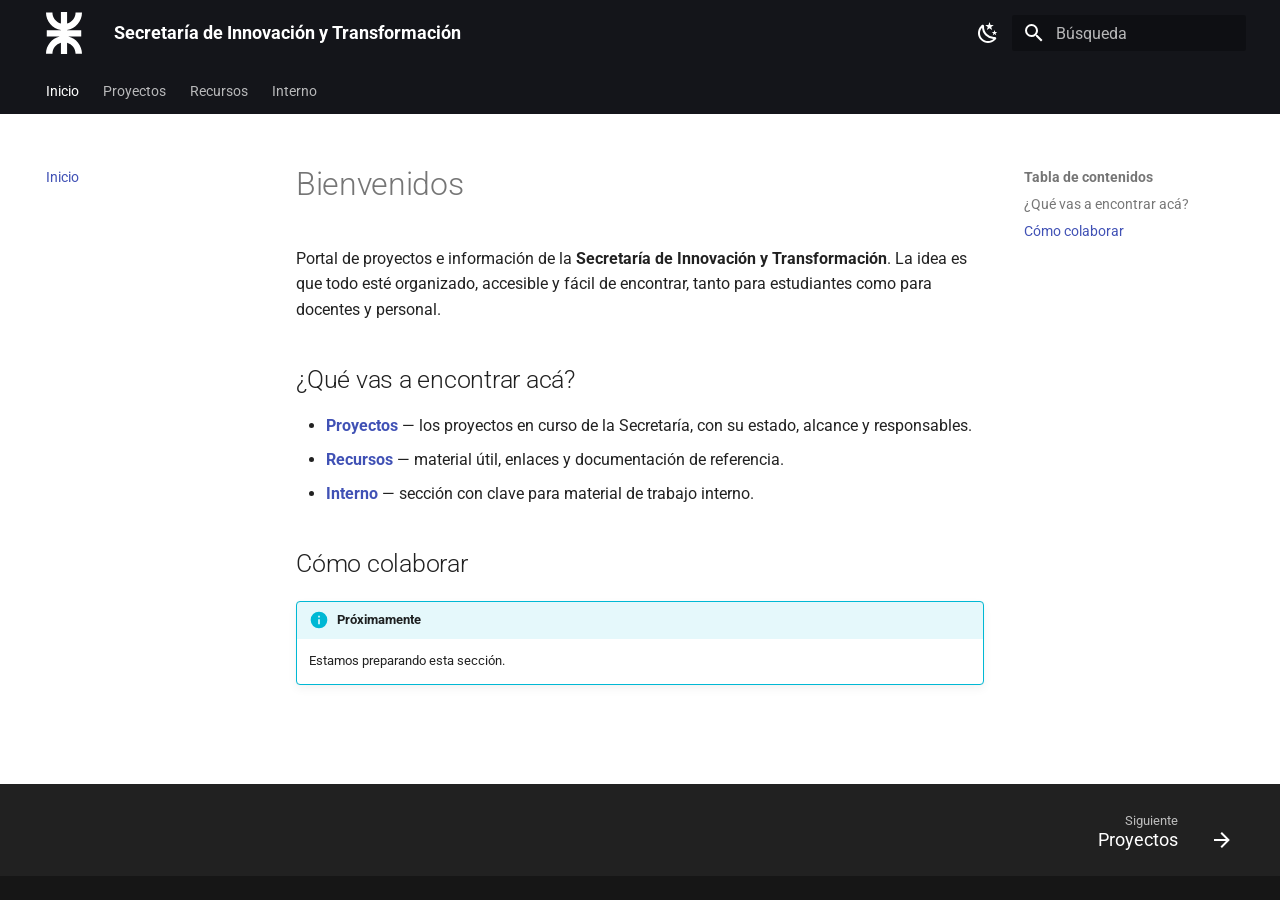
<file: index.html>
<!doctype html>
<html lang="es" class="no-js">
  <head>
    
      <meta charset="utf-8">
      <meta name="viewport" content="width=device-width,initial-scale=1">
      
        <meta name="description" content="Portal de proyectos e información de la Secretaría de Innovación y Transformación — UTN">
      
      
      
        <link rel="canonical" href="https://andrescerutti.github.io/utn-info/">
      
      
      
        <link rel="next" href="proyectos/">
      
      
        
      
      
      <link rel="icon" href="assets/utn-symbol.svg">
      <meta name="generator" content="mkdocs-1.6.1, mkdocs-material-9.7.6">
    
    
      
        <title>Secretaría de Innovación y Transformación</title>
      
    
    
      <link rel="stylesheet" href="assets/stylesheets/main.484c7ddc.min.css">
      
        
        <link rel="stylesheet" href="assets/stylesheets/palette.ab4e12ef.min.css">
      
      


    
    
      
    
    
      
        
        
        <link rel="preconnect" href="https://fonts.gstatic.com" crossorigin>
        <link rel="stylesheet" href="https://fonts.googleapis.com/css?family=Roboto:300,300i,400,400i,700,700i%7CRoboto+Mono:400,400i,700,700i&display=fallback">
        <style>:root{--md-text-font:"Roboto";--md-code-font:"Roboto Mono"}</style>
      
    
    
      <link rel="stylesheet" href="stylesheets/extra.css">
    
    <script>__md_scope=new URL(".",location),__md_hash=e=>[...e].reduce(((e,_)=>(e<<5)-e+_.charCodeAt(0)),0),__md_get=(e,_=localStorage,t=__md_scope)=>JSON.parse(_.getItem(t.pathname+"."+e)),__md_set=(e,_,t=localStorage,a=__md_scope)=>{try{t.setItem(a.pathname+"."+e,JSON.stringify(_))}catch(e){}}</script>
    
      

    
    
  </head>
  
  
    
    
      
    
    
    
    
    <body dir="ltr" data-md-color-scheme="default" data-md-color-primary="black" data-md-color-accent="indigo">
  
    
    <input class="md-toggle" data-md-toggle="drawer" type="checkbox" id="__drawer" autocomplete="off">
    <input class="md-toggle" data-md-toggle="search" type="checkbox" id="__search" autocomplete="off">
    <label class="md-overlay" for="__drawer"></label>
    <div data-md-component="skip">
      
        
        <a href="#bienvenidos" class="md-skip">
          Saltar a contenido
        </a>
      
    </div>
    <div data-md-component="announce">
      
    </div>
    
    
      

<header class="md-header" data-md-component="header">
  <nav class="md-header__inner md-grid" aria-label="Cabecera">
    <a href="." title="Secretaría de Innovación y Transformación" class="md-header__button md-logo" aria-label="Secretaría de Innovación y Transformación" data-md-component="logo">
      
  <img src="assets/utn-logo.svg" alt="logo">

    </a>
    <label class="md-header__button md-icon" for="__drawer">
      
      <svg xmlns="http://www.w3.org/2000/svg" viewBox="0 0 24 24"><path d="M3 6h18v2H3zm0 5h18v2H3zm0 5h18v2H3z"/></svg>
    </label>
    <div class="md-header__title" data-md-component="header-title">
      <div class="md-header__ellipsis">
        <div class="md-header__topic">
          <span class="md-ellipsis">
            Secretaría de Innovación y Transformación
          </span>
        </div>
        <div class="md-header__topic" data-md-component="header-topic">
          <span class="md-ellipsis">
            
              Inicio
            
          </span>
        </div>
      </div>
    </div>
    
      
        <form class="md-header__option" data-md-component="palette">
  
    
    
    
    <input class="md-option" data-md-color-media="(prefers-color-scheme: light)" data-md-color-scheme="default" data-md-color-primary="black" data-md-color-accent="indigo"  aria-label="Modo oscuro"  type="radio" name="__palette" id="__palette_0">
    
      <label class="md-header__button md-icon" title="Modo oscuro" for="__palette_1" hidden>
        <svg xmlns="http://www.w3.org/2000/svg" viewBox="0 0 24 24"><path d="m17.75 4.09-2.53 1.94.91 3.06-2.63-1.81-2.63 1.81.91-3.06-2.53-1.94L12.44 4l1.06-3 1.06 3zm3.5 6.91-1.64 1.25.59 1.98-1.7-1.17-1.7 1.17.59-1.98L15.75 11l2.06-.05L18.5 9l.69 1.95zm-2.28 4.95c.83-.08 1.72 1.1 1.19 1.85-.32.45-.66.87-1.08 1.27C15.17 23 8.84 23 4.94 19.07c-3.91-3.9-3.91-10.24 0-14.14.4-.4.82-.76 1.27-1.08.75-.53 1.93.36 1.85 1.19-.27 2.86.69 5.83 2.89 8.02a9.96 9.96 0 0 0 8.02 2.89m-1.64 2.02a12.08 12.08 0 0 1-7.8-3.47c-2.17-2.19-3.33-5-3.49-7.82-2.81 3.14-2.7 7.96.31 10.98 3.02 3.01 7.84 3.12 10.98.31"/></svg>
      </label>
    
  
    
    
    
    <input class="md-option" data-md-color-media="(prefers-color-scheme: dark)" data-md-color-scheme="slate" data-md-color-primary="black" data-md-color-accent="indigo"  aria-label="Modo claro"  type="radio" name="__palette" id="__palette_1">
    
      <label class="md-header__button md-icon" title="Modo claro" for="__palette_0" hidden>
        <svg xmlns="http://www.w3.org/2000/svg" viewBox="0 0 24 24"><path d="M12 7a5 5 0 0 1 5 5 5 5 0 0 1-5 5 5 5 0 0 1-5-5 5 5 0 0 1 5-5m0 2a3 3 0 0 0-3 3 3 3 0 0 0 3 3 3 3 0 0 0 3-3 3 3 0 0 0-3-3m0-7 2.39 3.42C13.65 5.15 12.84 5 12 5s-1.65.15-2.39.42zM3.34 7l4.16-.35A7.2 7.2 0 0 0 5.94 8.5c-.44.74-.69 1.5-.83 2.29zm.02 10 1.76-3.77a7.131 7.131 0 0 0 2.38 4.14zM20.65 7l-1.77 3.79a7.02 7.02 0 0 0-2.38-4.15zm-.01 10-4.14.36c.59-.51 1.12-1.14 1.54-1.86.42-.73.69-1.5.83-2.29zM12 22l-2.41-3.44c.74.27 1.55.44 2.41.44.82 0 1.63-.17 2.37-.44z"/></svg>
      </label>
    
  
</form>
      
    
    
      <script>var palette=__md_get("__palette");if(palette&&palette.color){if("(prefers-color-scheme)"===palette.color.media){var media=matchMedia("(prefers-color-scheme: light)"),input=document.querySelector(media.matches?"[data-md-color-media='(prefers-color-scheme: light)']":"[data-md-color-media='(prefers-color-scheme: dark)']");palette.color.media=input.getAttribute("data-md-color-media"),palette.color.scheme=input.getAttribute("data-md-color-scheme"),palette.color.primary=input.getAttribute("data-md-color-primary"),palette.color.accent=input.getAttribute("data-md-color-accent")}for(var[key,value]of Object.entries(palette.color))document.body.setAttribute("data-md-color-"+key,value)}</script>
    
    
    
      
      
        <label class="md-header__button md-icon" for="__search">
          
          <svg xmlns="http://www.w3.org/2000/svg" viewBox="0 0 24 24"><path d="M9.5 3A6.5 6.5 0 0 1 16 9.5c0 1.61-.59 3.09-1.56 4.23l.27.27h.79l5 5-1.5 1.5-5-5v-.79l-.27-.27A6.52 6.52 0 0 1 9.5 16 6.5 6.5 0 0 1 3 9.5 6.5 6.5 0 0 1 9.5 3m0 2C7 5 5 7 5 9.5S7 14 9.5 14 14 12 14 9.5 12 5 9.5 5"/></svg>
        </label>
        <div class="md-search" data-md-component="search" role="dialog">
  <label class="md-search__overlay" for="__search"></label>
  <div class="md-search__inner" role="search">
    <form class="md-search__form" name="search">
      <input type="text" class="md-search__input" name="query" aria-label="Búsqueda" placeholder="Búsqueda" autocapitalize="off" autocorrect="off" autocomplete="off" spellcheck="false" data-md-component="search-query" required>
      <label class="md-search__icon md-icon" for="__search">
        
        <svg xmlns="http://www.w3.org/2000/svg" viewBox="0 0 24 24"><path d="M9.5 3A6.5 6.5 0 0 1 16 9.5c0 1.61-.59 3.09-1.56 4.23l.27.27h.79l5 5-1.5 1.5-5-5v-.79l-.27-.27A6.52 6.52 0 0 1 9.5 16 6.5 6.5 0 0 1 3 9.5 6.5 6.5 0 0 1 9.5 3m0 2C7 5 5 7 5 9.5S7 14 9.5 14 14 12 14 9.5 12 5 9.5 5"/></svg>
        
        <svg xmlns="http://www.w3.org/2000/svg" viewBox="0 0 24 24"><path d="M20 11v2H8l5.5 5.5-1.42 1.42L4.16 12l7.92-7.92L13.5 5.5 8 11z"/></svg>
      </label>
      <nav class="md-search__options" aria-label="Buscar">
        
        <button type="reset" class="md-search__icon md-icon" title="Limpiar" aria-label="Limpiar" tabindex="-1">
          
          <svg xmlns="http://www.w3.org/2000/svg" viewBox="0 0 24 24"><path d="M19 6.41 17.59 5 12 10.59 6.41 5 5 6.41 10.59 12 5 17.59 6.41 19 12 13.41 17.59 19 19 17.59 13.41 12z"/></svg>
        </button>
      </nav>
      
        <div class="md-search__suggest" data-md-component="search-suggest"></div>
      
    </form>
    <div class="md-search__output">
      <div class="md-search__scrollwrap" tabindex="0" data-md-scrollfix>
        <div class="md-search-result" data-md-component="search-result">
          <div class="md-search-result__meta">
            Inicializando búsqueda
          </div>
          <ol class="md-search-result__list" role="presentation"></ol>
        </div>
      </div>
    </div>
  </div>
</div>
      
    
    
  </nav>
  
</header>
    
    <div class="md-container" data-md-component="container">
      
      
        
          
            
<nav class="md-tabs" aria-label="Pestañas" data-md-component="tabs">
  <div class="md-grid">
    <ul class="md-tabs__list">
      
        
  
  
  
    
  
  
    <li class="md-tabs__item md-tabs__item--active">
      <a href="." class="md-tabs__link">
        
  
  
    
  
  Inicio

      </a>
    </li>
  

      
        
  
  
  
  
    
    
      <li class="md-tabs__item">
        <a href="proyectos/" class="md-tabs__link">
          
  
  
  Proyectos

        </a>
      </li>
    
  

      
        
  
  
  
  
    <li class="md-tabs__item">
      <a href="recursos/" class="md-tabs__link">
        
  
  
    
  
  Recursos

      </a>
    </li>
  

      
        
  
  
  
  
    <li class="md-tabs__item">
      <a href="interno/" class="md-tabs__link">
        
  
  
    
  
  Interno

      </a>
    </li>
  

      
    </ul>
  </div>
</nav>
          
        
      
      <main class="md-main" data-md-component="main">
        <div class="md-main__inner md-grid">
          
            
              
              <div class="md-sidebar md-sidebar--primary" data-md-component="sidebar" data-md-type="navigation" >
                <div class="md-sidebar__scrollwrap">
                  <div class="md-sidebar__inner">
                    


  


<nav class="md-nav md-nav--primary md-nav--lifted" aria-label="Navegación" data-md-level="0">
  <label class="md-nav__title" for="__drawer">
    <a href="." title="Secretaría de Innovación y Transformación" class="md-nav__button md-logo" aria-label="Secretaría de Innovación y Transformación" data-md-component="logo">
      
  <img src="assets/utn-logo.svg" alt="logo">

    </a>
    Secretaría de Innovación y Transformación
  </label>
  
  <ul class="md-nav__list" data-md-scrollfix>
    
      
      
  
  
    
  
  
  
    <li class="md-nav__item md-nav__item--active">
      
      <input class="md-nav__toggle md-toggle" type="checkbox" id="__toc">
      
      
        
      
      
        <label class="md-nav__link md-nav__link--active" for="__toc">
          
  
  
  <span class="md-ellipsis">
    
  
    Inicio
  

    
  </span>
  
  

          <span class="md-nav__icon md-icon"></span>
        </label>
      
      <a href="." class="md-nav__link md-nav__link--active">
        
  
  
  <span class="md-ellipsis">
    
  
    Inicio
  

    
  </span>
  
  

      </a>
      
        

<nav class="md-nav md-nav--secondary" aria-label="Tabla de contenidos">
  
  
  
    
  
  
    <label class="md-nav__title" for="__toc">
      <span class="md-nav__icon md-icon"></span>
      Tabla de contenidos
    </label>
    <ul class="md-nav__list" data-md-component="toc" data-md-scrollfix>
      
        <li class="md-nav__item">
  <a href="#que-vas-a-encontrar-aca" class="md-nav__link">
    <span class="md-ellipsis">
      
        ¿Qué vas a encontrar acá?
      
    </span>
  </a>
  
</li>
      
        <li class="md-nav__item">
  <a href="#como-colaborar" class="md-nav__link">
    <span class="md-ellipsis">
      
        Cómo colaborar
      
    </span>
  </a>
  
</li>
      
    </ul>
  
</nav>
      
    </li>
  

    
      
      
  
  
  
  
    
    
    
    
      
      
        
      
    
    
    <li class="md-nav__item md-nav__item--nested">
      
        
        
        <input class="md-nav__toggle md-toggle " type="checkbox" id="__nav_2" >
        
          
          <label class="md-nav__link" for="__nav_2" id="__nav_2_label" tabindex="0">
            
  
  
  <span class="md-ellipsis">
    
  
    Proyectos
  

    
  </span>
  
  

            <span class="md-nav__icon md-icon"></span>
          </label>
        
        <nav class="md-nav" data-md-level="1" aria-labelledby="__nav_2_label" aria-expanded="false">
          <label class="md-nav__title" for="__nav_2">
            <span class="md-nav__icon md-icon"></span>
            
  
    Proyectos
  

          </label>
          <ul class="md-nav__list" data-md-scrollfix>
            
              
                
  
  
  
  
    <li class="md-nav__item">
      <a href="proyectos/" class="md-nav__link">
        
  
  
  <span class="md-ellipsis">
    
  
    Proyectos
  

    
  </span>
  
  

      </a>
    </li>
  

              
            
              
                
  
  
  
  
    <li class="md-nav__item">
      <a href="proyectos/estacionamiento/" class="md-nav__link">
        
  
  
  <span class="md-ellipsis">
    
  
    Estacionamiento (Cochera 2.0)
  

    
  </span>
  
  

      </a>
    </li>
  

              
            
              
                
  
  
  
  
    <li class="md-nav__item">
      <a href="proyectos/asignacion-espacios/" class="md-nav__link">
        
  
  
  <span class="md-ellipsis">
    
  
    Asignación de espacios y aulas
  

    
  </span>
  
  

      </a>
    </li>
  

              
            
              
                
  
  
  
  
    <li class="md-nav__item">
      <a href="proyectos/camaras-seguridad/" class="md-nav__link">
        
  
  
  <span class="md-ellipsis">
    
  
    Cámaras de seguridad
  

    
  </span>
  
  

      </a>
    </li>
  

              
            
              
                
  
  
  
  
    <li class="md-nav__item">
      <a href="proyectos/jefatura/" class="md-nav__link">
        
  
  
  <span class="md-ellipsis">
    
  
    Jefatura del Área (Operaciones TIC)
  

    
  </span>
  
  

      </a>
    </li>
  

              
            
              
                
  
  
  
  
    <li class="md-nav__item">
      <a href="proyectos/gestion-rae/" class="md-nav__link">
        
  
  
  <span class="md-ellipsis">
    
  
    Gestión de RAE
  

    
  </span>
  
  

      </a>
    </li>
  

              
            
              
                
  
  
  
  
    <li class="md-nav__item">
      <a href="proyectos/becarios-pasantes/" class="md-nav__link">
        
  
  
  <span class="md-ellipsis">
    
  
    Programa de becarios y pasantes
  

    
  </span>
  
  

      </a>
    </li>
  

              
            
              
                
  
  
  
  
    <li class="md-nav__item">
      <a href="proyectos/diplomatura-ciberseguridad/" class="md-nav__link">
        
  
  
  <span class="md-ellipsis">
    
  
    Diplomatura en Ciberseguridad
  

    
  </span>
  
  

      </a>
    </li>
  

              
            
          </ul>
        </nav>
      
    </li>
  

    
      
      
  
  
  
  
    <li class="md-nav__item">
      <a href="recursos/" class="md-nav__link">
        
  
  
  <span class="md-ellipsis">
    
  
    Recursos
  

    
  </span>
  
  

      </a>
    </li>
  

    
      
      
  
  
  
  
    <li class="md-nav__item">
      <a href="interno/" class="md-nav__link">
        
  
  
  <span class="md-ellipsis">
    
  
    Interno
  

    
  </span>
  
  

      </a>
    </li>
  

    
  </ul>
</nav>
                  </div>
                </div>
              </div>
            
            
              
              <div class="md-sidebar md-sidebar--secondary" data-md-component="sidebar" data-md-type="toc" >
                <div class="md-sidebar__scrollwrap">
                  <div class="md-sidebar__inner">
                    

<nav class="md-nav md-nav--secondary" aria-label="Tabla de contenidos">
  
  
  
    
  
  
    <label class="md-nav__title" for="__toc">
      <span class="md-nav__icon md-icon"></span>
      Tabla de contenidos
    </label>
    <ul class="md-nav__list" data-md-component="toc" data-md-scrollfix>
      
        <li class="md-nav__item">
  <a href="#que-vas-a-encontrar-aca" class="md-nav__link">
    <span class="md-ellipsis">
      
        ¿Qué vas a encontrar acá?
      
    </span>
  </a>
  
</li>
      
        <li class="md-nav__item">
  <a href="#como-colaborar" class="md-nav__link">
    <span class="md-ellipsis">
      
        Cómo colaborar
      
    </span>
  </a>
  
</li>
      
    </ul>
  
</nav>
                  </div>
                </div>
              </div>
            
          
          
            <div class="md-content" data-md-component="content">
              
              <article class="md-content__inner md-typeset">
                
                  



<h1 id="bienvenidos">Bienvenidos<a class="headerlink" href="#bienvenidos" title="Permanent link">&para;</a></h1>
<p>Portal de proyectos e información de la <strong>Secretaría de Innovación y
Transformación</strong>. La idea es que todo esté organizado, accesible y fácil de
encontrar, tanto para estudiantes como para docentes y personal.</p>
<h2 id="que-vas-a-encontrar-aca">¿Qué vas a encontrar acá?<a class="headerlink" href="#que-vas-a-encontrar-aca" title="Permanent link">&para;</a></h2>
<ul>
<li><a href="proyectos/"><strong>Proyectos</strong></a> — los proyectos en curso de la Secretaría, con su estado, alcance y responsables.</li>
<li><a href="recursos/"><strong>Recursos</strong></a> — material útil, enlaces y documentación de referencia.</li>
<li><a href="interno/"><strong>Interno</strong></a> — sección con clave para material de trabajo interno.</li>
</ul>
<h2 id="como-colaborar">Cómo colaborar<a class="headerlink" href="#como-colaborar" title="Permanent link">&para;</a></h2>
<div class="admonition info">
<p class="admonition-title">Próximamente</p>
<p>Estamos preparando esta sección.</p>
</div>












                
              </article>
            </div>
          
          
<script>var target=document.getElementById(location.hash.slice(1));target&&target.name&&(target.checked=target.name.startsWith("__tabbed_"))</script>
        </div>
        
          <button type="button" class="md-top md-icon" data-md-component="top" hidden>
  
  <svg xmlns="http://www.w3.org/2000/svg" viewBox="0 0 24 24"><path d="M13 20h-2V8l-5.5 5.5-1.42-1.42L12 4.16l7.92 7.92-1.42 1.42L13 8z"/></svg>
  Volver al principio
</button>
        
      </main>
      
        <footer class="md-footer">
  
    
      
      <nav class="md-footer__inner md-grid" aria-label="Pie" >
        
        
          
          <a href="proyectos/" class="md-footer__link md-footer__link--next" aria-label="Siguiente: Proyectos">
            <div class="md-footer__title">
              <span class="md-footer__direction">
                Siguiente
              </span>
              <div class="md-ellipsis">
                Proyectos
              </div>
            </div>
            <div class="md-footer__button md-icon">
              
              <svg xmlns="http://www.w3.org/2000/svg" viewBox="0 0 24 24"><path d="M4 11v2h12l-5.5 5.5 1.42 1.42L19.84 12l-7.92-7.92L10.5 5.5 16 11z"/></svg>
            </div>
          </a>
        
      </nav>
    
  
  <div class="md-footer-meta md-typeset">
    <div class="md-footer-meta__inner md-grid">
      <div class="md-copyright">
  
  
</div>
      
    </div>
  </div>
</footer>
      
    </div>
    <div class="md-dialog" data-md-component="dialog">
      <div class="md-dialog__inner md-typeset"></div>
    </div>
    
    
    
      
      
      <script id="__config" type="application/json">{"annotate": null, "base": ".", "features": ["navigation.tabs", "navigation.sections", "navigation.top", "navigation.footer", "search.suggest", "search.highlight", "content.code.copy"], "search": "assets/javascripts/workers/search.2c215733.min.js", "tags": null, "translations": {"clipboard.copied": "Copiado al portapapeles", "clipboard.copy": "Copiar al portapapeles", "search.result.more.one": "1 m\u00e1s en esta p\u00e1gina", "search.result.more.other": "# m\u00e1s en esta p\u00e1gina", "search.result.none": "No se encontraron documentos", "search.result.one": "1 documento encontrado", "search.result.other": "# documentos encontrados", "search.result.placeholder": "Teclee para comenzar b\u00fasqueda", "search.result.term.missing": "Falta", "select.version": "Seleccionar versi\u00f3n"}, "version": null}</script>
    
    
      <script src="assets/javascripts/bundle.79ae519e.min.js"></script>
      
    
  </body>
</html>
</file>
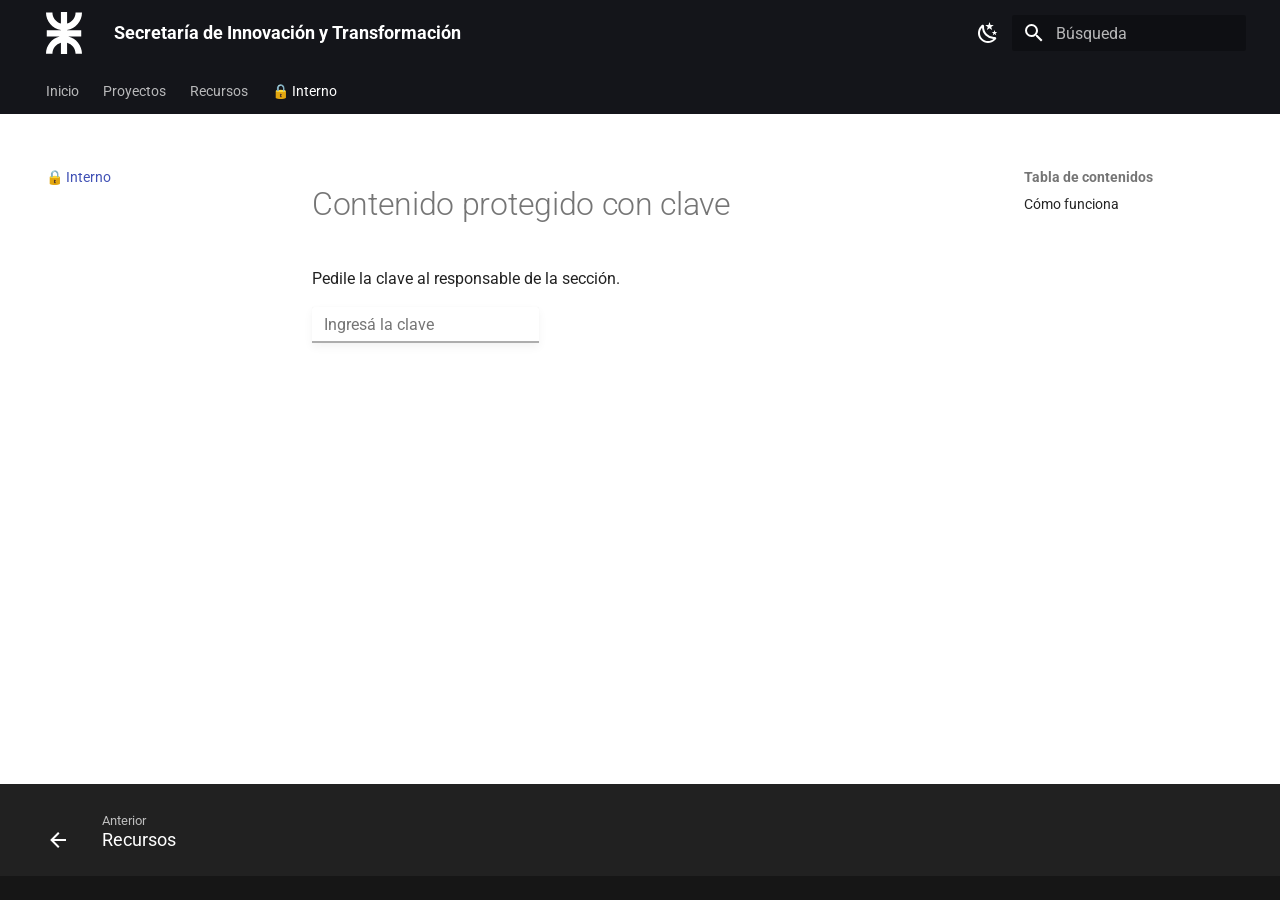
<file: interno/index.html>
<!doctype html>
<html lang="es" class="no-js">
  <head>
    
      <meta charset="utf-8">
      <meta name="viewport" content="width=device-width,initial-scale=1">
      
        <meta name="description" content="Portal de proyectos e información de la Secretaría de Innovación y Transformación — UTN">
      
      
      
        <link rel="canonical" href="https://andrescerutti.github.io/utn-info/interno/">
      
      
        <link rel="prev" href="../recursos/">
      
      
      
        
      
      
      <link rel="icon" href="../assets/utn-symbol.svg">
      <meta name="generator" content="mkdocs-1.6.1, mkdocs-material-9.7.6">
    
    
      
        <title>🔒 Interno - Secretaría de Innovación y Transformación</title>
      
    
    
      <link rel="stylesheet" href="../assets/stylesheets/main.484c7ddc.min.css">
      
        
        <link rel="stylesheet" href="../assets/stylesheets/palette.ab4e12ef.min.css">
      
      


    
    
      
    
    
      
        
        
        <link rel="preconnect" href="https://fonts.gstatic.com" crossorigin>
        <link rel="stylesheet" href="https://fonts.googleapis.com/css?family=Roboto:300,300i,400,400i,700,700i%7CRoboto+Mono:400,400i,700,700i&display=fallback">
        <style>:root{--md-text-font:"Roboto";--md-code-font:"Roboto Mono"}</style>
      
    
    
      <link rel="stylesheet" href="../stylesheets/extra.css">
    
    <script>__md_scope=new URL("..",location),__md_hash=e=>[...e].reduce(((e,_)=>(e<<5)-e+_.charCodeAt(0)),0),__md_get=(e,_=localStorage,t=__md_scope)=>JSON.parse(_.getItem(t.pathname+"."+e)),__md_set=(e,_,t=localStorage,a=__md_scope)=>{try{t.setItem(a.pathname+"."+e,JSON.stringify(_))}catch(e){}}</script>
    
      

    
    
  </head>
  
  
    
    
      
    
    
    
    
    <body dir="ltr" data-md-color-scheme="default" data-md-color-primary="black" data-md-color-accent="indigo">
  
    
    <input class="md-toggle" data-md-toggle="drawer" type="checkbox" id="__drawer" autocomplete="off">
    <input class="md-toggle" data-md-toggle="search" type="checkbox" id="__search" autocomplete="off">
    <label class="md-overlay" for="__drawer"></label>
    <div data-md-component="skip">
      
        
        <a href="#seccion-interna" class="md-skip">
          Saltar a contenido
        </a>
      
    </div>
    <div data-md-component="announce">
      
    </div>
    
    
      

<header class="md-header" data-md-component="header">
  <nav class="md-header__inner md-grid" aria-label="Cabecera">
    <a href=".." title="Secretaría de Innovación y Transformación" class="md-header__button md-logo" aria-label="Secretaría de Innovación y Transformación" data-md-component="logo">
      
  <img src="../assets/utn-logo.svg" alt="logo">

    </a>
    <label class="md-header__button md-icon" for="__drawer">
      
      <svg xmlns="http://www.w3.org/2000/svg" viewBox="0 0 24 24"><path d="M3 6h18v2H3zm0 5h18v2H3zm0 5h18v2H3z"/></svg>
    </label>
    <div class="md-header__title" data-md-component="header-title">
      <div class="md-header__ellipsis">
        <div class="md-header__topic">
          <span class="md-ellipsis">
            Secretaría de Innovación y Transformación
          </span>
        </div>
        <div class="md-header__topic" data-md-component="header-topic">
          <span class="md-ellipsis">
            
              🔒 Interno
            
          </span>
        </div>
      </div>
    </div>
    
      
        <form class="md-header__option" data-md-component="palette">
  
    
    
    
    <input class="md-option" data-md-color-media="(prefers-color-scheme: light)" data-md-color-scheme="default" data-md-color-primary="black" data-md-color-accent="indigo"  aria-label="Modo oscuro"  type="radio" name="__palette" id="__palette_0">
    
      <label class="md-header__button md-icon" title="Modo oscuro" for="__palette_1" hidden>
        <svg xmlns="http://www.w3.org/2000/svg" viewBox="0 0 24 24"><path d="m17.75 4.09-2.53 1.94.91 3.06-2.63-1.81-2.63 1.81.91-3.06-2.53-1.94L12.44 4l1.06-3 1.06 3zm3.5 6.91-1.64 1.25.59 1.98-1.7-1.17-1.7 1.17.59-1.98L15.75 11l2.06-.05L18.5 9l.69 1.95zm-2.28 4.95c.83-.08 1.72 1.1 1.19 1.85-.32.45-.66.87-1.08 1.27C15.17 23 8.84 23 4.94 19.07c-3.91-3.9-3.91-10.24 0-14.14.4-.4.82-.76 1.27-1.08.75-.53 1.93.36 1.85 1.19-.27 2.86.69 5.83 2.89 8.02a9.96 9.96 0 0 0 8.02 2.89m-1.64 2.02a12.08 12.08 0 0 1-7.8-3.47c-2.17-2.19-3.33-5-3.49-7.82-2.81 3.14-2.7 7.96.31 10.98 3.02 3.01 7.84 3.12 10.98.31"/></svg>
      </label>
    
  
    
    
    
    <input class="md-option" data-md-color-media="(prefers-color-scheme: dark)" data-md-color-scheme="slate" data-md-color-primary="black" data-md-color-accent="indigo"  aria-label="Modo claro"  type="radio" name="__palette" id="__palette_1">
    
      <label class="md-header__button md-icon" title="Modo claro" for="__palette_0" hidden>
        <svg xmlns="http://www.w3.org/2000/svg" viewBox="0 0 24 24"><path d="M12 7a5 5 0 0 1 5 5 5 5 0 0 1-5 5 5 5 0 0 1-5-5 5 5 0 0 1 5-5m0 2a3 3 0 0 0-3 3 3 3 0 0 0 3 3 3 3 0 0 0 3-3 3 3 0 0 0-3-3m0-7 2.39 3.42C13.65 5.15 12.84 5 12 5s-1.65.15-2.39.42zM3.34 7l4.16-.35A7.2 7.2 0 0 0 5.94 8.5c-.44.74-.69 1.5-.83 2.29zm.02 10 1.76-3.77a7.131 7.131 0 0 0 2.38 4.14zM20.65 7l-1.77 3.79a7.02 7.02 0 0 0-2.38-4.15zm-.01 10-4.14.36c.59-.51 1.12-1.14 1.54-1.86.42-.73.69-1.5.83-2.29zM12 22l-2.41-3.44c.74.27 1.55.44 2.41.44.82 0 1.63-.17 2.37-.44z"/></svg>
      </label>
    
  
</form>
      
    
    
      <script>var palette=__md_get("__palette");if(palette&&palette.color){if("(prefers-color-scheme)"===palette.color.media){var media=matchMedia("(prefers-color-scheme: light)"),input=document.querySelector(media.matches?"[data-md-color-media='(prefers-color-scheme: light)']":"[data-md-color-media='(prefers-color-scheme: dark)']");palette.color.media=input.getAttribute("data-md-color-media"),palette.color.scheme=input.getAttribute("data-md-color-scheme"),palette.color.primary=input.getAttribute("data-md-color-primary"),palette.color.accent=input.getAttribute("data-md-color-accent")}for(var[key,value]of Object.entries(palette.color))document.body.setAttribute("data-md-color-"+key,value)}</script>
    
    
    
      
      
        <label class="md-header__button md-icon" for="__search">
          
          <svg xmlns="http://www.w3.org/2000/svg" viewBox="0 0 24 24"><path d="M9.5 3A6.5 6.5 0 0 1 16 9.5c0 1.61-.59 3.09-1.56 4.23l.27.27h.79l5 5-1.5 1.5-5-5v-.79l-.27-.27A6.52 6.52 0 0 1 9.5 16 6.5 6.5 0 0 1 3 9.5 6.5 6.5 0 0 1 9.5 3m0 2C7 5 5 7 5 9.5S7 14 9.5 14 14 12 14 9.5 12 5 9.5 5"/></svg>
        </label>
        <div class="md-search" data-md-component="search" role="dialog">
  <label class="md-search__overlay" for="__search"></label>
  <div class="md-search__inner" role="search">
    <form class="md-search__form" name="search">
      <input type="text" class="md-search__input" name="query" aria-label="Búsqueda" placeholder="Búsqueda" autocapitalize="off" autocorrect="off" autocomplete="off" spellcheck="false" data-md-component="search-query" required>
      <label class="md-search__icon md-icon" for="__search">
        
        <svg xmlns="http://www.w3.org/2000/svg" viewBox="0 0 24 24"><path d="M9.5 3A6.5 6.5 0 0 1 16 9.5c0 1.61-.59 3.09-1.56 4.23l.27.27h.79l5 5-1.5 1.5-5-5v-.79l-.27-.27A6.52 6.52 0 0 1 9.5 16 6.5 6.5 0 0 1 3 9.5 6.5 6.5 0 0 1 9.5 3m0 2C7 5 5 7 5 9.5S7 14 9.5 14 14 12 14 9.5 12 5 9.5 5"/></svg>
        
        <svg xmlns="http://www.w3.org/2000/svg" viewBox="0 0 24 24"><path d="M20 11v2H8l5.5 5.5-1.42 1.42L4.16 12l7.92-7.92L13.5 5.5 8 11z"/></svg>
      </label>
      <nav class="md-search__options" aria-label="Buscar">
        
        <button type="reset" class="md-search__icon md-icon" title="Limpiar" aria-label="Limpiar" tabindex="-1">
          
          <svg xmlns="http://www.w3.org/2000/svg" viewBox="0 0 24 24"><path d="M19 6.41 17.59 5 12 10.59 6.41 5 5 6.41 10.59 12 5 17.59 6.41 19 12 13.41 17.59 19 19 17.59 13.41 12z"/></svg>
        </button>
      </nav>
      
        <div class="md-search__suggest" data-md-component="search-suggest"></div>
      
    </form>
    <div class="md-search__output">
      <div class="md-search__scrollwrap" tabindex="0" data-md-scrollfix>
        <div class="md-search-result" data-md-component="search-result">
          <div class="md-search-result__meta">
            Inicializando búsqueda
          </div>
          <ol class="md-search-result__list" role="presentation"></ol>
        </div>
      </div>
    </div>
  </div>
</div>
      
    
    
  </nav>
  
</header>
    
    <div class="md-container" data-md-component="container">
      
      
        
          
            
<nav class="md-tabs" aria-label="Pestañas" data-md-component="tabs">
  <div class="md-grid">
    <ul class="md-tabs__list">
      
        
  
  
  
  
    <li class="md-tabs__item">
      <a href=".." class="md-tabs__link">
        
  
  
    
  
  Inicio

      </a>
    </li>
  

      
        
  
  
  
  
    
    
      <li class="md-tabs__item">
        <a href="../proyectos/" class="md-tabs__link">
          
  
  
  Proyectos

        </a>
      </li>
    
  

      
        
  
  
  
  
    <li class="md-tabs__item">
      <a href="../recursos/" class="md-tabs__link">
        
  
  
    
  
  Recursos

      </a>
    </li>
  

      
        
  
  
  
    
  
  
    <li class="md-tabs__item md-tabs__item--active">
      <a href="./" class="md-tabs__link">
        
  
  
    
  
  🔒 Interno

      </a>
    </li>
  

      
    </ul>
  </div>
</nav>
          
        
      
      <main class="md-main" data-md-component="main">
        <div class="md-main__inner md-grid">
          
            
              
              <div class="md-sidebar md-sidebar--primary" data-md-component="sidebar" data-md-type="navigation" >
                <div class="md-sidebar__scrollwrap">
                  <div class="md-sidebar__inner">
                    


  


<nav class="md-nav md-nav--primary md-nav--lifted" aria-label="Navegación" data-md-level="0">
  <label class="md-nav__title" for="__drawer">
    <a href=".." title="Secretaría de Innovación y Transformación" class="md-nav__button md-logo" aria-label="Secretaría de Innovación y Transformación" data-md-component="logo">
      
  <img src="../assets/utn-logo.svg" alt="logo">

    </a>
    Secretaría de Innovación y Transformación
  </label>
  
  <ul class="md-nav__list" data-md-scrollfix>
    
      
      
  
  
  
  
    <li class="md-nav__item">
      <a href=".." class="md-nav__link">
        
  
  
  <span class="md-ellipsis">
    
  
    Inicio
  

    
  </span>
  
  

      </a>
    </li>
  

    
      
      
  
  
  
  
    
    
    
    
      
      
        
      
    
    
    <li class="md-nav__item md-nav__item--nested">
      
        
        
        <input class="md-nav__toggle md-toggle " type="checkbox" id="__nav_2" >
        
          
          <label class="md-nav__link" for="__nav_2" id="__nav_2_label" tabindex="0">
            
  
  
  <span class="md-ellipsis">
    
  
    Proyectos
  

    
  </span>
  
  

            <span class="md-nav__icon md-icon"></span>
          </label>
        
        <nav class="md-nav" data-md-level="1" aria-labelledby="__nav_2_label" aria-expanded="false">
          <label class="md-nav__title" for="__nav_2">
            <span class="md-nav__icon md-icon"></span>
            
  
    Proyectos
  

          </label>
          <ul class="md-nav__list" data-md-scrollfix>
            
              
                
  
  
  
  
    <li class="md-nav__item">
      <a href="../proyectos/" class="md-nav__link">
        
  
  
  <span class="md-ellipsis">
    
  
    Proyectos
  

    
  </span>
  
  

      </a>
    </li>
  

              
            
              
                
  
  
  
  
    <li class="md-nav__item">
      <a href="../proyectos/estacionamiento/" class="md-nav__link">
        
  
  
  <span class="md-ellipsis">
    
  
    Estacionamiento (Cochera 2.0)
  

    
  </span>
  
  

      </a>
    </li>
  

              
            
              
                
  
  
  
  
    <li class="md-nav__item">
      <a href="../proyectos/asignacion-espacios/" class="md-nav__link">
        
  
  
  <span class="md-ellipsis">
    
  
    Asignación de espacios y aulas
  

    
  </span>
  
  

      </a>
    </li>
  

              
            
              
                
  
  
  
  
    <li class="md-nav__item">
      <a href="../proyectos/camaras-seguridad/" class="md-nav__link">
        
  
  
  <span class="md-ellipsis">
    
  
    Cámaras de seguridad
  

    
  </span>
  
  

      </a>
    </li>
  

              
            
              
                
  
  
  
  
    <li class="md-nav__item">
      <a href="../proyectos/jefatura/" class="md-nav__link">
        
  
  
  <span class="md-ellipsis">
    
  
    Jefatura del Área (Operaciones TIC)
  

    
  </span>
  
  

      </a>
    </li>
  

              
            
              
                
  
  
  
  
    <li class="md-nav__item">
      <a href="../proyectos/gestion-rae/" class="md-nav__link">
        
  
  
  <span class="md-ellipsis">
    
  
    Gestión de RAE
  

    
  </span>
  
  

      </a>
    </li>
  

              
            
              
                
  
  
  
  
    <li class="md-nav__item">
      <a href="../proyectos/becarios-pasantes/" class="md-nav__link">
        
  
  
  <span class="md-ellipsis">
    
  
    Programa de becarios y pasantes
  

    
  </span>
  
  

      </a>
    </li>
  

              
            
              
                
  
  
  
  
    <li class="md-nav__item">
      <a href="../proyectos/diplomatura-ciberseguridad/" class="md-nav__link">
        
  
  
  <span class="md-ellipsis">
    
  
    Diplomatura en Ciberseguridad
  

    
  </span>
  
  

      </a>
    </li>
  

              
            
          </ul>
        </nav>
      
    </li>
  

    
      
      
  
  
  
  
    <li class="md-nav__item">
      <a href="../recursos/" class="md-nav__link">
        
  
  
  <span class="md-ellipsis">
    
  
    Recursos
  

    
  </span>
  
  

      </a>
    </li>
  

    
      
      
  
  
    
  
  
  
    <li class="md-nav__item md-nav__item--active">
      
      <input class="md-nav__toggle md-toggle" type="checkbox" id="__toc">
      
      
        
      
      
        <label class="md-nav__link md-nav__link--active" for="__toc">
          
  
  
  <span class="md-ellipsis">
    
  
    🔒 Interno
  

    
  </span>
  
  

          <span class="md-nav__icon md-icon"></span>
        </label>
      
      <a href="./" class="md-nav__link md-nav__link--active">
        
  
  
  <span class="md-ellipsis">
    
  
    🔒 Interno
  

    
  </span>
  
  

      </a>
      
        

<nav class="md-nav md-nav--secondary" aria-label="Tabla de contenidos">
  
  
  
    
  
  
    <label class="md-nav__title" for="__toc">
      <span class="md-nav__icon md-icon"></span>
      Tabla de contenidos
    </label>
    <ul class="md-nav__list" data-md-component="toc" data-md-scrollfix>
      
        <li class="md-nav__item">
  <a href="#como-funciona" class="md-nav__link">
    <span class="md-ellipsis">
      
        Cómo funciona
      
    </span>
  </a>
  
</li>
      
    </ul>
  
</nav>
      
    </li>
  

    
  </ul>
</nav>
                  </div>
                </div>
              </div>
            
            
              
              <div class="md-sidebar md-sidebar--secondary" data-md-component="sidebar" data-md-type="toc" >
                <div class="md-sidebar__scrollwrap">
                  <div class="md-sidebar__inner">
                    

<nav class="md-nav md-nav--secondary" aria-label="Tabla de contenidos">
  
  
  
    
  
  
    <label class="md-nav__title" for="__toc">
      <span class="md-nav__icon md-icon"></span>
      Tabla de contenidos
    </label>
    <ul class="md-nav__list" data-md-component="toc" data-md-scrollfix>
      
        <li class="md-nav__item">
  <a href="#como-funciona" class="md-nav__link">
    <span class="md-ellipsis">
      
        Cómo funciona
      
    </span>
  </a>
  
</li>
      
    </ul>
  
</nav>
                  </div>
                </div>
              </div>
            
          
          
            <div class="md-content" data-md-component="content">
              
              <article class="md-content__inner md-typeset">
                
                  



<div id="mkdocs-encrypted-content" style="display:none">mKH6XUiUkOuuoxJlXDpioA==;8k25QrH8UN/2kmBGma00fmTuX8wTFqfICpYWnoQc1l7WAbzzmHNzwiwGgziLY08Llo9rLwaSf7qfRUTDCMYdMApTg0vRsEZSthnR04yLiJ13R5fwlcFNWfBnTQUfgYv/NiCzFapqFFj31fyQJzR2GO1Y6wU512xrRa7rMoyHgv1uTxnkZRlFdPkHEwMQLprFOaFI30LjXOamTXCqPU1GDlT/Z+QskJyJCEcPaZXxpIvngQFCQnMkc2ZGE7bkSjacmWTrWmuEobr3BdQ0iHafbK4YLpyYnp9zFl9i6P0TV8O4kKU1wknL+9vaWeLj7RP63Eh06tY8KfoPTUUH2hss1wZ+87GG6uqScSBl+MHr74+x/kx2Zw+msExM56TiGmHfALIHsWt79AgQHbQdoStYnGOppnBNGwc8wdYY7g/2NnooxYgKIxI+y+A+Z/z5H651c+PZyj38faNhH5RE9UrI4oxFH16+1k5oyt/+01aKyQQ+WKEDKD00N/eVCUrhIwj5CjXaOmQeQzYOlQRVbhusJazmoN0x414IOLNoGRQkZFwy2Ed6BfXhOEA6v0jTc4WrL5jzjZzZZqDdigAYd/1MSrBNVOHryUbvGqBqTLwEaeeh27Dca0ySWwYnw+1Q1qHpWTRR3R0s8HR01yO8HMCOrJBNPoKzVawrTekroioUNz0whqJwgCq/O5fyZGxjgJ9phxJ+0uCVN+r6jq4GTOdpI6sfRHQCMMO2IKduFO3FS42rGFTi4DJGq3qBNN/KSPDtslNGQ+CvnHzQVxgkykePnKyw0GTVv1XS0qzFsiagA4JUoWHrKvDB2axTCd3VbK67NYPX/TH2enn7SNBQGFDN3kf4UEccfHTKXPROZUnn0LyqdyIjObMd1VMqYclId1zKoJUX4yjaXnwOoGz0w0ePwHLx2mCMD6O4m/GYNStwDcNU9daY2mGcgetaqf4mD/89ClbAQzdc5gillUgGs28RkCd+Tg/9fs1VZ+SOn2yviJlKwxTRvVXk0jo3Sf56hWew3mROxCM8IIgyaWWQUwhKOuzldH65LaQZgw+l7ZrWMaR7mg4b/zVFdfc7O7GYed07F8bR/7QxF+St/3n9s3kLjXLH3SJDpI4qkMRgBuWiiGPMY8Gf/3wF03dLY2eNkR3yRDYg/Vxw79uYDx8exgZuYSe4+8kvqUQvRamnl1qSg3gE4Ku4IjvbFnbyWTjgBOFOr9/EkLLbiw+3JWEgoudAm0A10amU/v4P+Z4tPRMmhDNL8jaQXjCdD/BgIIju79qYkjavqhi94Ulil66ZzNmElfrd/O6ps6JaDBGf+MGe2fHGi74NqGDPCKHFszRE9XcpZc3t0VrjgD92/hqLfeW0jk8Fv5Qx8XqAsGkaaSZOT6eApqsIBFSIc2dQeUJXgPZn/d8Z0yRAh9nWMdY9XqY5Qg==</div>
<div id="mkdocs-decrypted-content" style="display:none">
    <form id="mkdocs-decrypt-form" class="md-content__inner md-typeset">
        <h1>Contenido protegido con clave</h1>
        <p>Pedile la clave al responsable de la sección.</p>
        <input class="md-input" type="password" id="mkdocs-content-password" placeholder="Ingresá la clave">
        
        <p id="mkdocs-decrypt-msg"></p>
    </form>
</div>

<script type="text/javascript">
var encryptcontent_id = "encryptcontent_1";
var encryptcontent_path = "utn-info/interno/";
var decryption_failure_message = "Clave incorrecta, prob\u00e1 de nuevo";
var encryptcontent_keystore = ["pf+rXMeWyO4nZZv7cfrjMg==;ZOMvAO/uFHFN87Xopo4Kz74wgGe/8qjW+q6Cz9k9muscyMPxhrYQkEm6h7AzWK8WyoileRuWpzTG00SLE2dCd8DyIyn5Bl+nkHN2CW8Me75lIBOc8/aik/UKTTNnBKm/;S0i3GLCvGuWKmBXV1ZlMNQ=="];
var encryptcontent_obfuscate = 0;

const encryptcontent_event = new Event("encryptcontent_event");
var encryptcontent_done = false;
</script>
<script type="module">
if (!window.hasOwnProperty("init_decryptor")) {
    import("../assets/javascripts/decrypt-contents.js");
} else {
    init_decryptor();
}
</script>












                
              </article>
            </div>
          
          
<script>var target=document.getElementById(location.hash.slice(1));target&&target.name&&(target.checked=target.name.startsWith("__tabbed_"))</script>
        </div>
        
          <button type="button" class="md-top md-icon" data-md-component="top" hidden>
  
  <svg xmlns="http://www.w3.org/2000/svg" viewBox="0 0 24 24"><path d="M13 20h-2V8l-5.5 5.5-1.42-1.42L12 4.16l7.92 7.92-1.42 1.42L13 8z"/></svg>
  Volver al principio
</button>
        
      </main>
      
        <footer class="md-footer">
  
    
      
      <nav class="md-footer__inner md-grid" aria-label="Pie" >
        
          
          <a href="../recursos/" class="md-footer__link md-footer__link--prev" aria-label="Anterior: Recursos">
            <div class="md-footer__button md-icon">
              
              <svg xmlns="http://www.w3.org/2000/svg" viewBox="0 0 24 24"><path d="M20 11v2H8l5.5 5.5-1.42 1.42L4.16 12l7.92-7.92L13.5 5.5 8 11z"/></svg>
            </div>
            <div class="md-footer__title">
              <span class="md-footer__direction">
                Anterior
              </span>
              <div class="md-ellipsis">
                Recursos
              </div>
            </div>
          </a>
        
        
      </nav>
    
  
  <div class="md-footer-meta md-typeset">
    <div class="md-footer-meta__inner md-grid">
      <div class="md-copyright">
  
  
</div>
      
    </div>
  </div>
</footer>
      
    </div>
    <div class="md-dialog" data-md-component="dialog">
      <div class="md-dialog__inner md-typeset"></div>
    </div>
    
    
    
      
      
      <script id="__config" type="application/json">{"annotate": null, "base": "..", "features": ["navigation.tabs", "navigation.sections", "navigation.top", "navigation.footer", "search.suggest", "search.highlight", "content.code.copy"], "search": "../assets/javascripts/workers/search.2c215733.min.js", "tags": null, "translations": {"clipboard.copied": "Copiado al portapapeles", "clipboard.copy": "Copiar al portapapeles", "search.result.more.one": "1 m\u00e1s en esta p\u00e1gina", "search.result.more.other": "# m\u00e1s en esta p\u00e1gina", "search.result.none": "No se encontraron documentos", "search.result.one": "1 documento encontrado", "search.result.other": "# documentos encontrados", "search.result.placeholder": "Teclee para comenzar b\u00fasqueda", "search.result.term.missing": "Falta", "select.version": "Seleccionar versi\u00f3n"}, "version": null}</script>
    
    
      <script src="../assets/javascripts/bundle.79ae519e.min.js"></script>
      
    
  </body>
</html>
</file>
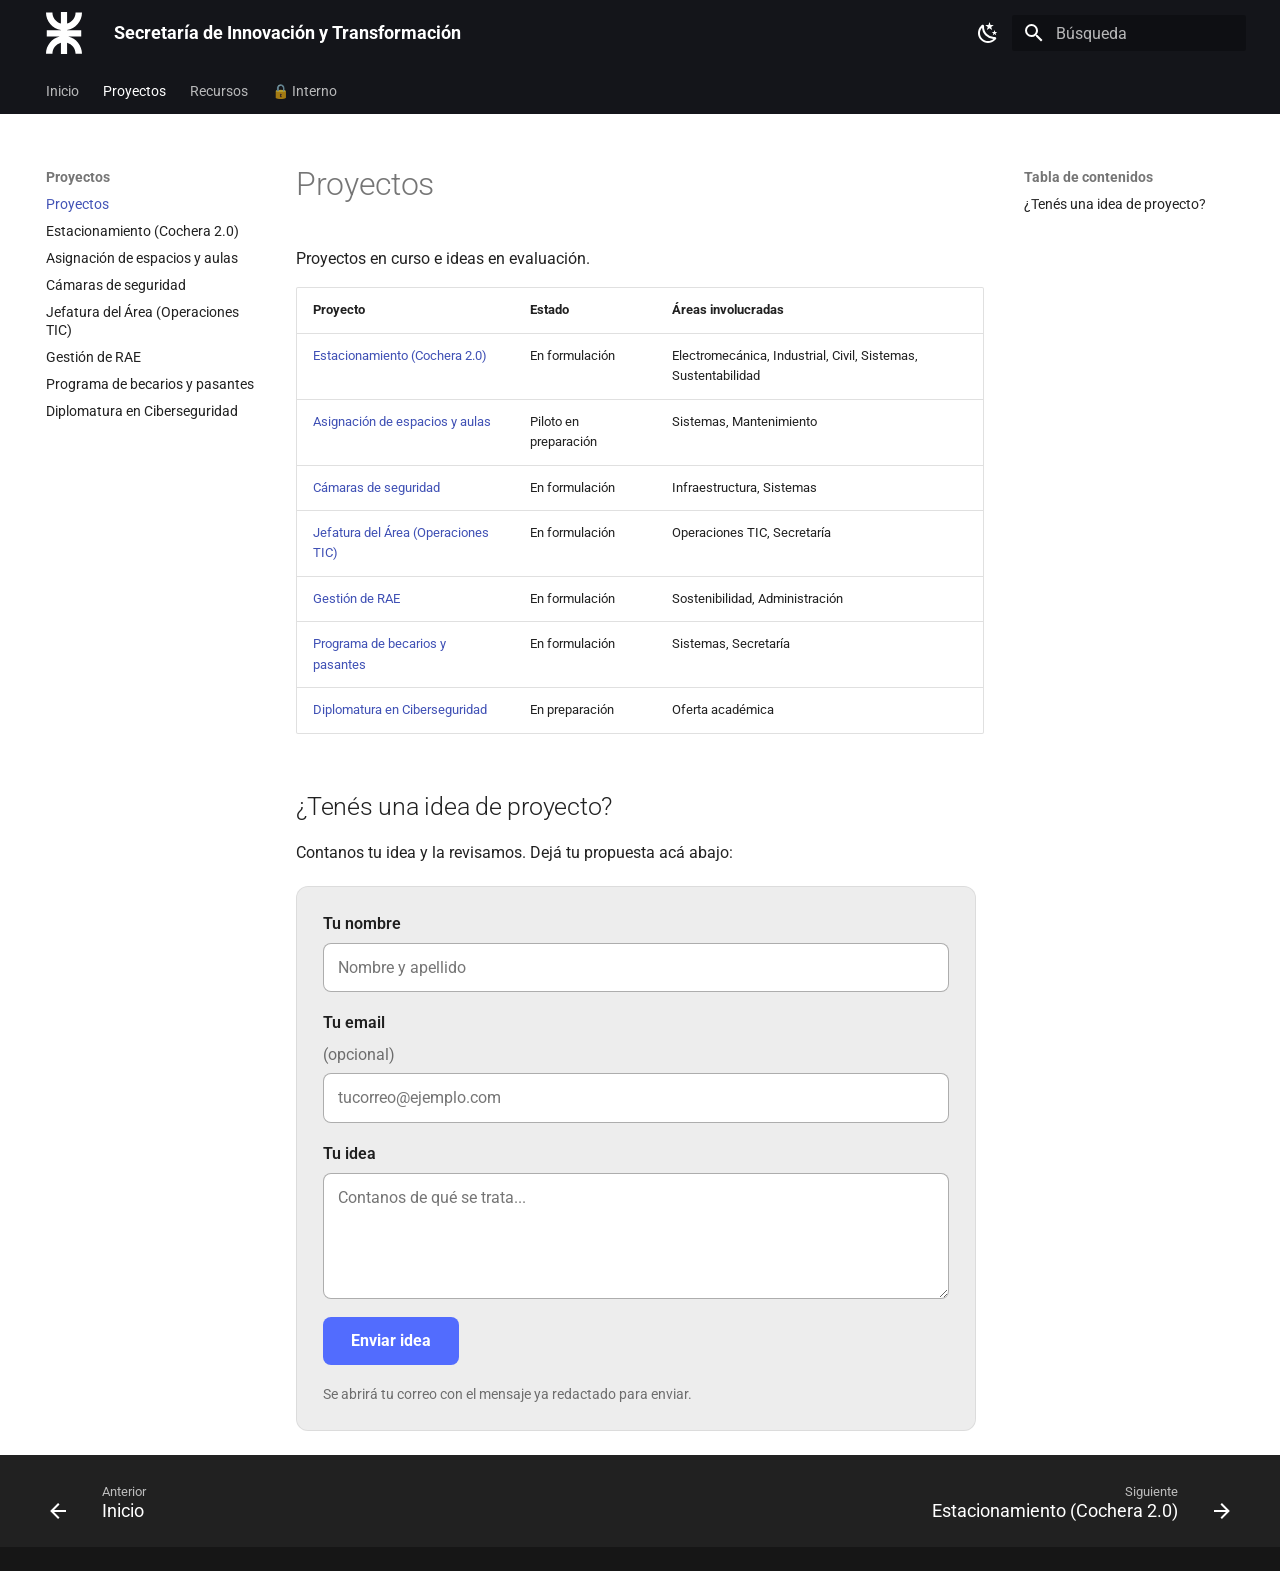
<file: proyectos/index.html>
<!doctype html>
<html lang="es" class="no-js">
  <head>
    
      <meta charset="utf-8">
      <meta name="viewport" content="width=device-width,initial-scale=1">
      
        <meta name="description" content="Portal de proyectos e información de la Secretaría de Innovación y Transformación — UTN">
      
      
      
        <link rel="canonical" href="https://andrescerutti.github.io/utn-info/proyectos/">
      
      
        <link rel="prev" href="..">
      
      
        <link rel="next" href="estacionamiento/">
      
      
        
      
      
      <link rel="icon" href="../assets/utn-symbol.svg">
      <meta name="generator" content="mkdocs-1.6.1, mkdocs-material-9.7.6">
    
    
      
        <title>Proyectos - Secretaría de Innovación y Transformación</title>
      
    
    
      <link rel="stylesheet" href="../assets/stylesheets/main.484c7ddc.min.css">
      
        
        <link rel="stylesheet" href="../assets/stylesheets/palette.ab4e12ef.min.css">
      
      


    
    
      
    
    
      
        
        
        <link rel="preconnect" href="https://fonts.gstatic.com" crossorigin>
        <link rel="stylesheet" href="https://fonts.googleapis.com/css?family=Roboto:300,300i,400,400i,700,700i%7CRoboto+Mono:400,400i,700,700i&display=fallback">
        <style>:root{--md-text-font:"Roboto";--md-code-font:"Roboto Mono"}</style>
      
    
    
      <link rel="stylesheet" href="../stylesheets/extra.css">
    
    <script>__md_scope=new URL("..",location),__md_hash=e=>[...e].reduce(((e,_)=>(e<<5)-e+_.charCodeAt(0)),0),__md_get=(e,_=localStorage,t=__md_scope)=>JSON.parse(_.getItem(t.pathname+"."+e)),__md_set=(e,_,t=localStorage,a=__md_scope)=>{try{t.setItem(a.pathname+"."+e,JSON.stringify(_))}catch(e){}}</script>
    
      

    
    
  </head>
  
  
    
    
      
    
    
    
    
    <body dir="ltr" data-md-color-scheme="default" data-md-color-primary="black" data-md-color-accent="indigo">
  
    
    <input class="md-toggle" data-md-toggle="drawer" type="checkbox" id="__drawer" autocomplete="off">
    <input class="md-toggle" data-md-toggle="search" type="checkbox" id="__search" autocomplete="off">
    <label class="md-overlay" for="__drawer"></label>
    <div data-md-component="skip">
      
        
        <a href="#proyectos" class="md-skip">
          Saltar a contenido
        </a>
      
    </div>
    <div data-md-component="announce">
      
    </div>
    
    
      

<header class="md-header" data-md-component="header">
  <nav class="md-header__inner md-grid" aria-label="Cabecera">
    <a href=".." title="Secretaría de Innovación y Transformación" class="md-header__button md-logo" aria-label="Secretaría de Innovación y Transformación" data-md-component="logo">
      
  <img src="../assets/utn-logo.svg" alt="logo">

    </a>
    <label class="md-header__button md-icon" for="__drawer">
      
      <svg xmlns="http://www.w3.org/2000/svg" viewBox="0 0 24 24"><path d="M3 6h18v2H3zm0 5h18v2H3zm0 5h18v2H3z"/></svg>
    </label>
    <div class="md-header__title" data-md-component="header-title">
      <div class="md-header__ellipsis">
        <div class="md-header__topic">
          <span class="md-ellipsis">
            Secretaría de Innovación y Transformación
          </span>
        </div>
        <div class="md-header__topic" data-md-component="header-topic">
          <span class="md-ellipsis">
            
              Proyectos
            
          </span>
        </div>
      </div>
    </div>
    
      
        <form class="md-header__option" data-md-component="palette">
  
    
    
    
    <input class="md-option" data-md-color-media="(prefers-color-scheme: light)" data-md-color-scheme="default" data-md-color-primary="black" data-md-color-accent="indigo"  aria-label="Modo oscuro"  type="radio" name="__palette" id="__palette_0">
    
      <label class="md-header__button md-icon" title="Modo oscuro" for="__palette_1" hidden>
        <svg xmlns="http://www.w3.org/2000/svg" viewBox="0 0 24 24"><path d="m17.75 4.09-2.53 1.94.91 3.06-2.63-1.81-2.63 1.81.91-3.06-2.53-1.94L12.44 4l1.06-3 1.06 3zm3.5 6.91-1.64 1.25.59 1.98-1.7-1.17-1.7 1.17.59-1.98L15.75 11l2.06-.05L18.5 9l.69 1.95zm-2.28 4.95c.83-.08 1.72 1.1 1.19 1.85-.32.45-.66.87-1.08 1.27C15.17 23 8.84 23 4.94 19.07c-3.91-3.9-3.91-10.24 0-14.14.4-.4.82-.76 1.27-1.08.75-.53 1.93.36 1.85 1.19-.27 2.86.69 5.83 2.89 8.02a9.96 9.96 0 0 0 8.02 2.89m-1.64 2.02a12.08 12.08 0 0 1-7.8-3.47c-2.17-2.19-3.33-5-3.49-7.82-2.81 3.14-2.7 7.96.31 10.98 3.02 3.01 7.84 3.12 10.98.31"/></svg>
      </label>
    
  
    
    
    
    <input class="md-option" data-md-color-media="(prefers-color-scheme: dark)" data-md-color-scheme="slate" data-md-color-primary="black" data-md-color-accent="indigo"  aria-label="Modo claro"  type="radio" name="__palette" id="__palette_1">
    
      <label class="md-header__button md-icon" title="Modo claro" for="__palette_0" hidden>
        <svg xmlns="http://www.w3.org/2000/svg" viewBox="0 0 24 24"><path d="M12 7a5 5 0 0 1 5 5 5 5 0 0 1-5 5 5 5 0 0 1-5-5 5 5 0 0 1 5-5m0 2a3 3 0 0 0-3 3 3 3 0 0 0 3 3 3 3 0 0 0 3-3 3 3 0 0 0-3-3m0-7 2.39 3.42C13.65 5.15 12.84 5 12 5s-1.65.15-2.39.42zM3.34 7l4.16-.35A7.2 7.2 0 0 0 5.94 8.5c-.44.74-.69 1.5-.83 2.29zm.02 10 1.76-3.77a7.131 7.131 0 0 0 2.38 4.14zM20.65 7l-1.77 3.79a7.02 7.02 0 0 0-2.38-4.15zm-.01 10-4.14.36c.59-.51 1.12-1.14 1.54-1.86.42-.73.69-1.5.83-2.29zM12 22l-2.41-3.44c.74.27 1.55.44 2.41.44.82 0 1.63-.17 2.37-.44z"/></svg>
      </label>
    
  
</form>
      
    
    
      <script>var palette=__md_get("__palette");if(palette&&palette.color){if("(prefers-color-scheme)"===palette.color.media){var media=matchMedia("(prefers-color-scheme: light)"),input=document.querySelector(media.matches?"[data-md-color-media='(prefers-color-scheme: light)']":"[data-md-color-media='(prefers-color-scheme: dark)']");palette.color.media=input.getAttribute("data-md-color-media"),palette.color.scheme=input.getAttribute("data-md-color-scheme"),palette.color.primary=input.getAttribute("data-md-color-primary"),palette.color.accent=input.getAttribute("data-md-color-accent")}for(var[key,value]of Object.entries(palette.color))document.body.setAttribute("data-md-color-"+key,value)}</script>
    
    
    
      
      
        <label class="md-header__button md-icon" for="__search">
          
          <svg xmlns="http://www.w3.org/2000/svg" viewBox="0 0 24 24"><path d="M9.5 3A6.5 6.5 0 0 1 16 9.5c0 1.61-.59 3.09-1.56 4.23l.27.27h.79l5 5-1.5 1.5-5-5v-.79l-.27-.27A6.52 6.52 0 0 1 9.5 16 6.5 6.5 0 0 1 3 9.5 6.5 6.5 0 0 1 9.5 3m0 2C7 5 5 7 5 9.5S7 14 9.5 14 14 12 14 9.5 12 5 9.5 5"/></svg>
        </label>
        <div class="md-search" data-md-component="search" role="dialog">
  <label class="md-search__overlay" for="__search"></label>
  <div class="md-search__inner" role="search">
    <form class="md-search__form" name="search">
      <input type="text" class="md-search__input" name="query" aria-label="Búsqueda" placeholder="Búsqueda" autocapitalize="off" autocorrect="off" autocomplete="off" spellcheck="false" data-md-component="search-query" required>
      <label class="md-search__icon md-icon" for="__search">
        
        <svg xmlns="http://www.w3.org/2000/svg" viewBox="0 0 24 24"><path d="M9.5 3A6.5 6.5 0 0 1 16 9.5c0 1.61-.59 3.09-1.56 4.23l.27.27h.79l5 5-1.5 1.5-5-5v-.79l-.27-.27A6.52 6.52 0 0 1 9.5 16 6.5 6.5 0 0 1 3 9.5 6.5 6.5 0 0 1 9.5 3m0 2C7 5 5 7 5 9.5S7 14 9.5 14 14 12 14 9.5 12 5 9.5 5"/></svg>
        
        <svg xmlns="http://www.w3.org/2000/svg" viewBox="0 0 24 24"><path d="M20 11v2H8l5.5 5.5-1.42 1.42L4.16 12l7.92-7.92L13.5 5.5 8 11z"/></svg>
      </label>
      <nav class="md-search__options" aria-label="Buscar">
        
        <button type="reset" class="md-search__icon md-icon" title="Limpiar" aria-label="Limpiar" tabindex="-1">
          
          <svg xmlns="http://www.w3.org/2000/svg" viewBox="0 0 24 24"><path d="M19 6.41 17.59 5 12 10.59 6.41 5 5 6.41 10.59 12 5 17.59 6.41 19 12 13.41 17.59 19 19 17.59 13.41 12z"/></svg>
        </button>
      </nav>
      
        <div class="md-search__suggest" data-md-component="search-suggest"></div>
      
    </form>
    <div class="md-search__output">
      <div class="md-search__scrollwrap" tabindex="0" data-md-scrollfix>
        <div class="md-search-result" data-md-component="search-result">
          <div class="md-search-result__meta">
            Inicializando búsqueda
          </div>
          <ol class="md-search-result__list" role="presentation"></ol>
        </div>
      </div>
    </div>
  </div>
</div>
      
    
    
  </nav>
  
</header>
    
    <div class="md-container" data-md-component="container">
      
      
        
          
            
<nav class="md-tabs" aria-label="Pestañas" data-md-component="tabs">
  <div class="md-grid">
    <ul class="md-tabs__list">
      
        
  
  
  
  
    <li class="md-tabs__item">
      <a href=".." class="md-tabs__link">
        
  
  
    
  
  Inicio

      </a>
    </li>
  

      
        
  
  
  
    
  
  
    
    
      <li class="md-tabs__item md-tabs__item--active">
        <a href="./" class="md-tabs__link">
          
  
  
  Proyectos

        </a>
      </li>
    
  

      
        
  
  
  
  
    <li class="md-tabs__item">
      <a href="../recursos/" class="md-tabs__link">
        
  
  
    
  
  Recursos

      </a>
    </li>
  

      
        
  
  
  
  
    <li class="md-tabs__item">
      <a href="../interno/" class="md-tabs__link">
        
  
  
    
  
  🔒 Interno

      </a>
    </li>
  

      
    </ul>
  </div>
</nav>
          
        
      
      <main class="md-main" data-md-component="main">
        <div class="md-main__inner md-grid">
          
            
              
              <div class="md-sidebar md-sidebar--primary" data-md-component="sidebar" data-md-type="navigation" >
                <div class="md-sidebar__scrollwrap">
                  <div class="md-sidebar__inner">
                    


  


<nav class="md-nav md-nav--primary md-nav--lifted" aria-label="Navegación" data-md-level="0">
  <label class="md-nav__title" for="__drawer">
    <a href=".." title="Secretaría de Innovación y Transformación" class="md-nav__button md-logo" aria-label="Secretaría de Innovación y Transformación" data-md-component="logo">
      
  <img src="../assets/utn-logo.svg" alt="logo">

    </a>
    Secretaría de Innovación y Transformación
  </label>
  
  <ul class="md-nav__list" data-md-scrollfix>
    
      
      
  
  
  
  
    <li class="md-nav__item">
      <a href=".." class="md-nav__link">
        
  
  
  <span class="md-ellipsis">
    
  
    Inicio
  

    
  </span>
  
  

      </a>
    </li>
  

    
      
      
  
  
    
  
  
  
    
    
    
    
      
        
        
      
      
        
      
    
    
    <li class="md-nav__item md-nav__item--active md-nav__item--section md-nav__item--nested">
      
        
        
        <input class="md-nav__toggle md-toggle " type="checkbox" id="__nav_2" checked>
        
          
          <label class="md-nav__link" for="__nav_2" id="__nav_2_label" tabindex="">
            
  
  
  <span class="md-ellipsis">
    
  
    Proyectos
  

    
  </span>
  
  

            <span class="md-nav__icon md-icon"></span>
          </label>
        
        <nav class="md-nav" data-md-level="1" aria-labelledby="__nav_2_label" aria-expanded="true">
          <label class="md-nav__title" for="__nav_2">
            <span class="md-nav__icon md-icon"></span>
            
  
    Proyectos
  

          </label>
          <ul class="md-nav__list" data-md-scrollfix>
            
              
                
  
  
    
  
  
  
    <li class="md-nav__item md-nav__item--active">
      
      <input class="md-nav__toggle md-toggle" type="checkbox" id="__toc">
      
      
        
      
      
        <label class="md-nav__link md-nav__link--active" for="__toc">
          
  
  
  <span class="md-ellipsis">
    
  
    Proyectos
  

    
  </span>
  
  

          <span class="md-nav__icon md-icon"></span>
        </label>
      
      <a href="./" class="md-nav__link md-nav__link--active">
        
  
  
  <span class="md-ellipsis">
    
  
    Proyectos
  

    
  </span>
  
  

      </a>
      
        

<nav class="md-nav md-nav--secondary" aria-label="Tabla de contenidos">
  
  
  
    
  
  
    <label class="md-nav__title" for="__toc">
      <span class="md-nav__icon md-icon"></span>
      Tabla de contenidos
    </label>
    <ul class="md-nav__list" data-md-component="toc" data-md-scrollfix>
      
        <li class="md-nav__item">
  <a href="#tenes-una-idea-de-proyecto" class="md-nav__link">
    <span class="md-ellipsis">
      
        ¿Tenés una idea de proyecto?
      
    </span>
  </a>
  
</li>
      
    </ul>
  
</nav>
      
    </li>
  

              
            
              
                
  
  
  
  
    <li class="md-nav__item">
      <a href="estacionamiento/" class="md-nav__link">
        
  
  
  <span class="md-ellipsis">
    
  
    Estacionamiento (Cochera 2.0)
  

    
  </span>
  
  

      </a>
    </li>
  

              
            
              
                
  
  
  
  
    <li class="md-nav__item">
      <a href="asignacion-espacios/" class="md-nav__link">
        
  
  
  <span class="md-ellipsis">
    
  
    Asignación de espacios y aulas
  

    
  </span>
  
  

      </a>
    </li>
  

              
            
              
                
  
  
  
  
    <li class="md-nav__item">
      <a href="camaras-seguridad/" class="md-nav__link">
        
  
  
  <span class="md-ellipsis">
    
  
    Cámaras de seguridad
  

    
  </span>
  
  

      </a>
    </li>
  

              
            
              
                
  
  
  
  
    <li class="md-nav__item">
      <a href="jefatura/" class="md-nav__link">
        
  
  
  <span class="md-ellipsis">
    
  
    Jefatura del Área (Operaciones TIC)
  

    
  </span>
  
  

      </a>
    </li>
  

              
            
              
                
  
  
  
  
    <li class="md-nav__item">
      <a href="gestion-rae/" class="md-nav__link">
        
  
  
  <span class="md-ellipsis">
    
  
    Gestión de RAE
  

    
  </span>
  
  

      </a>
    </li>
  

              
            
              
                
  
  
  
  
    <li class="md-nav__item">
      <a href="becarios-pasantes/" class="md-nav__link">
        
  
  
  <span class="md-ellipsis">
    
  
    Programa de becarios y pasantes
  

    
  </span>
  
  

      </a>
    </li>
  

              
            
              
                
  
  
  
  
    <li class="md-nav__item">
      <a href="diplomatura-ciberseguridad/" class="md-nav__link">
        
  
  
  <span class="md-ellipsis">
    
  
    Diplomatura en Ciberseguridad
  

    
  </span>
  
  

      </a>
    </li>
  

              
            
          </ul>
        </nav>
      
    </li>
  

    
      
      
  
  
  
  
    <li class="md-nav__item">
      <a href="../recursos/" class="md-nav__link">
        
  
  
  <span class="md-ellipsis">
    
  
    Recursos
  

    
  </span>
  
  

      </a>
    </li>
  

    
      
      
  
  
  
  
    <li class="md-nav__item">
      <a href="../interno/" class="md-nav__link">
        
  
  
  <span class="md-ellipsis">
    
  
    🔒 Interno
  

    
  </span>
  
  

      </a>
    </li>
  

    
  </ul>
</nav>
                  </div>
                </div>
              </div>
            
            
              
              <div class="md-sidebar md-sidebar--secondary" data-md-component="sidebar" data-md-type="toc" >
                <div class="md-sidebar__scrollwrap">
                  <div class="md-sidebar__inner">
                    

<nav class="md-nav md-nav--secondary" aria-label="Tabla de contenidos">
  
  
  
    
  
  
    <label class="md-nav__title" for="__toc">
      <span class="md-nav__icon md-icon"></span>
      Tabla de contenidos
    </label>
    <ul class="md-nav__list" data-md-component="toc" data-md-scrollfix>
      
        <li class="md-nav__item">
  <a href="#tenes-una-idea-de-proyecto" class="md-nav__link">
    <span class="md-ellipsis">
      
        ¿Tenés una idea de proyecto?
      
    </span>
  </a>
  
</li>
      
    </ul>
  
</nav>
                  </div>
                </div>
              </div>
            
          
          
            <div class="md-content" data-md-component="content">
              
              <article class="md-content__inner md-typeset">
                
                  



<h1 id="proyectos">Proyectos<a class="headerlink" href="#proyectos" title="Permanent link">&para;</a></h1>
<p>Proyectos en curso e ideas en evaluación.</p>
<table>
<thead>
<tr>
<th>Proyecto</th>
<th>Estado</th>
<th>Áreas involucradas</th>
</tr>
</thead>
<tbody>
<tr>
<td><a href="estacionamiento/">Estacionamiento (Cochera 2.0)</a></td>
<td>En formulación</td>
<td>Electromecánica, Industrial, Civil, Sistemas, Sustentabilidad</td>
</tr>
<tr>
<td><a href="asignacion-espacios/">Asignación de espacios y aulas</a></td>
<td>Piloto en preparación</td>
<td>Sistemas, Mantenimiento</td>
</tr>
<tr>
<td><a href="camaras-seguridad/">Cámaras de seguridad</a></td>
<td>En formulación</td>
<td>Infraestructura, Sistemas</td>
</tr>
<tr>
<td><a href="jefatura/">Jefatura del Área (Operaciones TIC)</a></td>
<td>En formulación</td>
<td>Operaciones TIC, Secretaría</td>
</tr>
<tr>
<td><a href="gestion-rae/">Gestión de RAE</a></td>
<td>En formulación</td>
<td>Sostenibilidad, Administración</td>
</tr>
<tr>
<td><a href="becarios-pasantes/">Programa de becarios y pasantes</a></td>
<td>En formulación</td>
<td>Sistemas, Secretaría</td>
</tr>
<tr>
<td><a href="diplomatura-ciberseguridad/">Diplomatura en Ciberseguridad</a></td>
<td>En preparación</td>
<td>Oferta académica</td>
</tr>
</tbody>
</table>
<h2 id="tenes-una-idea-de-proyecto">¿Tenés una idea de proyecto?<a class="headerlink" href="#tenes-una-idea-de-proyecto" title="Permanent link">&para;</a></h2>
<p>Contanos tu idea y la revisamos. Dejá tu propuesta acá abajo:</p>
<form class="idea-form" onsubmit="return enviarIdea(this)">
  <label>Tu nombre
    <input type="text" name="nombre" required placeholder="Nombre y apellido">
  </label>
  <label>Tu email <span class="opt">(opcional)</span>
    <input type="email" name="email" placeholder="tucorreo@ejemplo.com">
  </label>
  <label>Tu idea
    <textarea name="idea" rows="4" required placeholder="Contanos de qué se trata..."></textarea>
  </label>
  <button type="submit">Enviar idea</button>
  <p class="idea-nota">Se abrirá tu correo con el mensaje ya redactado para enviar.</p>
</form>

<script>
function enviarIdea(f){
  var n=f.nombre.value, m=f.email.value, t=f.idea.value;
  var user="cerutti_andres", dom="hotmail.com";
  var cuerpo="Nombre: "+n+"\nEmail: "+m+"\n\nIdea:\n"+t;
  var url="mailto:"+user+"@"+dom
        +"?subject="+encodeURIComponent("Idea de proyecto — "+n)
        +"&body="+encodeURIComponent(cuerpo);
  window.location.href=url;
  return false;
}
</script>












                
              </article>
            </div>
          
          
<script>var target=document.getElementById(location.hash.slice(1));target&&target.name&&(target.checked=target.name.startsWith("__tabbed_"))</script>
        </div>
        
          <button type="button" class="md-top md-icon" data-md-component="top" hidden>
  
  <svg xmlns="http://www.w3.org/2000/svg" viewBox="0 0 24 24"><path d="M13 20h-2V8l-5.5 5.5-1.42-1.42L12 4.16l7.92 7.92-1.42 1.42L13 8z"/></svg>
  Volver al principio
</button>
        
      </main>
      
        <footer class="md-footer">
  
    
      
      <nav class="md-footer__inner md-grid" aria-label="Pie" >
        
          
          <a href=".." class="md-footer__link md-footer__link--prev" aria-label="Anterior: Inicio">
            <div class="md-footer__button md-icon">
              
              <svg xmlns="http://www.w3.org/2000/svg" viewBox="0 0 24 24"><path d="M20 11v2H8l5.5 5.5-1.42 1.42L4.16 12l7.92-7.92L13.5 5.5 8 11z"/></svg>
            </div>
            <div class="md-footer__title">
              <span class="md-footer__direction">
                Anterior
              </span>
              <div class="md-ellipsis">
                Inicio
              </div>
            </div>
          </a>
        
        
          
          <a href="estacionamiento/" class="md-footer__link md-footer__link--next" aria-label="Siguiente: Estacionamiento (Cochera 2.0)">
            <div class="md-footer__title">
              <span class="md-footer__direction">
                Siguiente
              </span>
              <div class="md-ellipsis">
                Estacionamiento (Cochera 2.0)
              </div>
            </div>
            <div class="md-footer__button md-icon">
              
              <svg xmlns="http://www.w3.org/2000/svg" viewBox="0 0 24 24"><path d="M4 11v2h12l-5.5 5.5 1.42 1.42L19.84 12l-7.92-7.92L10.5 5.5 16 11z"/></svg>
            </div>
          </a>
        
      </nav>
    
  
  <div class="md-footer-meta md-typeset">
    <div class="md-footer-meta__inner md-grid">
      <div class="md-copyright">
  
  
</div>
      
    </div>
  </div>
</footer>
      
    </div>
    <div class="md-dialog" data-md-component="dialog">
      <div class="md-dialog__inner md-typeset"></div>
    </div>
    
    
    
      
      
      <script id="__config" type="application/json">{"annotate": null, "base": "..", "features": ["navigation.tabs", "navigation.sections", "navigation.top", "navigation.footer", "search.suggest", "search.highlight", "content.code.copy"], "search": "../assets/javascripts/workers/search.2c215733.min.js", "tags": null, "translations": {"clipboard.copied": "Copiado al portapapeles", "clipboard.copy": "Copiar al portapapeles", "search.result.more.one": "1 m\u00e1s en esta p\u00e1gina", "search.result.more.other": "# m\u00e1s en esta p\u00e1gina", "search.result.none": "No se encontraron documentos", "search.result.one": "1 documento encontrado", "search.result.other": "# documentos encontrados", "search.result.placeholder": "Teclee para comenzar b\u00fasqueda", "search.result.term.missing": "Falta", "select.version": "Seleccionar versi\u00f3n"}, "version": null}</script>
    
    
      <script src="../assets/javascripts/bundle.79ae519e.min.js"></script>
      
    
  </body>
</html>
</file>
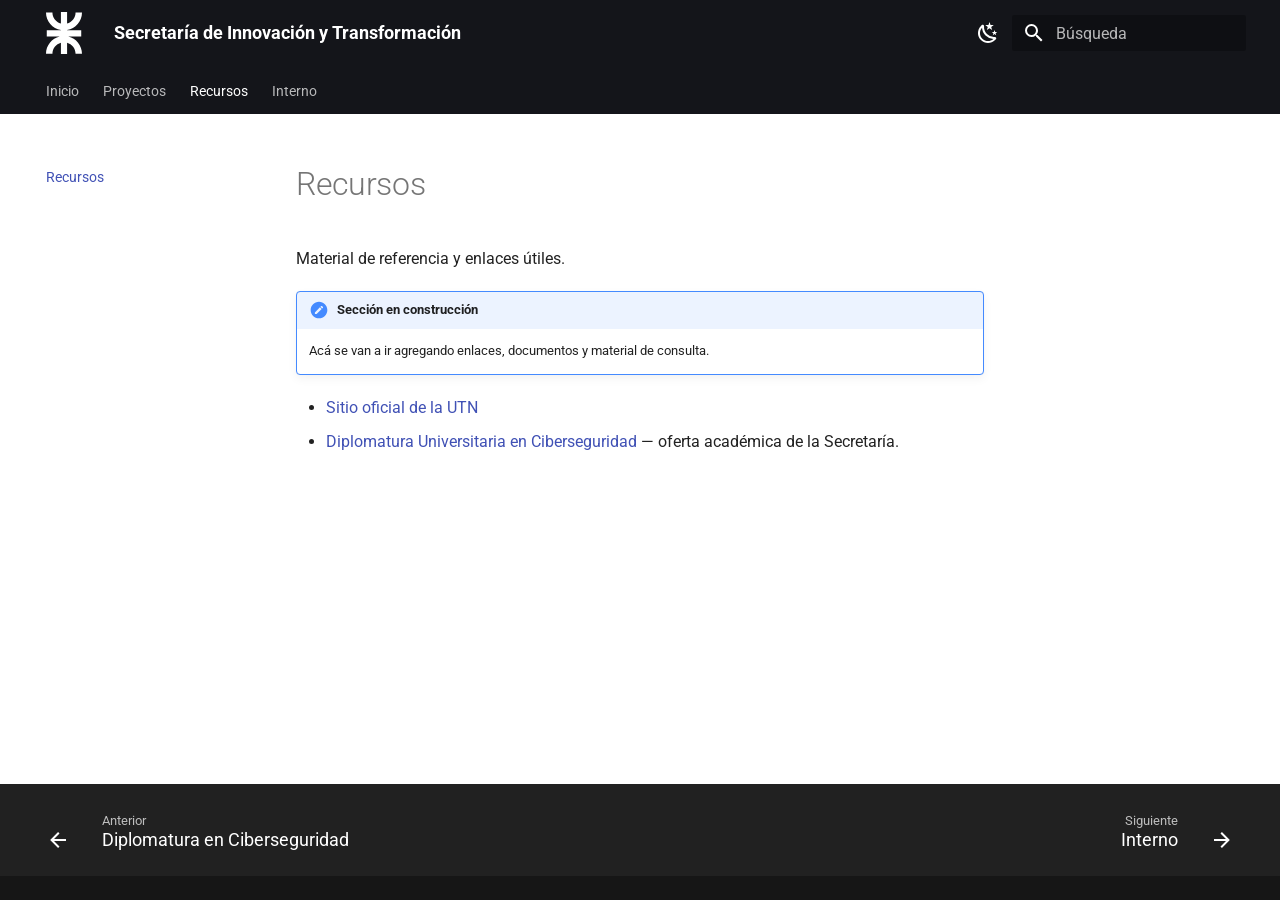
<file: recursos/index.html>
<!doctype html>
<html lang="es" class="no-js">
  <head>
    
      <meta charset="utf-8">
      <meta name="viewport" content="width=device-width,initial-scale=1">
      
        <meta name="description" content="Portal de proyectos e información de la Secretaría de Innovación y Transformación — UTN">
      
      
      
        <link rel="canonical" href="https://andrescerutti.github.io/utn-info/recursos/">
      
      
        <link rel="prev" href="../proyectos/diplomatura-ciberseguridad/">
      
      
        <link rel="next" href="../interno/">
      
      
        
      
      
      <link rel="icon" href="../assets/utn-symbol.svg">
      <meta name="generator" content="mkdocs-1.6.1, mkdocs-material-9.7.6">
    
    
      
        <title>Recursos - Secretaría de Innovación y Transformación</title>
      
    
    
      <link rel="stylesheet" href="../assets/stylesheets/main.484c7ddc.min.css">
      
        
        <link rel="stylesheet" href="../assets/stylesheets/palette.ab4e12ef.min.css">
      
      


    
    
      
    
    
      
        
        
        <link rel="preconnect" href="https://fonts.gstatic.com" crossorigin>
        <link rel="stylesheet" href="https://fonts.googleapis.com/css?family=Roboto:300,300i,400,400i,700,700i%7CRoboto+Mono:400,400i,700,700i&display=fallback">
        <style>:root{--md-text-font:"Roboto";--md-code-font:"Roboto Mono"}</style>
      
    
    
      <link rel="stylesheet" href="../stylesheets/extra.css">
    
    <script>__md_scope=new URL("..",location),__md_hash=e=>[...e].reduce(((e,_)=>(e<<5)-e+_.charCodeAt(0)),0),__md_get=(e,_=localStorage,t=__md_scope)=>JSON.parse(_.getItem(t.pathname+"."+e)),__md_set=(e,_,t=localStorage,a=__md_scope)=>{try{t.setItem(a.pathname+"."+e,JSON.stringify(_))}catch(e){}}</script>
    
      

    
    
  </head>
  
  
    
    
      
    
    
    
    
    <body dir="ltr" data-md-color-scheme="default" data-md-color-primary="black" data-md-color-accent="indigo">
  
    
    <input class="md-toggle" data-md-toggle="drawer" type="checkbox" id="__drawer" autocomplete="off">
    <input class="md-toggle" data-md-toggle="search" type="checkbox" id="__search" autocomplete="off">
    <label class="md-overlay" for="__drawer"></label>
    <div data-md-component="skip">
      
        
        <a href="#recursos" class="md-skip">
          Saltar a contenido
        </a>
      
    </div>
    <div data-md-component="announce">
      
    </div>
    
    
      

<header class="md-header" data-md-component="header">
  <nav class="md-header__inner md-grid" aria-label="Cabecera">
    <a href=".." title="Secretaría de Innovación y Transformación" class="md-header__button md-logo" aria-label="Secretaría de Innovación y Transformación" data-md-component="logo">
      
  <img src="../assets/utn-logo.svg" alt="logo">

    </a>
    <label class="md-header__button md-icon" for="__drawer">
      
      <svg xmlns="http://www.w3.org/2000/svg" viewBox="0 0 24 24"><path d="M3 6h18v2H3zm0 5h18v2H3zm0 5h18v2H3z"/></svg>
    </label>
    <div class="md-header__title" data-md-component="header-title">
      <div class="md-header__ellipsis">
        <div class="md-header__topic">
          <span class="md-ellipsis">
            Secretaría de Innovación y Transformación
          </span>
        </div>
        <div class="md-header__topic" data-md-component="header-topic">
          <span class="md-ellipsis">
            
              Recursos
            
          </span>
        </div>
      </div>
    </div>
    
      
        <form class="md-header__option" data-md-component="palette">
  
    
    
    
    <input class="md-option" data-md-color-media="(prefers-color-scheme: light)" data-md-color-scheme="default" data-md-color-primary="black" data-md-color-accent="indigo"  aria-label="Modo oscuro"  type="radio" name="__palette" id="__palette_0">
    
      <label class="md-header__button md-icon" title="Modo oscuro" for="__palette_1" hidden>
        <svg xmlns="http://www.w3.org/2000/svg" viewBox="0 0 24 24"><path d="m17.75 4.09-2.53 1.94.91 3.06-2.63-1.81-2.63 1.81.91-3.06-2.53-1.94L12.44 4l1.06-3 1.06 3zm3.5 6.91-1.64 1.25.59 1.98-1.7-1.17-1.7 1.17.59-1.98L15.75 11l2.06-.05L18.5 9l.69 1.95zm-2.28 4.95c.83-.08 1.72 1.1 1.19 1.85-.32.45-.66.87-1.08 1.27C15.17 23 8.84 23 4.94 19.07c-3.91-3.9-3.91-10.24 0-14.14.4-.4.82-.76 1.27-1.08.75-.53 1.93.36 1.85 1.19-.27 2.86.69 5.83 2.89 8.02a9.96 9.96 0 0 0 8.02 2.89m-1.64 2.02a12.08 12.08 0 0 1-7.8-3.47c-2.17-2.19-3.33-5-3.49-7.82-2.81 3.14-2.7 7.96.31 10.98 3.02 3.01 7.84 3.12 10.98.31"/></svg>
      </label>
    
  
    
    
    
    <input class="md-option" data-md-color-media="(prefers-color-scheme: dark)" data-md-color-scheme="slate" data-md-color-primary="black" data-md-color-accent="indigo"  aria-label="Modo claro"  type="radio" name="__palette" id="__palette_1">
    
      <label class="md-header__button md-icon" title="Modo claro" for="__palette_0" hidden>
        <svg xmlns="http://www.w3.org/2000/svg" viewBox="0 0 24 24"><path d="M12 7a5 5 0 0 1 5 5 5 5 0 0 1-5 5 5 5 0 0 1-5-5 5 5 0 0 1 5-5m0 2a3 3 0 0 0-3 3 3 3 0 0 0 3 3 3 3 0 0 0 3-3 3 3 0 0 0-3-3m0-7 2.39 3.42C13.65 5.15 12.84 5 12 5s-1.65.15-2.39.42zM3.34 7l4.16-.35A7.2 7.2 0 0 0 5.94 8.5c-.44.74-.69 1.5-.83 2.29zm.02 10 1.76-3.77a7.131 7.131 0 0 0 2.38 4.14zM20.65 7l-1.77 3.79a7.02 7.02 0 0 0-2.38-4.15zm-.01 10-4.14.36c.59-.51 1.12-1.14 1.54-1.86.42-.73.69-1.5.83-2.29zM12 22l-2.41-3.44c.74.27 1.55.44 2.41.44.82 0 1.63-.17 2.37-.44z"/></svg>
      </label>
    
  
</form>
      
    
    
      <script>var palette=__md_get("__palette");if(palette&&palette.color){if("(prefers-color-scheme)"===palette.color.media){var media=matchMedia("(prefers-color-scheme: light)"),input=document.querySelector(media.matches?"[data-md-color-media='(prefers-color-scheme: light)']":"[data-md-color-media='(prefers-color-scheme: dark)']");palette.color.media=input.getAttribute("data-md-color-media"),palette.color.scheme=input.getAttribute("data-md-color-scheme"),palette.color.primary=input.getAttribute("data-md-color-primary"),palette.color.accent=input.getAttribute("data-md-color-accent")}for(var[key,value]of Object.entries(palette.color))document.body.setAttribute("data-md-color-"+key,value)}</script>
    
    
    
      
      
        <label class="md-header__button md-icon" for="__search">
          
          <svg xmlns="http://www.w3.org/2000/svg" viewBox="0 0 24 24"><path d="M9.5 3A6.5 6.5 0 0 1 16 9.5c0 1.61-.59 3.09-1.56 4.23l.27.27h.79l5 5-1.5 1.5-5-5v-.79l-.27-.27A6.52 6.52 0 0 1 9.5 16 6.5 6.5 0 0 1 3 9.5 6.5 6.5 0 0 1 9.5 3m0 2C7 5 5 7 5 9.5S7 14 9.5 14 14 12 14 9.5 12 5 9.5 5"/></svg>
        </label>
        <div class="md-search" data-md-component="search" role="dialog">
  <label class="md-search__overlay" for="__search"></label>
  <div class="md-search__inner" role="search">
    <form class="md-search__form" name="search">
      <input type="text" class="md-search__input" name="query" aria-label="Búsqueda" placeholder="Búsqueda" autocapitalize="off" autocorrect="off" autocomplete="off" spellcheck="false" data-md-component="search-query" required>
      <label class="md-search__icon md-icon" for="__search">
        
        <svg xmlns="http://www.w3.org/2000/svg" viewBox="0 0 24 24"><path d="M9.5 3A6.5 6.5 0 0 1 16 9.5c0 1.61-.59 3.09-1.56 4.23l.27.27h.79l5 5-1.5 1.5-5-5v-.79l-.27-.27A6.52 6.52 0 0 1 9.5 16 6.5 6.5 0 0 1 3 9.5 6.5 6.5 0 0 1 9.5 3m0 2C7 5 5 7 5 9.5S7 14 9.5 14 14 12 14 9.5 12 5 9.5 5"/></svg>
        
        <svg xmlns="http://www.w3.org/2000/svg" viewBox="0 0 24 24"><path d="M20 11v2H8l5.5 5.5-1.42 1.42L4.16 12l7.92-7.92L13.5 5.5 8 11z"/></svg>
      </label>
      <nav class="md-search__options" aria-label="Buscar">
        
        <button type="reset" class="md-search__icon md-icon" title="Limpiar" aria-label="Limpiar" tabindex="-1">
          
          <svg xmlns="http://www.w3.org/2000/svg" viewBox="0 0 24 24"><path d="M19 6.41 17.59 5 12 10.59 6.41 5 5 6.41 10.59 12 5 17.59 6.41 19 12 13.41 17.59 19 19 17.59 13.41 12z"/></svg>
        </button>
      </nav>
      
        <div class="md-search__suggest" data-md-component="search-suggest"></div>
      
    </form>
    <div class="md-search__output">
      <div class="md-search__scrollwrap" tabindex="0" data-md-scrollfix>
        <div class="md-search-result" data-md-component="search-result">
          <div class="md-search-result__meta">
            Inicializando búsqueda
          </div>
          <ol class="md-search-result__list" role="presentation"></ol>
        </div>
      </div>
    </div>
  </div>
</div>
      
    
    
  </nav>
  
</header>
    
    <div class="md-container" data-md-component="container">
      
      
        
          
            
<nav class="md-tabs" aria-label="Pestañas" data-md-component="tabs">
  <div class="md-grid">
    <ul class="md-tabs__list">
      
        
  
  
  
  
    <li class="md-tabs__item">
      <a href=".." class="md-tabs__link">
        
  
  
    
  
  Inicio

      </a>
    </li>
  

      
        
  
  
  
  
    
    
      <li class="md-tabs__item">
        <a href="../proyectos/" class="md-tabs__link">
          
  
  
  Proyectos

        </a>
      </li>
    
  

      
        
  
  
  
    
  
  
    <li class="md-tabs__item md-tabs__item--active">
      <a href="./" class="md-tabs__link">
        
  
  
    
  
  Recursos

      </a>
    </li>
  

      
        
  
  
  
  
    <li class="md-tabs__item">
      <a href="../interno/" class="md-tabs__link">
        
  
  
    
  
  Interno

      </a>
    </li>
  

      
    </ul>
  </div>
</nav>
          
        
      
      <main class="md-main" data-md-component="main">
        <div class="md-main__inner md-grid">
          
            
              
              <div class="md-sidebar md-sidebar--primary" data-md-component="sidebar" data-md-type="navigation" >
                <div class="md-sidebar__scrollwrap">
                  <div class="md-sidebar__inner">
                    


  


<nav class="md-nav md-nav--primary md-nav--lifted" aria-label="Navegación" data-md-level="0">
  <label class="md-nav__title" for="__drawer">
    <a href=".." title="Secretaría de Innovación y Transformación" class="md-nav__button md-logo" aria-label="Secretaría de Innovación y Transformación" data-md-component="logo">
      
  <img src="../assets/utn-logo.svg" alt="logo">

    </a>
    Secretaría de Innovación y Transformación
  </label>
  
  <ul class="md-nav__list" data-md-scrollfix>
    
      
      
  
  
  
  
    <li class="md-nav__item">
      <a href=".." class="md-nav__link">
        
  
  
  <span class="md-ellipsis">
    
  
    Inicio
  

    
  </span>
  
  

      </a>
    </li>
  

    
      
      
  
  
  
  
    
    
    
    
      
      
        
      
    
    
    <li class="md-nav__item md-nav__item--nested">
      
        
        
        <input class="md-nav__toggle md-toggle " type="checkbox" id="__nav_2" >
        
          
          <label class="md-nav__link" for="__nav_2" id="__nav_2_label" tabindex="0">
            
  
  
  <span class="md-ellipsis">
    
  
    Proyectos
  

    
  </span>
  
  

            <span class="md-nav__icon md-icon"></span>
          </label>
        
        <nav class="md-nav" data-md-level="1" aria-labelledby="__nav_2_label" aria-expanded="false">
          <label class="md-nav__title" for="__nav_2">
            <span class="md-nav__icon md-icon"></span>
            
  
    Proyectos
  

          </label>
          <ul class="md-nav__list" data-md-scrollfix>
            
              
                
  
  
  
  
    <li class="md-nav__item">
      <a href="../proyectos/" class="md-nav__link">
        
  
  
  <span class="md-ellipsis">
    
  
    Proyectos
  

    
  </span>
  
  

      </a>
    </li>
  

              
            
              
                
  
  
  
  
    <li class="md-nav__item">
      <a href="../proyectos/estacionamiento/" class="md-nav__link">
        
  
  
  <span class="md-ellipsis">
    
  
    Estacionamiento (Cochera 2.0)
  

    
  </span>
  
  

      </a>
    </li>
  

              
            
              
                
  
  
  
  
    <li class="md-nav__item">
      <a href="../proyectos/asignacion-espacios/" class="md-nav__link">
        
  
  
  <span class="md-ellipsis">
    
  
    Asignación de espacios y aulas
  

    
  </span>
  
  

      </a>
    </li>
  

              
            
              
                
  
  
  
  
    <li class="md-nav__item">
      <a href="../proyectos/camaras-seguridad/" class="md-nav__link">
        
  
  
  <span class="md-ellipsis">
    
  
    Cámaras de seguridad
  

    
  </span>
  
  

      </a>
    </li>
  

              
            
              
                
  
  
  
  
    <li class="md-nav__item">
      <a href="../proyectos/jefatura/" class="md-nav__link">
        
  
  
  <span class="md-ellipsis">
    
  
    Jefatura del Área (Operaciones TIC)
  

    
  </span>
  
  

      </a>
    </li>
  

              
            
              
                
  
  
  
  
    <li class="md-nav__item">
      <a href="../proyectos/gestion-rae/" class="md-nav__link">
        
  
  
  <span class="md-ellipsis">
    
  
    Gestión de RAE
  

    
  </span>
  
  

      </a>
    </li>
  

              
            
              
                
  
  
  
  
    <li class="md-nav__item">
      <a href="../proyectos/becarios-pasantes/" class="md-nav__link">
        
  
  
  <span class="md-ellipsis">
    
  
    Programa de becarios y pasantes
  

    
  </span>
  
  

      </a>
    </li>
  

              
            
              
                
  
  
  
  
    <li class="md-nav__item">
      <a href="../proyectos/diplomatura-ciberseguridad/" class="md-nav__link">
        
  
  
  <span class="md-ellipsis">
    
  
    Diplomatura en Ciberseguridad
  

    
  </span>
  
  

      </a>
    </li>
  

              
            
          </ul>
        </nav>
      
    </li>
  

    
      
      
  
  
    
  
  
  
    <li class="md-nav__item md-nav__item--active">
      
      <input class="md-nav__toggle md-toggle" type="checkbox" id="__toc">
      
      
        
      
      
      <a href="./" class="md-nav__link md-nav__link--active">
        
  
  
  <span class="md-ellipsis">
    
  
    Recursos
  

    
  </span>
  
  

      </a>
      
    </li>
  

    
      
      
  
  
  
  
    <li class="md-nav__item">
      <a href="../interno/" class="md-nav__link">
        
  
  
  <span class="md-ellipsis">
    
  
    Interno
  

    
  </span>
  
  

      </a>
    </li>
  

    
  </ul>
</nav>
                  </div>
                </div>
              </div>
            
            
              
              <div class="md-sidebar md-sidebar--secondary" data-md-component="sidebar" data-md-type="toc" >
                <div class="md-sidebar__scrollwrap">
                  <div class="md-sidebar__inner">
                    

<nav class="md-nav md-nav--secondary" aria-label="Tabla de contenidos">
  
  
  
    
  
  
</nav>
                  </div>
                </div>
              </div>
            
          
          
            <div class="md-content" data-md-component="content">
              
              <article class="md-content__inner md-typeset">
                
                  



<h1 id="recursos">Recursos<a class="headerlink" href="#recursos" title="Permanent link">&para;</a></h1>
<p>Material de referencia y enlaces útiles.</p>
<div class="admonition note">
<p class="admonition-title">Sección en construcción</p>
<p>Acá se van a ir agregando enlaces, documentos y material de consulta.</p>
</div>
<ul>
<li><a href="https://www.utn.edu.ar/">Sitio oficial de la UTN</a></li>
<li><a href="../proyectos/diplomatura-ciberseguridad/">Diplomatura Universitaria en Ciberseguridad</a> — oferta académica de la Secretaría.</li>
</ul>












                
              </article>
            </div>
          
          
<script>var target=document.getElementById(location.hash.slice(1));target&&target.name&&(target.checked=target.name.startsWith("__tabbed_"))</script>
        </div>
        
          <button type="button" class="md-top md-icon" data-md-component="top" hidden>
  
  <svg xmlns="http://www.w3.org/2000/svg" viewBox="0 0 24 24"><path d="M13 20h-2V8l-5.5 5.5-1.42-1.42L12 4.16l7.92 7.92-1.42 1.42L13 8z"/></svg>
  Volver al principio
</button>
        
      </main>
      
        <footer class="md-footer">
  
    
      
      <nav class="md-footer__inner md-grid" aria-label="Pie" >
        
          
          <a href="../proyectos/diplomatura-ciberseguridad/" class="md-footer__link md-footer__link--prev" aria-label="Anterior: Diplomatura en Ciberseguridad">
            <div class="md-footer__button md-icon">
              
              <svg xmlns="http://www.w3.org/2000/svg" viewBox="0 0 24 24"><path d="M20 11v2H8l5.5 5.5-1.42 1.42L4.16 12l7.92-7.92L13.5 5.5 8 11z"/></svg>
            </div>
            <div class="md-footer__title">
              <span class="md-footer__direction">
                Anterior
              </span>
              <div class="md-ellipsis">
                Diplomatura en Ciberseguridad
              </div>
            </div>
          </a>
        
        
          
          <a href="../interno/" class="md-footer__link md-footer__link--next" aria-label="Siguiente: Interno">
            <div class="md-footer__title">
              <span class="md-footer__direction">
                Siguiente
              </span>
              <div class="md-ellipsis">
                Interno
              </div>
            </div>
            <div class="md-footer__button md-icon">
              
              <svg xmlns="http://www.w3.org/2000/svg" viewBox="0 0 24 24"><path d="M4 11v2h12l-5.5 5.5 1.42 1.42L19.84 12l-7.92-7.92L10.5 5.5 16 11z"/></svg>
            </div>
          </a>
        
      </nav>
    
  
  <div class="md-footer-meta md-typeset">
    <div class="md-footer-meta__inner md-grid">
      <div class="md-copyright">
  
  
</div>
      
    </div>
  </div>
</footer>
      
    </div>
    <div class="md-dialog" data-md-component="dialog">
      <div class="md-dialog__inner md-typeset"></div>
    </div>
    
    
    
      
      
      <script id="__config" type="application/json">{"annotate": null, "base": "..", "features": ["navigation.tabs", "navigation.sections", "navigation.top", "navigation.footer", "search.suggest", "search.highlight", "content.code.copy"], "search": "../assets/javascripts/workers/search.2c215733.min.js", "tags": null, "translations": {"clipboard.copied": "Copiado al portapapeles", "clipboard.copy": "Copiar al portapapeles", "search.result.more.one": "1 m\u00e1s en esta p\u00e1gina", "search.result.more.other": "# m\u00e1s en esta p\u00e1gina", "search.result.none": "No se encontraron documentos", "search.result.one": "1 documento encontrado", "search.result.other": "# documentos encontrados", "search.result.placeholder": "Teclee para comenzar b\u00fasqueda", "search.result.term.missing": "Falta", "select.version": "Seleccionar versi\u00f3n"}, "version": null}</script>
    
    
      <script src="../assets/javascripts/bundle.79ae519e.min.js"></script>
      
    
  </body>
</html>
</file>
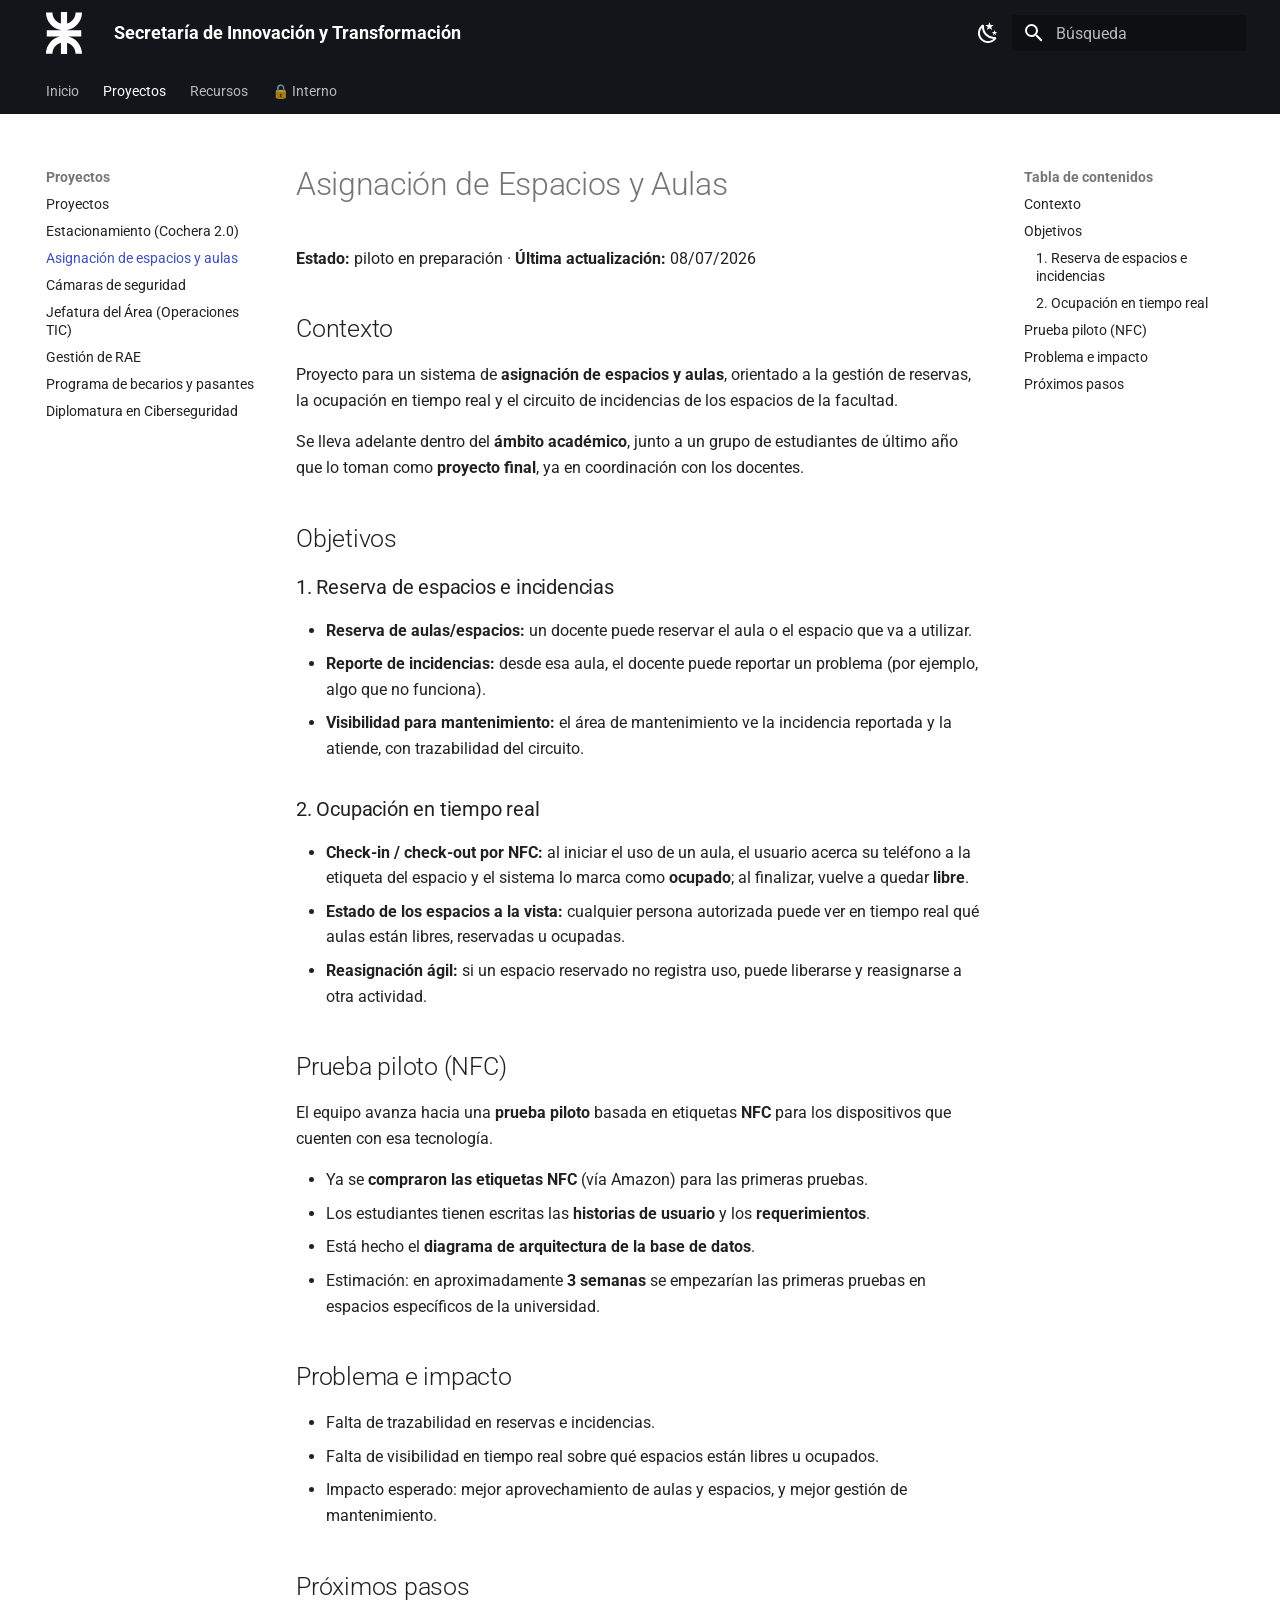
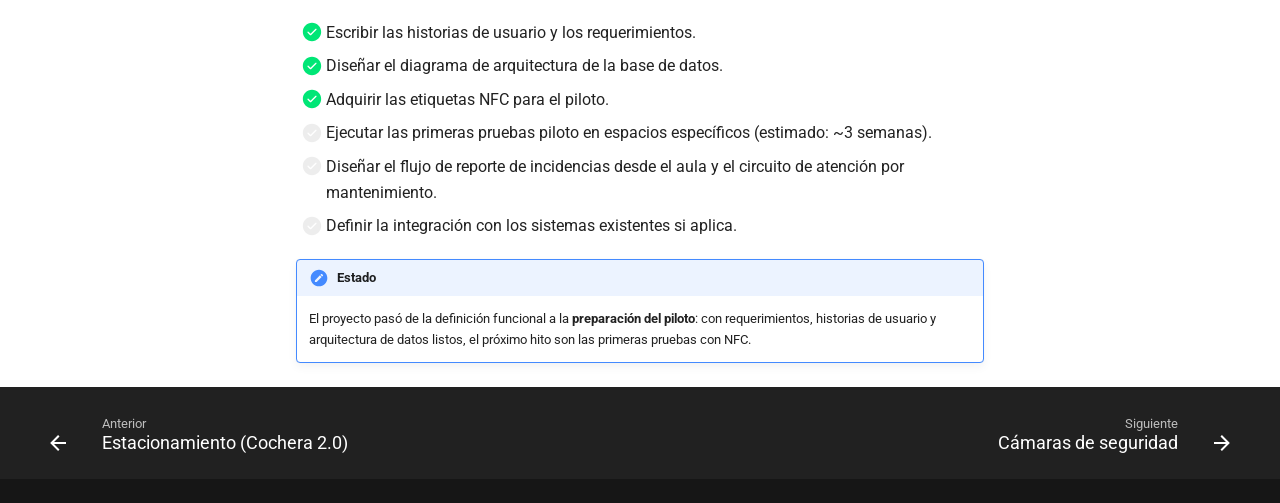
<file: proyectos/asignacion-espacios/index.html>
<!doctype html>
<html lang="es" class="no-js">
  <head>
    
      <meta charset="utf-8">
      <meta name="viewport" content="width=device-width,initial-scale=1">
      
        <meta name="description" content="Portal de proyectos e información de la Secretaría de Innovación y Transformación — UTN">
      
      
      
        <link rel="canonical" href="https://andrescerutti.github.io/utn-info/proyectos/asignacion-espacios/">
      
      
        <link rel="prev" href="../estacionamiento/">
      
      
        <link rel="next" href="../camaras-seguridad/">
      
      
        
      
      
      <link rel="icon" href="../../assets/utn-symbol.svg">
      <meta name="generator" content="mkdocs-1.6.1, mkdocs-material-9.7.6">
    
    
      
        <title>Asignación de espacios y aulas - Secretaría de Innovación y Transformación</title>
      
    
    
      <link rel="stylesheet" href="../../assets/stylesheets/main.484c7ddc.min.css">
      
        
        <link rel="stylesheet" href="../../assets/stylesheets/palette.ab4e12ef.min.css">
      
      


    
    
      
    
    
      
        
        
        <link rel="preconnect" href="https://fonts.gstatic.com" crossorigin>
        <link rel="stylesheet" href="https://fonts.googleapis.com/css?family=Roboto:300,300i,400,400i,700,700i%7CRoboto+Mono:400,400i,700,700i&display=fallback">
        <style>:root{--md-text-font:"Roboto";--md-code-font:"Roboto Mono"}</style>
      
    
    
      <link rel="stylesheet" href="../../stylesheets/extra.css">
    
    <script>__md_scope=new URL("../..",location),__md_hash=e=>[...e].reduce(((e,_)=>(e<<5)-e+_.charCodeAt(0)),0),__md_get=(e,_=localStorage,t=__md_scope)=>JSON.parse(_.getItem(t.pathname+"."+e)),__md_set=(e,_,t=localStorage,a=__md_scope)=>{try{t.setItem(a.pathname+"."+e,JSON.stringify(_))}catch(e){}}</script>
    
      

    
    
  </head>
  
  
    
    
      
    
    
    
    
    <body dir="ltr" data-md-color-scheme="default" data-md-color-primary="black" data-md-color-accent="indigo">
  
    
    <input class="md-toggle" data-md-toggle="drawer" type="checkbox" id="__drawer" autocomplete="off">
    <input class="md-toggle" data-md-toggle="search" type="checkbox" id="__search" autocomplete="off">
    <label class="md-overlay" for="__drawer"></label>
    <div data-md-component="skip">
      
        
        <a href="#asignacion-de-espacios-y-aulas" class="md-skip">
          Saltar a contenido
        </a>
      
    </div>
    <div data-md-component="announce">
      
    </div>
    
    
      

<header class="md-header" data-md-component="header">
  <nav class="md-header__inner md-grid" aria-label="Cabecera">
    <a href="../.." title="Secretaría de Innovación y Transformación" class="md-header__button md-logo" aria-label="Secretaría de Innovación y Transformación" data-md-component="logo">
      
  <img src="../../assets/utn-logo.svg" alt="logo">

    </a>
    <label class="md-header__button md-icon" for="__drawer">
      
      <svg xmlns="http://www.w3.org/2000/svg" viewBox="0 0 24 24"><path d="M3 6h18v2H3zm0 5h18v2H3zm0 5h18v2H3z"/></svg>
    </label>
    <div class="md-header__title" data-md-component="header-title">
      <div class="md-header__ellipsis">
        <div class="md-header__topic">
          <span class="md-ellipsis">
            Secretaría de Innovación y Transformación
          </span>
        </div>
        <div class="md-header__topic" data-md-component="header-topic">
          <span class="md-ellipsis">
            
              Asignación de espacios y aulas
            
          </span>
        </div>
      </div>
    </div>
    
      
        <form class="md-header__option" data-md-component="palette">
  
    
    
    
    <input class="md-option" data-md-color-media="(prefers-color-scheme: light)" data-md-color-scheme="default" data-md-color-primary="black" data-md-color-accent="indigo"  aria-label="Modo oscuro"  type="radio" name="__palette" id="__palette_0">
    
      <label class="md-header__button md-icon" title="Modo oscuro" for="__palette_1" hidden>
        <svg xmlns="http://www.w3.org/2000/svg" viewBox="0 0 24 24"><path d="m17.75 4.09-2.53 1.94.91 3.06-2.63-1.81-2.63 1.81.91-3.06-2.53-1.94L12.44 4l1.06-3 1.06 3zm3.5 6.91-1.64 1.25.59 1.98-1.7-1.17-1.7 1.17.59-1.98L15.75 11l2.06-.05L18.5 9l.69 1.95zm-2.28 4.95c.83-.08 1.72 1.1 1.19 1.85-.32.45-.66.87-1.08 1.27C15.17 23 8.84 23 4.94 19.07c-3.91-3.9-3.91-10.24 0-14.14.4-.4.82-.76 1.27-1.08.75-.53 1.93.36 1.85 1.19-.27 2.86.69 5.83 2.89 8.02a9.96 9.96 0 0 0 8.02 2.89m-1.64 2.02a12.08 12.08 0 0 1-7.8-3.47c-2.17-2.19-3.33-5-3.49-7.82-2.81 3.14-2.7 7.96.31 10.98 3.02 3.01 7.84 3.12 10.98.31"/></svg>
      </label>
    
  
    
    
    
    <input class="md-option" data-md-color-media="(prefers-color-scheme: dark)" data-md-color-scheme="slate" data-md-color-primary="black" data-md-color-accent="indigo"  aria-label="Modo claro"  type="radio" name="__palette" id="__palette_1">
    
      <label class="md-header__button md-icon" title="Modo claro" for="__palette_0" hidden>
        <svg xmlns="http://www.w3.org/2000/svg" viewBox="0 0 24 24"><path d="M12 7a5 5 0 0 1 5 5 5 5 0 0 1-5 5 5 5 0 0 1-5-5 5 5 0 0 1 5-5m0 2a3 3 0 0 0-3 3 3 3 0 0 0 3 3 3 3 0 0 0 3-3 3 3 0 0 0-3-3m0-7 2.39 3.42C13.65 5.15 12.84 5 12 5s-1.65.15-2.39.42zM3.34 7l4.16-.35A7.2 7.2 0 0 0 5.94 8.5c-.44.74-.69 1.5-.83 2.29zm.02 10 1.76-3.77a7.131 7.131 0 0 0 2.38 4.14zM20.65 7l-1.77 3.79a7.02 7.02 0 0 0-2.38-4.15zm-.01 10-4.14.36c.59-.51 1.12-1.14 1.54-1.86.42-.73.69-1.5.83-2.29zM12 22l-2.41-3.44c.74.27 1.55.44 2.41.44.82 0 1.63-.17 2.37-.44z"/></svg>
      </label>
    
  
</form>
      
    
    
      <script>var palette=__md_get("__palette");if(palette&&palette.color){if("(prefers-color-scheme)"===palette.color.media){var media=matchMedia("(prefers-color-scheme: light)"),input=document.querySelector(media.matches?"[data-md-color-media='(prefers-color-scheme: light)']":"[data-md-color-media='(prefers-color-scheme: dark)']");palette.color.media=input.getAttribute("data-md-color-media"),palette.color.scheme=input.getAttribute("data-md-color-scheme"),palette.color.primary=input.getAttribute("data-md-color-primary"),palette.color.accent=input.getAttribute("data-md-color-accent")}for(var[key,value]of Object.entries(palette.color))document.body.setAttribute("data-md-color-"+key,value)}</script>
    
    
    
      
      
        <label class="md-header__button md-icon" for="__search">
          
          <svg xmlns="http://www.w3.org/2000/svg" viewBox="0 0 24 24"><path d="M9.5 3A6.5 6.5 0 0 1 16 9.5c0 1.61-.59 3.09-1.56 4.23l.27.27h.79l5 5-1.5 1.5-5-5v-.79l-.27-.27A6.52 6.52 0 0 1 9.5 16 6.5 6.5 0 0 1 3 9.5 6.5 6.5 0 0 1 9.5 3m0 2C7 5 5 7 5 9.5S7 14 9.5 14 14 12 14 9.5 12 5 9.5 5"/></svg>
        </label>
        <div class="md-search" data-md-component="search" role="dialog">
  <label class="md-search__overlay" for="__search"></label>
  <div class="md-search__inner" role="search">
    <form class="md-search__form" name="search">
      <input type="text" class="md-search__input" name="query" aria-label="Búsqueda" placeholder="Búsqueda" autocapitalize="off" autocorrect="off" autocomplete="off" spellcheck="false" data-md-component="search-query" required>
      <label class="md-search__icon md-icon" for="__search">
        
        <svg xmlns="http://www.w3.org/2000/svg" viewBox="0 0 24 24"><path d="M9.5 3A6.5 6.5 0 0 1 16 9.5c0 1.61-.59 3.09-1.56 4.23l.27.27h.79l5 5-1.5 1.5-5-5v-.79l-.27-.27A6.52 6.52 0 0 1 9.5 16 6.5 6.5 0 0 1 3 9.5 6.5 6.5 0 0 1 9.5 3m0 2C7 5 5 7 5 9.5S7 14 9.5 14 14 12 14 9.5 12 5 9.5 5"/></svg>
        
        <svg xmlns="http://www.w3.org/2000/svg" viewBox="0 0 24 24"><path d="M20 11v2H8l5.5 5.5-1.42 1.42L4.16 12l7.92-7.92L13.5 5.5 8 11z"/></svg>
      </label>
      <nav class="md-search__options" aria-label="Buscar">
        
        <button type="reset" class="md-search__icon md-icon" title="Limpiar" aria-label="Limpiar" tabindex="-1">
          
          <svg xmlns="http://www.w3.org/2000/svg" viewBox="0 0 24 24"><path d="M19 6.41 17.59 5 12 10.59 6.41 5 5 6.41 10.59 12 5 17.59 6.41 19 12 13.41 17.59 19 19 17.59 13.41 12z"/></svg>
        </button>
      </nav>
      
        <div class="md-search__suggest" data-md-component="search-suggest"></div>
      
    </form>
    <div class="md-search__output">
      <div class="md-search__scrollwrap" tabindex="0" data-md-scrollfix>
        <div class="md-search-result" data-md-component="search-result">
          <div class="md-search-result__meta">
            Inicializando búsqueda
          </div>
          <ol class="md-search-result__list" role="presentation"></ol>
        </div>
      </div>
    </div>
  </div>
</div>
      
    
    
  </nav>
  
</header>
    
    <div class="md-container" data-md-component="container">
      
      
        
          
            
<nav class="md-tabs" aria-label="Pestañas" data-md-component="tabs">
  <div class="md-grid">
    <ul class="md-tabs__list">
      
        
  
  
  
  
    <li class="md-tabs__item">
      <a href="../.." class="md-tabs__link">
        
  
  
    
  
  Inicio

      </a>
    </li>
  

      
        
  
  
  
    
  
  
    
    
      <li class="md-tabs__item md-tabs__item--active">
        <a href="../" class="md-tabs__link">
          
  
  
  Proyectos

        </a>
      </li>
    
  

      
        
  
  
  
  
    <li class="md-tabs__item">
      <a href="../../recursos/" class="md-tabs__link">
        
  
  
    
  
  Recursos

      </a>
    </li>
  

      
        
  
  
  
  
    <li class="md-tabs__item">
      <a href="../../interno/" class="md-tabs__link">
        
  
  
    
  
  🔒 Interno

      </a>
    </li>
  

      
    </ul>
  </div>
</nav>
          
        
      
      <main class="md-main" data-md-component="main">
        <div class="md-main__inner md-grid">
          
            
              
              <div class="md-sidebar md-sidebar--primary" data-md-component="sidebar" data-md-type="navigation" >
                <div class="md-sidebar__scrollwrap">
                  <div class="md-sidebar__inner">
                    


  


<nav class="md-nav md-nav--primary md-nav--lifted" aria-label="Navegación" data-md-level="0">
  <label class="md-nav__title" for="__drawer">
    <a href="../.." title="Secretaría de Innovación y Transformación" class="md-nav__button md-logo" aria-label="Secretaría de Innovación y Transformación" data-md-component="logo">
      
  <img src="../../assets/utn-logo.svg" alt="logo">

    </a>
    Secretaría de Innovación y Transformación
  </label>
  
  <ul class="md-nav__list" data-md-scrollfix>
    
      
      
  
  
  
  
    <li class="md-nav__item">
      <a href="../.." class="md-nav__link">
        
  
  
  <span class="md-ellipsis">
    
  
    Inicio
  

    
  </span>
  
  

      </a>
    </li>
  

    
      
      
  
  
    
  
  
  
    
    
    
    
      
        
        
      
      
        
      
    
    
    <li class="md-nav__item md-nav__item--active md-nav__item--section md-nav__item--nested">
      
        
        
        <input class="md-nav__toggle md-toggle " type="checkbox" id="__nav_2" checked>
        
          
          <label class="md-nav__link" for="__nav_2" id="__nav_2_label" tabindex="">
            
  
  
  <span class="md-ellipsis">
    
  
    Proyectos
  

    
  </span>
  
  

            <span class="md-nav__icon md-icon"></span>
          </label>
        
        <nav class="md-nav" data-md-level="1" aria-labelledby="__nav_2_label" aria-expanded="true">
          <label class="md-nav__title" for="__nav_2">
            <span class="md-nav__icon md-icon"></span>
            
  
    Proyectos
  

          </label>
          <ul class="md-nav__list" data-md-scrollfix>
            
              
                
  
  
  
  
    <li class="md-nav__item">
      <a href="../" class="md-nav__link">
        
  
  
  <span class="md-ellipsis">
    
  
    Proyectos
  

    
  </span>
  
  

      </a>
    </li>
  

              
            
              
                
  
  
  
  
    <li class="md-nav__item">
      <a href="../estacionamiento/" class="md-nav__link">
        
  
  
  <span class="md-ellipsis">
    
  
    Estacionamiento (Cochera 2.0)
  

    
  </span>
  
  

      </a>
    </li>
  

              
            
              
                
  
  
    
  
  
  
    <li class="md-nav__item md-nav__item--active">
      
      <input class="md-nav__toggle md-toggle" type="checkbox" id="__toc">
      
      
        
      
      
        <label class="md-nav__link md-nav__link--active" for="__toc">
          
  
  
  <span class="md-ellipsis">
    
  
    Asignación de espacios y aulas
  

    
  </span>
  
  

          <span class="md-nav__icon md-icon"></span>
        </label>
      
      <a href="./" class="md-nav__link md-nav__link--active">
        
  
  
  <span class="md-ellipsis">
    
  
    Asignación de espacios y aulas
  

    
  </span>
  
  

      </a>
      
        

<nav class="md-nav md-nav--secondary" aria-label="Tabla de contenidos">
  
  
  
    
  
  
    <label class="md-nav__title" for="__toc">
      <span class="md-nav__icon md-icon"></span>
      Tabla de contenidos
    </label>
    <ul class="md-nav__list" data-md-component="toc" data-md-scrollfix>
      
        <li class="md-nav__item">
  <a href="#contexto" class="md-nav__link">
    <span class="md-ellipsis">
      
        Contexto
      
    </span>
  </a>
  
</li>
      
        <li class="md-nav__item">
  <a href="#objetivos" class="md-nav__link">
    <span class="md-ellipsis">
      
        Objetivos
      
    </span>
  </a>
  
    <nav class="md-nav" aria-label="Objetivos">
      <ul class="md-nav__list">
        
          <li class="md-nav__item">
  <a href="#1-reserva-de-espacios-e-incidencias" class="md-nav__link">
    <span class="md-ellipsis">
      
        1. Reserva de espacios e incidencias
      
    </span>
  </a>
  
</li>
        
          <li class="md-nav__item">
  <a href="#2-ocupacion-en-tiempo-real" class="md-nav__link">
    <span class="md-ellipsis">
      
        2. Ocupación en tiempo real
      
    </span>
  </a>
  
</li>
        
      </ul>
    </nav>
  
</li>
      
        <li class="md-nav__item">
  <a href="#prueba-piloto-nfc" class="md-nav__link">
    <span class="md-ellipsis">
      
        Prueba piloto (NFC)
      
    </span>
  </a>
  
</li>
      
        <li class="md-nav__item">
  <a href="#problema-e-impacto" class="md-nav__link">
    <span class="md-ellipsis">
      
        Problema e impacto
      
    </span>
  </a>
  
</li>
      
        <li class="md-nav__item">
  <a href="#proximos-pasos" class="md-nav__link">
    <span class="md-ellipsis">
      
        Próximos pasos
      
    </span>
  </a>
  
</li>
      
    </ul>
  
</nav>
      
    </li>
  

              
            
              
                
  
  
  
  
    <li class="md-nav__item">
      <a href="../camaras-seguridad/" class="md-nav__link">
        
  
  
  <span class="md-ellipsis">
    
  
    Cámaras de seguridad
  

    
  </span>
  
  

      </a>
    </li>
  

              
            
              
                
  
  
  
  
    <li class="md-nav__item">
      <a href="../jefatura/" class="md-nav__link">
        
  
  
  <span class="md-ellipsis">
    
  
    Jefatura del Área (Operaciones TIC)
  

    
  </span>
  
  

      </a>
    </li>
  

              
            
              
                
  
  
  
  
    <li class="md-nav__item">
      <a href="../gestion-rae/" class="md-nav__link">
        
  
  
  <span class="md-ellipsis">
    
  
    Gestión de RAE
  

    
  </span>
  
  

      </a>
    </li>
  

              
            
              
                
  
  
  
  
    <li class="md-nav__item">
      <a href="../becarios-pasantes/" class="md-nav__link">
        
  
  
  <span class="md-ellipsis">
    
  
    Programa de becarios y pasantes
  

    
  </span>
  
  

      </a>
    </li>
  

              
            
              
                
  
  
  
  
    <li class="md-nav__item">
      <a href="../diplomatura-ciberseguridad/" class="md-nav__link">
        
  
  
  <span class="md-ellipsis">
    
  
    Diplomatura en Ciberseguridad
  

    
  </span>
  
  

      </a>
    </li>
  

              
            
          </ul>
        </nav>
      
    </li>
  

    
      
      
  
  
  
  
    <li class="md-nav__item">
      <a href="../../recursos/" class="md-nav__link">
        
  
  
  <span class="md-ellipsis">
    
  
    Recursos
  

    
  </span>
  
  

      </a>
    </li>
  

    
      
      
  
  
  
  
    <li class="md-nav__item">
      <a href="../../interno/" class="md-nav__link">
        
  
  
  <span class="md-ellipsis">
    
  
    🔒 Interno
  

    
  </span>
  
  

      </a>
    </li>
  

    
  </ul>
</nav>
                  </div>
                </div>
              </div>
            
            
              
              <div class="md-sidebar md-sidebar--secondary" data-md-component="sidebar" data-md-type="toc" >
                <div class="md-sidebar__scrollwrap">
                  <div class="md-sidebar__inner">
                    

<nav class="md-nav md-nav--secondary" aria-label="Tabla de contenidos">
  
  
  
    
  
  
    <label class="md-nav__title" for="__toc">
      <span class="md-nav__icon md-icon"></span>
      Tabla de contenidos
    </label>
    <ul class="md-nav__list" data-md-component="toc" data-md-scrollfix>
      
        <li class="md-nav__item">
  <a href="#contexto" class="md-nav__link">
    <span class="md-ellipsis">
      
        Contexto
      
    </span>
  </a>
  
</li>
      
        <li class="md-nav__item">
  <a href="#objetivos" class="md-nav__link">
    <span class="md-ellipsis">
      
        Objetivos
      
    </span>
  </a>
  
    <nav class="md-nav" aria-label="Objetivos">
      <ul class="md-nav__list">
        
          <li class="md-nav__item">
  <a href="#1-reserva-de-espacios-e-incidencias" class="md-nav__link">
    <span class="md-ellipsis">
      
        1. Reserva de espacios e incidencias
      
    </span>
  </a>
  
</li>
        
          <li class="md-nav__item">
  <a href="#2-ocupacion-en-tiempo-real" class="md-nav__link">
    <span class="md-ellipsis">
      
        2. Ocupación en tiempo real
      
    </span>
  </a>
  
</li>
        
      </ul>
    </nav>
  
</li>
      
        <li class="md-nav__item">
  <a href="#prueba-piloto-nfc" class="md-nav__link">
    <span class="md-ellipsis">
      
        Prueba piloto (NFC)
      
    </span>
  </a>
  
</li>
      
        <li class="md-nav__item">
  <a href="#problema-e-impacto" class="md-nav__link">
    <span class="md-ellipsis">
      
        Problema e impacto
      
    </span>
  </a>
  
</li>
      
        <li class="md-nav__item">
  <a href="#proximos-pasos" class="md-nav__link">
    <span class="md-ellipsis">
      
        Próximos pasos
      
    </span>
  </a>
  
</li>
      
    </ul>
  
</nav>
                  </div>
                </div>
              </div>
            
          
          
            <div class="md-content" data-md-component="content">
              
              <article class="md-content__inner md-typeset">
                
                  



<h1 id="asignacion-de-espacios-y-aulas">Asignación de Espacios y Aulas<a class="headerlink" href="#asignacion-de-espacios-y-aulas" title="Permanent link">&para;</a></h1>
<p><strong>Estado:</strong> piloto en preparación · <strong>Última actualización:</strong> 08/07/2026</p>
<h2 id="contexto">Contexto<a class="headerlink" href="#contexto" title="Permanent link">&para;</a></h2>
<p>Proyecto para un sistema de <strong>asignación de espacios y aulas</strong>, orientado a la
gestión de reservas, la ocupación en tiempo real y el circuito de incidencias de
los espacios de la facultad.</p>
<p>Se lleva adelante dentro del <strong>ámbito académico</strong>, junto a un grupo de estudiantes de
último año que lo toman como <strong>proyecto final</strong>, ya en coordinación con los docentes.</p>
<h2 id="objetivos">Objetivos<a class="headerlink" href="#objetivos" title="Permanent link">&para;</a></h2>
<h3 id="1-reserva-de-espacios-e-incidencias">1. Reserva de espacios e incidencias<a class="headerlink" href="#1-reserva-de-espacios-e-incidencias" title="Permanent link">&para;</a></h3>
<ul>
<li><strong>Reserva de aulas/espacios:</strong> un docente puede reservar el aula o el espacio que va a utilizar.</li>
<li><strong>Reporte de incidencias:</strong> desde esa aula, el docente puede reportar un problema (por ejemplo, algo que no funciona).</li>
<li><strong>Visibilidad para mantenimiento:</strong> el área de mantenimiento ve la incidencia reportada y la atiende, con trazabilidad del circuito.</li>
</ul>
<h3 id="2-ocupacion-en-tiempo-real">2. Ocupación en tiempo real<a class="headerlink" href="#2-ocupacion-en-tiempo-real" title="Permanent link">&para;</a></h3>
<ul>
<li><strong>Check-in / check-out por NFC:</strong> al iniciar el uso de un aula, el usuario acerca su
  teléfono a la etiqueta del espacio y el sistema lo marca como <strong>ocupado</strong>; al
  finalizar, vuelve a quedar <strong>libre</strong>.</li>
<li><strong>Estado de los espacios a la vista:</strong> cualquier persona autorizada puede ver en
  tiempo real qué aulas están libres, reservadas u ocupadas.</li>
<li><strong>Reasignación ágil:</strong> si un espacio reservado no registra uso, puede liberarse y
  reasignarse a otra actividad.</li>
</ul>
<h2 id="prueba-piloto-nfc">Prueba piloto (NFC)<a class="headerlink" href="#prueba-piloto-nfc" title="Permanent link">&para;</a></h2>
<p>El equipo avanza hacia una <strong>prueba piloto</strong> basada en etiquetas <strong>NFC</strong> para los
dispositivos que cuenten con esa tecnología.</p>
<ul>
<li>Ya se <strong>compraron las etiquetas NFC</strong> (vía Amazon) para las primeras pruebas.</li>
<li>Los estudiantes tienen escritas las <strong>historias de usuario</strong> y los <strong>requerimientos</strong>.</li>
<li>Está hecho el <strong>diagrama de arquitectura de la base de datos</strong>.</li>
<li>Estimación: en aproximadamente <strong>3 semanas</strong> se empezarían las primeras pruebas en espacios específicos de la universidad.</li>
</ul>
<h2 id="problema-e-impacto">Problema e impacto<a class="headerlink" href="#problema-e-impacto" title="Permanent link">&para;</a></h2>
<ul>
<li>Falta de trazabilidad en reservas e incidencias.</li>
<li>Falta de visibilidad en tiempo real sobre qué espacios están libres u ocupados.</li>
<li>Impacto esperado: mejor aprovechamiento de aulas y espacios, y mejor gestión de mantenimiento.</li>
</ul>
<h2 id="proximos-pasos">Próximos pasos<a class="headerlink" href="#proximos-pasos" title="Permanent link">&para;</a></h2>
<ul class="task-list">
<li class="task-list-item"><label class="task-list-control"><input type="checkbox" disabled checked/><span class="task-list-indicator"></span></label> Escribir las historias de usuario y los requerimientos.</li>
<li class="task-list-item"><label class="task-list-control"><input type="checkbox" disabled checked/><span class="task-list-indicator"></span></label> Diseñar el diagrama de arquitectura de la base de datos.</li>
<li class="task-list-item"><label class="task-list-control"><input type="checkbox" disabled checked/><span class="task-list-indicator"></span></label> Adquirir las etiquetas NFC para el piloto.</li>
<li class="task-list-item"><label class="task-list-control"><input type="checkbox" disabled/><span class="task-list-indicator"></span></label> Ejecutar las primeras pruebas piloto en espacios específicos (estimado: ~3 semanas).</li>
<li class="task-list-item"><label class="task-list-control"><input type="checkbox" disabled/><span class="task-list-indicator"></span></label> Diseñar el flujo de reporte de incidencias desde el aula y el circuito de atención por mantenimiento.</li>
<li class="task-list-item"><label class="task-list-control"><input type="checkbox" disabled/><span class="task-list-indicator"></span></label> Definir la integración con los sistemas existentes si aplica.</li>
</ul>
<div class="admonition note">
<p class="admonition-title">Estado</p>
<p>El proyecto pasó de la definición funcional a la <strong>preparación del piloto</strong>: con
requerimientos, historias de usuario y arquitectura de datos listos, el próximo
hito son las primeras pruebas con NFC.</p>
</div>












                
              </article>
            </div>
          
          
<script>var target=document.getElementById(location.hash.slice(1));target&&target.name&&(target.checked=target.name.startsWith("__tabbed_"))</script>
        </div>
        
          <button type="button" class="md-top md-icon" data-md-component="top" hidden>
  
  <svg xmlns="http://www.w3.org/2000/svg" viewBox="0 0 24 24"><path d="M13 20h-2V8l-5.5 5.5-1.42-1.42L12 4.16l7.92 7.92-1.42 1.42L13 8z"/></svg>
  Volver al principio
</button>
        
      </main>
      
        <footer class="md-footer">
  
    
      
      <nav class="md-footer__inner md-grid" aria-label="Pie" >
        
          
          <a href="../estacionamiento/" class="md-footer__link md-footer__link--prev" aria-label="Anterior: Estacionamiento (Cochera 2.0)">
            <div class="md-footer__button md-icon">
              
              <svg xmlns="http://www.w3.org/2000/svg" viewBox="0 0 24 24"><path d="M20 11v2H8l5.5 5.5-1.42 1.42L4.16 12l7.92-7.92L13.5 5.5 8 11z"/></svg>
            </div>
            <div class="md-footer__title">
              <span class="md-footer__direction">
                Anterior
              </span>
              <div class="md-ellipsis">
                Estacionamiento (Cochera 2.0)
              </div>
            </div>
          </a>
        
        
          
          <a href="../camaras-seguridad/" class="md-footer__link md-footer__link--next" aria-label="Siguiente: Cámaras de seguridad">
            <div class="md-footer__title">
              <span class="md-footer__direction">
                Siguiente
              </span>
              <div class="md-ellipsis">
                Cámaras de seguridad
              </div>
            </div>
            <div class="md-footer__button md-icon">
              
              <svg xmlns="http://www.w3.org/2000/svg" viewBox="0 0 24 24"><path d="M4 11v2h12l-5.5 5.5 1.42 1.42L19.84 12l-7.92-7.92L10.5 5.5 16 11z"/></svg>
            </div>
          </a>
        
      </nav>
    
  
  <div class="md-footer-meta md-typeset">
    <div class="md-footer-meta__inner md-grid">
      <div class="md-copyright">
  
  
</div>
      
    </div>
  </div>
</footer>
      
    </div>
    <div class="md-dialog" data-md-component="dialog">
      <div class="md-dialog__inner md-typeset"></div>
    </div>
    
    
    
      
      
      <script id="__config" type="application/json">{"annotate": null, "base": "../..", "features": ["navigation.tabs", "navigation.sections", "navigation.top", "navigation.footer", "search.suggest", "search.highlight", "content.code.copy"], "search": "../../assets/javascripts/workers/search.2c215733.min.js", "tags": null, "translations": {"clipboard.copied": "Copiado al portapapeles", "clipboard.copy": "Copiar al portapapeles", "search.result.more.one": "1 m\u00e1s en esta p\u00e1gina", "search.result.more.other": "# m\u00e1s en esta p\u00e1gina", "search.result.none": "No se encontraron documentos", "search.result.one": "1 documento encontrado", "search.result.other": "# documentos encontrados", "search.result.placeholder": "Teclee para comenzar b\u00fasqueda", "search.result.term.missing": "Falta", "select.version": "Seleccionar versi\u00f3n"}, "version": null}</script>
    
    
      <script src="../../assets/javascripts/bundle.79ae519e.min.js"></script>
      
    
  </body>
</html>
</file>
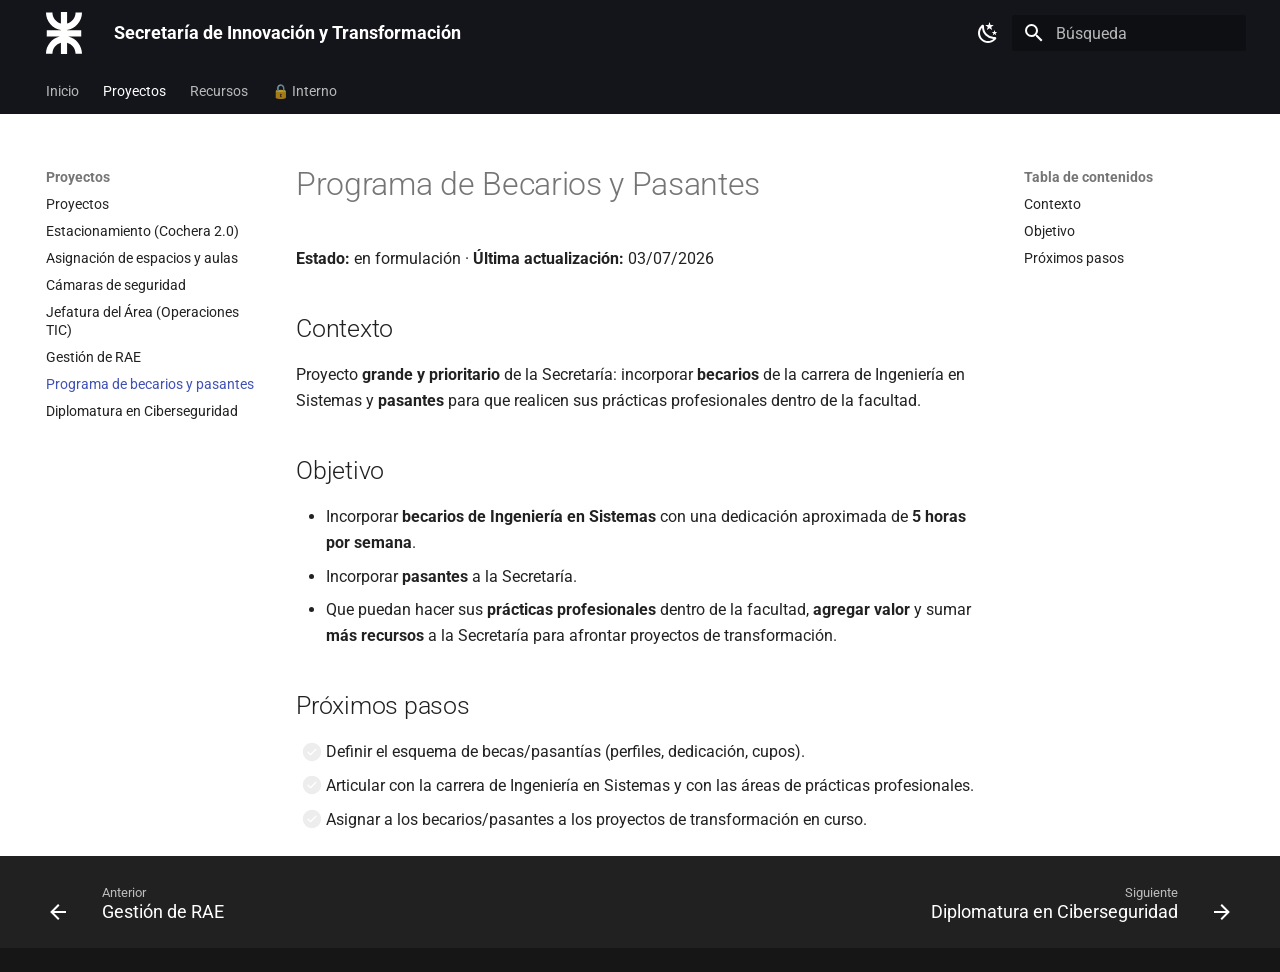
<file: proyectos/becarios-pasantes/index.html>
<!doctype html>
<html lang="es" class="no-js">
  <head>
    
      <meta charset="utf-8">
      <meta name="viewport" content="width=device-width,initial-scale=1">
      
        <meta name="description" content="Portal de proyectos e información de la Secretaría de Innovación y Transformación — UTN">
      
      
      
        <link rel="canonical" href="https://andrescerutti.github.io/utn-info/proyectos/becarios-pasantes/">
      
      
        <link rel="prev" href="../gestion-rae/">
      
      
        <link rel="next" href="../diplomatura-ciberseguridad/">
      
      
        
      
      
      <link rel="icon" href="../../assets/utn-symbol.svg">
      <meta name="generator" content="mkdocs-1.6.1, mkdocs-material-9.7.6">
    
    
      
        <title>Programa de becarios y pasantes - Secretaría de Innovación y Transformación</title>
      
    
    
      <link rel="stylesheet" href="../../assets/stylesheets/main.484c7ddc.min.css">
      
        
        <link rel="stylesheet" href="../../assets/stylesheets/palette.ab4e12ef.min.css">
      
      


    
    
      
    
    
      
        
        
        <link rel="preconnect" href="https://fonts.gstatic.com" crossorigin>
        <link rel="stylesheet" href="https://fonts.googleapis.com/css?family=Roboto:300,300i,400,400i,700,700i%7CRoboto+Mono:400,400i,700,700i&display=fallback">
        <style>:root{--md-text-font:"Roboto";--md-code-font:"Roboto Mono"}</style>
      
    
    
      <link rel="stylesheet" href="../../stylesheets/extra.css">
    
    <script>__md_scope=new URL("../..",location),__md_hash=e=>[...e].reduce(((e,_)=>(e<<5)-e+_.charCodeAt(0)),0),__md_get=(e,_=localStorage,t=__md_scope)=>JSON.parse(_.getItem(t.pathname+"."+e)),__md_set=(e,_,t=localStorage,a=__md_scope)=>{try{t.setItem(a.pathname+"."+e,JSON.stringify(_))}catch(e){}}</script>
    
      

    
    
  </head>
  
  
    
    
      
    
    
    
    
    <body dir="ltr" data-md-color-scheme="default" data-md-color-primary="black" data-md-color-accent="indigo">
  
    
    <input class="md-toggle" data-md-toggle="drawer" type="checkbox" id="__drawer" autocomplete="off">
    <input class="md-toggle" data-md-toggle="search" type="checkbox" id="__search" autocomplete="off">
    <label class="md-overlay" for="__drawer"></label>
    <div data-md-component="skip">
      
        
        <a href="#programa-de-becarios-y-pasantes" class="md-skip">
          Saltar a contenido
        </a>
      
    </div>
    <div data-md-component="announce">
      
    </div>
    
    
      

<header class="md-header" data-md-component="header">
  <nav class="md-header__inner md-grid" aria-label="Cabecera">
    <a href="../.." title="Secretaría de Innovación y Transformación" class="md-header__button md-logo" aria-label="Secretaría de Innovación y Transformación" data-md-component="logo">
      
  <img src="../../assets/utn-logo.svg" alt="logo">

    </a>
    <label class="md-header__button md-icon" for="__drawer">
      
      <svg xmlns="http://www.w3.org/2000/svg" viewBox="0 0 24 24"><path d="M3 6h18v2H3zm0 5h18v2H3zm0 5h18v2H3z"/></svg>
    </label>
    <div class="md-header__title" data-md-component="header-title">
      <div class="md-header__ellipsis">
        <div class="md-header__topic">
          <span class="md-ellipsis">
            Secretaría de Innovación y Transformación
          </span>
        </div>
        <div class="md-header__topic" data-md-component="header-topic">
          <span class="md-ellipsis">
            
              Programa de becarios y pasantes
            
          </span>
        </div>
      </div>
    </div>
    
      
        <form class="md-header__option" data-md-component="palette">
  
    
    
    
    <input class="md-option" data-md-color-media="(prefers-color-scheme: light)" data-md-color-scheme="default" data-md-color-primary="black" data-md-color-accent="indigo"  aria-label="Modo oscuro"  type="radio" name="__palette" id="__palette_0">
    
      <label class="md-header__button md-icon" title="Modo oscuro" for="__palette_1" hidden>
        <svg xmlns="http://www.w3.org/2000/svg" viewBox="0 0 24 24"><path d="m17.75 4.09-2.53 1.94.91 3.06-2.63-1.81-2.63 1.81.91-3.06-2.53-1.94L12.44 4l1.06-3 1.06 3zm3.5 6.91-1.64 1.25.59 1.98-1.7-1.17-1.7 1.17.59-1.98L15.75 11l2.06-.05L18.5 9l.69 1.95zm-2.28 4.95c.83-.08 1.72 1.1 1.19 1.85-.32.45-.66.87-1.08 1.27C15.17 23 8.84 23 4.94 19.07c-3.91-3.9-3.91-10.24 0-14.14.4-.4.82-.76 1.27-1.08.75-.53 1.93.36 1.85 1.19-.27 2.86.69 5.83 2.89 8.02a9.96 9.96 0 0 0 8.02 2.89m-1.64 2.02a12.08 12.08 0 0 1-7.8-3.47c-2.17-2.19-3.33-5-3.49-7.82-2.81 3.14-2.7 7.96.31 10.98 3.02 3.01 7.84 3.12 10.98.31"/></svg>
      </label>
    
  
    
    
    
    <input class="md-option" data-md-color-media="(prefers-color-scheme: dark)" data-md-color-scheme="slate" data-md-color-primary="black" data-md-color-accent="indigo"  aria-label="Modo claro"  type="radio" name="__palette" id="__palette_1">
    
      <label class="md-header__button md-icon" title="Modo claro" for="__palette_0" hidden>
        <svg xmlns="http://www.w3.org/2000/svg" viewBox="0 0 24 24"><path d="M12 7a5 5 0 0 1 5 5 5 5 0 0 1-5 5 5 5 0 0 1-5-5 5 5 0 0 1 5-5m0 2a3 3 0 0 0-3 3 3 3 0 0 0 3 3 3 3 0 0 0 3-3 3 3 0 0 0-3-3m0-7 2.39 3.42C13.65 5.15 12.84 5 12 5s-1.65.15-2.39.42zM3.34 7l4.16-.35A7.2 7.2 0 0 0 5.94 8.5c-.44.74-.69 1.5-.83 2.29zm.02 10 1.76-3.77a7.131 7.131 0 0 0 2.38 4.14zM20.65 7l-1.77 3.79a7.02 7.02 0 0 0-2.38-4.15zm-.01 10-4.14.36c.59-.51 1.12-1.14 1.54-1.86.42-.73.69-1.5.83-2.29zM12 22l-2.41-3.44c.74.27 1.55.44 2.41.44.82 0 1.63-.17 2.37-.44z"/></svg>
      </label>
    
  
</form>
      
    
    
      <script>var palette=__md_get("__palette");if(palette&&palette.color){if("(prefers-color-scheme)"===palette.color.media){var media=matchMedia("(prefers-color-scheme: light)"),input=document.querySelector(media.matches?"[data-md-color-media='(prefers-color-scheme: light)']":"[data-md-color-media='(prefers-color-scheme: dark)']");palette.color.media=input.getAttribute("data-md-color-media"),palette.color.scheme=input.getAttribute("data-md-color-scheme"),palette.color.primary=input.getAttribute("data-md-color-primary"),palette.color.accent=input.getAttribute("data-md-color-accent")}for(var[key,value]of Object.entries(palette.color))document.body.setAttribute("data-md-color-"+key,value)}</script>
    
    
    
      
      
        <label class="md-header__button md-icon" for="__search">
          
          <svg xmlns="http://www.w3.org/2000/svg" viewBox="0 0 24 24"><path d="M9.5 3A6.5 6.5 0 0 1 16 9.5c0 1.61-.59 3.09-1.56 4.23l.27.27h.79l5 5-1.5 1.5-5-5v-.79l-.27-.27A6.52 6.52 0 0 1 9.5 16 6.5 6.5 0 0 1 3 9.5 6.5 6.5 0 0 1 9.5 3m0 2C7 5 5 7 5 9.5S7 14 9.5 14 14 12 14 9.5 12 5 9.5 5"/></svg>
        </label>
        <div class="md-search" data-md-component="search" role="dialog">
  <label class="md-search__overlay" for="__search"></label>
  <div class="md-search__inner" role="search">
    <form class="md-search__form" name="search">
      <input type="text" class="md-search__input" name="query" aria-label="Búsqueda" placeholder="Búsqueda" autocapitalize="off" autocorrect="off" autocomplete="off" spellcheck="false" data-md-component="search-query" required>
      <label class="md-search__icon md-icon" for="__search">
        
        <svg xmlns="http://www.w3.org/2000/svg" viewBox="0 0 24 24"><path d="M9.5 3A6.5 6.5 0 0 1 16 9.5c0 1.61-.59 3.09-1.56 4.23l.27.27h.79l5 5-1.5 1.5-5-5v-.79l-.27-.27A6.52 6.52 0 0 1 9.5 16 6.5 6.5 0 0 1 3 9.5 6.5 6.5 0 0 1 9.5 3m0 2C7 5 5 7 5 9.5S7 14 9.5 14 14 12 14 9.5 12 5 9.5 5"/></svg>
        
        <svg xmlns="http://www.w3.org/2000/svg" viewBox="0 0 24 24"><path d="M20 11v2H8l5.5 5.5-1.42 1.42L4.16 12l7.92-7.92L13.5 5.5 8 11z"/></svg>
      </label>
      <nav class="md-search__options" aria-label="Buscar">
        
        <button type="reset" class="md-search__icon md-icon" title="Limpiar" aria-label="Limpiar" tabindex="-1">
          
          <svg xmlns="http://www.w3.org/2000/svg" viewBox="0 0 24 24"><path d="M19 6.41 17.59 5 12 10.59 6.41 5 5 6.41 10.59 12 5 17.59 6.41 19 12 13.41 17.59 19 19 17.59 13.41 12z"/></svg>
        </button>
      </nav>
      
        <div class="md-search__suggest" data-md-component="search-suggest"></div>
      
    </form>
    <div class="md-search__output">
      <div class="md-search__scrollwrap" tabindex="0" data-md-scrollfix>
        <div class="md-search-result" data-md-component="search-result">
          <div class="md-search-result__meta">
            Inicializando búsqueda
          </div>
          <ol class="md-search-result__list" role="presentation"></ol>
        </div>
      </div>
    </div>
  </div>
</div>
      
    
    
  </nav>
  
</header>
    
    <div class="md-container" data-md-component="container">
      
      
        
          
            
<nav class="md-tabs" aria-label="Pestañas" data-md-component="tabs">
  <div class="md-grid">
    <ul class="md-tabs__list">
      
        
  
  
  
  
    <li class="md-tabs__item">
      <a href="../.." class="md-tabs__link">
        
  
  
    
  
  Inicio

      </a>
    </li>
  

      
        
  
  
  
    
  
  
    
    
      <li class="md-tabs__item md-tabs__item--active">
        <a href="../" class="md-tabs__link">
          
  
  
  Proyectos

        </a>
      </li>
    
  

      
        
  
  
  
  
    <li class="md-tabs__item">
      <a href="../../recursos/" class="md-tabs__link">
        
  
  
    
  
  Recursos

      </a>
    </li>
  

      
        
  
  
  
  
    <li class="md-tabs__item">
      <a href="../../interno/" class="md-tabs__link">
        
  
  
    
  
  🔒 Interno

      </a>
    </li>
  

      
    </ul>
  </div>
</nav>
          
        
      
      <main class="md-main" data-md-component="main">
        <div class="md-main__inner md-grid">
          
            
              
              <div class="md-sidebar md-sidebar--primary" data-md-component="sidebar" data-md-type="navigation" >
                <div class="md-sidebar__scrollwrap">
                  <div class="md-sidebar__inner">
                    


  


<nav class="md-nav md-nav--primary md-nav--lifted" aria-label="Navegación" data-md-level="0">
  <label class="md-nav__title" for="__drawer">
    <a href="../.." title="Secretaría de Innovación y Transformación" class="md-nav__button md-logo" aria-label="Secretaría de Innovación y Transformación" data-md-component="logo">
      
  <img src="../../assets/utn-logo.svg" alt="logo">

    </a>
    Secretaría de Innovación y Transformación
  </label>
  
  <ul class="md-nav__list" data-md-scrollfix>
    
      
      
  
  
  
  
    <li class="md-nav__item">
      <a href="../.." class="md-nav__link">
        
  
  
  <span class="md-ellipsis">
    
  
    Inicio
  

    
  </span>
  
  

      </a>
    </li>
  

    
      
      
  
  
    
  
  
  
    
    
    
    
      
        
        
      
      
        
      
    
    
    <li class="md-nav__item md-nav__item--active md-nav__item--section md-nav__item--nested">
      
        
        
        <input class="md-nav__toggle md-toggle " type="checkbox" id="__nav_2" checked>
        
          
          <label class="md-nav__link" for="__nav_2" id="__nav_2_label" tabindex="">
            
  
  
  <span class="md-ellipsis">
    
  
    Proyectos
  

    
  </span>
  
  

            <span class="md-nav__icon md-icon"></span>
          </label>
        
        <nav class="md-nav" data-md-level="1" aria-labelledby="__nav_2_label" aria-expanded="true">
          <label class="md-nav__title" for="__nav_2">
            <span class="md-nav__icon md-icon"></span>
            
  
    Proyectos
  

          </label>
          <ul class="md-nav__list" data-md-scrollfix>
            
              
                
  
  
  
  
    <li class="md-nav__item">
      <a href="../" class="md-nav__link">
        
  
  
  <span class="md-ellipsis">
    
  
    Proyectos
  

    
  </span>
  
  

      </a>
    </li>
  

              
            
              
                
  
  
  
  
    <li class="md-nav__item">
      <a href="../estacionamiento/" class="md-nav__link">
        
  
  
  <span class="md-ellipsis">
    
  
    Estacionamiento (Cochera 2.0)
  

    
  </span>
  
  

      </a>
    </li>
  

              
            
              
                
  
  
  
  
    <li class="md-nav__item">
      <a href="../asignacion-espacios/" class="md-nav__link">
        
  
  
  <span class="md-ellipsis">
    
  
    Asignación de espacios y aulas
  

    
  </span>
  
  

      </a>
    </li>
  

              
            
              
                
  
  
  
  
    <li class="md-nav__item">
      <a href="../camaras-seguridad/" class="md-nav__link">
        
  
  
  <span class="md-ellipsis">
    
  
    Cámaras de seguridad
  

    
  </span>
  
  

      </a>
    </li>
  

              
            
              
                
  
  
  
  
    <li class="md-nav__item">
      <a href="../jefatura/" class="md-nav__link">
        
  
  
  <span class="md-ellipsis">
    
  
    Jefatura del Área (Operaciones TIC)
  

    
  </span>
  
  

      </a>
    </li>
  

              
            
              
                
  
  
  
  
    <li class="md-nav__item">
      <a href="../gestion-rae/" class="md-nav__link">
        
  
  
  <span class="md-ellipsis">
    
  
    Gestión de RAE
  

    
  </span>
  
  

      </a>
    </li>
  

              
            
              
                
  
  
    
  
  
  
    <li class="md-nav__item md-nav__item--active">
      
      <input class="md-nav__toggle md-toggle" type="checkbox" id="__toc">
      
      
        
      
      
        <label class="md-nav__link md-nav__link--active" for="__toc">
          
  
  
  <span class="md-ellipsis">
    
  
    Programa de becarios y pasantes
  

    
  </span>
  
  

          <span class="md-nav__icon md-icon"></span>
        </label>
      
      <a href="./" class="md-nav__link md-nav__link--active">
        
  
  
  <span class="md-ellipsis">
    
  
    Programa de becarios y pasantes
  

    
  </span>
  
  

      </a>
      
        

<nav class="md-nav md-nav--secondary" aria-label="Tabla de contenidos">
  
  
  
    
  
  
    <label class="md-nav__title" for="__toc">
      <span class="md-nav__icon md-icon"></span>
      Tabla de contenidos
    </label>
    <ul class="md-nav__list" data-md-component="toc" data-md-scrollfix>
      
        <li class="md-nav__item">
  <a href="#contexto" class="md-nav__link">
    <span class="md-ellipsis">
      
        Contexto
      
    </span>
  </a>
  
</li>
      
        <li class="md-nav__item">
  <a href="#objetivo" class="md-nav__link">
    <span class="md-ellipsis">
      
        Objetivo
      
    </span>
  </a>
  
</li>
      
        <li class="md-nav__item">
  <a href="#proximos-pasos" class="md-nav__link">
    <span class="md-ellipsis">
      
        Próximos pasos
      
    </span>
  </a>
  
</li>
      
    </ul>
  
</nav>
      
    </li>
  

              
            
              
                
  
  
  
  
    <li class="md-nav__item">
      <a href="../diplomatura-ciberseguridad/" class="md-nav__link">
        
  
  
  <span class="md-ellipsis">
    
  
    Diplomatura en Ciberseguridad
  

    
  </span>
  
  

      </a>
    </li>
  

              
            
          </ul>
        </nav>
      
    </li>
  

    
      
      
  
  
  
  
    <li class="md-nav__item">
      <a href="../../recursos/" class="md-nav__link">
        
  
  
  <span class="md-ellipsis">
    
  
    Recursos
  

    
  </span>
  
  

      </a>
    </li>
  

    
      
      
  
  
  
  
    <li class="md-nav__item">
      <a href="../../interno/" class="md-nav__link">
        
  
  
  <span class="md-ellipsis">
    
  
    🔒 Interno
  

    
  </span>
  
  

      </a>
    </li>
  

    
  </ul>
</nav>
                  </div>
                </div>
              </div>
            
            
              
              <div class="md-sidebar md-sidebar--secondary" data-md-component="sidebar" data-md-type="toc" >
                <div class="md-sidebar__scrollwrap">
                  <div class="md-sidebar__inner">
                    

<nav class="md-nav md-nav--secondary" aria-label="Tabla de contenidos">
  
  
  
    
  
  
    <label class="md-nav__title" for="__toc">
      <span class="md-nav__icon md-icon"></span>
      Tabla de contenidos
    </label>
    <ul class="md-nav__list" data-md-component="toc" data-md-scrollfix>
      
        <li class="md-nav__item">
  <a href="#contexto" class="md-nav__link">
    <span class="md-ellipsis">
      
        Contexto
      
    </span>
  </a>
  
</li>
      
        <li class="md-nav__item">
  <a href="#objetivo" class="md-nav__link">
    <span class="md-ellipsis">
      
        Objetivo
      
    </span>
  </a>
  
</li>
      
        <li class="md-nav__item">
  <a href="#proximos-pasos" class="md-nav__link">
    <span class="md-ellipsis">
      
        Próximos pasos
      
    </span>
  </a>
  
</li>
      
    </ul>
  
</nav>
                  </div>
                </div>
              </div>
            
          
          
            <div class="md-content" data-md-component="content">
              
              <article class="md-content__inner md-typeset">
                
                  



<h1 id="programa-de-becarios-y-pasantes">Programa de Becarios y Pasantes<a class="headerlink" href="#programa-de-becarios-y-pasantes" title="Permanent link">&para;</a></h1>
<p><strong>Estado:</strong> en formulación · <strong>Última actualización:</strong> 03/07/2026</p>
<h2 id="contexto">Contexto<a class="headerlink" href="#contexto" title="Permanent link">&para;</a></h2>
<p>Proyecto <strong>grande y prioritario</strong> de la Secretaría: incorporar <strong>becarios</strong> de la
carrera de Ingeniería en Sistemas y <strong>pasantes</strong> para que realicen sus prácticas
profesionales dentro de la facultad.</p>
<h2 id="objetivo">Objetivo<a class="headerlink" href="#objetivo" title="Permanent link">&para;</a></h2>
<ul>
<li>Incorporar <strong>becarios de Ingeniería en Sistemas</strong> con una dedicación aproximada de <strong>5 horas por semana</strong>.</li>
<li>Incorporar <strong>pasantes</strong> a la Secretaría.</li>
<li>Que puedan hacer sus <strong>prácticas profesionales</strong> dentro de la facultad, <strong>agregar valor</strong> y sumar <strong>más recursos</strong> a la Secretaría para afrontar proyectos de transformación.</li>
</ul>
<h2 id="proximos-pasos">Próximos pasos<a class="headerlink" href="#proximos-pasos" title="Permanent link">&para;</a></h2>
<ul class="task-list">
<li class="task-list-item"><label class="task-list-control"><input type="checkbox" disabled/><span class="task-list-indicator"></span></label> Definir el esquema de becas/pasantías (perfiles, dedicación, cupos).</li>
<li class="task-list-item"><label class="task-list-control"><input type="checkbox" disabled/><span class="task-list-indicator"></span></label> Articular con la carrera de Ingeniería en Sistemas y con las áreas de prácticas profesionales.</li>
<li class="task-list-item"><label class="task-list-control"><input type="checkbox" disabled/><span class="task-list-indicator"></span></label> Asignar a los becarios/pasantes a los proyectos de transformación en curso.</li>
</ul>












                
              </article>
            </div>
          
          
<script>var target=document.getElementById(location.hash.slice(1));target&&target.name&&(target.checked=target.name.startsWith("__tabbed_"))</script>
        </div>
        
          <button type="button" class="md-top md-icon" data-md-component="top" hidden>
  
  <svg xmlns="http://www.w3.org/2000/svg" viewBox="0 0 24 24"><path d="M13 20h-2V8l-5.5 5.5-1.42-1.42L12 4.16l7.92 7.92-1.42 1.42L13 8z"/></svg>
  Volver al principio
</button>
        
      </main>
      
        <footer class="md-footer">
  
    
      
      <nav class="md-footer__inner md-grid" aria-label="Pie" >
        
          
          <a href="../gestion-rae/" class="md-footer__link md-footer__link--prev" aria-label="Anterior: Gestión de RAE">
            <div class="md-footer__button md-icon">
              
              <svg xmlns="http://www.w3.org/2000/svg" viewBox="0 0 24 24"><path d="M20 11v2H8l5.5 5.5-1.42 1.42L4.16 12l7.92-7.92L13.5 5.5 8 11z"/></svg>
            </div>
            <div class="md-footer__title">
              <span class="md-footer__direction">
                Anterior
              </span>
              <div class="md-ellipsis">
                Gestión de RAE
              </div>
            </div>
          </a>
        
        
          
          <a href="../diplomatura-ciberseguridad/" class="md-footer__link md-footer__link--next" aria-label="Siguiente: Diplomatura en Ciberseguridad">
            <div class="md-footer__title">
              <span class="md-footer__direction">
                Siguiente
              </span>
              <div class="md-ellipsis">
                Diplomatura en Ciberseguridad
              </div>
            </div>
            <div class="md-footer__button md-icon">
              
              <svg xmlns="http://www.w3.org/2000/svg" viewBox="0 0 24 24"><path d="M4 11v2h12l-5.5 5.5 1.42 1.42L19.84 12l-7.92-7.92L10.5 5.5 16 11z"/></svg>
            </div>
          </a>
        
      </nav>
    
  
  <div class="md-footer-meta md-typeset">
    <div class="md-footer-meta__inner md-grid">
      <div class="md-copyright">
  
  
</div>
      
    </div>
  </div>
</footer>
      
    </div>
    <div class="md-dialog" data-md-component="dialog">
      <div class="md-dialog__inner md-typeset"></div>
    </div>
    
    
    
      
      
      <script id="__config" type="application/json">{"annotate": null, "base": "../..", "features": ["navigation.tabs", "navigation.sections", "navigation.top", "navigation.footer", "search.suggest", "search.highlight", "content.code.copy"], "search": "../../assets/javascripts/workers/search.2c215733.min.js", "tags": null, "translations": {"clipboard.copied": "Copiado al portapapeles", "clipboard.copy": "Copiar al portapapeles", "search.result.more.one": "1 m\u00e1s en esta p\u00e1gina", "search.result.more.other": "# m\u00e1s en esta p\u00e1gina", "search.result.none": "No se encontraron documentos", "search.result.one": "1 documento encontrado", "search.result.other": "# documentos encontrados", "search.result.placeholder": "Teclee para comenzar b\u00fasqueda", "search.result.term.missing": "Falta", "select.version": "Seleccionar versi\u00f3n"}, "version": null}</script>
    
    
      <script src="../../assets/javascripts/bundle.79ae519e.min.js"></script>
      
    
  </body>
</html>
</file>
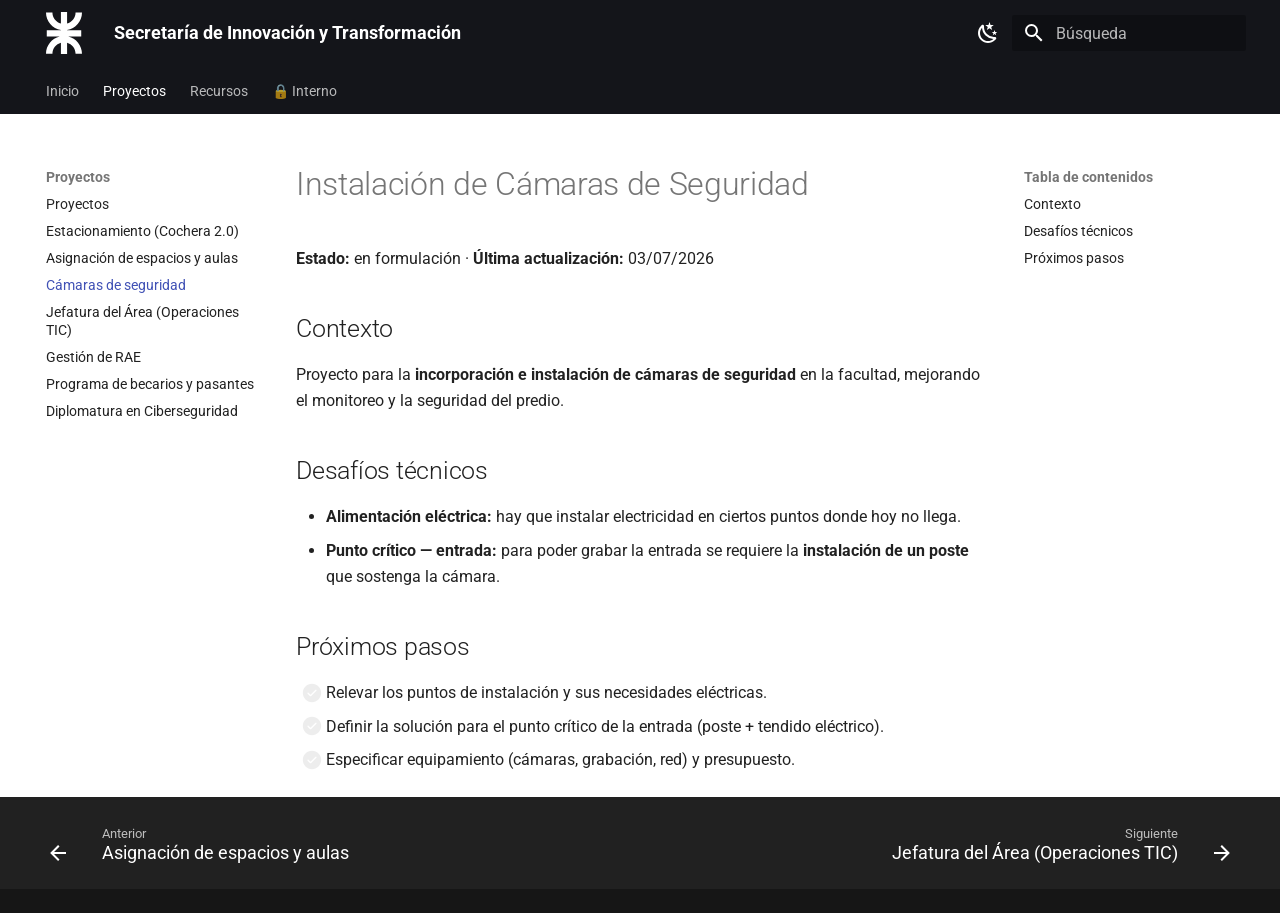
<file: proyectos/camaras-seguridad/index.html>
<!doctype html>
<html lang="es" class="no-js">
  <head>
    
      <meta charset="utf-8">
      <meta name="viewport" content="width=device-width,initial-scale=1">
      
        <meta name="description" content="Portal de proyectos e información de la Secretaría de Innovación y Transformación — UTN">
      
      
      
        <link rel="canonical" href="https://andrescerutti.github.io/utn-info/proyectos/camaras-seguridad/">
      
      
        <link rel="prev" href="../asignacion-espacios/">
      
      
        <link rel="next" href="../jefatura/">
      
      
        
      
      
      <link rel="icon" href="../../assets/utn-symbol.svg">
      <meta name="generator" content="mkdocs-1.6.1, mkdocs-material-9.7.6">
    
    
      
        <title>Cámaras de seguridad - Secretaría de Innovación y Transformación</title>
      
    
    
      <link rel="stylesheet" href="../../assets/stylesheets/main.484c7ddc.min.css">
      
        
        <link rel="stylesheet" href="../../assets/stylesheets/palette.ab4e12ef.min.css">
      
      


    
    
      
    
    
      
        
        
        <link rel="preconnect" href="https://fonts.gstatic.com" crossorigin>
        <link rel="stylesheet" href="https://fonts.googleapis.com/css?family=Roboto:300,300i,400,400i,700,700i%7CRoboto+Mono:400,400i,700,700i&display=fallback">
        <style>:root{--md-text-font:"Roboto";--md-code-font:"Roboto Mono"}</style>
      
    
    
      <link rel="stylesheet" href="../../stylesheets/extra.css">
    
    <script>__md_scope=new URL("../..",location),__md_hash=e=>[...e].reduce(((e,_)=>(e<<5)-e+_.charCodeAt(0)),0),__md_get=(e,_=localStorage,t=__md_scope)=>JSON.parse(_.getItem(t.pathname+"."+e)),__md_set=(e,_,t=localStorage,a=__md_scope)=>{try{t.setItem(a.pathname+"."+e,JSON.stringify(_))}catch(e){}}</script>
    
      

    
    
  </head>
  
  
    
    
      
    
    
    
    
    <body dir="ltr" data-md-color-scheme="default" data-md-color-primary="black" data-md-color-accent="indigo">
  
    
    <input class="md-toggle" data-md-toggle="drawer" type="checkbox" id="__drawer" autocomplete="off">
    <input class="md-toggle" data-md-toggle="search" type="checkbox" id="__search" autocomplete="off">
    <label class="md-overlay" for="__drawer"></label>
    <div data-md-component="skip">
      
        
        <a href="#instalacion-de-camaras-de-seguridad" class="md-skip">
          Saltar a contenido
        </a>
      
    </div>
    <div data-md-component="announce">
      
    </div>
    
    
      

<header class="md-header" data-md-component="header">
  <nav class="md-header__inner md-grid" aria-label="Cabecera">
    <a href="../.." title="Secretaría de Innovación y Transformación" class="md-header__button md-logo" aria-label="Secretaría de Innovación y Transformación" data-md-component="logo">
      
  <img src="../../assets/utn-logo.svg" alt="logo">

    </a>
    <label class="md-header__button md-icon" for="__drawer">
      
      <svg xmlns="http://www.w3.org/2000/svg" viewBox="0 0 24 24"><path d="M3 6h18v2H3zm0 5h18v2H3zm0 5h18v2H3z"/></svg>
    </label>
    <div class="md-header__title" data-md-component="header-title">
      <div class="md-header__ellipsis">
        <div class="md-header__topic">
          <span class="md-ellipsis">
            Secretaría de Innovación y Transformación
          </span>
        </div>
        <div class="md-header__topic" data-md-component="header-topic">
          <span class="md-ellipsis">
            
              Cámaras de seguridad
            
          </span>
        </div>
      </div>
    </div>
    
      
        <form class="md-header__option" data-md-component="palette">
  
    
    
    
    <input class="md-option" data-md-color-media="(prefers-color-scheme: light)" data-md-color-scheme="default" data-md-color-primary="black" data-md-color-accent="indigo"  aria-label="Modo oscuro"  type="radio" name="__palette" id="__palette_0">
    
      <label class="md-header__button md-icon" title="Modo oscuro" for="__palette_1" hidden>
        <svg xmlns="http://www.w3.org/2000/svg" viewBox="0 0 24 24"><path d="m17.75 4.09-2.53 1.94.91 3.06-2.63-1.81-2.63 1.81.91-3.06-2.53-1.94L12.44 4l1.06-3 1.06 3zm3.5 6.91-1.64 1.25.59 1.98-1.7-1.17-1.7 1.17.59-1.98L15.75 11l2.06-.05L18.5 9l.69 1.95zm-2.28 4.95c.83-.08 1.72 1.1 1.19 1.85-.32.45-.66.87-1.08 1.27C15.17 23 8.84 23 4.94 19.07c-3.91-3.9-3.91-10.24 0-14.14.4-.4.82-.76 1.27-1.08.75-.53 1.93.36 1.85 1.19-.27 2.86.69 5.83 2.89 8.02a9.96 9.96 0 0 0 8.02 2.89m-1.64 2.02a12.08 12.08 0 0 1-7.8-3.47c-2.17-2.19-3.33-5-3.49-7.82-2.81 3.14-2.7 7.96.31 10.98 3.02 3.01 7.84 3.12 10.98.31"/></svg>
      </label>
    
  
    
    
    
    <input class="md-option" data-md-color-media="(prefers-color-scheme: dark)" data-md-color-scheme="slate" data-md-color-primary="black" data-md-color-accent="indigo"  aria-label="Modo claro"  type="radio" name="__palette" id="__palette_1">
    
      <label class="md-header__button md-icon" title="Modo claro" for="__palette_0" hidden>
        <svg xmlns="http://www.w3.org/2000/svg" viewBox="0 0 24 24"><path d="M12 7a5 5 0 0 1 5 5 5 5 0 0 1-5 5 5 5 0 0 1-5-5 5 5 0 0 1 5-5m0 2a3 3 0 0 0-3 3 3 3 0 0 0 3 3 3 3 0 0 0 3-3 3 3 0 0 0-3-3m0-7 2.39 3.42C13.65 5.15 12.84 5 12 5s-1.65.15-2.39.42zM3.34 7l4.16-.35A7.2 7.2 0 0 0 5.94 8.5c-.44.74-.69 1.5-.83 2.29zm.02 10 1.76-3.77a7.131 7.131 0 0 0 2.38 4.14zM20.65 7l-1.77 3.79a7.02 7.02 0 0 0-2.38-4.15zm-.01 10-4.14.36c.59-.51 1.12-1.14 1.54-1.86.42-.73.69-1.5.83-2.29zM12 22l-2.41-3.44c.74.27 1.55.44 2.41.44.82 0 1.63-.17 2.37-.44z"/></svg>
      </label>
    
  
</form>
      
    
    
      <script>var palette=__md_get("__palette");if(palette&&palette.color){if("(prefers-color-scheme)"===palette.color.media){var media=matchMedia("(prefers-color-scheme: light)"),input=document.querySelector(media.matches?"[data-md-color-media='(prefers-color-scheme: light)']":"[data-md-color-media='(prefers-color-scheme: dark)']");palette.color.media=input.getAttribute("data-md-color-media"),palette.color.scheme=input.getAttribute("data-md-color-scheme"),palette.color.primary=input.getAttribute("data-md-color-primary"),palette.color.accent=input.getAttribute("data-md-color-accent")}for(var[key,value]of Object.entries(palette.color))document.body.setAttribute("data-md-color-"+key,value)}</script>
    
    
    
      
      
        <label class="md-header__button md-icon" for="__search">
          
          <svg xmlns="http://www.w3.org/2000/svg" viewBox="0 0 24 24"><path d="M9.5 3A6.5 6.5 0 0 1 16 9.5c0 1.61-.59 3.09-1.56 4.23l.27.27h.79l5 5-1.5 1.5-5-5v-.79l-.27-.27A6.52 6.52 0 0 1 9.5 16 6.5 6.5 0 0 1 3 9.5 6.5 6.5 0 0 1 9.5 3m0 2C7 5 5 7 5 9.5S7 14 9.5 14 14 12 14 9.5 12 5 9.5 5"/></svg>
        </label>
        <div class="md-search" data-md-component="search" role="dialog">
  <label class="md-search__overlay" for="__search"></label>
  <div class="md-search__inner" role="search">
    <form class="md-search__form" name="search">
      <input type="text" class="md-search__input" name="query" aria-label="Búsqueda" placeholder="Búsqueda" autocapitalize="off" autocorrect="off" autocomplete="off" spellcheck="false" data-md-component="search-query" required>
      <label class="md-search__icon md-icon" for="__search">
        
        <svg xmlns="http://www.w3.org/2000/svg" viewBox="0 0 24 24"><path d="M9.5 3A6.5 6.5 0 0 1 16 9.5c0 1.61-.59 3.09-1.56 4.23l.27.27h.79l5 5-1.5 1.5-5-5v-.79l-.27-.27A6.52 6.52 0 0 1 9.5 16 6.5 6.5 0 0 1 3 9.5 6.5 6.5 0 0 1 9.5 3m0 2C7 5 5 7 5 9.5S7 14 9.5 14 14 12 14 9.5 12 5 9.5 5"/></svg>
        
        <svg xmlns="http://www.w3.org/2000/svg" viewBox="0 0 24 24"><path d="M20 11v2H8l5.5 5.5-1.42 1.42L4.16 12l7.92-7.92L13.5 5.5 8 11z"/></svg>
      </label>
      <nav class="md-search__options" aria-label="Buscar">
        
        <button type="reset" class="md-search__icon md-icon" title="Limpiar" aria-label="Limpiar" tabindex="-1">
          
          <svg xmlns="http://www.w3.org/2000/svg" viewBox="0 0 24 24"><path d="M19 6.41 17.59 5 12 10.59 6.41 5 5 6.41 10.59 12 5 17.59 6.41 19 12 13.41 17.59 19 19 17.59 13.41 12z"/></svg>
        </button>
      </nav>
      
        <div class="md-search__suggest" data-md-component="search-suggest"></div>
      
    </form>
    <div class="md-search__output">
      <div class="md-search__scrollwrap" tabindex="0" data-md-scrollfix>
        <div class="md-search-result" data-md-component="search-result">
          <div class="md-search-result__meta">
            Inicializando búsqueda
          </div>
          <ol class="md-search-result__list" role="presentation"></ol>
        </div>
      </div>
    </div>
  </div>
</div>
      
    
    
  </nav>
  
</header>
    
    <div class="md-container" data-md-component="container">
      
      
        
          
            
<nav class="md-tabs" aria-label="Pestañas" data-md-component="tabs">
  <div class="md-grid">
    <ul class="md-tabs__list">
      
        
  
  
  
  
    <li class="md-tabs__item">
      <a href="../.." class="md-tabs__link">
        
  
  
    
  
  Inicio

      </a>
    </li>
  

      
        
  
  
  
    
  
  
    
    
      <li class="md-tabs__item md-tabs__item--active">
        <a href="../" class="md-tabs__link">
          
  
  
  Proyectos

        </a>
      </li>
    
  

      
        
  
  
  
  
    <li class="md-tabs__item">
      <a href="../../recursos/" class="md-tabs__link">
        
  
  
    
  
  Recursos

      </a>
    </li>
  

      
        
  
  
  
  
    <li class="md-tabs__item">
      <a href="../../interno/" class="md-tabs__link">
        
  
  
    
  
  🔒 Interno

      </a>
    </li>
  

      
    </ul>
  </div>
</nav>
          
        
      
      <main class="md-main" data-md-component="main">
        <div class="md-main__inner md-grid">
          
            
              
              <div class="md-sidebar md-sidebar--primary" data-md-component="sidebar" data-md-type="navigation" >
                <div class="md-sidebar__scrollwrap">
                  <div class="md-sidebar__inner">
                    


  


<nav class="md-nav md-nav--primary md-nav--lifted" aria-label="Navegación" data-md-level="0">
  <label class="md-nav__title" for="__drawer">
    <a href="../.." title="Secretaría de Innovación y Transformación" class="md-nav__button md-logo" aria-label="Secretaría de Innovación y Transformación" data-md-component="logo">
      
  <img src="../../assets/utn-logo.svg" alt="logo">

    </a>
    Secretaría de Innovación y Transformación
  </label>
  
  <ul class="md-nav__list" data-md-scrollfix>
    
      
      
  
  
  
  
    <li class="md-nav__item">
      <a href="../.." class="md-nav__link">
        
  
  
  <span class="md-ellipsis">
    
  
    Inicio
  

    
  </span>
  
  

      </a>
    </li>
  

    
      
      
  
  
    
  
  
  
    
    
    
    
      
        
        
      
      
        
      
    
    
    <li class="md-nav__item md-nav__item--active md-nav__item--section md-nav__item--nested">
      
        
        
        <input class="md-nav__toggle md-toggle " type="checkbox" id="__nav_2" checked>
        
          
          <label class="md-nav__link" for="__nav_2" id="__nav_2_label" tabindex="">
            
  
  
  <span class="md-ellipsis">
    
  
    Proyectos
  

    
  </span>
  
  

            <span class="md-nav__icon md-icon"></span>
          </label>
        
        <nav class="md-nav" data-md-level="1" aria-labelledby="__nav_2_label" aria-expanded="true">
          <label class="md-nav__title" for="__nav_2">
            <span class="md-nav__icon md-icon"></span>
            
  
    Proyectos
  

          </label>
          <ul class="md-nav__list" data-md-scrollfix>
            
              
                
  
  
  
  
    <li class="md-nav__item">
      <a href="../" class="md-nav__link">
        
  
  
  <span class="md-ellipsis">
    
  
    Proyectos
  

    
  </span>
  
  

      </a>
    </li>
  

              
            
              
                
  
  
  
  
    <li class="md-nav__item">
      <a href="../estacionamiento/" class="md-nav__link">
        
  
  
  <span class="md-ellipsis">
    
  
    Estacionamiento (Cochera 2.0)
  

    
  </span>
  
  

      </a>
    </li>
  

              
            
              
                
  
  
  
  
    <li class="md-nav__item">
      <a href="../asignacion-espacios/" class="md-nav__link">
        
  
  
  <span class="md-ellipsis">
    
  
    Asignación de espacios y aulas
  

    
  </span>
  
  

      </a>
    </li>
  

              
            
              
                
  
  
    
  
  
  
    <li class="md-nav__item md-nav__item--active">
      
      <input class="md-nav__toggle md-toggle" type="checkbox" id="__toc">
      
      
        
      
      
        <label class="md-nav__link md-nav__link--active" for="__toc">
          
  
  
  <span class="md-ellipsis">
    
  
    Cámaras de seguridad
  

    
  </span>
  
  

          <span class="md-nav__icon md-icon"></span>
        </label>
      
      <a href="./" class="md-nav__link md-nav__link--active">
        
  
  
  <span class="md-ellipsis">
    
  
    Cámaras de seguridad
  

    
  </span>
  
  

      </a>
      
        

<nav class="md-nav md-nav--secondary" aria-label="Tabla de contenidos">
  
  
  
    
  
  
    <label class="md-nav__title" for="__toc">
      <span class="md-nav__icon md-icon"></span>
      Tabla de contenidos
    </label>
    <ul class="md-nav__list" data-md-component="toc" data-md-scrollfix>
      
        <li class="md-nav__item">
  <a href="#contexto" class="md-nav__link">
    <span class="md-ellipsis">
      
        Contexto
      
    </span>
  </a>
  
</li>
      
        <li class="md-nav__item">
  <a href="#desafios-tecnicos" class="md-nav__link">
    <span class="md-ellipsis">
      
        Desafíos técnicos
      
    </span>
  </a>
  
</li>
      
        <li class="md-nav__item">
  <a href="#proximos-pasos" class="md-nav__link">
    <span class="md-ellipsis">
      
        Próximos pasos
      
    </span>
  </a>
  
</li>
      
    </ul>
  
</nav>
      
    </li>
  

              
            
              
                
  
  
  
  
    <li class="md-nav__item">
      <a href="../jefatura/" class="md-nav__link">
        
  
  
  <span class="md-ellipsis">
    
  
    Jefatura del Área (Operaciones TIC)
  

    
  </span>
  
  

      </a>
    </li>
  

              
            
              
                
  
  
  
  
    <li class="md-nav__item">
      <a href="../gestion-rae/" class="md-nav__link">
        
  
  
  <span class="md-ellipsis">
    
  
    Gestión de RAE
  

    
  </span>
  
  

      </a>
    </li>
  

              
            
              
                
  
  
  
  
    <li class="md-nav__item">
      <a href="../becarios-pasantes/" class="md-nav__link">
        
  
  
  <span class="md-ellipsis">
    
  
    Programa de becarios y pasantes
  

    
  </span>
  
  

      </a>
    </li>
  

              
            
              
                
  
  
  
  
    <li class="md-nav__item">
      <a href="../diplomatura-ciberseguridad/" class="md-nav__link">
        
  
  
  <span class="md-ellipsis">
    
  
    Diplomatura en Ciberseguridad
  

    
  </span>
  
  

      </a>
    </li>
  

              
            
          </ul>
        </nav>
      
    </li>
  

    
      
      
  
  
  
  
    <li class="md-nav__item">
      <a href="../../recursos/" class="md-nav__link">
        
  
  
  <span class="md-ellipsis">
    
  
    Recursos
  

    
  </span>
  
  

      </a>
    </li>
  

    
      
      
  
  
  
  
    <li class="md-nav__item">
      <a href="../../interno/" class="md-nav__link">
        
  
  
  <span class="md-ellipsis">
    
  
    🔒 Interno
  

    
  </span>
  
  

      </a>
    </li>
  

    
  </ul>
</nav>
                  </div>
                </div>
              </div>
            
            
              
              <div class="md-sidebar md-sidebar--secondary" data-md-component="sidebar" data-md-type="toc" >
                <div class="md-sidebar__scrollwrap">
                  <div class="md-sidebar__inner">
                    

<nav class="md-nav md-nav--secondary" aria-label="Tabla de contenidos">
  
  
  
    
  
  
    <label class="md-nav__title" for="__toc">
      <span class="md-nav__icon md-icon"></span>
      Tabla de contenidos
    </label>
    <ul class="md-nav__list" data-md-component="toc" data-md-scrollfix>
      
        <li class="md-nav__item">
  <a href="#contexto" class="md-nav__link">
    <span class="md-ellipsis">
      
        Contexto
      
    </span>
  </a>
  
</li>
      
        <li class="md-nav__item">
  <a href="#desafios-tecnicos" class="md-nav__link">
    <span class="md-ellipsis">
      
        Desafíos técnicos
      
    </span>
  </a>
  
</li>
      
        <li class="md-nav__item">
  <a href="#proximos-pasos" class="md-nav__link">
    <span class="md-ellipsis">
      
        Próximos pasos
      
    </span>
  </a>
  
</li>
      
    </ul>
  
</nav>
                  </div>
                </div>
              </div>
            
          
          
            <div class="md-content" data-md-component="content">
              
              <article class="md-content__inner md-typeset">
                
                  



<h1 id="instalacion-de-camaras-de-seguridad">Instalación de Cámaras de Seguridad<a class="headerlink" href="#instalacion-de-camaras-de-seguridad" title="Permanent link">&para;</a></h1>
<p><strong>Estado:</strong> en formulación · <strong>Última actualización:</strong> 03/07/2026</p>
<h2 id="contexto">Contexto<a class="headerlink" href="#contexto" title="Permanent link">&para;</a></h2>
<p>Proyecto para la <strong>incorporación e instalación de cámaras de seguridad</strong> en la
facultad, mejorando el monitoreo y la seguridad del predio.</p>
<h2 id="desafios-tecnicos">Desafíos técnicos<a class="headerlink" href="#desafios-tecnicos" title="Permanent link">&para;</a></h2>
<ul>
<li><strong>Alimentación eléctrica:</strong> hay que instalar electricidad en ciertos puntos donde hoy no llega.</li>
<li><strong>Punto crítico — entrada:</strong> para poder grabar la entrada se requiere la <strong>instalación de un poste</strong> que sostenga la cámara.</li>
</ul>
<h2 id="proximos-pasos">Próximos pasos<a class="headerlink" href="#proximos-pasos" title="Permanent link">&para;</a></h2>
<ul class="task-list">
<li class="task-list-item"><label class="task-list-control"><input type="checkbox" disabled/><span class="task-list-indicator"></span></label> Relevar los puntos de instalación y sus necesidades eléctricas.</li>
<li class="task-list-item"><label class="task-list-control"><input type="checkbox" disabled/><span class="task-list-indicator"></span></label> Definir la solución para el punto crítico de la entrada (poste + tendido eléctrico).</li>
<li class="task-list-item"><label class="task-list-control"><input type="checkbox" disabled/><span class="task-list-indicator"></span></label> Especificar equipamiento (cámaras, grabación, red) y presupuesto.</li>
</ul>












                
              </article>
            </div>
          
          
<script>var target=document.getElementById(location.hash.slice(1));target&&target.name&&(target.checked=target.name.startsWith("__tabbed_"))</script>
        </div>
        
          <button type="button" class="md-top md-icon" data-md-component="top" hidden>
  
  <svg xmlns="http://www.w3.org/2000/svg" viewBox="0 0 24 24"><path d="M13 20h-2V8l-5.5 5.5-1.42-1.42L12 4.16l7.92 7.92-1.42 1.42L13 8z"/></svg>
  Volver al principio
</button>
        
      </main>
      
        <footer class="md-footer">
  
    
      
      <nav class="md-footer__inner md-grid" aria-label="Pie" >
        
          
          <a href="../asignacion-espacios/" class="md-footer__link md-footer__link--prev" aria-label="Anterior: Asignación de espacios y aulas">
            <div class="md-footer__button md-icon">
              
              <svg xmlns="http://www.w3.org/2000/svg" viewBox="0 0 24 24"><path d="M20 11v2H8l5.5 5.5-1.42 1.42L4.16 12l7.92-7.92L13.5 5.5 8 11z"/></svg>
            </div>
            <div class="md-footer__title">
              <span class="md-footer__direction">
                Anterior
              </span>
              <div class="md-ellipsis">
                Asignación de espacios y aulas
              </div>
            </div>
          </a>
        
        
          
          <a href="../jefatura/" class="md-footer__link md-footer__link--next" aria-label="Siguiente: Jefatura del Área (Operaciones TIC)">
            <div class="md-footer__title">
              <span class="md-footer__direction">
                Siguiente
              </span>
              <div class="md-ellipsis">
                Jefatura del Área (Operaciones TIC)
              </div>
            </div>
            <div class="md-footer__button md-icon">
              
              <svg xmlns="http://www.w3.org/2000/svg" viewBox="0 0 24 24"><path d="M4 11v2h12l-5.5 5.5 1.42 1.42L19.84 12l-7.92-7.92L10.5 5.5 16 11z"/></svg>
            </div>
          </a>
        
      </nav>
    
  
  <div class="md-footer-meta md-typeset">
    <div class="md-footer-meta__inner md-grid">
      <div class="md-copyright">
  
  
</div>
      
    </div>
  </div>
</footer>
      
    </div>
    <div class="md-dialog" data-md-component="dialog">
      <div class="md-dialog__inner md-typeset"></div>
    </div>
    
    
    
      
      
      <script id="__config" type="application/json">{"annotate": null, "base": "../..", "features": ["navigation.tabs", "navigation.sections", "navigation.top", "navigation.footer", "search.suggest", "search.highlight", "content.code.copy"], "search": "../../assets/javascripts/workers/search.2c215733.min.js", "tags": null, "translations": {"clipboard.copied": "Copiado al portapapeles", "clipboard.copy": "Copiar al portapapeles", "search.result.more.one": "1 m\u00e1s en esta p\u00e1gina", "search.result.more.other": "# m\u00e1s en esta p\u00e1gina", "search.result.none": "No se encontraron documentos", "search.result.one": "1 documento encontrado", "search.result.other": "# documentos encontrados", "search.result.placeholder": "Teclee para comenzar b\u00fasqueda", "search.result.term.missing": "Falta", "select.version": "Seleccionar versi\u00f3n"}, "version": null}</script>
    
    
      <script src="../../assets/javascripts/bundle.79ae519e.min.js"></script>
      
    
  </body>
</html>
</file>
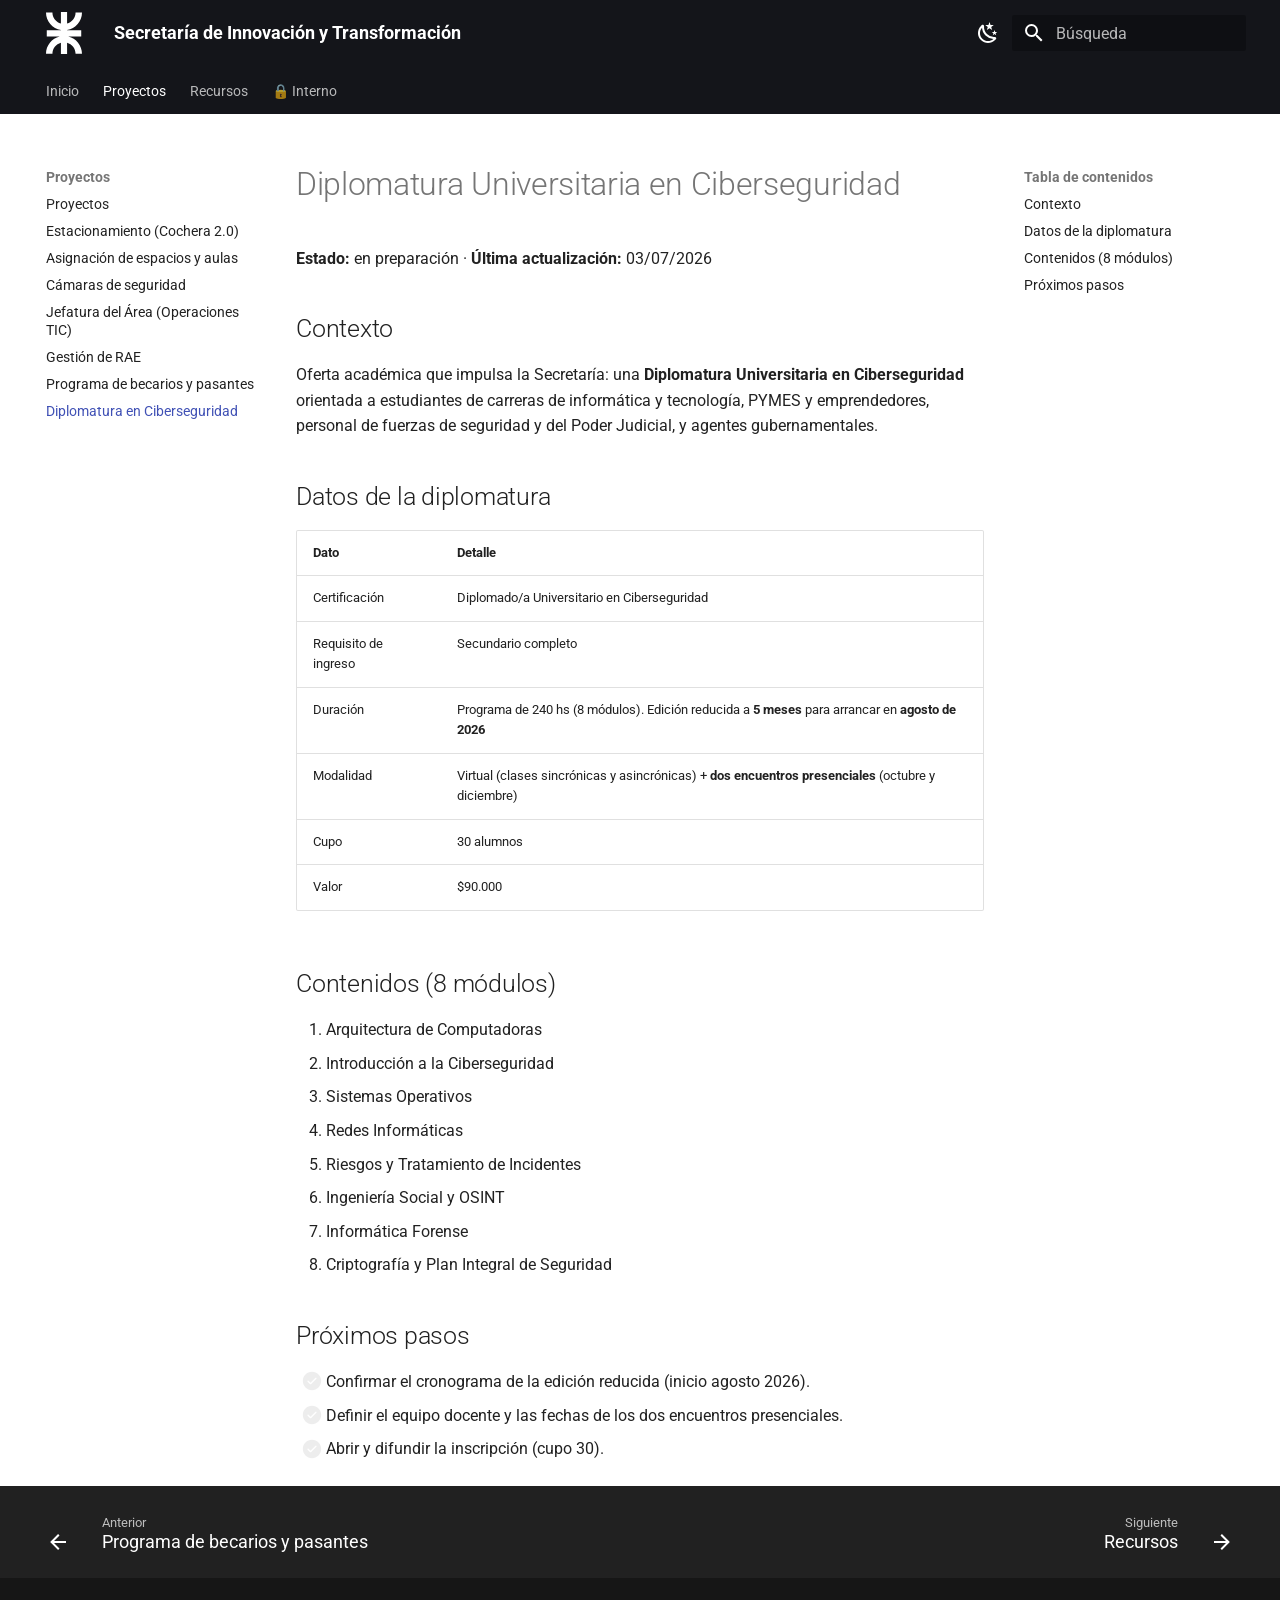
<file: proyectos/diplomatura-ciberseguridad/index.html>
<!doctype html>
<html lang="es" class="no-js">
  <head>
    
      <meta charset="utf-8">
      <meta name="viewport" content="width=device-width,initial-scale=1">
      
        <meta name="description" content="Portal de proyectos e información de la Secretaría de Innovación y Transformación — UTN">
      
      
      
        <link rel="canonical" href="https://andrescerutti.github.io/utn-info/proyectos/diplomatura-ciberseguridad/">
      
      
        <link rel="prev" href="../becarios-pasantes/">
      
      
        <link rel="next" href="../../recursos/">
      
      
        
      
      
      <link rel="icon" href="../../assets/utn-symbol.svg">
      <meta name="generator" content="mkdocs-1.6.1, mkdocs-material-9.7.6">
    
    
      
        <title>Diplomatura en Ciberseguridad - Secretaría de Innovación y Transformación</title>
      
    
    
      <link rel="stylesheet" href="../../assets/stylesheets/main.484c7ddc.min.css">
      
        
        <link rel="stylesheet" href="../../assets/stylesheets/palette.ab4e12ef.min.css">
      
      


    
    
      
    
    
      
        
        
        <link rel="preconnect" href="https://fonts.gstatic.com" crossorigin>
        <link rel="stylesheet" href="https://fonts.googleapis.com/css?family=Roboto:300,300i,400,400i,700,700i%7CRoboto+Mono:400,400i,700,700i&display=fallback">
        <style>:root{--md-text-font:"Roboto";--md-code-font:"Roboto Mono"}</style>
      
    
    
      <link rel="stylesheet" href="../../stylesheets/extra.css">
    
    <script>__md_scope=new URL("../..",location),__md_hash=e=>[...e].reduce(((e,_)=>(e<<5)-e+_.charCodeAt(0)),0),__md_get=(e,_=localStorage,t=__md_scope)=>JSON.parse(_.getItem(t.pathname+"."+e)),__md_set=(e,_,t=localStorage,a=__md_scope)=>{try{t.setItem(a.pathname+"."+e,JSON.stringify(_))}catch(e){}}</script>
    
      

    
    
  </head>
  
  
    
    
      
    
    
    
    
    <body dir="ltr" data-md-color-scheme="default" data-md-color-primary="black" data-md-color-accent="indigo">
  
    
    <input class="md-toggle" data-md-toggle="drawer" type="checkbox" id="__drawer" autocomplete="off">
    <input class="md-toggle" data-md-toggle="search" type="checkbox" id="__search" autocomplete="off">
    <label class="md-overlay" for="__drawer"></label>
    <div data-md-component="skip">
      
        
        <a href="#diplomatura-universitaria-en-ciberseguridad" class="md-skip">
          Saltar a contenido
        </a>
      
    </div>
    <div data-md-component="announce">
      
    </div>
    
    
      

<header class="md-header" data-md-component="header">
  <nav class="md-header__inner md-grid" aria-label="Cabecera">
    <a href="../.." title="Secretaría de Innovación y Transformación" class="md-header__button md-logo" aria-label="Secretaría de Innovación y Transformación" data-md-component="logo">
      
  <img src="../../assets/utn-logo.svg" alt="logo">

    </a>
    <label class="md-header__button md-icon" for="__drawer">
      
      <svg xmlns="http://www.w3.org/2000/svg" viewBox="0 0 24 24"><path d="M3 6h18v2H3zm0 5h18v2H3zm0 5h18v2H3z"/></svg>
    </label>
    <div class="md-header__title" data-md-component="header-title">
      <div class="md-header__ellipsis">
        <div class="md-header__topic">
          <span class="md-ellipsis">
            Secretaría de Innovación y Transformación
          </span>
        </div>
        <div class="md-header__topic" data-md-component="header-topic">
          <span class="md-ellipsis">
            
              Diplomatura en Ciberseguridad
            
          </span>
        </div>
      </div>
    </div>
    
      
        <form class="md-header__option" data-md-component="palette">
  
    
    
    
    <input class="md-option" data-md-color-media="(prefers-color-scheme: light)" data-md-color-scheme="default" data-md-color-primary="black" data-md-color-accent="indigo"  aria-label="Modo oscuro"  type="radio" name="__palette" id="__palette_0">
    
      <label class="md-header__button md-icon" title="Modo oscuro" for="__palette_1" hidden>
        <svg xmlns="http://www.w3.org/2000/svg" viewBox="0 0 24 24"><path d="m17.75 4.09-2.53 1.94.91 3.06-2.63-1.81-2.63 1.81.91-3.06-2.53-1.94L12.44 4l1.06-3 1.06 3zm3.5 6.91-1.64 1.25.59 1.98-1.7-1.17-1.7 1.17.59-1.98L15.75 11l2.06-.05L18.5 9l.69 1.95zm-2.28 4.95c.83-.08 1.72 1.1 1.19 1.85-.32.45-.66.87-1.08 1.27C15.17 23 8.84 23 4.94 19.07c-3.91-3.9-3.91-10.24 0-14.14.4-.4.82-.76 1.27-1.08.75-.53 1.93.36 1.85 1.19-.27 2.86.69 5.83 2.89 8.02a9.96 9.96 0 0 0 8.02 2.89m-1.64 2.02a12.08 12.08 0 0 1-7.8-3.47c-2.17-2.19-3.33-5-3.49-7.82-2.81 3.14-2.7 7.96.31 10.98 3.02 3.01 7.84 3.12 10.98.31"/></svg>
      </label>
    
  
    
    
    
    <input class="md-option" data-md-color-media="(prefers-color-scheme: dark)" data-md-color-scheme="slate" data-md-color-primary="black" data-md-color-accent="indigo"  aria-label="Modo claro"  type="radio" name="__palette" id="__palette_1">
    
      <label class="md-header__button md-icon" title="Modo claro" for="__palette_0" hidden>
        <svg xmlns="http://www.w3.org/2000/svg" viewBox="0 0 24 24"><path d="M12 7a5 5 0 0 1 5 5 5 5 0 0 1-5 5 5 5 0 0 1-5-5 5 5 0 0 1 5-5m0 2a3 3 0 0 0-3 3 3 3 0 0 0 3 3 3 3 0 0 0 3-3 3 3 0 0 0-3-3m0-7 2.39 3.42C13.65 5.15 12.84 5 12 5s-1.65.15-2.39.42zM3.34 7l4.16-.35A7.2 7.2 0 0 0 5.94 8.5c-.44.74-.69 1.5-.83 2.29zm.02 10 1.76-3.77a7.131 7.131 0 0 0 2.38 4.14zM20.65 7l-1.77 3.79a7.02 7.02 0 0 0-2.38-4.15zm-.01 10-4.14.36c.59-.51 1.12-1.14 1.54-1.86.42-.73.69-1.5.83-2.29zM12 22l-2.41-3.44c.74.27 1.55.44 2.41.44.82 0 1.63-.17 2.37-.44z"/></svg>
      </label>
    
  
</form>
      
    
    
      <script>var palette=__md_get("__palette");if(palette&&palette.color){if("(prefers-color-scheme)"===palette.color.media){var media=matchMedia("(prefers-color-scheme: light)"),input=document.querySelector(media.matches?"[data-md-color-media='(prefers-color-scheme: light)']":"[data-md-color-media='(prefers-color-scheme: dark)']");palette.color.media=input.getAttribute("data-md-color-media"),palette.color.scheme=input.getAttribute("data-md-color-scheme"),palette.color.primary=input.getAttribute("data-md-color-primary"),palette.color.accent=input.getAttribute("data-md-color-accent")}for(var[key,value]of Object.entries(palette.color))document.body.setAttribute("data-md-color-"+key,value)}</script>
    
    
    
      
      
        <label class="md-header__button md-icon" for="__search">
          
          <svg xmlns="http://www.w3.org/2000/svg" viewBox="0 0 24 24"><path d="M9.5 3A6.5 6.5 0 0 1 16 9.5c0 1.61-.59 3.09-1.56 4.23l.27.27h.79l5 5-1.5 1.5-5-5v-.79l-.27-.27A6.52 6.52 0 0 1 9.5 16 6.5 6.5 0 0 1 3 9.5 6.5 6.5 0 0 1 9.5 3m0 2C7 5 5 7 5 9.5S7 14 9.5 14 14 12 14 9.5 12 5 9.5 5"/></svg>
        </label>
        <div class="md-search" data-md-component="search" role="dialog">
  <label class="md-search__overlay" for="__search"></label>
  <div class="md-search__inner" role="search">
    <form class="md-search__form" name="search">
      <input type="text" class="md-search__input" name="query" aria-label="Búsqueda" placeholder="Búsqueda" autocapitalize="off" autocorrect="off" autocomplete="off" spellcheck="false" data-md-component="search-query" required>
      <label class="md-search__icon md-icon" for="__search">
        
        <svg xmlns="http://www.w3.org/2000/svg" viewBox="0 0 24 24"><path d="M9.5 3A6.5 6.5 0 0 1 16 9.5c0 1.61-.59 3.09-1.56 4.23l.27.27h.79l5 5-1.5 1.5-5-5v-.79l-.27-.27A6.52 6.52 0 0 1 9.5 16 6.5 6.5 0 0 1 3 9.5 6.5 6.5 0 0 1 9.5 3m0 2C7 5 5 7 5 9.5S7 14 9.5 14 14 12 14 9.5 12 5 9.5 5"/></svg>
        
        <svg xmlns="http://www.w3.org/2000/svg" viewBox="0 0 24 24"><path d="M20 11v2H8l5.5 5.5-1.42 1.42L4.16 12l7.92-7.92L13.5 5.5 8 11z"/></svg>
      </label>
      <nav class="md-search__options" aria-label="Buscar">
        
        <button type="reset" class="md-search__icon md-icon" title="Limpiar" aria-label="Limpiar" tabindex="-1">
          
          <svg xmlns="http://www.w3.org/2000/svg" viewBox="0 0 24 24"><path d="M19 6.41 17.59 5 12 10.59 6.41 5 5 6.41 10.59 12 5 17.59 6.41 19 12 13.41 17.59 19 19 17.59 13.41 12z"/></svg>
        </button>
      </nav>
      
        <div class="md-search__suggest" data-md-component="search-suggest"></div>
      
    </form>
    <div class="md-search__output">
      <div class="md-search__scrollwrap" tabindex="0" data-md-scrollfix>
        <div class="md-search-result" data-md-component="search-result">
          <div class="md-search-result__meta">
            Inicializando búsqueda
          </div>
          <ol class="md-search-result__list" role="presentation"></ol>
        </div>
      </div>
    </div>
  </div>
</div>
      
    
    
  </nav>
  
</header>
    
    <div class="md-container" data-md-component="container">
      
      
        
          
            
<nav class="md-tabs" aria-label="Pestañas" data-md-component="tabs">
  <div class="md-grid">
    <ul class="md-tabs__list">
      
        
  
  
  
  
    <li class="md-tabs__item">
      <a href="../.." class="md-tabs__link">
        
  
  
    
  
  Inicio

      </a>
    </li>
  

      
        
  
  
  
    
  
  
    
    
      <li class="md-tabs__item md-tabs__item--active">
        <a href="../" class="md-tabs__link">
          
  
  
  Proyectos

        </a>
      </li>
    
  

      
        
  
  
  
  
    <li class="md-tabs__item">
      <a href="../../recursos/" class="md-tabs__link">
        
  
  
    
  
  Recursos

      </a>
    </li>
  

      
        
  
  
  
  
    <li class="md-tabs__item">
      <a href="../../interno/" class="md-tabs__link">
        
  
  
    
  
  🔒 Interno

      </a>
    </li>
  

      
    </ul>
  </div>
</nav>
          
        
      
      <main class="md-main" data-md-component="main">
        <div class="md-main__inner md-grid">
          
            
              
              <div class="md-sidebar md-sidebar--primary" data-md-component="sidebar" data-md-type="navigation" >
                <div class="md-sidebar__scrollwrap">
                  <div class="md-sidebar__inner">
                    


  


<nav class="md-nav md-nav--primary md-nav--lifted" aria-label="Navegación" data-md-level="0">
  <label class="md-nav__title" for="__drawer">
    <a href="../.." title="Secretaría de Innovación y Transformación" class="md-nav__button md-logo" aria-label="Secretaría de Innovación y Transformación" data-md-component="logo">
      
  <img src="../../assets/utn-logo.svg" alt="logo">

    </a>
    Secretaría de Innovación y Transformación
  </label>
  
  <ul class="md-nav__list" data-md-scrollfix>
    
      
      
  
  
  
  
    <li class="md-nav__item">
      <a href="../.." class="md-nav__link">
        
  
  
  <span class="md-ellipsis">
    
  
    Inicio
  

    
  </span>
  
  

      </a>
    </li>
  

    
      
      
  
  
    
  
  
  
    
    
    
    
      
        
        
      
      
        
      
    
    
    <li class="md-nav__item md-nav__item--active md-nav__item--section md-nav__item--nested">
      
        
        
        <input class="md-nav__toggle md-toggle " type="checkbox" id="__nav_2" checked>
        
          
          <label class="md-nav__link" for="__nav_2" id="__nav_2_label" tabindex="">
            
  
  
  <span class="md-ellipsis">
    
  
    Proyectos
  

    
  </span>
  
  

            <span class="md-nav__icon md-icon"></span>
          </label>
        
        <nav class="md-nav" data-md-level="1" aria-labelledby="__nav_2_label" aria-expanded="true">
          <label class="md-nav__title" for="__nav_2">
            <span class="md-nav__icon md-icon"></span>
            
  
    Proyectos
  

          </label>
          <ul class="md-nav__list" data-md-scrollfix>
            
              
                
  
  
  
  
    <li class="md-nav__item">
      <a href="../" class="md-nav__link">
        
  
  
  <span class="md-ellipsis">
    
  
    Proyectos
  

    
  </span>
  
  

      </a>
    </li>
  

              
            
              
                
  
  
  
  
    <li class="md-nav__item">
      <a href="../estacionamiento/" class="md-nav__link">
        
  
  
  <span class="md-ellipsis">
    
  
    Estacionamiento (Cochera 2.0)
  

    
  </span>
  
  

      </a>
    </li>
  

              
            
              
                
  
  
  
  
    <li class="md-nav__item">
      <a href="../asignacion-espacios/" class="md-nav__link">
        
  
  
  <span class="md-ellipsis">
    
  
    Asignación de espacios y aulas
  

    
  </span>
  
  

      </a>
    </li>
  

              
            
              
                
  
  
  
  
    <li class="md-nav__item">
      <a href="../camaras-seguridad/" class="md-nav__link">
        
  
  
  <span class="md-ellipsis">
    
  
    Cámaras de seguridad
  

    
  </span>
  
  

      </a>
    </li>
  

              
            
              
                
  
  
  
  
    <li class="md-nav__item">
      <a href="../jefatura/" class="md-nav__link">
        
  
  
  <span class="md-ellipsis">
    
  
    Jefatura del Área (Operaciones TIC)
  

    
  </span>
  
  

      </a>
    </li>
  

              
            
              
                
  
  
  
  
    <li class="md-nav__item">
      <a href="../gestion-rae/" class="md-nav__link">
        
  
  
  <span class="md-ellipsis">
    
  
    Gestión de RAE
  

    
  </span>
  
  

      </a>
    </li>
  

              
            
              
                
  
  
  
  
    <li class="md-nav__item">
      <a href="../becarios-pasantes/" class="md-nav__link">
        
  
  
  <span class="md-ellipsis">
    
  
    Programa de becarios y pasantes
  

    
  </span>
  
  

      </a>
    </li>
  

              
            
              
                
  
  
    
  
  
  
    <li class="md-nav__item md-nav__item--active">
      
      <input class="md-nav__toggle md-toggle" type="checkbox" id="__toc">
      
      
        
      
      
        <label class="md-nav__link md-nav__link--active" for="__toc">
          
  
  
  <span class="md-ellipsis">
    
  
    Diplomatura en Ciberseguridad
  

    
  </span>
  
  

          <span class="md-nav__icon md-icon"></span>
        </label>
      
      <a href="./" class="md-nav__link md-nav__link--active">
        
  
  
  <span class="md-ellipsis">
    
  
    Diplomatura en Ciberseguridad
  

    
  </span>
  
  

      </a>
      
        

<nav class="md-nav md-nav--secondary" aria-label="Tabla de contenidos">
  
  
  
    
  
  
    <label class="md-nav__title" for="__toc">
      <span class="md-nav__icon md-icon"></span>
      Tabla de contenidos
    </label>
    <ul class="md-nav__list" data-md-component="toc" data-md-scrollfix>
      
        <li class="md-nav__item">
  <a href="#contexto" class="md-nav__link">
    <span class="md-ellipsis">
      
        Contexto
      
    </span>
  </a>
  
</li>
      
        <li class="md-nav__item">
  <a href="#datos-de-la-diplomatura" class="md-nav__link">
    <span class="md-ellipsis">
      
        Datos de la diplomatura
      
    </span>
  </a>
  
</li>
      
        <li class="md-nav__item">
  <a href="#contenidos-8-modulos" class="md-nav__link">
    <span class="md-ellipsis">
      
        Contenidos (8 módulos)
      
    </span>
  </a>
  
</li>
      
        <li class="md-nav__item">
  <a href="#proximos-pasos" class="md-nav__link">
    <span class="md-ellipsis">
      
        Próximos pasos
      
    </span>
  </a>
  
</li>
      
    </ul>
  
</nav>
      
    </li>
  

              
            
          </ul>
        </nav>
      
    </li>
  

    
      
      
  
  
  
  
    <li class="md-nav__item">
      <a href="../../recursos/" class="md-nav__link">
        
  
  
  <span class="md-ellipsis">
    
  
    Recursos
  

    
  </span>
  
  

      </a>
    </li>
  

    
      
      
  
  
  
  
    <li class="md-nav__item">
      <a href="../../interno/" class="md-nav__link">
        
  
  
  <span class="md-ellipsis">
    
  
    🔒 Interno
  

    
  </span>
  
  

      </a>
    </li>
  

    
  </ul>
</nav>
                  </div>
                </div>
              </div>
            
            
              
              <div class="md-sidebar md-sidebar--secondary" data-md-component="sidebar" data-md-type="toc" >
                <div class="md-sidebar__scrollwrap">
                  <div class="md-sidebar__inner">
                    

<nav class="md-nav md-nav--secondary" aria-label="Tabla de contenidos">
  
  
  
    
  
  
    <label class="md-nav__title" for="__toc">
      <span class="md-nav__icon md-icon"></span>
      Tabla de contenidos
    </label>
    <ul class="md-nav__list" data-md-component="toc" data-md-scrollfix>
      
        <li class="md-nav__item">
  <a href="#contexto" class="md-nav__link">
    <span class="md-ellipsis">
      
        Contexto
      
    </span>
  </a>
  
</li>
      
        <li class="md-nav__item">
  <a href="#datos-de-la-diplomatura" class="md-nav__link">
    <span class="md-ellipsis">
      
        Datos de la diplomatura
      
    </span>
  </a>
  
</li>
      
        <li class="md-nav__item">
  <a href="#contenidos-8-modulos" class="md-nav__link">
    <span class="md-ellipsis">
      
        Contenidos (8 módulos)
      
    </span>
  </a>
  
</li>
      
        <li class="md-nav__item">
  <a href="#proximos-pasos" class="md-nav__link">
    <span class="md-ellipsis">
      
        Próximos pasos
      
    </span>
  </a>
  
</li>
      
    </ul>
  
</nav>
                  </div>
                </div>
              </div>
            
          
          
            <div class="md-content" data-md-component="content">
              
              <article class="md-content__inner md-typeset">
                
                  



<h1 id="diplomatura-universitaria-en-ciberseguridad">Diplomatura Universitaria en Ciberseguridad<a class="headerlink" href="#diplomatura-universitaria-en-ciberseguridad" title="Permanent link">&para;</a></h1>
<p><strong>Estado:</strong> en preparación · <strong>Última actualización:</strong> 03/07/2026</p>
<h2 id="contexto">Contexto<a class="headerlink" href="#contexto" title="Permanent link">&para;</a></h2>
<p>Oferta académica que impulsa la Secretaría: una <strong>Diplomatura Universitaria en
Ciberseguridad</strong> orientada a estudiantes de carreras de informática y tecnología,
PYMES y emprendedores, personal de fuerzas de seguridad y del Poder Judicial, y
agentes gubernamentales.</p>
<h2 id="datos-de-la-diplomatura">Datos de la diplomatura<a class="headerlink" href="#datos-de-la-diplomatura" title="Permanent link">&para;</a></h2>
<table>
<thead>
<tr>
<th>Dato</th>
<th>Detalle</th>
</tr>
</thead>
<tbody>
<tr>
<td>Certificación</td>
<td>Diplomado/a Universitario en Ciberseguridad</td>
</tr>
<tr>
<td>Requisito de ingreso</td>
<td>Secundario completo</td>
</tr>
<tr>
<td>Duración</td>
<td>Programa de 240 hs (8 módulos). Edición reducida a <strong>5 meses</strong> para arrancar en <strong>agosto de 2026</strong></td>
</tr>
<tr>
<td>Modalidad</td>
<td>Virtual (clases sincrónicas y asincrónicas) + <strong>dos encuentros presenciales</strong> (octubre y diciembre)</td>
</tr>
<tr>
<td>Cupo</td>
<td>30 alumnos</td>
</tr>
<tr>
<td>Valor</td>
<td>$90.000</td>
</tr>
</tbody>
</table>
<h2 id="contenidos-8-modulos">Contenidos (8 módulos)<a class="headerlink" href="#contenidos-8-modulos" title="Permanent link">&para;</a></h2>
<ol>
<li>Arquitectura de Computadoras</li>
<li>Introducción a la Ciberseguridad</li>
<li>Sistemas Operativos</li>
<li>Redes Informáticas</li>
<li>Riesgos y Tratamiento de Incidentes</li>
<li>Ingeniería Social y OSINT</li>
<li>Informática Forense</li>
<li>Criptografía y Plan Integral de Seguridad</li>
</ol>
<h2 id="proximos-pasos">Próximos pasos<a class="headerlink" href="#proximos-pasos" title="Permanent link">&para;</a></h2>
<ul class="task-list">
<li class="task-list-item"><label class="task-list-control"><input type="checkbox" disabled/><span class="task-list-indicator"></span></label> Confirmar el cronograma de la edición reducida (inicio agosto 2026).</li>
<li class="task-list-item"><label class="task-list-control"><input type="checkbox" disabled/><span class="task-list-indicator"></span></label> Definir el equipo docente y las fechas de los dos encuentros presenciales.</li>
<li class="task-list-item"><label class="task-list-control"><input type="checkbox" disabled/><span class="task-list-indicator"></span></label> Abrir y difundir la inscripción (cupo 30).</li>
</ul>












                
              </article>
            </div>
          
          
<script>var target=document.getElementById(location.hash.slice(1));target&&target.name&&(target.checked=target.name.startsWith("__tabbed_"))</script>
        </div>
        
          <button type="button" class="md-top md-icon" data-md-component="top" hidden>
  
  <svg xmlns="http://www.w3.org/2000/svg" viewBox="0 0 24 24"><path d="M13 20h-2V8l-5.5 5.5-1.42-1.42L12 4.16l7.92 7.92-1.42 1.42L13 8z"/></svg>
  Volver al principio
</button>
        
      </main>
      
        <footer class="md-footer">
  
    
      
      <nav class="md-footer__inner md-grid" aria-label="Pie" >
        
          
          <a href="../becarios-pasantes/" class="md-footer__link md-footer__link--prev" aria-label="Anterior: Programa de becarios y pasantes">
            <div class="md-footer__button md-icon">
              
              <svg xmlns="http://www.w3.org/2000/svg" viewBox="0 0 24 24"><path d="M20 11v2H8l5.5 5.5-1.42 1.42L4.16 12l7.92-7.92L13.5 5.5 8 11z"/></svg>
            </div>
            <div class="md-footer__title">
              <span class="md-footer__direction">
                Anterior
              </span>
              <div class="md-ellipsis">
                Programa de becarios y pasantes
              </div>
            </div>
          </a>
        
        
          
          <a href="../../recursos/" class="md-footer__link md-footer__link--next" aria-label="Siguiente: Recursos">
            <div class="md-footer__title">
              <span class="md-footer__direction">
                Siguiente
              </span>
              <div class="md-ellipsis">
                Recursos
              </div>
            </div>
            <div class="md-footer__button md-icon">
              
              <svg xmlns="http://www.w3.org/2000/svg" viewBox="0 0 24 24"><path d="M4 11v2h12l-5.5 5.5 1.42 1.42L19.84 12l-7.92-7.92L10.5 5.5 16 11z"/></svg>
            </div>
          </a>
        
      </nav>
    
  
  <div class="md-footer-meta md-typeset">
    <div class="md-footer-meta__inner md-grid">
      <div class="md-copyright">
  
  
</div>
      
    </div>
  </div>
</footer>
      
    </div>
    <div class="md-dialog" data-md-component="dialog">
      <div class="md-dialog__inner md-typeset"></div>
    </div>
    
    
    
      
      
      <script id="__config" type="application/json">{"annotate": null, "base": "../..", "features": ["navigation.tabs", "navigation.sections", "navigation.top", "navigation.footer", "search.suggest", "search.highlight", "content.code.copy"], "search": "../../assets/javascripts/workers/search.2c215733.min.js", "tags": null, "translations": {"clipboard.copied": "Copiado al portapapeles", "clipboard.copy": "Copiar al portapapeles", "search.result.more.one": "1 m\u00e1s en esta p\u00e1gina", "search.result.more.other": "# m\u00e1s en esta p\u00e1gina", "search.result.none": "No se encontraron documentos", "search.result.one": "1 documento encontrado", "search.result.other": "# documentos encontrados", "search.result.placeholder": "Teclee para comenzar b\u00fasqueda", "search.result.term.missing": "Falta", "select.version": "Seleccionar versi\u00f3n"}, "version": null}</script>
    
    
      <script src="../../assets/javascripts/bundle.79ae519e.min.js"></script>
      
    
  </body>
</html>
</file>
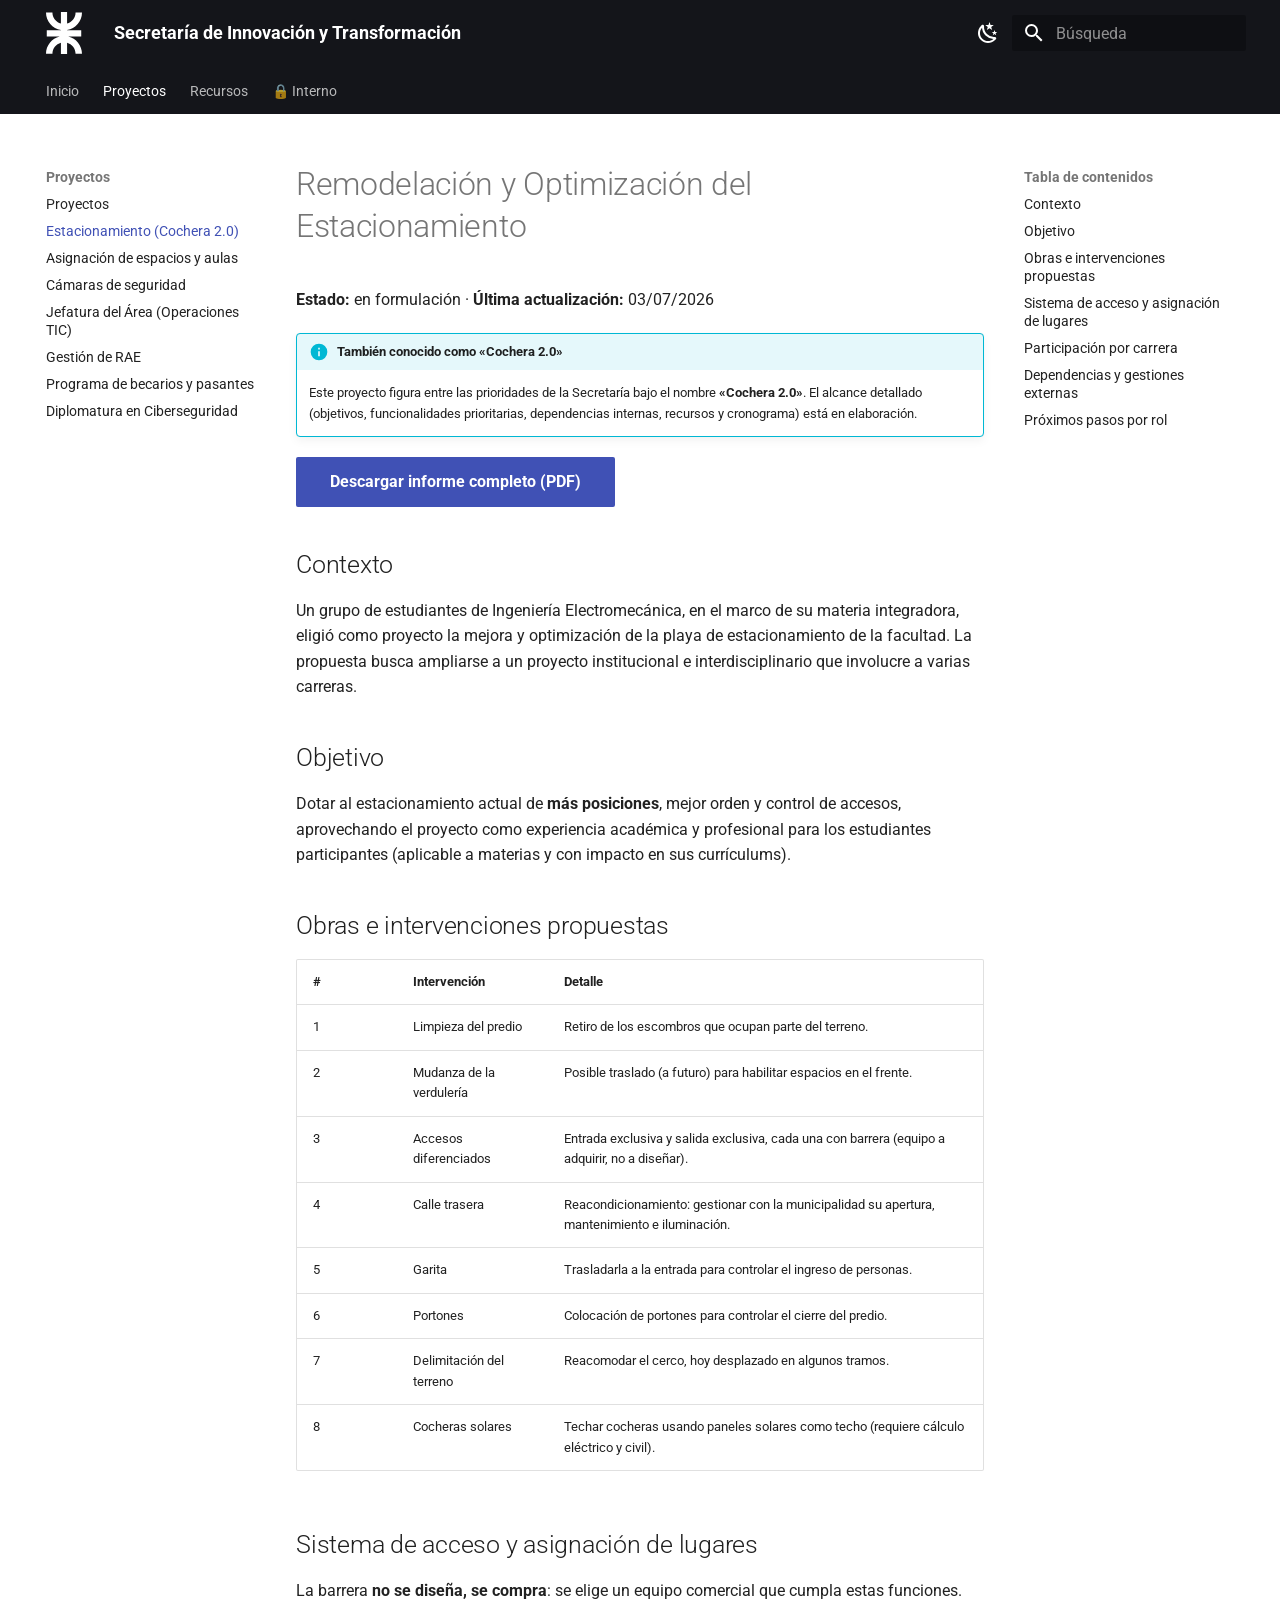
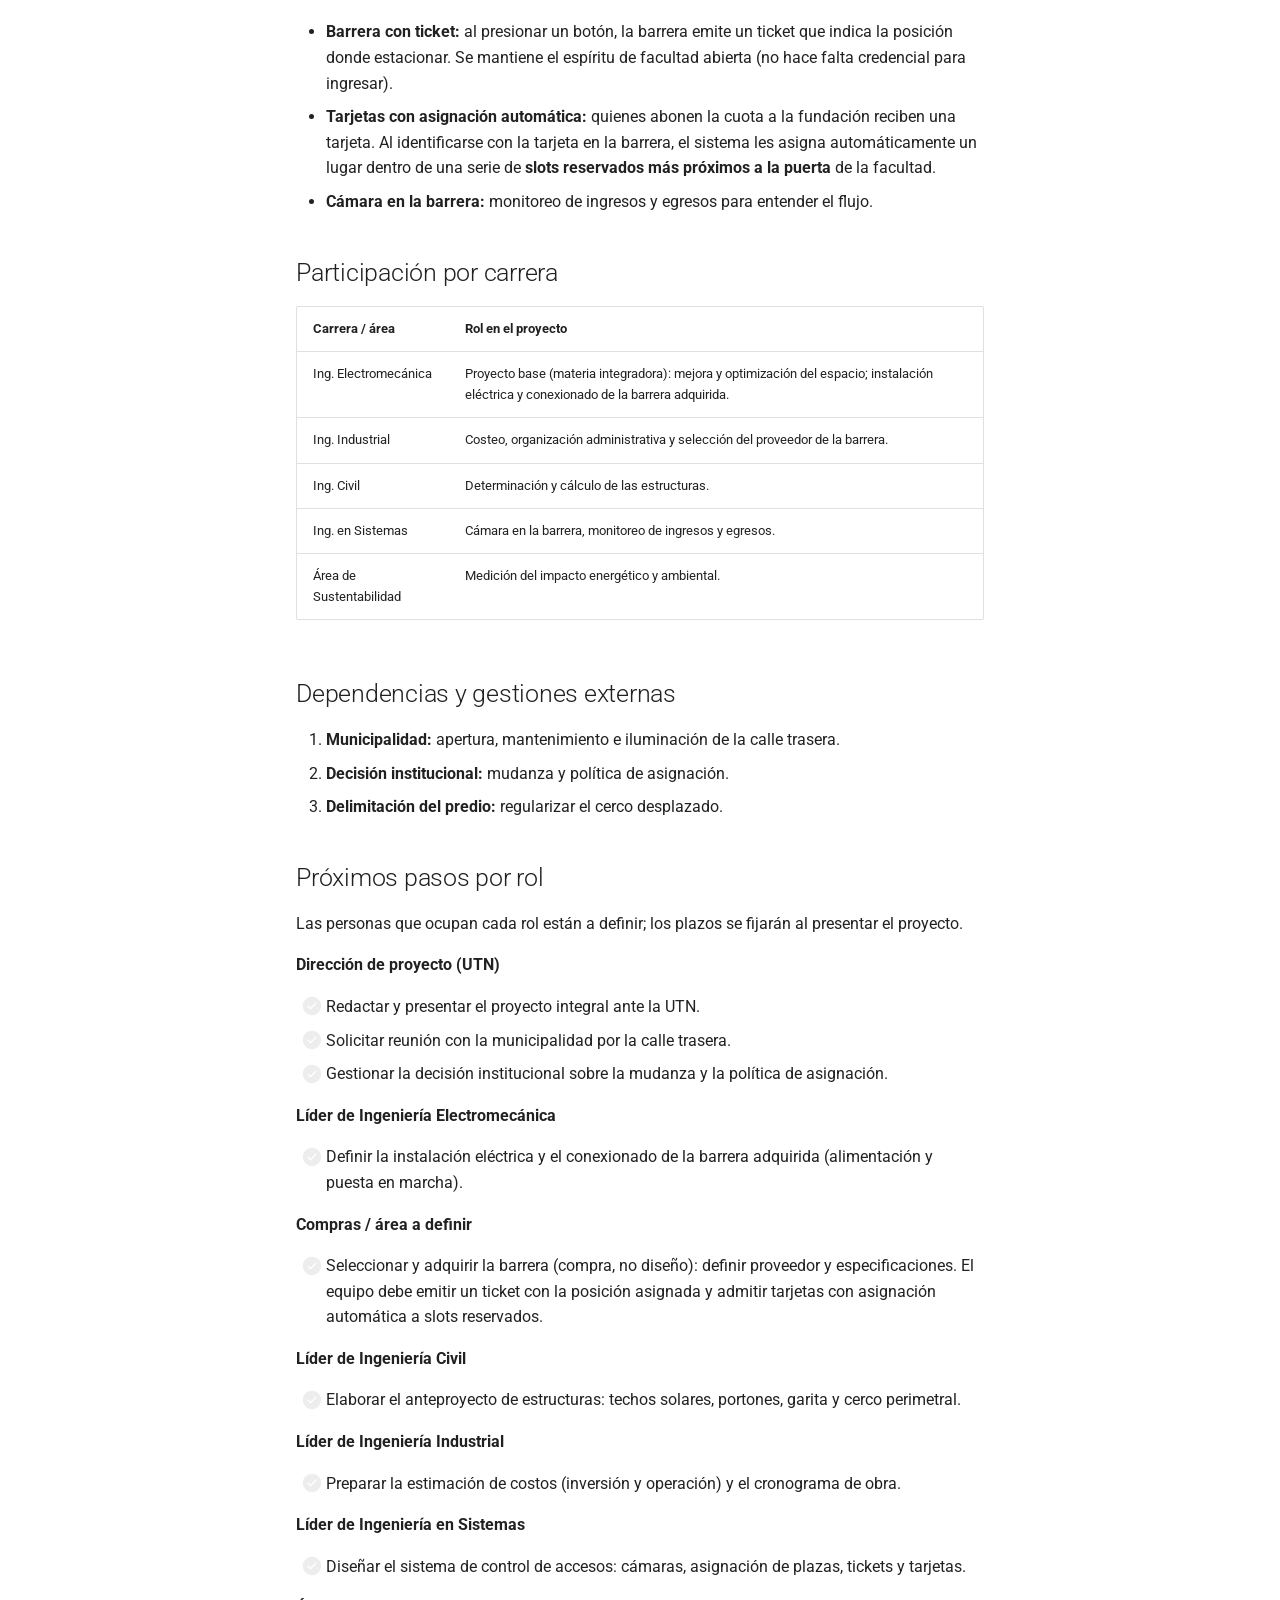
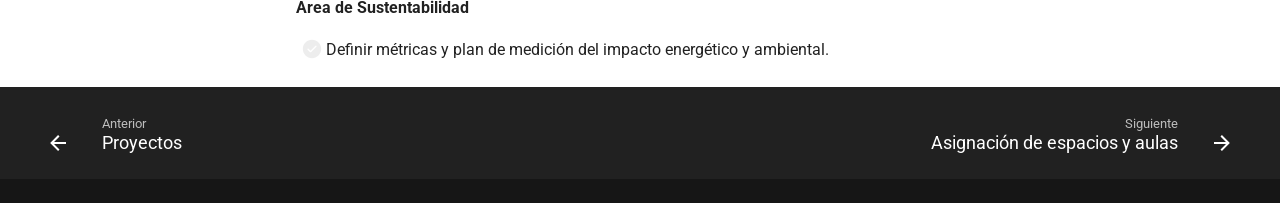
<file: proyectos/estacionamiento/index.html>
<!doctype html>
<html lang="es" class="no-js">
  <head>
    
      <meta charset="utf-8">
      <meta name="viewport" content="width=device-width,initial-scale=1">
      
        <meta name="description" content="Portal de proyectos e información de la Secretaría de Innovación y Transformación — UTN">
      
      
      
        <link rel="canonical" href="https://andrescerutti.github.io/utn-info/proyectos/estacionamiento/">
      
      
        <link rel="prev" href="../">
      
      
        <link rel="next" href="../asignacion-espacios/">
      
      
        
      
      
      <link rel="icon" href="../../assets/utn-symbol.svg">
      <meta name="generator" content="mkdocs-1.6.1, mkdocs-material-9.7.6">
    
    
      
        <title>Estacionamiento (Cochera 2.0) - Secretaría de Innovación y Transformación</title>
      
    
    
      <link rel="stylesheet" href="../../assets/stylesheets/main.484c7ddc.min.css">
      
        
        <link rel="stylesheet" href="../../assets/stylesheets/palette.ab4e12ef.min.css">
      
      


    
    
      
    
    
      
        
        
        <link rel="preconnect" href="https://fonts.gstatic.com" crossorigin>
        <link rel="stylesheet" href="https://fonts.googleapis.com/css?family=Roboto:300,300i,400,400i,700,700i%7CRoboto+Mono:400,400i,700,700i&display=fallback">
        <style>:root{--md-text-font:"Roboto";--md-code-font:"Roboto Mono"}</style>
      
    
    
      <link rel="stylesheet" href="../../stylesheets/extra.css">
    
    <script>__md_scope=new URL("../..",location),__md_hash=e=>[...e].reduce(((e,_)=>(e<<5)-e+_.charCodeAt(0)),0),__md_get=(e,_=localStorage,t=__md_scope)=>JSON.parse(_.getItem(t.pathname+"."+e)),__md_set=(e,_,t=localStorage,a=__md_scope)=>{try{t.setItem(a.pathname+"."+e,JSON.stringify(_))}catch(e){}}</script>
    
      

    
    
  </head>
  
  
    
    
      
    
    
    
    
    <body dir="ltr" data-md-color-scheme="default" data-md-color-primary="black" data-md-color-accent="indigo">
  
    
    <input class="md-toggle" data-md-toggle="drawer" type="checkbox" id="__drawer" autocomplete="off">
    <input class="md-toggle" data-md-toggle="search" type="checkbox" id="__search" autocomplete="off">
    <label class="md-overlay" for="__drawer"></label>
    <div data-md-component="skip">
      
        
        <a href="#remodelacion-y-optimizacion-del-estacionamiento" class="md-skip">
          Saltar a contenido
        </a>
      
    </div>
    <div data-md-component="announce">
      
    </div>
    
    
      

<header class="md-header" data-md-component="header">
  <nav class="md-header__inner md-grid" aria-label="Cabecera">
    <a href="../.." title="Secretaría de Innovación y Transformación" class="md-header__button md-logo" aria-label="Secretaría de Innovación y Transformación" data-md-component="logo">
      
  <img src="../../assets/utn-logo.svg" alt="logo">

    </a>
    <label class="md-header__button md-icon" for="__drawer">
      
      <svg xmlns="http://www.w3.org/2000/svg" viewBox="0 0 24 24"><path d="M3 6h18v2H3zm0 5h18v2H3zm0 5h18v2H3z"/></svg>
    </label>
    <div class="md-header__title" data-md-component="header-title">
      <div class="md-header__ellipsis">
        <div class="md-header__topic">
          <span class="md-ellipsis">
            Secretaría de Innovación y Transformación
          </span>
        </div>
        <div class="md-header__topic" data-md-component="header-topic">
          <span class="md-ellipsis">
            
              Estacionamiento (Cochera 2.0)
            
          </span>
        </div>
      </div>
    </div>
    
      
        <form class="md-header__option" data-md-component="palette">
  
    
    
    
    <input class="md-option" data-md-color-media="(prefers-color-scheme: light)" data-md-color-scheme="default" data-md-color-primary="black" data-md-color-accent="indigo"  aria-label="Modo oscuro"  type="radio" name="__palette" id="__palette_0">
    
      <label class="md-header__button md-icon" title="Modo oscuro" for="__palette_1" hidden>
        <svg xmlns="http://www.w3.org/2000/svg" viewBox="0 0 24 24"><path d="m17.75 4.09-2.53 1.94.91 3.06-2.63-1.81-2.63 1.81.91-3.06-2.53-1.94L12.44 4l1.06-3 1.06 3zm3.5 6.91-1.64 1.25.59 1.98-1.7-1.17-1.7 1.17.59-1.98L15.75 11l2.06-.05L18.5 9l.69 1.95zm-2.28 4.95c.83-.08 1.72 1.1 1.19 1.85-.32.45-.66.87-1.08 1.27C15.17 23 8.84 23 4.94 19.07c-3.91-3.9-3.91-10.24 0-14.14.4-.4.82-.76 1.27-1.08.75-.53 1.93.36 1.85 1.19-.27 2.86.69 5.83 2.89 8.02a9.96 9.96 0 0 0 8.02 2.89m-1.64 2.02a12.08 12.08 0 0 1-7.8-3.47c-2.17-2.19-3.33-5-3.49-7.82-2.81 3.14-2.7 7.96.31 10.98 3.02 3.01 7.84 3.12 10.98.31"/></svg>
      </label>
    
  
    
    
    
    <input class="md-option" data-md-color-media="(prefers-color-scheme: dark)" data-md-color-scheme="slate" data-md-color-primary="black" data-md-color-accent="indigo"  aria-label="Modo claro"  type="radio" name="__palette" id="__palette_1">
    
      <label class="md-header__button md-icon" title="Modo claro" for="__palette_0" hidden>
        <svg xmlns="http://www.w3.org/2000/svg" viewBox="0 0 24 24"><path d="M12 7a5 5 0 0 1 5 5 5 5 0 0 1-5 5 5 5 0 0 1-5-5 5 5 0 0 1 5-5m0 2a3 3 0 0 0-3 3 3 3 0 0 0 3 3 3 3 0 0 0 3-3 3 3 0 0 0-3-3m0-7 2.39 3.42C13.65 5.15 12.84 5 12 5s-1.65.15-2.39.42zM3.34 7l4.16-.35A7.2 7.2 0 0 0 5.94 8.5c-.44.74-.69 1.5-.83 2.29zm.02 10 1.76-3.77a7.131 7.131 0 0 0 2.38 4.14zM20.65 7l-1.77 3.79a7.02 7.02 0 0 0-2.38-4.15zm-.01 10-4.14.36c.59-.51 1.12-1.14 1.54-1.86.42-.73.69-1.5.83-2.29zM12 22l-2.41-3.44c.74.27 1.55.44 2.41.44.82 0 1.63-.17 2.37-.44z"/></svg>
      </label>
    
  
</form>
      
    
    
      <script>var palette=__md_get("__palette");if(palette&&palette.color){if("(prefers-color-scheme)"===palette.color.media){var media=matchMedia("(prefers-color-scheme: light)"),input=document.querySelector(media.matches?"[data-md-color-media='(prefers-color-scheme: light)']":"[data-md-color-media='(prefers-color-scheme: dark)']");palette.color.media=input.getAttribute("data-md-color-media"),palette.color.scheme=input.getAttribute("data-md-color-scheme"),palette.color.primary=input.getAttribute("data-md-color-primary"),palette.color.accent=input.getAttribute("data-md-color-accent")}for(var[key,value]of Object.entries(palette.color))document.body.setAttribute("data-md-color-"+key,value)}</script>
    
    
    
      
      
        <label class="md-header__button md-icon" for="__search">
          
          <svg xmlns="http://www.w3.org/2000/svg" viewBox="0 0 24 24"><path d="M9.5 3A6.5 6.5 0 0 1 16 9.5c0 1.61-.59 3.09-1.56 4.23l.27.27h.79l5 5-1.5 1.5-5-5v-.79l-.27-.27A6.52 6.52 0 0 1 9.5 16 6.5 6.5 0 0 1 3 9.5 6.5 6.5 0 0 1 9.5 3m0 2C7 5 5 7 5 9.5S7 14 9.5 14 14 12 14 9.5 12 5 9.5 5"/></svg>
        </label>
        <div class="md-search" data-md-component="search" role="dialog">
  <label class="md-search__overlay" for="__search"></label>
  <div class="md-search__inner" role="search">
    <form class="md-search__form" name="search">
      <input type="text" class="md-search__input" name="query" aria-label="Búsqueda" placeholder="Búsqueda" autocapitalize="off" autocorrect="off" autocomplete="off" spellcheck="false" data-md-component="search-query" required>
      <label class="md-search__icon md-icon" for="__search">
        
        <svg xmlns="http://www.w3.org/2000/svg" viewBox="0 0 24 24"><path d="M9.5 3A6.5 6.5 0 0 1 16 9.5c0 1.61-.59 3.09-1.56 4.23l.27.27h.79l5 5-1.5 1.5-5-5v-.79l-.27-.27A6.52 6.52 0 0 1 9.5 16 6.5 6.5 0 0 1 3 9.5 6.5 6.5 0 0 1 9.5 3m0 2C7 5 5 7 5 9.5S7 14 9.5 14 14 12 14 9.5 12 5 9.5 5"/></svg>
        
        <svg xmlns="http://www.w3.org/2000/svg" viewBox="0 0 24 24"><path d="M20 11v2H8l5.5 5.5-1.42 1.42L4.16 12l7.92-7.92L13.5 5.5 8 11z"/></svg>
      </label>
      <nav class="md-search__options" aria-label="Buscar">
        
        <button type="reset" class="md-search__icon md-icon" title="Limpiar" aria-label="Limpiar" tabindex="-1">
          
          <svg xmlns="http://www.w3.org/2000/svg" viewBox="0 0 24 24"><path d="M19 6.41 17.59 5 12 10.59 6.41 5 5 6.41 10.59 12 5 17.59 6.41 19 12 13.41 17.59 19 19 17.59 13.41 12z"/></svg>
        </button>
      </nav>
      
        <div class="md-search__suggest" data-md-component="search-suggest"></div>
      
    </form>
    <div class="md-search__output">
      <div class="md-search__scrollwrap" tabindex="0" data-md-scrollfix>
        <div class="md-search-result" data-md-component="search-result">
          <div class="md-search-result__meta">
            Inicializando búsqueda
          </div>
          <ol class="md-search-result__list" role="presentation"></ol>
        </div>
      </div>
    </div>
  </div>
</div>
      
    
    
  </nav>
  
</header>
    
    <div class="md-container" data-md-component="container">
      
      
        
          
            
<nav class="md-tabs" aria-label="Pestañas" data-md-component="tabs">
  <div class="md-grid">
    <ul class="md-tabs__list">
      
        
  
  
  
  
    <li class="md-tabs__item">
      <a href="../.." class="md-tabs__link">
        
  
  
    
  
  Inicio

      </a>
    </li>
  

      
        
  
  
  
    
  
  
    
    
      <li class="md-tabs__item md-tabs__item--active">
        <a href="../" class="md-tabs__link">
          
  
  
  Proyectos

        </a>
      </li>
    
  

      
        
  
  
  
  
    <li class="md-tabs__item">
      <a href="../../recursos/" class="md-tabs__link">
        
  
  
    
  
  Recursos

      </a>
    </li>
  

      
        
  
  
  
  
    <li class="md-tabs__item">
      <a href="../../interno/" class="md-tabs__link">
        
  
  
    
  
  🔒 Interno

      </a>
    </li>
  

      
    </ul>
  </div>
</nav>
          
        
      
      <main class="md-main" data-md-component="main">
        <div class="md-main__inner md-grid">
          
            
              
              <div class="md-sidebar md-sidebar--primary" data-md-component="sidebar" data-md-type="navigation" >
                <div class="md-sidebar__scrollwrap">
                  <div class="md-sidebar__inner">
                    


  


<nav class="md-nav md-nav--primary md-nav--lifted" aria-label="Navegación" data-md-level="0">
  <label class="md-nav__title" for="__drawer">
    <a href="../.." title="Secretaría de Innovación y Transformación" class="md-nav__button md-logo" aria-label="Secretaría de Innovación y Transformación" data-md-component="logo">
      
  <img src="../../assets/utn-logo.svg" alt="logo">

    </a>
    Secretaría de Innovación y Transformación
  </label>
  
  <ul class="md-nav__list" data-md-scrollfix>
    
      
      
  
  
  
  
    <li class="md-nav__item">
      <a href="../.." class="md-nav__link">
        
  
  
  <span class="md-ellipsis">
    
  
    Inicio
  

    
  </span>
  
  

      </a>
    </li>
  

    
      
      
  
  
    
  
  
  
    
    
    
    
      
        
        
      
      
        
      
    
    
    <li class="md-nav__item md-nav__item--active md-nav__item--section md-nav__item--nested">
      
        
        
        <input class="md-nav__toggle md-toggle " type="checkbox" id="__nav_2" checked>
        
          
          <label class="md-nav__link" for="__nav_2" id="__nav_2_label" tabindex="">
            
  
  
  <span class="md-ellipsis">
    
  
    Proyectos
  

    
  </span>
  
  

            <span class="md-nav__icon md-icon"></span>
          </label>
        
        <nav class="md-nav" data-md-level="1" aria-labelledby="__nav_2_label" aria-expanded="true">
          <label class="md-nav__title" for="__nav_2">
            <span class="md-nav__icon md-icon"></span>
            
  
    Proyectos
  

          </label>
          <ul class="md-nav__list" data-md-scrollfix>
            
              
                
  
  
  
  
    <li class="md-nav__item">
      <a href="../" class="md-nav__link">
        
  
  
  <span class="md-ellipsis">
    
  
    Proyectos
  

    
  </span>
  
  

      </a>
    </li>
  

              
            
              
                
  
  
    
  
  
  
    <li class="md-nav__item md-nav__item--active">
      
      <input class="md-nav__toggle md-toggle" type="checkbox" id="__toc">
      
      
        
      
      
        <label class="md-nav__link md-nav__link--active" for="__toc">
          
  
  
  <span class="md-ellipsis">
    
  
    Estacionamiento (Cochera 2.0)
  

    
  </span>
  
  

          <span class="md-nav__icon md-icon"></span>
        </label>
      
      <a href="./" class="md-nav__link md-nav__link--active">
        
  
  
  <span class="md-ellipsis">
    
  
    Estacionamiento (Cochera 2.0)
  

    
  </span>
  
  

      </a>
      
        

<nav class="md-nav md-nav--secondary" aria-label="Tabla de contenidos">
  
  
  
    
  
  
    <label class="md-nav__title" for="__toc">
      <span class="md-nav__icon md-icon"></span>
      Tabla de contenidos
    </label>
    <ul class="md-nav__list" data-md-component="toc" data-md-scrollfix>
      
        <li class="md-nav__item">
  <a href="#contexto" class="md-nav__link">
    <span class="md-ellipsis">
      
        Contexto
      
    </span>
  </a>
  
</li>
      
        <li class="md-nav__item">
  <a href="#objetivo" class="md-nav__link">
    <span class="md-ellipsis">
      
        Objetivo
      
    </span>
  </a>
  
</li>
      
        <li class="md-nav__item">
  <a href="#obras-e-intervenciones-propuestas" class="md-nav__link">
    <span class="md-ellipsis">
      
        Obras e intervenciones propuestas
      
    </span>
  </a>
  
</li>
      
        <li class="md-nav__item">
  <a href="#sistema-de-acceso-y-asignacion-de-lugares" class="md-nav__link">
    <span class="md-ellipsis">
      
        Sistema de acceso y asignación de lugares
      
    </span>
  </a>
  
</li>
      
        <li class="md-nav__item">
  <a href="#participacion-por-carrera" class="md-nav__link">
    <span class="md-ellipsis">
      
        Participación por carrera
      
    </span>
  </a>
  
</li>
      
        <li class="md-nav__item">
  <a href="#dependencias-y-gestiones-externas" class="md-nav__link">
    <span class="md-ellipsis">
      
        Dependencias y gestiones externas
      
    </span>
  </a>
  
</li>
      
        <li class="md-nav__item">
  <a href="#proximos-pasos-por-rol" class="md-nav__link">
    <span class="md-ellipsis">
      
        Próximos pasos por rol
      
    </span>
  </a>
  
</li>
      
    </ul>
  
</nav>
      
    </li>
  

              
            
              
                
  
  
  
  
    <li class="md-nav__item">
      <a href="../asignacion-espacios/" class="md-nav__link">
        
  
  
  <span class="md-ellipsis">
    
  
    Asignación de espacios y aulas
  

    
  </span>
  
  

      </a>
    </li>
  

              
            
              
                
  
  
  
  
    <li class="md-nav__item">
      <a href="../camaras-seguridad/" class="md-nav__link">
        
  
  
  <span class="md-ellipsis">
    
  
    Cámaras de seguridad
  

    
  </span>
  
  

      </a>
    </li>
  

              
            
              
                
  
  
  
  
    <li class="md-nav__item">
      <a href="../jefatura/" class="md-nav__link">
        
  
  
  <span class="md-ellipsis">
    
  
    Jefatura del Área (Operaciones TIC)
  

    
  </span>
  
  

      </a>
    </li>
  

              
            
              
                
  
  
  
  
    <li class="md-nav__item">
      <a href="../gestion-rae/" class="md-nav__link">
        
  
  
  <span class="md-ellipsis">
    
  
    Gestión de RAE
  

    
  </span>
  
  

      </a>
    </li>
  

              
            
              
                
  
  
  
  
    <li class="md-nav__item">
      <a href="../becarios-pasantes/" class="md-nav__link">
        
  
  
  <span class="md-ellipsis">
    
  
    Programa de becarios y pasantes
  

    
  </span>
  
  

      </a>
    </li>
  

              
            
              
                
  
  
  
  
    <li class="md-nav__item">
      <a href="../diplomatura-ciberseguridad/" class="md-nav__link">
        
  
  
  <span class="md-ellipsis">
    
  
    Diplomatura en Ciberseguridad
  

    
  </span>
  
  

      </a>
    </li>
  

              
            
          </ul>
        </nav>
      
    </li>
  

    
      
      
  
  
  
  
    <li class="md-nav__item">
      <a href="../../recursos/" class="md-nav__link">
        
  
  
  <span class="md-ellipsis">
    
  
    Recursos
  

    
  </span>
  
  

      </a>
    </li>
  

    
      
      
  
  
  
  
    <li class="md-nav__item">
      <a href="../../interno/" class="md-nav__link">
        
  
  
  <span class="md-ellipsis">
    
  
    🔒 Interno
  

    
  </span>
  
  

      </a>
    </li>
  

    
  </ul>
</nav>
                  </div>
                </div>
              </div>
            
            
              
              <div class="md-sidebar md-sidebar--secondary" data-md-component="sidebar" data-md-type="toc" >
                <div class="md-sidebar__scrollwrap">
                  <div class="md-sidebar__inner">
                    

<nav class="md-nav md-nav--secondary" aria-label="Tabla de contenidos">
  
  
  
    
  
  
    <label class="md-nav__title" for="__toc">
      <span class="md-nav__icon md-icon"></span>
      Tabla de contenidos
    </label>
    <ul class="md-nav__list" data-md-component="toc" data-md-scrollfix>
      
        <li class="md-nav__item">
  <a href="#contexto" class="md-nav__link">
    <span class="md-ellipsis">
      
        Contexto
      
    </span>
  </a>
  
</li>
      
        <li class="md-nav__item">
  <a href="#objetivo" class="md-nav__link">
    <span class="md-ellipsis">
      
        Objetivo
      
    </span>
  </a>
  
</li>
      
        <li class="md-nav__item">
  <a href="#obras-e-intervenciones-propuestas" class="md-nav__link">
    <span class="md-ellipsis">
      
        Obras e intervenciones propuestas
      
    </span>
  </a>
  
</li>
      
        <li class="md-nav__item">
  <a href="#sistema-de-acceso-y-asignacion-de-lugares" class="md-nav__link">
    <span class="md-ellipsis">
      
        Sistema de acceso y asignación de lugares
      
    </span>
  </a>
  
</li>
      
        <li class="md-nav__item">
  <a href="#participacion-por-carrera" class="md-nav__link">
    <span class="md-ellipsis">
      
        Participación por carrera
      
    </span>
  </a>
  
</li>
      
        <li class="md-nav__item">
  <a href="#dependencias-y-gestiones-externas" class="md-nav__link">
    <span class="md-ellipsis">
      
        Dependencias y gestiones externas
      
    </span>
  </a>
  
</li>
      
        <li class="md-nav__item">
  <a href="#proximos-pasos-por-rol" class="md-nav__link">
    <span class="md-ellipsis">
      
        Próximos pasos por rol
      
    </span>
  </a>
  
</li>
      
    </ul>
  
</nav>
                  </div>
                </div>
              </div>
            
          
          
            <div class="md-content" data-md-component="content">
              
              <article class="md-content__inner md-typeset">
                
                  



<h1 id="remodelacion-y-optimizacion-del-estacionamiento">Remodelación y Optimización del Estacionamiento<a class="headerlink" href="#remodelacion-y-optimizacion-del-estacionamiento" title="Permanent link">&para;</a></h1>
<p><strong>Estado:</strong> en formulación · <strong>Última actualización:</strong> 03/07/2026</p>
<div class="admonition info">
<p class="admonition-title">También conocido como «Cochera 2.0»</p>
<p>Este proyecto figura entre las prioridades de la Secretaría bajo el nombre
<strong>«Cochera 2.0»</strong>. El alcance detallado (objetivos, funcionalidades prioritarias,
dependencias internas, recursos y cronograma) está en elaboración.</p>
</div>
<p><a class="md-button md-button--primary" href="../../assets/docs/estacionamiento-utn.pdf">Descargar informe completo (PDF)</a></p>
<h2 id="contexto">Contexto<a class="headerlink" href="#contexto" title="Permanent link">&para;</a></h2>
<p>Un grupo de estudiantes de Ingeniería Electromecánica, en el marco de su materia
integradora, eligió como proyecto la mejora y optimización de la playa de
estacionamiento de la facultad. La propuesta busca ampliarse a un proyecto
institucional e interdisciplinario que involucre a varias carreras.</p>
<h2 id="objetivo">Objetivo<a class="headerlink" href="#objetivo" title="Permanent link">&para;</a></h2>
<p>Dotar al estacionamiento actual de <strong>más posiciones</strong>, mejor orden y control de
accesos, aprovechando el proyecto como experiencia académica y profesional para los
estudiantes participantes (aplicable a materias y con impacto en sus currículums).</p>
<h2 id="obras-e-intervenciones-propuestas">Obras e intervenciones propuestas<a class="headerlink" href="#obras-e-intervenciones-propuestas" title="Permanent link">&para;</a></h2>
<table>
<thead>
<tr>
<th>#</th>
<th>Intervención</th>
<th>Detalle</th>
</tr>
</thead>
<tbody>
<tr>
<td>1</td>
<td>Limpieza del predio</td>
<td>Retiro de los escombros que ocupan parte del terreno.</td>
</tr>
<tr>
<td>2</td>
<td>Mudanza de la verdulería</td>
<td>Posible traslado (a futuro) para habilitar espacios en el frente.</td>
</tr>
<tr>
<td>3</td>
<td>Accesos diferenciados</td>
<td>Entrada exclusiva y salida exclusiva, cada una con barrera (equipo a adquirir, no a diseñar).</td>
</tr>
<tr>
<td>4</td>
<td>Calle trasera</td>
<td>Reacondicionamiento: gestionar con la municipalidad su apertura, mantenimiento e iluminación.</td>
</tr>
<tr>
<td>5</td>
<td>Garita</td>
<td>Trasladarla a la entrada para controlar el ingreso de personas.</td>
</tr>
<tr>
<td>6</td>
<td>Portones</td>
<td>Colocación de portones para controlar el cierre del predio.</td>
</tr>
<tr>
<td>7</td>
<td>Delimitación del terreno</td>
<td>Reacomodar el cerco, hoy desplazado en algunos tramos.</td>
</tr>
<tr>
<td>8</td>
<td>Cocheras solares</td>
<td>Techar cocheras usando paneles solares como techo (requiere cálculo eléctrico y civil).</td>
</tr>
</tbody>
</table>
<h2 id="sistema-de-acceso-y-asignacion-de-lugares">Sistema de acceso y asignación de lugares<a class="headerlink" href="#sistema-de-acceso-y-asignacion-de-lugares" title="Permanent link">&para;</a></h2>
<p>La barrera <strong>no se diseña, se compra</strong>: se elige un equipo comercial que cumpla
estas funciones.</p>
<ul>
<li><strong>Barrera con ticket:</strong> al presionar un botón, la barrera emite un ticket que
  indica la posición donde estacionar. Se mantiene el espíritu de facultad abierta
  (no hace falta credencial para ingresar).</li>
<li><strong>Tarjetas con asignación automática:</strong> quienes abonen la cuota a la fundación
  reciben una tarjeta. Al identificarse con la tarjeta en la barrera, el sistema
  les asigna automáticamente un lugar dentro de una serie de <strong>slots reservados
  más próximos a la puerta</strong> de la facultad.</li>
<li><strong>Cámara en la barrera:</strong> monitoreo de ingresos y egresos para entender el flujo.</li>
</ul>
<h2 id="participacion-por-carrera">Participación por carrera<a class="headerlink" href="#participacion-por-carrera" title="Permanent link">&para;</a></h2>
<table>
<thead>
<tr>
<th>Carrera / área</th>
<th>Rol en el proyecto</th>
</tr>
</thead>
<tbody>
<tr>
<td>Ing. Electromecánica</td>
<td>Proyecto base (materia integradora): mejora y optimización del espacio; instalación eléctrica y conexionado de la barrera adquirida.</td>
</tr>
<tr>
<td>Ing. Industrial</td>
<td>Costeo, organización administrativa y selección del proveedor de la barrera.</td>
</tr>
<tr>
<td>Ing. Civil</td>
<td>Determinación y cálculo de las estructuras.</td>
</tr>
<tr>
<td>Ing. en Sistemas</td>
<td>Cámara en la barrera, monitoreo de ingresos y egresos.</td>
</tr>
<tr>
<td>Área de Sustentabilidad</td>
<td>Medición del impacto energético y ambiental.</td>
</tr>
</tbody>
</table>
<h2 id="dependencias-y-gestiones-externas">Dependencias y gestiones externas<a class="headerlink" href="#dependencias-y-gestiones-externas" title="Permanent link">&para;</a></h2>
<ol>
<li><strong>Municipalidad:</strong> apertura, mantenimiento e iluminación de la calle trasera.</li>
<li><strong>Decisión institucional:</strong> mudanza y política de asignación.</li>
<li><strong>Delimitación del predio:</strong> regularizar el cerco desplazado.</li>
</ol>
<h2 id="proximos-pasos-por-rol">Próximos pasos por rol<a class="headerlink" href="#proximos-pasos-por-rol" title="Permanent link">&para;</a></h2>
<p>Las personas que ocupan cada rol están a definir; los plazos se fijarán al
presentar el proyecto.</p>
<p><strong>Dirección de proyecto (UTN)</strong></p>
<ul class="task-list">
<li class="task-list-item"><label class="task-list-control"><input type="checkbox" disabled/><span class="task-list-indicator"></span></label> Redactar y presentar el proyecto integral ante la UTN.</li>
<li class="task-list-item"><label class="task-list-control"><input type="checkbox" disabled/><span class="task-list-indicator"></span></label> Solicitar reunión con la municipalidad por la calle trasera.</li>
<li class="task-list-item"><label class="task-list-control"><input type="checkbox" disabled/><span class="task-list-indicator"></span></label> Gestionar la decisión institucional sobre la mudanza y la política de asignación.</li>
</ul>
<p><strong>Líder de Ingeniería Electromecánica</strong></p>
<ul class="task-list">
<li class="task-list-item"><label class="task-list-control"><input type="checkbox" disabled/><span class="task-list-indicator"></span></label> Definir la instalación eléctrica y el conexionado de la barrera adquirida (alimentación y puesta en marcha).</li>
</ul>
<p><strong>Compras / área a definir</strong></p>
<ul class="task-list">
<li class="task-list-item"><label class="task-list-control"><input type="checkbox" disabled/><span class="task-list-indicator"></span></label> Seleccionar y adquirir la barrera (compra, no diseño): definir proveedor y especificaciones. El equipo debe emitir un ticket con la posición asignada y admitir tarjetas con asignación automática a slots reservados.</li>
</ul>
<p><strong>Líder de Ingeniería Civil</strong></p>
<ul class="task-list">
<li class="task-list-item"><label class="task-list-control"><input type="checkbox" disabled/><span class="task-list-indicator"></span></label> Elaborar el anteproyecto de estructuras: techos solares, portones, garita y cerco perimetral.</li>
</ul>
<p><strong>Líder de Ingeniería Industrial</strong></p>
<ul class="task-list">
<li class="task-list-item"><label class="task-list-control"><input type="checkbox" disabled/><span class="task-list-indicator"></span></label> Preparar la estimación de costos (inversión y operación) y el cronograma de obra.</li>
</ul>
<p><strong>Líder de Ingeniería en Sistemas</strong></p>
<ul class="task-list">
<li class="task-list-item"><label class="task-list-control"><input type="checkbox" disabled/><span class="task-list-indicator"></span></label> Diseñar el sistema de control de accesos: cámaras, asignación de plazas, tickets y tarjetas.</li>
</ul>
<p><strong>Área de Sustentabilidad</strong></p>
<ul class="task-list">
<li class="task-list-item"><label class="task-list-control"><input type="checkbox" disabled/><span class="task-list-indicator"></span></label> Definir métricas y plan de medición del impacto energético y ambiental.</li>
</ul>












                
              </article>
            </div>
          
          
<script>var target=document.getElementById(location.hash.slice(1));target&&target.name&&(target.checked=target.name.startsWith("__tabbed_"))</script>
        </div>
        
          <button type="button" class="md-top md-icon" data-md-component="top" hidden>
  
  <svg xmlns="http://www.w3.org/2000/svg" viewBox="0 0 24 24"><path d="M13 20h-2V8l-5.5 5.5-1.42-1.42L12 4.16l7.92 7.92-1.42 1.42L13 8z"/></svg>
  Volver al principio
</button>
        
      </main>
      
        <footer class="md-footer">
  
    
      
      <nav class="md-footer__inner md-grid" aria-label="Pie" >
        
          
          <a href="../" class="md-footer__link md-footer__link--prev" aria-label="Anterior: Proyectos">
            <div class="md-footer__button md-icon">
              
              <svg xmlns="http://www.w3.org/2000/svg" viewBox="0 0 24 24"><path d="M20 11v2H8l5.5 5.5-1.42 1.42L4.16 12l7.92-7.92L13.5 5.5 8 11z"/></svg>
            </div>
            <div class="md-footer__title">
              <span class="md-footer__direction">
                Anterior
              </span>
              <div class="md-ellipsis">
                Proyectos
              </div>
            </div>
          </a>
        
        
          
          <a href="../asignacion-espacios/" class="md-footer__link md-footer__link--next" aria-label="Siguiente: Asignación de espacios y aulas">
            <div class="md-footer__title">
              <span class="md-footer__direction">
                Siguiente
              </span>
              <div class="md-ellipsis">
                Asignación de espacios y aulas
              </div>
            </div>
            <div class="md-footer__button md-icon">
              
              <svg xmlns="http://www.w3.org/2000/svg" viewBox="0 0 24 24"><path d="M4 11v2h12l-5.5 5.5 1.42 1.42L19.84 12l-7.92-7.92L10.5 5.5 16 11z"/></svg>
            </div>
          </a>
        
      </nav>
    
  
  <div class="md-footer-meta md-typeset">
    <div class="md-footer-meta__inner md-grid">
      <div class="md-copyright">
  
  
</div>
      
    </div>
  </div>
</footer>
      
    </div>
    <div class="md-dialog" data-md-component="dialog">
      <div class="md-dialog__inner md-typeset"></div>
    </div>
    
    
    
      
      
      <script id="__config" type="application/json">{"annotate": null, "base": "../..", "features": ["navigation.tabs", "navigation.sections", "navigation.top", "navigation.footer", "search.suggest", "search.highlight", "content.code.copy"], "search": "../../assets/javascripts/workers/search.2c215733.min.js", "tags": null, "translations": {"clipboard.copied": "Copiado al portapapeles", "clipboard.copy": "Copiar al portapapeles", "search.result.more.one": "1 m\u00e1s en esta p\u00e1gina", "search.result.more.other": "# m\u00e1s en esta p\u00e1gina", "search.result.none": "No se encontraron documentos", "search.result.one": "1 documento encontrado", "search.result.other": "# documentos encontrados", "search.result.placeholder": "Teclee para comenzar b\u00fasqueda", "search.result.term.missing": "Falta", "select.version": "Seleccionar versi\u00f3n"}, "version": null}</script>
    
    
      <script src="../../assets/javascripts/bundle.79ae519e.min.js"></script>
      
    
  </body>
</html>
</file>
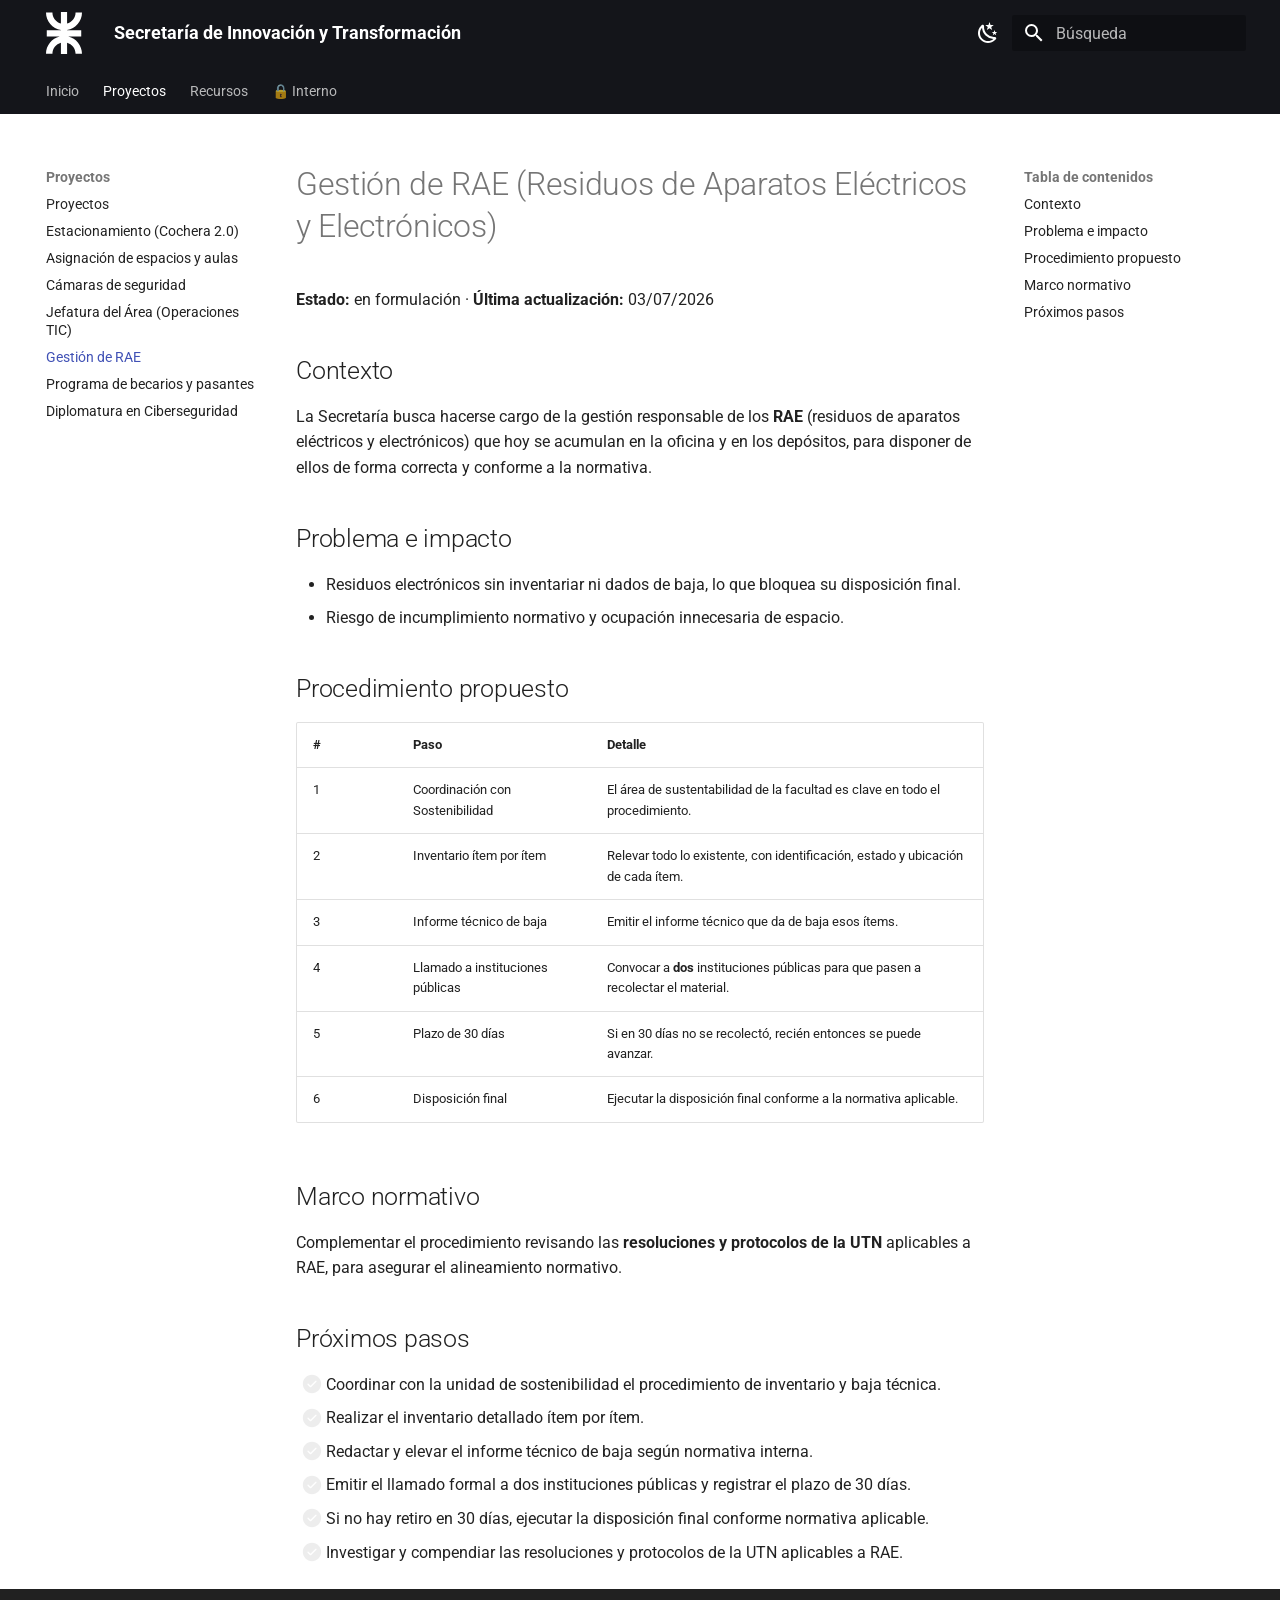
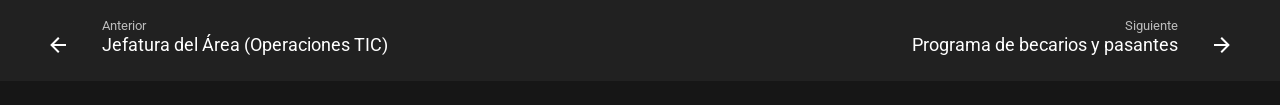
<file: proyectos/gestion-rae/index.html>
<!doctype html>
<html lang="es" class="no-js">
  <head>
    
      <meta charset="utf-8">
      <meta name="viewport" content="width=device-width,initial-scale=1">
      
        <meta name="description" content="Portal de proyectos e información de la Secretaría de Innovación y Transformación — UTN">
      
      
      
        <link rel="canonical" href="https://andrescerutti.github.io/utn-info/proyectos/gestion-rae/">
      
      
        <link rel="prev" href="../jefatura/">
      
      
        <link rel="next" href="../becarios-pasantes/">
      
      
        
      
      
      <link rel="icon" href="../../assets/utn-symbol.svg">
      <meta name="generator" content="mkdocs-1.6.1, mkdocs-material-9.7.6">
    
    
      
        <title>Gestión de RAE - Secretaría de Innovación y Transformación</title>
      
    
    
      <link rel="stylesheet" href="../../assets/stylesheets/main.484c7ddc.min.css">
      
        
        <link rel="stylesheet" href="../../assets/stylesheets/palette.ab4e12ef.min.css">
      
      


    
    
      
    
    
      
        
        
        <link rel="preconnect" href="https://fonts.gstatic.com" crossorigin>
        <link rel="stylesheet" href="https://fonts.googleapis.com/css?family=Roboto:300,300i,400,400i,700,700i%7CRoboto+Mono:400,400i,700,700i&display=fallback">
        <style>:root{--md-text-font:"Roboto";--md-code-font:"Roboto Mono"}</style>
      
    
    
      <link rel="stylesheet" href="../../stylesheets/extra.css">
    
    <script>__md_scope=new URL("../..",location),__md_hash=e=>[...e].reduce(((e,_)=>(e<<5)-e+_.charCodeAt(0)),0),__md_get=(e,_=localStorage,t=__md_scope)=>JSON.parse(_.getItem(t.pathname+"."+e)),__md_set=(e,_,t=localStorage,a=__md_scope)=>{try{t.setItem(a.pathname+"."+e,JSON.stringify(_))}catch(e){}}</script>
    
      

    
    
  </head>
  
  
    
    
      
    
    
    
    
    <body dir="ltr" data-md-color-scheme="default" data-md-color-primary="black" data-md-color-accent="indigo">
  
    
    <input class="md-toggle" data-md-toggle="drawer" type="checkbox" id="__drawer" autocomplete="off">
    <input class="md-toggle" data-md-toggle="search" type="checkbox" id="__search" autocomplete="off">
    <label class="md-overlay" for="__drawer"></label>
    <div data-md-component="skip">
      
        
        <a href="#gestion-de-rae-residuos-de-aparatos-electricos-y-electronicos" class="md-skip">
          Saltar a contenido
        </a>
      
    </div>
    <div data-md-component="announce">
      
    </div>
    
    
      

<header class="md-header" data-md-component="header">
  <nav class="md-header__inner md-grid" aria-label="Cabecera">
    <a href="../.." title="Secretaría de Innovación y Transformación" class="md-header__button md-logo" aria-label="Secretaría de Innovación y Transformación" data-md-component="logo">
      
  <img src="../../assets/utn-logo.svg" alt="logo">

    </a>
    <label class="md-header__button md-icon" for="__drawer">
      
      <svg xmlns="http://www.w3.org/2000/svg" viewBox="0 0 24 24"><path d="M3 6h18v2H3zm0 5h18v2H3zm0 5h18v2H3z"/></svg>
    </label>
    <div class="md-header__title" data-md-component="header-title">
      <div class="md-header__ellipsis">
        <div class="md-header__topic">
          <span class="md-ellipsis">
            Secretaría de Innovación y Transformación
          </span>
        </div>
        <div class="md-header__topic" data-md-component="header-topic">
          <span class="md-ellipsis">
            
              Gestión de RAE
            
          </span>
        </div>
      </div>
    </div>
    
      
        <form class="md-header__option" data-md-component="palette">
  
    
    
    
    <input class="md-option" data-md-color-media="(prefers-color-scheme: light)" data-md-color-scheme="default" data-md-color-primary="black" data-md-color-accent="indigo"  aria-label="Modo oscuro"  type="radio" name="__palette" id="__palette_0">
    
      <label class="md-header__button md-icon" title="Modo oscuro" for="__palette_1" hidden>
        <svg xmlns="http://www.w3.org/2000/svg" viewBox="0 0 24 24"><path d="m17.75 4.09-2.53 1.94.91 3.06-2.63-1.81-2.63 1.81.91-3.06-2.53-1.94L12.44 4l1.06-3 1.06 3zm3.5 6.91-1.64 1.25.59 1.98-1.7-1.17-1.7 1.17.59-1.98L15.75 11l2.06-.05L18.5 9l.69 1.95zm-2.28 4.95c.83-.08 1.72 1.1 1.19 1.85-.32.45-.66.87-1.08 1.27C15.17 23 8.84 23 4.94 19.07c-3.91-3.9-3.91-10.24 0-14.14.4-.4.82-.76 1.27-1.08.75-.53 1.93.36 1.85 1.19-.27 2.86.69 5.83 2.89 8.02a9.96 9.96 0 0 0 8.02 2.89m-1.64 2.02a12.08 12.08 0 0 1-7.8-3.47c-2.17-2.19-3.33-5-3.49-7.82-2.81 3.14-2.7 7.96.31 10.98 3.02 3.01 7.84 3.12 10.98.31"/></svg>
      </label>
    
  
    
    
    
    <input class="md-option" data-md-color-media="(prefers-color-scheme: dark)" data-md-color-scheme="slate" data-md-color-primary="black" data-md-color-accent="indigo"  aria-label="Modo claro"  type="radio" name="__palette" id="__palette_1">
    
      <label class="md-header__button md-icon" title="Modo claro" for="__palette_0" hidden>
        <svg xmlns="http://www.w3.org/2000/svg" viewBox="0 0 24 24"><path d="M12 7a5 5 0 0 1 5 5 5 5 0 0 1-5 5 5 5 0 0 1-5-5 5 5 0 0 1 5-5m0 2a3 3 0 0 0-3 3 3 3 0 0 0 3 3 3 3 0 0 0 3-3 3 3 0 0 0-3-3m0-7 2.39 3.42C13.65 5.15 12.84 5 12 5s-1.65.15-2.39.42zM3.34 7l4.16-.35A7.2 7.2 0 0 0 5.94 8.5c-.44.74-.69 1.5-.83 2.29zm.02 10 1.76-3.77a7.131 7.131 0 0 0 2.38 4.14zM20.65 7l-1.77 3.79a7.02 7.02 0 0 0-2.38-4.15zm-.01 10-4.14.36c.59-.51 1.12-1.14 1.54-1.86.42-.73.69-1.5.83-2.29zM12 22l-2.41-3.44c.74.27 1.55.44 2.41.44.82 0 1.63-.17 2.37-.44z"/></svg>
      </label>
    
  
</form>
      
    
    
      <script>var palette=__md_get("__palette");if(palette&&palette.color){if("(prefers-color-scheme)"===palette.color.media){var media=matchMedia("(prefers-color-scheme: light)"),input=document.querySelector(media.matches?"[data-md-color-media='(prefers-color-scheme: light)']":"[data-md-color-media='(prefers-color-scheme: dark)']");palette.color.media=input.getAttribute("data-md-color-media"),palette.color.scheme=input.getAttribute("data-md-color-scheme"),palette.color.primary=input.getAttribute("data-md-color-primary"),palette.color.accent=input.getAttribute("data-md-color-accent")}for(var[key,value]of Object.entries(palette.color))document.body.setAttribute("data-md-color-"+key,value)}</script>
    
    
    
      
      
        <label class="md-header__button md-icon" for="__search">
          
          <svg xmlns="http://www.w3.org/2000/svg" viewBox="0 0 24 24"><path d="M9.5 3A6.5 6.5 0 0 1 16 9.5c0 1.61-.59 3.09-1.56 4.23l.27.27h.79l5 5-1.5 1.5-5-5v-.79l-.27-.27A6.52 6.52 0 0 1 9.5 16 6.5 6.5 0 0 1 3 9.5 6.5 6.5 0 0 1 9.5 3m0 2C7 5 5 7 5 9.5S7 14 9.5 14 14 12 14 9.5 12 5 9.5 5"/></svg>
        </label>
        <div class="md-search" data-md-component="search" role="dialog">
  <label class="md-search__overlay" for="__search"></label>
  <div class="md-search__inner" role="search">
    <form class="md-search__form" name="search">
      <input type="text" class="md-search__input" name="query" aria-label="Búsqueda" placeholder="Búsqueda" autocapitalize="off" autocorrect="off" autocomplete="off" spellcheck="false" data-md-component="search-query" required>
      <label class="md-search__icon md-icon" for="__search">
        
        <svg xmlns="http://www.w3.org/2000/svg" viewBox="0 0 24 24"><path d="M9.5 3A6.5 6.5 0 0 1 16 9.5c0 1.61-.59 3.09-1.56 4.23l.27.27h.79l5 5-1.5 1.5-5-5v-.79l-.27-.27A6.52 6.52 0 0 1 9.5 16 6.5 6.5 0 0 1 3 9.5 6.5 6.5 0 0 1 9.5 3m0 2C7 5 5 7 5 9.5S7 14 9.5 14 14 12 14 9.5 12 5 9.5 5"/></svg>
        
        <svg xmlns="http://www.w3.org/2000/svg" viewBox="0 0 24 24"><path d="M20 11v2H8l5.5 5.5-1.42 1.42L4.16 12l7.92-7.92L13.5 5.5 8 11z"/></svg>
      </label>
      <nav class="md-search__options" aria-label="Buscar">
        
        <button type="reset" class="md-search__icon md-icon" title="Limpiar" aria-label="Limpiar" tabindex="-1">
          
          <svg xmlns="http://www.w3.org/2000/svg" viewBox="0 0 24 24"><path d="M19 6.41 17.59 5 12 10.59 6.41 5 5 6.41 10.59 12 5 17.59 6.41 19 12 13.41 17.59 19 19 17.59 13.41 12z"/></svg>
        </button>
      </nav>
      
        <div class="md-search__suggest" data-md-component="search-suggest"></div>
      
    </form>
    <div class="md-search__output">
      <div class="md-search__scrollwrap" tabindex="0" data-md-scrollfix>
        <div class="md-search-result" data-md-component="search-result">
          <div class="md-search-result__meta">
            Inicializando búsqueda
          </div>
          <ol class="md-search-result__list" role="presentation"></ol>
        </div>
      </div>
    </div>
  </div>
</div>
      
    
    
  </nav>
  
</header>
    
    <div class="md-container" data-md-component="container">
      
      
        
          
            
<nav class="md-tabs" aria-label="Pestañas" data-md-component="tabs">
  <div class="md-grid">
    <ul class="md-tabs__list">
      
        
  
  
  
  
    <li class="md-tabs__item">
      <a href="../.." class="md-tabs__link">
        
  
  
    
  
  Inicio

      </a>
    </li>
  

      
        
  
  
  
    
  
  
    
    
      <li class="md-tabs__item md-tabs__item--active">
        <a href="../" class="md-tabs__link">
          
  
  
  Proyectos

        </a>
      </li>
    
  

      
        
  
  
  
  
    <li class="md-tabs__item">
      <a href="../../recursos/" class="md-tabs__link">
        
  
  
    
  
  Recursos

      </a>
    </li>
  

      
        
  
  
  
  
    <li class="md-tabs__item">
      <a href="../../interno/" class="md-tabs__link">
        
  
  
    
  
  🔒 Interno

      </a>
    </li>
  

      
    </ul>
  </div>
</nav>
          
        
      
      <main class="md-main" data-md-component="main">
        <div class="md-main__inner md-grid">
          
            
              
              <div class="md-sidebar md-sidebar--primary" data-md-component="sidebar" data-md-type="navigation" >
                <div class="md-sidebar__scrollwrap">
                  <div class="md-sidebar__inner">
                    


  


<nav class="md-nav md-nav--primary md-nav--lifted" aria-label="Navegación" data-md-level="0">
  <label class="md-nav__title" for="__drawer">
    <a href="../.." title="Secretaría de Innovación y Transformación" class="md-nav__button md-logo" aria-label="Secretaría de Innovación y Transformación" data-md-component="logo">
      
  <img src="../../assets/utn-logo.svg" alt="logo">

    </a>
    Secretaría de Innovación y Transformación
  </label>
  
  <ul class="md-nav__list" data-md-scrollfix>
    
      
      
  
  
  
  
    <li class="md-nav__item">
      <a href="../.." class="md-nav__link">
        
  
  
  <span class="md-ellipsis">
    
  
    Inicio
  

    
  </span>
  
  

      </a>
    </li>
  

    
      
      
  
  
    
  
  
  
    
    
    
    
      
        
        
      
      
        
      
    
    
    <li class="md-nav__item md-nav__item--active md-nav__item--section md-nav__item--nested">
      
        
        
        <input class="md-nav__toggle md-toggle " type="checkbox" id="__nav_2" checked>
        
          
          <label class="md-nav__link" for="__nav_2" id="__nav_2_label" tabindex="">
            
  
  
  <span class="md-ellipsis">
    
  
    Proyectos
  

    
  </span>
  
  

            <span class="md-nav__icon md-icon"></span>
          </label>
        
        <nav class="md-nav" data-md-level="1" aria-labelledby="__nav_2_label" aria-expanded="true">
          <label class="md-nav__title" for="__nav_2">
            <span class="md-nav__icon md-icon"></span>
            
  
    Proyectos
  

          </label>
          <ul class="md-nav__list" data-md-scrollfix>
            
              
                
  
  
  
  
    <li class="md-nav__item">
      <a href="../" class="md-nav__link">
        
  
  
  <span class="md-ellipsis">
    
  
    Proyectos
  

    
  </span>
  
  

      </a>
    </li>
  

              
            
              
                
  
  
  
  
    <li class="md-nav__item">
      <a href="../estacionamiento/" class="md-nav__link">
        
  
  
  <span class="md-ellipsis">
    
  
    Estacionamiento (Cochera 2.0)
  

    
  </span>
  
  

      </a>
    </li>
  

              
            
              
                
  
  
  
  
    <li class="md-nav__item">
      <a href="../asignacion-espacios/" class="md-nav__link">
        
  
  
  <span class="md-ellipsis">
    
  
    Asignación de espacios y aulas
  

    
  </span>
  
  

      </a>
    </li>
  

              
            
              
                
  
  
  
  
    <li class="md-nav__item">
      <a href="../camaras-seguridad/" class="md-nav__link">
        
  
  
  <span class="md-ellipsis">
    
  
    Cámaras de seguridad
  

    
  </span>
  
  

      </a>
    </li>
  

              
            
              
                
  
  
  
  
    <li class="md-nav__item">
      <a href="../jefatura/" class="md-nav__link">
        
  
  
  <span class="md-ellipsis">
    
  
    Jefatura del Área (Operaciones TIC)
  

    
  </span>
  
  

      </a>
    </li>
  

              
            
              
                
  
  
    
  
  
  
    <li class="md-nav__item md-nav__item--active">
      
      <input class="md-nav__toggle md-toggle" type="checkbox" id="__toc">
      
      
        
      
      
        <label class="md-nav__link md-nav__link--active" for="__toc">
          
  
  
  <span class="md-ellipsis">
    
  
    Gestión de RAE
  

    
  </span>
  
  

          <span class="md-nav__icon md-icon"></span>
        </label>
      
      <a href="./" class="md-nav__link md-nav__link--active">
        
  
  
  <span class="md-ellipsis">
    
  
    Gestión de RAE
  

    
  </span>
  
  

      </a>
      
        

<nav class="md-nav md-nav--secondary" aria-label="Tabla de contenidos">
  
  
  
    
  
  
    <label class="md-nav__title" for="__toc">
      <span class="md-nav__icon md-icon"></span>
      Tabla de contenidos
    </label>
    <ul class="md-nav__list" data-md-component="toc" data-md-scrollfix>
      
        <li class="md-nav__item">
  <a href="#contexto" class="md-nav__link">
    <span class="md-ellipsis">
      
        Contexto
      
    </span>
  </a>
  
</li>
      
        <li class="md-nav__item">
  <a href="#problema-e-impacto" class="md-nav__link">
    <span class="md-ellipsis">
      
        Problema e impacto
      
    </span>
  </a>
  
</li>
      
        <li class="md-nav__item">
  <a href="#procedimiento-propuesto" class="md-nav__link">
    <span class="md-ellipsis">
      
        Procedimiento propuesto
      
    </span>
  </a>
  
</li>
      
        <li class="md-nav__item">
  <a href="#marco-normativo" class="md-nav__link">
    <span class="md-ellipsis">
      
        Marco normativo
      
    </span>
  </a>
  
</li>
      
        <li class="md-nav__item">
  <a href="#proximos-pasos" class="md-nav__link">
    <span class="md-ellipsis">
      
        Próximos pasos
      
    </span>
  </a>
  
</li>
      
    </ul>
  
</nav>
      
    </li>
  

              
            
              
                
  
  
  
  
    <li class="md-nav__item">
      <a href="../becarios-pasantes/" class="md-nav__link">
        
  
  
  <span class="md-ellipsis">
    
  
    Programa de becarios y pasantes
  

    
  </span>
  
  

      </a>
    </li>
  

              
            
              
                
  
  
  
  
    <li class="md-nav__item">
      <a href="../diplomatura-ciberseguridad/" class="md-nav__link">
        
  
  
  <span class="md-ellipsis">
    
  
    Diplomatura en Ciberseguridad
  

    
  </span>
  
  

      </a>
    </li>
  

              
            
          </ul>
        </nav>
      
    </li>
  

    
      
      
  
  
  
  
    <li class="md-nav__item">
      <a href="../../recursos/" class="md-nav__link">
        
  
  
  <span class="md-ellipsis">
    
  
    Recursos
  

    
  </span>
  
  

      </a>
    </li>
  

    
      
      
  
  
  
  
    <li class="md-nav__item">
      <a href="../../interno/" class="md-nav__link">
        
  
  
  <span class="md-ellipsis">
    
  
    🔒 Interno
  

    
  </span>
  
  

      </a>
    </li>
  

    
  </ul>
</nav>
                  </div>
                </div>
              </div>
            
            
              
              <div class="md-sidebar md-sidebar--secondary" data-md-component="sidebar" data-md-type="toc" >
                <div class="md-sidebar__scrollwrap">
                  <div class="md-sidebar__inner">
                    

<nav class="md-nav md-nav--secondary" aria-label="Tabla de contenidos">
  
  
  
    
  
  
    <label class="md-nav__title" for="__toc">
      <span class="md-nav__icon md-icon"></span>
      Tabla de contenidos
    </label>
    <ul class="md-nav__list" data-md-component="toc" data-md-scrollfix>
      
        <li class="md-nav__item">
  <a href="#contexto" class="md-nav__link">
    <span class="md-ellipsis">
      
        Contexto
      
    </span>
  </a>
  
</li>
      
        <li class="md-nav__item">
  <a href="#problema-e-impacto" class="md-nav__link">
    <span class="md-ellipsis">
      
        Problema e impacto
      
    </span>
  </a>
  
</li>
      
        <li class="md-nav__item">
  <a href="#procedimiento-propuesto" class="md-nav__link">
    <span class="md-ellipsis">
      
        Procedimiento propuesto
      
    </span>
  </a>
  
</li>
      
        <li class="md-nav__item">
  <a href="#marco-normativo" class="md-nav__link">
    <span class="md-ellipsis">
      
        Marco normativo
      
    </span>
  </a>
  
</li>
      
        <li class="md-nav__item">
  <a href="#proximos-pasos" class="md-nav__link">
    <span class="md-ellipsis">
      
        Próximos pasos
      
    </span>
  </a>
  
</li>
      
    </ul>
  
</nav>
                  </div>
                </div>
              </div>
            
          
          
            <div class="md-content" data-md-component="content">
              
              <article class="md-content__inner md-typeset">
                
                  



<h1 id="gestion-de-rae-residuos-de-aparatos-electricos-y-electronicos">Gestión de RAE (Residuos de Aparatos Eléctricos y Electrónicos)<a class="headerlink" href="#gestion-de-rae-residuos-de-aparatos-electricos-y-electronicos" title="Permanent link">&para;</a></h1>
<p><strong>Estado:</strong> en formulación · <strong>Última actualización:</strong> 03/07/2026</p>
<h2 id="contexto">Contexto<a class="headerlink" href="#contexto" title="Permanent link">&para;</a></h2>
<p>La Secretaría busca hacerse cargo de la gestión responsable de los <strong>RAE</strong> (residuos
de aparatos eléctricos y electrónicos) que hoy se acumulan en la oficina y en los
depósitos, para disponer de ellos de forma correcta y conforme a la normativa.</p>
<h2 id="problema-e-impacto">Problema e impacto<a class="headerlink" href="#problema-e-impacto" title="Permanent link">&para;</a></h2>
<ul>
<li>Residuos electrónicos sin inventariar ni dados de baja, lo que bloquea su disposición final.</li>
<li>Riesgo de incumplimiento normativo y ocupación innecesaria de espacio.</li>
</ul>
<h2 id="procedimiento-propuesto">Procedimiento propuesto<a class="headerlink" href="#procedimiento-propuesto" title="Permanent link">&para;</a></h2>
<table>
<thead>
<tr>
<th>#</th>
<th>Paso</th>
<th>Detalle</th>
</tr>
</thead>
<tbody>
<tr>
<td>1</td>
<td>Coordinación con Sostenibilidad</td>
<td>El área de sustentabilidad de la facultad es clave en todo el procedimiento.</td>
</tr>
<tr>
<td>2</td>
<td>Inventario ítem por ítem</td>
<td>Relevar todo lo existente, con identificación, estado y ubicación de cada ítem.</td>
</tr>
<tr>
<td>3</td>
<td>Informe técnico de baja</td>
<td>Emitir el informe técnico que da de baja esos ítems.</td>
</tr>
<tr>
<td>4</td>
<td>Llamado a instituciones públicas</td>
<td>Convocar a <strong>dos</strong> instituciones públicas para que pasen a recolectar el material.</td>
</tr>
<tr>
<td>5</td>
<td>Plazo de 30 días</td>
<td>Si en 30 días no se recolectó, recién entonces se puede avanzar.</td>
</tr>
<tr>
<td>6</td>
<td>Disposición final</td>
<td>Ejecutar la disposición final conforme a la normativa aplicable.</td>
</tr>
</tbody>
</table>
<h2 id="marco-normativo">Marco normativo<a class="headerlink" href="#marco-normativo" title="Permanent link">&para;</a></h2>
<p>Complementar el procedimiento revisando las <strong>resoluciones y protocolos de la UTN</strong>
aplicables a RAE, para asegurar el alineamiento normativo.</p>
<h2 id="proximos-pasos">Próximos pasos<a class="headerlink" href="#proximos-pasos" title="Permanent link">&para;</a></h2>
<ul class="task-list">
<li class="task-list-item"><label class="task-list-control"><input type="checkbox" disabled/><span class="task-list-indicator"></span></label> Coordinar con la unidad de sostenibilidad el procedimiento de inventario y baja técnica.</li>
<li class="task-list-item"><label class="task-list-control"><input type="checkbox" disabled/><span class="task-list-indicator"></span></label> Realizar el inventario detallado ítem por ítem.</li>
<li class="task-list-item"><label class="task-list-control"><input type="checkbox" disabled/><span class="task-list-indicator"></span></label> Redactar y elevar el informe técnico de baja según normativa interna.</li>
<li class="task-list-item"><label class="task-list-control"><input type="checkbox" disabled/><span class="task-list-indicator"></span></label> Emitir el llamado formal a dos instituciones públicas y registrar el plazo de 30 días.</li>
<li class="task-list-item"><label class="task-list-control"><input type="checkbox" disabled/><span class="task-list-indicator"></span></label> Si no hay retiro en 30 días, ejecutar la disposición final conforme normativa aplicable.</li>
<li class="task-list-item"><label class="task-list-control"><input type="checkbox" disabled/><span class="task-list-indicator"></span></label> Investigar y compendiar las resoluciones y protocolos de la UTN aplicables a RAE.</li>
</ul>












                
              </article>
            </div>
          
          
<script>var target=document.getElementById(location.hash.slice(1));target&&target.name&&(target.checked=target.name.startsWith("__tabbed_"))</script>
        </div>
        
          <button type="button" class="md-top md-icon" data-md-component="top" hidden>
  
  <svg xmlns="http://www.w3.org/2000/svg" viewBox="0 0 24 24"><path d="M13 20h-2V8l-5.5 5.5-1.42-1.42L12 4.16l7.92 7.92-1.42 1.42L13 8z"/></svg>
  Volver al principio
</button>
        
      </main>
      
        <footer class="md-footer">
  
    
      
      <nav class="md-footer__inner md-grid" aria-label="Pie" >
        
          
          <a href="../jefatura/" class="md-footer__link md-footer__link--prev" aria-label="Anterior: Jefatura del Área (Operaciones TIC)">
            <div class="md-footer__button md-icon">
              
              <svg xmlns="http://www.w3.org/2000/svg" viewBox="0 0 24 24"><path d="M20 11v2H8l5.5 5.5-1.42 1.42L4.16 12l7.92-7.92L13.5 5.5 8 11z"/></svg>
            </div>
            <div class="md-footer__title">
              <span class="md-footer__direction">
                Anterior
              </span>
              <div class="md-ellipsis">
                Jefatura del Área (Operaciones TIC)
              </div>
            </div>
          </a>
        
        
          
          <a href="../becarios-pasantes/" class="md-footer__link md-footer__link--next" aria-label="Siguiente: Programa de becarios y pasantes">
            <div class="md-footer__title">
              <span class="md-footer__direction">
                Siguiente
              </span>
              <div class="md-ellipsis">
                Programa de becarios y pasantes
              </div>
            </div>
            <div class="md-footer__button md-icon">
              
              <svg xmlns="http://www.w3.org/2000/svg" viewBox="0 0 24 24"><path d="M4 11v2h12l-5.5 5.5 1.42 1.42L19.84 12l-7.92-7.92L10.5 5.5 16 11z"/></svg>
            </div>
          </a>
        
      </nav>
    
  
  <div class="md-footer-meta md-typeset">
    <div class="md-footer-meta__inner md-grid">
      <div class="md-copyright">
  
  
</div>
      
    </div>
  </div>
</footer>
      
    </div>
    <div class="md-dialog" data-md-component="dialog">
      <div class="md-dialog__inner md-typeset"></div>
    </div>
    
    
    
      
      
      <script id="__config" type="application/json">{"annotate": null, "base": "../..", "features": ["navigation.tabs", "navigation.sections", "navigation.top", "navigation.footer", "search.suggest", "search.highlight", "content.code.copy"], "search": "../../assets/javascripts/workers/search.2c215733.min.js", "tags": null, "translations": {"clipboard.copied": "Copiado al portapapeles", "clipboard.copy": "Copiar al portapapeles", "search.result.more.one": "1 m\u00e1s en esta p\u00e1gina", "search.result.more.other": "# m\u00e1s en esta p\u00e1gina", "search.result.none": "No se encontraron documentos", "search.result.one": "1 documento encontrado", "search.result.other": "# documentos encontrados", "search.result.placeholder": "Teclee para comenzar b\u00fasqueda", "search.result.term.missing": "Falta", "select.version": "Seleccionar versi\u00f3n"}, "version": null}</script>
    
    
      <script src="../../assets/javascripts/bundle.79ae519e.min.js"></script>
      
    
  </body>
</html>
</file>
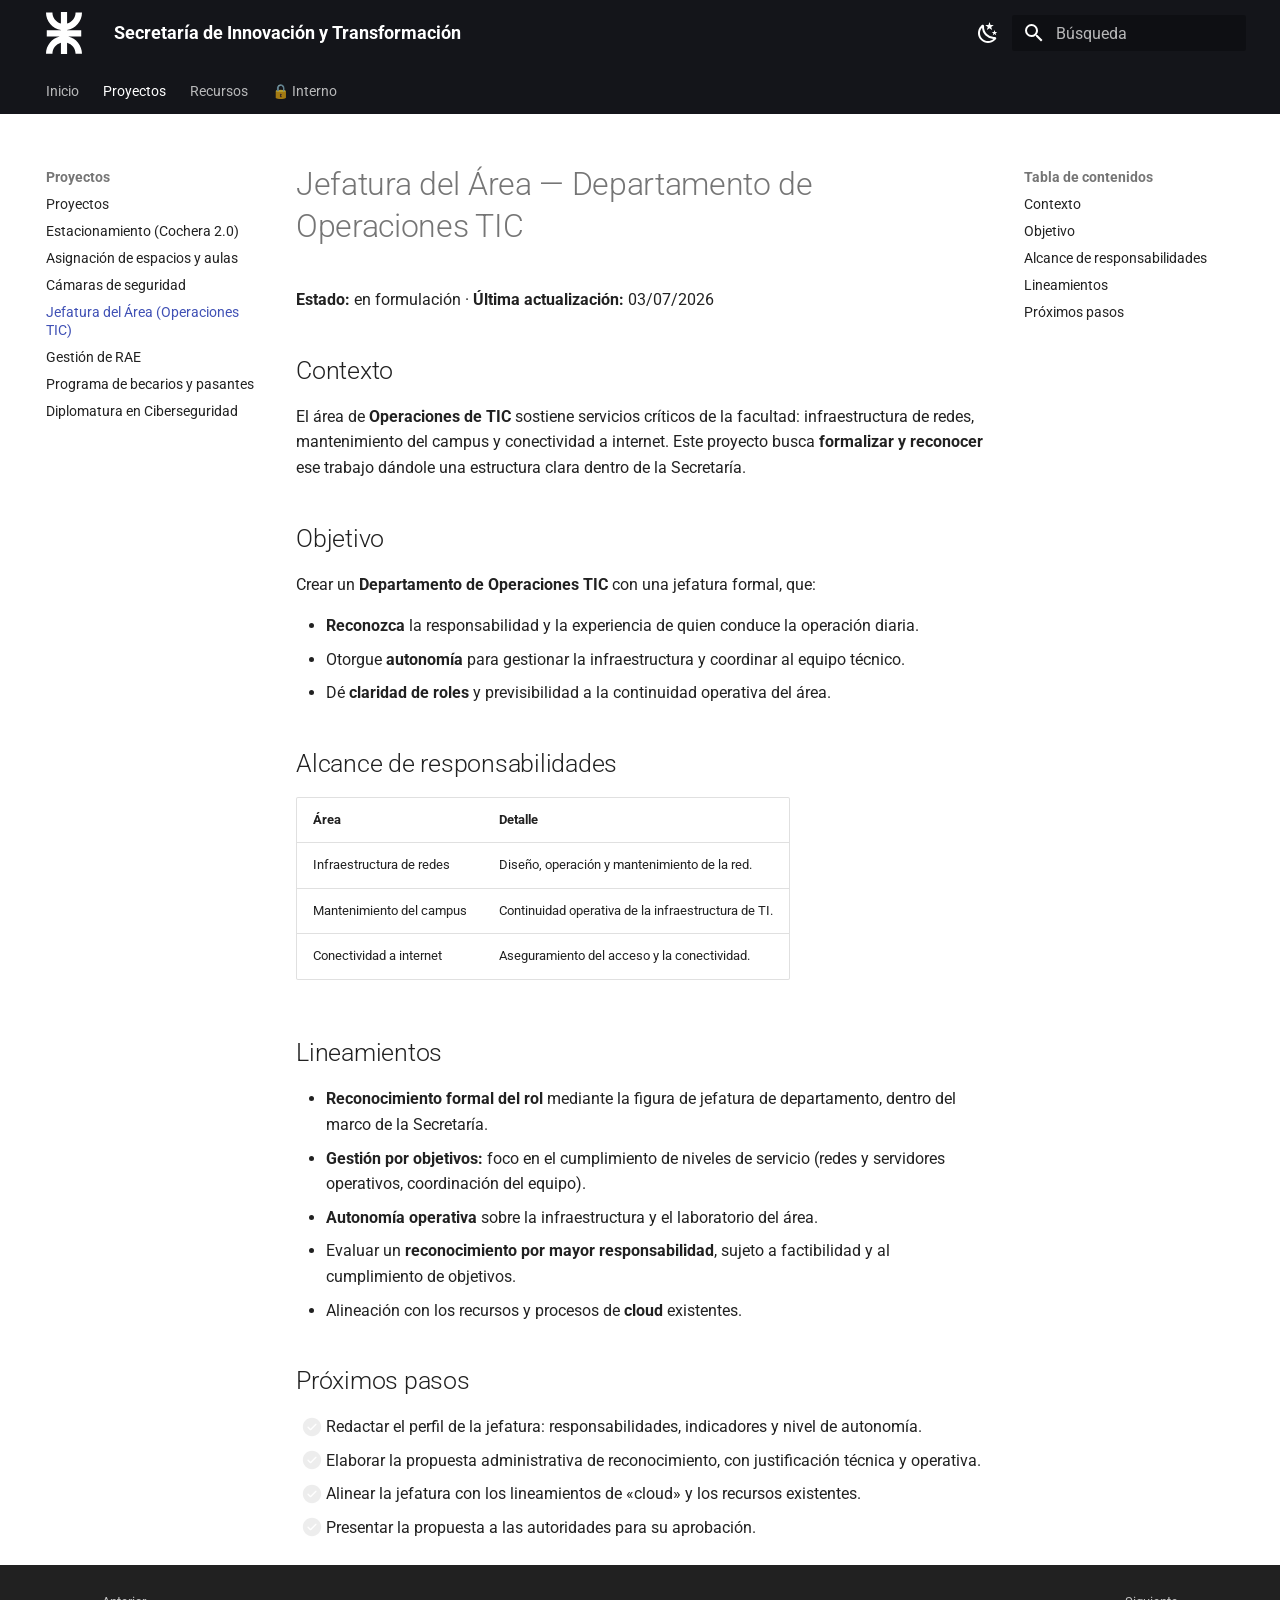
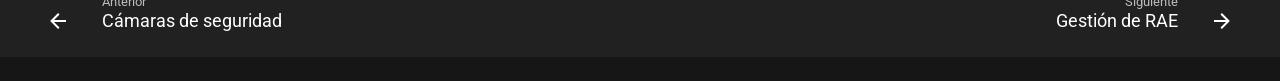
<file: proyectos/jefatura/index.html>
<!doctype html>
<html lang="es" class="no-js">
  <head>
    
      <meta charset="utf-8">
      <meta name="viewport" content="width=device-width,initial-scale=1">
      
        <meta name="description" content="Portal de proyectos e información de la Secretaría de Innovación y Transformación — UTN">
      
      
      
        <link rel="canonical" href="https://andrescerutti.github.io/utn-info/proyectos/jefatura/">
      
      
        <link rel="prev" href="../camaras-seguridad/">
      
      
        <link rel="next" href="../gestion-rae/">
      
      
        
      
      
      <link rel="icon" href="../../assets/utn-symbol.svg">
      <meta name="generator" content="mkdocs-1.6.1, mkdocs-material-9.7.6">
    
    
      
        <title>Jefatura del Área (Operaciones TIC) - Secretaría de Innovación y Transformación</title>
      
    
    
      <link rel="stylesheet" href="../../assets/stylesheets/main.484c7ddc.min.css">
      
        
        <link rel="stylesheet" href="../../assets/stylesheets/palette.ab4e12ef.min.css">
      
      


    
    
      
    
    
      
        
        
        <link rel="preconnect" href="https://fonts.gstatic.com" crossorigin>
        <link rel="stylesheet" href="https://fonts.googleapis.com/css?family=Roboto:300,300i,400,400i,700,700i%7CRoboto+Mono:400,400i,700,700i&display=fallback">
        <style>:root{--md-text-font:"Roboto";--md-code-font:"Roboto Mono"}</style>
      
    
    
      <link rel="stylesheet" href="../../stylesheets/extra.css">
    
    <script>__md_scope=new URL("../..",location),__md_hash=e=>[...e].reduce(((e,_)=>(e<<5)-e+_.charCodeAt(0)),0),__md_get=(e,_=localStorage,t=__md_scope)=>JSON.parse(_.getItem(t.pathname+"."+e)),__md_set=(e,_,t=localStorage,a=__md_scope)=>{try{t.setItem(a.pathname+"."+e,JSON.stringify(_))}catch(e){}}</script>
    
      

    
    
  </head>
  
  
    
    
      
    
    
    
    
    <body dir="ltr" data-md-color-scheme="default" data-md-color-primary="black" data-md-color-accent="indigo">
  
    
    <input class="md-toggle" data-md-toggle="drawer" type="checkbox" id="__drawer" autocomplete="off">
    <input class="md-toggle" data-md-toggle="search" type="checkbox" id="__search" autocomplete="off">
    <label class="md-overlay" for="__drawer"></label>
    <div data-md-component="skip">
      
        
        <a href="#jefatura-del-area-departamento-de-operaciones-tic" class="md-skip">
          Saltar a contenido
        </a>
      
    </div>
    <div data-md-component="announce">
      
    </div>
    
    
      

<header class="md-header" data-md-component="header">
  <nav class="md-header__inner md-grid" aria-label="Cabecera">
    <a href="../.." title="Secretaría de Innovación y Transformación" class="md-header__button md-logo" aria-label="Secretaría de Innovación y Transformación" data-md-component="logo">
      
  <img src="../../assets/utn-logo.svg" alt="logo">

    </a>
    <label class="md-header__button md-icon" for="__drawer">
      
      <svg xmlns="http://www.w3.org/2000/svg" viewBox="0 0 24 24"><path d="M3 6h18v2H3zm0 5h18v2H3zm0 5h18v2H3z"/></svg>
    </label>
    <div class="md-header__title" data-md-component="header-title">
      <div class="md-header__ellipsis">
        <div class="md-header__topic">
          <span class="md-ellipsis">
            Secretaría de Innovación y Transformación
          </span>
        </div>
        <div class="md-header__topic" data-md-component="header-topic">
          <span class="md-ellipsis">
            
              Jefatura del Área (Operaciones TIC)
            
          </span>
        </div>
      </div>
    </div>
    
      
        <form class="md-header__option" data-md-component="palette">
  
    
    
    
    <input class="md-option" data-md-color-media="(prefers-color-scheme: light)" data-md-color-scheme="default" data-md-color-primary="black" data-md-color-accent="indigo"  aria-label="Modo oscuro"  type="radio" name="__palette" id="__palette_0">
    
      <label class="md-header__button md-icon" title="Modo oscuro" for="__palette_1" hidden>
        <svg xmlns="http://www.w3.org/2000/svg" viewBox="0 0 24 24"><path d="m17.75 4.09-2.53 1.94.91 3.06-2.63-1.81-2.63 1.81.91-3.06-2.53-1.94L12.44 4l1.06-3 1.06 3zm3.5 6.91-1.64 1.25.59 1.98-1.7-1.17-1.7 1.17.59-1.98L15.75 11l2.06-.05L18.5 9l.69 1.95zm-2.28 4.95c.83-.08 1.72 1.1 1.19 1.85-.32.45-.66.87-1.08 1.27C15.17 23 8.84 23 4.94 19.07c-3.91-3.9-3.91-10.24 0-14.14.4-.4.82-.76 1.27-1.08.75-.53 1.93.36 1.85 1.19-.27 2.86.69 5.83 2.89 8.02a9.96 9.96 0 0 0 8.02 2.89m-1.64 2.02a12.08 12.08 0 0 1-7.8-3.47c-2.17-2.19-3.33-5-3.49-7.82-2.81 3.14-2.7 7.96.31 10.98 3.02 3.01 7.84 3.12 10.98.31"/></svg>
      </label>
    
  
    
    
    
    <input class="md-option" data-md-color-media="(prefers-color-scheme: dark)" data-md-color-scheme="slate" data-md-color-primary="black" data-md-color-accent="indigo"  aria-label="Modo claro"  type="radio" name="__palette" id="__palette_1">
    
      <label class="md-header__button md-icon" title="Modo claro" for="__palette_0" hidden>
        <svg xmlns="http://www.w3.org/2000/svg" viewBox="0 0 24 24"><path d="M12 7a5 5 0 0 1 5 5 5 5 0 0 1-5 5 5 5 0 0 1-5-5 5 5 0 0 1 5-5m0 2a3 3 0 0 0-3 3 3 3 0 0 0 3 3 3 3 0 0 0 3-3 3 3 0 0 0-3-3m0-7 2.39 3.42C13.65 5.15 12.84 5 12 5s-1.65.15-2.39.42zM3.34 7l4.16-.35A7.2 7.2 0 0 0 5.94 8.5c-.44.74-.69 1.5-.83 2.29zm.02 10 1.76-3.77a7.131 7.131 0 0 0 2.38 4.14zM20.65 7l-1.77 3.79a7.02 7.02 0 0 0-2.38-4.15zm-.01 10-4.14.36c.59-.51 1.12-1.14 1.54-1.86.42-.73.69-1.5.83-2.29zM12 22l-2.41-3.44c.74.27 1.55.44 2.41.44.82 0 1.63-.17 2.37-.44z"/></svg>
      </label>
    
  
</form>
      
    
    
      <script>var palette=__md_get("__palette");if(palette&&palette.color){if("(prefers-color-scheme)"===palette.color.media){var media=matchMedia("(prefers-color-scheme: light)"),input=document.querySelector(media.matches?"[data-md-color-media='(prefers-color-scheme: light)']":"[data-md-color-media='(prefers-color-scheme: dark)']");palette.color.media=input.getAttribute("data-md-color-media"),palette.color.scheme=input.getAttribute("data-md-color-scheme"),palette.color.primary=input.getAttribute("data-md-color-primary"),palette.color.accent=input.getAttribute("data-md-color-accent")}for(var[key,value]of Object.entries(palette.color))document.body.setAttribute("data-md-color-"+key,value)}</script>
    
    
    
      
      
        <label class="md-header__button md-icon" for="__search">
          
          <svg xmlns="http://www.w3.org/2000/svg" viewBox="0 0 24 24"><path d="M9.5 3A6.5 6.5 0 0 1 16 9.5c0 1.61-.59 3.09-1.56 4.23l.27.27h.79l5 5-1.5 1.5-5-5v-.79l-.27-.27A6.52 6.52 0 0 1 9.5 16 6.5 6.5 0 0 1 3 9.5 6.5 6.5 0 0 1 9.5 3m0 2C7 5 5 7 5 9.5S7 14 9.5 14 14 12 14 9.5 12 5 9.5 5"/></svg>
        </label>
        <div class="md-search" data-md-component="search" role="dialog">
  <label class="md-search__overlay" for="__search"></label>
  <div class="md-search__inner" role="search">
    <form class="md-search__form" name="search">
      <input type="text" class="md-search__input" name="query" aria-label="Búsqueda" placeholder="Búsqueda" autocapitalize="off" autocorrect="off" autocomplete="off" spellcheck="false" data-md-component="search-query" required>
      <label class="md-search__icon md-icon" for="__search">
        
        <svg xmlns="http://www.w3.org/2000/svg" viewBox="0 0 24 24"><path d="M9.5 3A6.5 6.5 0 0 1 16 9.5c0 1.61-.59 3.09-1.56 4.23l.27.27h.79l5 5-1.5 1.5-5-5v-.79l-.27-.27A6.52 6.52 0 0 1 9.5 16 6.5 6.5 0 0 1 3 9.5 6.5 6.5 0 0 1 9.5 3m0 2C7 5 5 7 5 9.5S7 14 9.5 14 14 12 14 9.5 12 5 9.5 5"/></svg>
        
        <svg xmlns="http://www.w3.org/2000/svg" viewBox="0 0 24 24"><path d="M20 11v2H8l5.5 5.5-1.42 1.42L4.16 12l7.92-7.92L13.5 5.5 8 11z"/></svg>
      </label>
      <nav class="md-search__options" aria-label="Buscar">
        
        <button type="reset" class="md-search__icon md-icon" title="Limpiar" aria-label="Limpiar" tabindex="-1">
          
          <svg xmlns="http://www.w3.org/2000/svg" viewBox="0 0 24 24"><path d="M19 6.41 17.59 5 12 10.59 6.41 5 5 6.41 10.59 12 5 17.59 6.41 19 12 13.41 17.59 19 19 17.59 13.41 12z"/></svg>
        </button>
      </nav>
      
        <div class="md-search__suggest" data-md-component="search-suggest"></div>
      
    </form>
    <div class="md-search__output">
      <div class="md-search__scrollwrap" tabindex="0" data-md-scrollfix>
        <div class="md-search-result" data-md-component="search-result">
          <div class="md-search-result__meta">
            Inicializando búsqueda
          </div>
          <ol class="md-search-result__list" role="presentation"></ol>
        </div>
      </div>
    </div>
  </div>
</div>
      
    
    
  </nav>
  
</header>
    
    <div class="md-container" data-md-component="container">
      
      
        
          
            
<nav class="md-tabs" aria-label="Pestañas" data-md-component="tabs">
  <div class="md-grid">
    <ul class="md-tabs__list">
      
        
  
  
  
  
    <li class="md-tabs__item">
      <a href="../.." class="md-tabs__link">
        
  
  
    
  
  Inicio

      </a>
    </li>
  

      
        
  
  
  
    
  
  
    
    
      <li class="md-tabs__item md-tabs__item--active">
        <a href="../" class="md-tabs__link">
          
  
  
  Proyectos

        </a>
      </li>
    
  

      
        
  
  
  
  
    <li class="md-tabs__item">
      <a href="../../recursos/" class="md-tabs__link">
        
  
  
    
  
  Recursos

      </a>
    </li>
  

      
        
  
  
  
  
    <li class="md-tabs__item">
      <a href="../../interno/" class="md-tabs__link">
        
  
  
    
  
  🔒 Interno

      </a>
    </li>
  

      
    </ul>
  </div>
</nav>
          
        
      
      <main class="md-main" data-md-component="main">
        <div class="md-main__inner md-grid">
          
            
              
              <div class="md-sidebar md-sidebar--primary" data-md-component="sidebar" data-md-type="navigation" >
                <div class="md-sidebar__scrollwrap">
                  <div class="md-sidebar__inner">
                    


  


<nav class="md-nav md-nav--primary md-nav--lifted" aria-label="Navegación" data-md-level="0">
  <label class="md-nav__title" for="__drawer">
    <a href="../.." title="Secretaría de Innovación y Transformación" class="md-nav__button md-logo" aria-label="Secretaría de Innovación y Transformación" data-md-component="logo">
      
  <img src="../../assets/utn-logo.svg" alt="logo">

    </a>
    Secretaría de Innovación y Transformación
  </label>
  
  <ul class="md-nav__list" data-md-scrollfix>
    
      
      
  
  
  
  
    <li class="md-nav__item">
      <a href="../.." class="md-nav__link">
        
  
  
  <span class="md-ellipsis">
    
  
    Inicio
  

    
  </span>
  
  

      </a>
    </li>
  

    
      
      
  
  
    
  
  
  
    
    
    
    
      
        
        
      
      
        
      
    
    
    <li class="md-nav__item md-nav__item--active md-nav__item--section md-nav__item--nested">
      
        
        
        <input class="md-nav__toggle md-toggle " type="checkbox" id="__nav_2" checked>
        
          
          <label class="md-nav__link" for="__nav_2" id="__nav_2_label" tabindex="">
            
  
  
  <span class="md-ellipsis">
    
  
    Proyectos
  

    
  </span>
  
  

            <span class="md-nav__icon md-icon"></span>
          </label>
        
        <nav class="md-nav" data-md-level="1" aria-labelledby="__nav_2_label" aria-expanded="true">
          <label class="md-nav__title" for="__nav_2">
            <span class="md-nav__icon md-icon"></span>
            
  
    Proyectos
  

          </label>
          <ul class="md-nav__list" data-md-scrollfix>
            
              
                
  
  
  
  
    <li class="md-nav__item">
      <a href="../" class="md-nav__link">
        
  
  
  <span class="md-ellipsis">
    
  
    Proyectos
  

    
  </span>
  
  

      </a>
    </li>
  

              
            
              
                
  
  
  
  
    <li class="md-nav__item">
      <a href="../estacionamiento/" class="md-nav__link">
        
  
  
  <span class="md-ellipsis">
    
  
    Estacionamiento (Cochera 2.0)
  

    
  </span>
  
  

      </a>
    </li>
  

              
            
              
                
  
  
  
  
    <li class="md-nav__item">
      <a href="../asignacion-espacios/" class="md-nav__link">
        
  
  
  <span class="md-ellipsis">
    
  
    Asignación de espacios y aulas
  

    
  </span>
  
  

      </a>
    </li>
  

              
            
              
                
  
  
  
  
    <li class="md-nav__item">
      <a href="../camaras-seguridad/" class="md-nav__link">
        
  
  
  <span class="md-ellipsis">
    
  
    Cámaras de seguridad
  

    
  </span>
  
  

      </a>
    </li>
  

              
            
              
                
  
  
    
  
  
  
    <li class="md-nav__item md-nav__item--active">
      
      <input class="md-nav__toggle md-toggle" type="checkbox" id="__toc">
      
      
        
      
      
        <label class="md-nav__link md-nav__link--active" for="__toc">
          
  
  
  <span class="md-ellipsis">
    
  
    Jefatura del Área (Operaciones TIC)
  

    
  </span>
  
  

          <span class="md-nav__icon md-icon"></span>
        </label>
      
      <a href="./" class="md-nav__link md-nav__link--active">
        
  
  
  <span class="md-ellipsis">
    
  
    Jefatura del Área (Operaciones TIC)
  

    
  </span>
  
  

      </a>
      
        

<nav class="md-nav md-nav--secondary" aria-label="Tabla de contenidos">
  
  
  
    
  
  
    <label class="md-nav__title" for="__toc">
      <span class="md-nav__icon md-icon"></span>
      Tabla de contenidos
    </label>
    <ul class="md-nav__list" data-md-component="toc" data-md-scrollfix>
      
        <li class="md-nav__item">
  <a href="#contexto" class="md-nav__link">
    <span class="md-ellipsis">
      
        Contexto
      
    </span>
  </a>
  
</li>
      
        <li class="md-nav__item">
  <a href="#objetivo" class="md-nav__link">
    <span class="md-ellipsis">
      
        Objetivo
      
    </span>
  </a>
  
</li>
      
        <li class="md-nav__item">
  <a href="#alcance-de-responsabilidades" class="md-nav__link">
    <span class="md-ellipsis">
      
        Alcance de responsabilidades
      
    </span>
  </a>
  
</li>
      
        <li class="md-nav__item">
  <a href="#lineamientos" class="md-nav__link">
    <span class="md-ellipsis">
      
        Lineamientos
      
    </span>
  </a>
  
</li>
      
        <li class="md-nav__item">
  <a href="#proximos-pasos" class="md-nav__link">
    <span class="md-ellipsis">
      
        Próximos pasos
      
    </span>
  </a>
  
</li>
      
    </ul>
  
</nav>
      
    </li>
  

              
            
              
                
  
  
  
  
    <li class="md-nav__item">
      <a href="../gestion-rae/" class="md-nav__link">
        
  
  
  <span class="md-ellipsis">
    
  
    Gestión de RAE
  

    
  </span>
  
  

      </a>
    </li>
  

              
            
              
                
  
  
  
  
    <li class="md-nav__item">
      <a href="../becarios-pasantes/" class="md-nav__link">
        
  
  
  <span class="md-ellipsis">
    
  
    Programa de becarios y pasantes
  

    
  </span>
  
  

      </a>
    </li>
  

              
            
              
                
  
  
  
  
    <li class="md-nav__item">
      <a href="../diplomatura-ciberseguridad/" class="md-nav__link">
        
  
  
  <span class="md-ellipsis">
    
  
    Diplomatura en Ciberseguridad
  

    
  </span>
  
  

      </a>
    </li>
  

              
            
          </ul>
        </nav>
      
    </li>
  

    
      
      
  
  
  
  
    <li class="md-nav__item">
      <a href="../../recursos/" class="md-nav__link">
        
  
  
  <span class="md-ellipsis">
    
  
    Recursos
  

    
  </span>
  
  

      </a>
    </li>
  

    
      
      
  
  
  
  
    <li class="md-nav__item">
      <a href="../../interno/" class="md-nav__link">
        
  
  
  <span class="md-ellipsis">
    
  
    🔒 Interno
  

    
  </span>
  
  

      </a>
    </li>
  

    
  </ul>
</nav>
                  </div>
                </div>
              </div>
            
            
              
              <div class="md-sidebar md-sidebar--secondary" data-md-component="sidebar" data-md-type="toc" >
                <div class="md-sidebar__scrollwrap">
                  <div class="md-sidebar__inner">
                    

<nav class="md-nav md-nav--secondary" aria-label="Tabla de contenidos">
  
  
  
    
  
  
    <label class="md-nav__title" for="__toc">
      <span class="md-nav__icon md-icon"></span>
      Tabla de contenidos
    </label>
    <ul class="md-nav__list" data-md-component="toc" data-md-scrollfix>
      
        <li class="md-nav__item">
  <a href="#contexto" class="md-nav__link">
    <span class="md-ellipsis">
      
        Contexto
      
    </span>
  </a>
  
</li>
      
        <li class="md-nav__item">
  <a href="#objetivo" class="md-nav__link">
    <span class="md-ellipsis">
      
        Objetivo
      
    </span>
  </a>
  
</li>
      
        <li class="md-nav__item">
  <a href="#alcance-de-responsabilidades" class="md-nav__link">
    <span class="md-ellipsis">
      
        Alcance de responsabilidades
      
    </span>
  </a>
  
</li>
      
        <li class="md-nav__item">
  <a href="#lineamientos" class="md-nav__link">
    <span class="md-ellipsis">
      
        Lineamientos
      
    </span>
  </a>
  
</li>
      
        <li class="md-nav__item">
  <a href="#proximos-pasos" class="md-nav__link">
    <span class="md-ellipsis">
      
        Próximos pasos
      
    </span>
  </a>
  
</li>
      
    </ul>
  
</nav>
                  </div>
                </div>
              </div>
            
          
          
            <div class="md-content" data-md-component="content">
              
              <article class="md-content__inner md-typeset">
                
                  



<h1 id="jefatura-del-area-departamento-de-operaciones-tic">Jefatura del Área — Departamento de Operaciones TIC<a class="headerlink" href="#jefatura-del-area-departamento-de-operaciones-tic" title="Permanent link">&para;</a></h1>
<p><strong>Estado:</strong> en formulación · <strong>Última actualización:</strong> 03/07/2026</p>
<h2 id="contexto">Contexto<a class="headerlink" href="#contexto" title="Permanent link">&para;</a></h2>
<p>El área de <strong>Operaciones de TIC</strong> sostiene servicios críticos de la facultad:
infraestructura de redes, mantenimiento del campus y conectividad a internet. Este
proyecto busca <strong>formalizar y reconocer</strong> ese trabajo dándole una estructura clara
dentro de la Secretaría.</p>
<h2 id="objetivo">Objetivo<a class="headerlink" href="#objetivo" title="Permanent link">&para;</a></h2>
<p>Crear un <strong>Departamento de Operaciones TIC</strong> con una jefatura formal, que:</p>
<ul>
<li><strong>Reconozca</strong> la responsabilidad y la experiencia de quien conduce la operación diaria.</li>
<li>Otorgue <strong>autonomía</strong> para gestionar la infraestructura y coordinar al equipo técnico.</li>
<li>Dé <strong>claridad de roles</strong> y previsibilidad a la continuidad operativa del área.</li>
</ul>
<h2 id="alcance-de-responsabilidades">Alcance de responsabilidades<a class="headerlink" href="#alcance-de-responsabilidades" title="Permanent link">&para;</a></h2>
<table>
<thead>
<tr>
<th>Área</th>
<th>Detalle</th>
</tr>
</thead>
<tbody>
<tr>
<td>Infraestructura de redes</td>
<td>Diseño, operación y mantenimiento de la red.</td>
</tr>
<tr>
<td>Mantenimiento del campus</td>
<td>Continuidad operativa de la infraestructura de TI.</td>
</tr>
<tr>
<td>Conectividad a internet</td>
<td>Aseguramiento del acceso y la conectividad.</td>
</tr>
</tbody>
</table>
<h2 id="lineamientos">Lineamientos<a class="headerlink" href="#lineamientos" title="Permanent link">&para;</a></h2>
<ul>
<li><strong>Reconocimiento formal del rol</strong> mediante la figura de jefatura de departamento, dentro del marco de la Secretaría.</li>
<li><strong>Gestión por objetivos:</strong> foco en el cumplimiento de niveles de servicio (redes y servidores operativos, coordinación del equipo).</li>
<li><strong>Autonomía operativa</strong> sobre la infraestructura y el laboratorio del área.</li>
<li>Evaluar un <strong>reconocimiento por mayor responsabilidad</strong>, sujeto a factibilidad y al cumplimiento de objetivos.</li>
<li>Alineación con los recursos y procesos de <strong>cloud</strong> existentes.</li>
</ul>
<h2 id="proximos-pasos">Próximos pasos<a class="headerlink" href="#proximos-pasos" title="Permanent link">&para;</a></h2>
<ul class="task-list">
<li class="task-list-item"><label class="task-list-control"><input type="checkbox" disabled/><span class="task-list-indicator"></span></label> Redactar el perfil de la jefatura: responsabilidades, indicadores y nivel de autonomía.</li>
<li class="task-list-item"><label class="task-list-control"><input type="checkbox" disabled/><span class="task-list-indicator"></span></label> Elaborar la propuesta administrativa de reconocimiento, con justificación técnica y operativa.</li>
<li class="task-list-item"><label class="task-list-control"><input type="checkbox" disabled/><span class="task-list-indicator"></span></label> Alinear la jefatura con los lineamientos de «cloud» y los recursos existentes.</li>
<li class="task-list-item"><label class="task-list-control"><input type="checkbox" disabled/><span class="task-list-indicator"></span></label> Presentar la propuesta a las autoridades para su aprobación.</li>
</ul>












                
              </article>
            </div>
          
          
<script>var target=document.getElementById(location.hash.slice(1));target&&target.name&&(target.checked=target.name.startsWith("__tabbed_"))</script>
        </div>
        
          <button type="button" class="md-top md-icon" data-md-component="top" hidden>
  
  <svg xmlns="http://www.w3.org/2000/svg" viewBox="0 0 24 24"><path d="M13 20h-2V8l-5.5 5.5-1.42-1.42L12 4.16l7.92 7.92-1.42 1.42L13 8z"/></svg>
  Volver al principio
</button>
        
      </main>
      
        <footer class="md-footer">
  
    
      
      <nav class="md-footer__inner md-grid" aria-label="Pie" >
        
          
          <a href="../camaras-seguridad/" class="md-footer__link md-footer__link--prev" aria-label="Anterior: Cámaras de seguridad">
            <div class="md-footer__button md-icon">
              
              <svg xmlns="http://www.w3.org/2000/svg" viewBox="0 0 24 24"><path d="M20 11v2H8l5.5 5.5-1.42 1.42L4.16 12l7.92-7.92L13.5 5.5 8 11z"/></svg>
            </div>
            <div class="md-footer__title">
              <span class="md-footer__direction">
                Anterior
              </span>
              <div class="md-ellipsis">
                Cámaras de seguridad
              </div>
            </div>
          </a>
        
        
          
          <a href="../gestion-rae/" class="md-footer__link md-footer__link--next" aria-label="Siguiente: Gestión de RAE">
            <div class="md-footer__title">
              <span class="md-footer__direction">
                Siguiente
              </span>
              <div class="md-ellipsis">
                Gestión de RAE
              </div>
            </div>
            <div class="md-footer__button md-icon">
              
              <svg xmlns="http://www.w3.org/2000/svg" viewBox="0 0 24 24"><path d="M4 11v2h12l-5.5 5.5 1.42 1.42L19.84 12l-7.92-7.92L10.5 5.5 16 11z"/></svg>
            </div>
          </a>
        
      </nav>
    
  
  <div class="md-footer-meta md-typeset">
    <div class="md-footer-meta__inner md-grid">
      <div class="md-copyright">
  
  
</div>
      
    </div>
  </div>
</footer>
      
    </div>
    <div class="md-dialog" data-md-component="dialog">
      <div class="md-dialog__inner md-typeset"></div>
    </div>
    
    
    
      
      
      <script id="__config" type="application/json">{"annotate": null, "base": "../..", "features": ["navigation.tabs", "navigation.sections", "navigation.top", "navigation.footer", "search.suggest", "search.highlight", "content.code.copy"], "search": "../../assets/javascripts/workers/search.2c215733.min.js", "tags": null, "translations": {"clipboard.copied": "Copiado al portapapeles", "clipboard.copy": "Copiar al portapapeles", "search.result.more.one": "1 m\u00e1s en esta p\u00e1gina", "search.result.more.other": "# m\u00e1s en esta p\u00e1gina", "search.result.none": "No se encontraron documentos", "search.result.one": "1 documento encontrado", "search.result.other": "# documentos encontrados", "search.result.placeholder": "Teclee para comenzar b\u00fasqueda", "search.result.term.missing": "Falta", "select.version": "Seleccionar versi\u00f3n"}, "version": null}</script>
    
    
      <script src="../../assets/javascripts/bundle.79ae519e.min.js"></script>
      
    
  </body>
</html>
</file>
<file: stylesheets/extra.css>
/* Logo un poco más alto en el header */
.md-header__button.md-logo img {
  height: 2.1rem;
  width: auto;
}

/* Formulario de ideas */
.idea-form {
  display: flex;
  flex-direction: column;
  gap: .9rem;
  max-width: 34rem;
  margin: 1rem 0 .5rem;
  padding: 1.2rem 1.3rem;
  border: 1px solid var(--md-default-fg-color--lightest);
  border-radius: .6rem;
  background: var(--md-default-fg-color--lightest);
}

.idea-form label {
  display: flex;
  flex-direction: column;
  gap: .3rem;
  font-weight: 600;
  font-size: .8rem;
}

.idea-form .opt {
  font-weight: 400;
  color: var(--md-default-fg-color--light);
}

.idea-form input,
.idea-form textarea {
  font: inherit;
  font-weight: 400;
  padding: .55rem .7rem;
  border: 1px solid var(--md-default-fg-color--lighter);
  border-radius: .4rem;
  background: var(--md-default-bg-color);
  color: var(--md-default-fg-color);
}

.idea-form input:focus,
.idea-form textarea:focus {
  outline: 2px solid var(--md-accent-fg-color);
  border-color: transparent;
}

.idea-form button {
  align-self: flex-start;
  padding: .55rem 1.4rem;
  font: inherit;
  font-weight: 700;
  color: var(--md-primary-bg-color);
  background: var(--md-accent-fg-color);
  border: none;
  border-radius: .4rem;
  cursor: pointer;
}

.idea-form button:hover {
  filter: brightness(1.08);
}

.idea-form .idea-nota {
  margin: 0;
  font-size: .72rem;
  color: var(--md-default-fg-color--light);
}
</file>
<file: assets/stylesheets/main.484c7ddc.min.css>
@charset "UTF-8";html{-webkit-text-size-adjust:none;-moz-text-size-adjust:none;text-size-adjust:none;box-sizing:border-box}*,:after,:before{box-sizing:inherit}@media (prefers-reduced-motion){*,:after,:before{transition:none!important}}body{margin:0}a,button,input,label{-webkit-tap-highlight-color:transparent}a{color:inherit;text-decoration:none}hr{border:0;box-sizing:initial;display:block;height:.05rem;overflow:visible;padding:0}small{font-size:80%}sub,sup{line-height:1em}img{border-style:none}table{border-collapse:initial;border-spacing:0}td,th{font-weight:400;vertical-align:top}button{background:#0000;border:0;font-family:inherit;font-size:inherit;margin:0;padding:0}input{border:0;outline:none}:root{--md-primary-fg-color:#4051b5;--md-primary-fg-color--light:#5d6cc0;--md-primary-fg-color--dark:#303fa1;--md-primary-bg-color:#fff;--md-primary-bg-color--light:#ffffffb3;--md-accent-fg-color:#526cfe;--md-accent-fg-color--transparent:#526cfe1a;--md-accent-bg-color:#fff;--md-accent-bg-color--light:#ffffffb3}[data-md-color-scheme=default]{color-scheme:light}[data-md-color-scheme=default] img[src$="#gh-dark-mode-only"],[data-md-color-scheme=default] img[src$="#only-dark"]{display:none}:root,[data-md-color-scheme=default]{--md-hue:225deg;--md-default-fg-color:#000000de;--md-default-fg-color--light:#0000008a;--md-default-fg-color--lighter:#00000052;--md-default-fg-color--lightest:#00000012;--md-default-bg-color:#fff;--md-default-bg-color--light:#ffffffb3;--md-default-bg-color--lighter:#ffffff4d;--md-default-bg-color--lightest:#ffffff1f;--md-code-fg-color:#36464e;--md-code-bg-color:#f5f5f5;--md-code-bg-color--light:#f5f5f5b3;--md-code-bg-color--lighter:#f5f5f54d;--md-code-hl-color:#4287ff;--md-code-hl-color--light:#4287ff1a;--md-code-hl-number-color:#d52a2a;--md-code-hl-special-color:#db1457;--md-code-hl-function-color:#a846b9;--md-code-hl-constant-color:#6e59d9;--md-code-hl-keyword-color:#3f6ec6;--md-code-hl-string-color:#1c7d4d;--md-code-hl-name-color:var(--md-code-fg-color);--md-code-hl-operator-color:var(--md-default-fg-color--light);--md-code-hl-punctuation-color:var(--md-default-fg-color--light);--md-code-hl-comment-color:var(--md-default-fg-color--light);--md-code-hl-generic-color:var(--md-default-fg-color--light);--md-code-hl-variable-color:var(--md-default-fg-color--light);--md-typeset-color:var(--md-default-fg-color);--md-typeset-a-color:var(--md-primary-fg-color);--md-typeset-del-color:#f5503d26;--md-typeset-ins-color:#0bd57026;--md-typeset-kbd-color:#fafafa;--md-typeset-kbd-accent-color:#fff;--md-typeset-kbd-border-color:#b8b8b8;--md-typeset-mark-color:#ffff0080;--md-typeset-table-color:#0000001f;--md-typeset-table-color--light:rgba(0,0,0,.035);--md-admonition-fg-color:var(--md-default-fg-color);--md-admonition-bg-color:var(--md-default-bg-color);--md-warning-fg-color:#000000de;--md-warning-bg-color:#ff9;--md-footer-fg-color:#fff;--md-footer-fg-color--light:#ffffffb3;--md-footer-fg-color--lighter:#ffffff73;--md-footer-bg-color:#000000de;--md-footer-bg-color--dark:#00000052;--md-shadow-z1:0 0.2rem 0.5rem #0000000d,0 0 0.05rem #0000001a;--md-shadow-z2:0 0.2rem 0.5rem #0000001a,0 0 0.05rem #00000040;--md-shadow-z3:0 0.2rem 0.5rem #0003,0 0 0.05rem #00000059}.md-icon svg{fill:currentcolor;display:block;height:1.2rem;width:1.2rem}body{-webkit-font-smoothing:antialiased;-moz-osx-font-smoothing:grayscale;--md-text-font-family:var(--md-text-font,_),-apple-system,BlinkMacSystemFont,Helvetica,Arial,sans-serif;--md-code-font-family:var(--md-code-font,_),SFMono-Regular,Consolas,Menlo,monospace}aside,body,input{font-feature-settings:"kern","liga";color:var(--md-typeset-color);font-family:var(--md-text-font-family)}code,kbd,pre{font-feature-settings:"kern";font-family:var(--md-code-font-family)}:root{--md-typeset-table-sort-icon:url('data:image/svg+xml;charset=utf-8,<svg xmlns="http://www.w3.org/2000/svg" viewBox="0 0 24 24"><path d="m18 21-4-4h3V7h-3l4-4 4 4h-3v10h3M2 19v-2h10v2M2 13v-2h7v2M2 7V5h4v2z"/></svg>');--md-typeset-table-sort-icon--asc:url('data:image/svg+xml;charset=utf-8,<svg xmlns="http://www.w3.org/2000/svg" viewBox="0 0 24 24"><path d="M19 17h3l-4 4-4-4h3V3h2M2 17h10v2H2M6 5v2H2V5m0 6h7v2H2z"/></svg>');--md-typeset-table-sort-icon--desc:url('data:image/svg+xml;charset=utf-8,<svg xmlns="http://www.w3.org/2000/svg" viewBox="0 0 24 24"><path d="M19 7h3l-4-4-4 4h3v14h2M2 17h10v2H2M6 5v2H2V5m0 6h7v2H2z"/></svg>')}.md-typeset{-webkit-print-color-adjust:exact;color-adjust:exact;font-size:.8rem;line-height:1.6;overflow-wrap:break-word}@media print{.md-typeset{font-size:.68rem}}.md-typeset blockquote,.md-typeset dl,.md-typeset figure,.md-typeset ol,.md-typeset pre,.md-typeset ul{margin-bottom:1em;margin-top:1em}.md-typeset h1{color:var(--md-default-fg-color--light);font-size:2em;line-height:1.3;margin:0 0 1.25em}.md-typeset h1,.md-typeset h2{font-weight:300;letter-spacing:-.01em}.md-typeset h2{font-size:1.5625em;line-height:1.4;margin:1.6em 0 .64em}.md-typeset h3{font-size:1.25em;font-weight:400;letter-spacing:-.01em;line-height:1.5;margin:1.6em 0 .8em}.md-typeset h2+h3{margin-top:.8em}.md-typeset h4{font-weight:700;letter-spacing:-.01em;margin:1em 0}.md-typeset h5,.md-typeset h6{color:var(--md-default-fg-color--light);font-size:.8em;font-weight:700;letter-spacing:-.01em;margin:1.25em 0}.md-typeset h5{text-transform:uppercase}.md-typeset h5 code{text-transform:none}.md-typeset hr{border-bottom:.05rem solid var(--md-default-fg-color--lightest);display:flow-root;margin:1.5em 0}.md-typeset a{color:var(--md-typeset-a-color);word-break:break-word}.md-typeset a,.md-typeset a:before{transition:color 125ms}.md-typeset a:focus,.md-typeset a:hover{color:var(--md-accent-fg-color)}.md-typeset a:focus code,.md-typeset a:hover code{background-color:var(--md-accent-fg-color--transparent);color:var(--md-accent-fg-color)}.md-typeset a code{color:var(--md-typeset-a-color)}.md-typeset a.focus-visible{outline-color:var(--md-accent-fg-color);outline-offset:.2rem}.md-typeset code,.md-typeset kbd,.md-typeset pre{color:var(--md-code-fg-color);direction:ltr;font-variant-ligatures:none;transition:background-color 125ms}@media print{.md-typeset code,.md-typeset kbd,.md-typeset pre{white-space:pre-wrap}}.md-typeset code{background-color:var(--md-code-bg-color);border-radius:.1rem;-webkit-box-decoration-break:clone;box-decoration-break:clone;font-size:.85em;padding:0 .2941176471em;transition:color 125ms,background-color 125ms;word-break:break-word}.md-typeset code:not(.focus-visible){-webkit-tap-highlight-color:transparent;outline:none}.md-typeset pre{display:flow-root;line-height:1.4;position:relative}.md-typeset pre>code{-webkit-box-decoration-break:slice;box-decoration-break:slice;box-shadow:none;display:block;margin:0;outline-color:var(--md-accent-fg-color);overflow:auto;padding:.7720588235em 1.1764705882em;scrollbar-color:var(--md-default-fg-color--lighter) #0000;scrollbar-width:thin;touch-action:auto;word-break:normal}.md-typeset pre>code:hover{scrollbar-color:var(--md-accent-fg-color) #0000}.md-typeset pre>code::-webkit-scrollbar{height:.2rem;width:.2rem}.md-typeset pre>code::-webkit-scrollbar-thumb{background-color:var(--md-default-fg-color--lighter)}.md-typeset pre>code::-webkit-scrollbar-thumb:hover{background-color:var(--md-accent-fg-color)}.md-typeset kbd{background-color:var(--md-typeset-kbd-color);border-radius:.1rem;box-shadow:0 .1rem 0 .05rem var(--md-typeset-kbd-border-color),0 .1rem 0 var(--md-typeset-kbd-border-color),0 -.1rem .2rem var(--md-typeset-kbd-accent-color) inset;color:var(--md-default-fg-color);display:inline-block;font-size:.75em;padding:0 .6666666667em;vertical-align:text-top;word-break:break-word}.md-typeset mark{background-color:var(--md-typeset-mark-color);-webkit-box-decoration-break:clone;box-decoration-break:clone;color:inherit;word-break:break-word}.md-typeset abbr{cursor:help;text-decoration:none}.md-typeset [data-preview],.md-typeset abbr{border-bottom:.05rem dotted var(--md-default-fg-color--light)}.md-typeset small{opacity:.75}[dir=ltr] .md-typeset sub,[dir=ltr] .md-typeset sup{margin-left:.078125em}[dir=rtl] .md-typeset sub,[dir=rtl] .md-typeset sup{margin-right:.078125em}[dir=ltr] .md-typeset blockquote{padding-left:.6rem}[dir=rtl] .md-typeset blockquote{padding-right:.6rem}[dir=ltr] .md-typeset blockquote{border-left:.2rem solid var(--md-default-fg-color--lighter)}[dir=rtl] .md-typeset blockquote{border-right:.2rem solid var(--md-default-fg-color--lighter)}.md-typeset blockquote{color:var(--md-default-fg-color--light);margin-left:0;margin-right:0}.md-typeset ul{list-style-type:disc}.md-typeset ul[type]{list-style-type:revert-layer}[dir=ltr] .md-typeset ol,[dir=ltr] .md-typeset ul{margin-left:.625em}[dir=rtl] .md-typeset ol,[dir=rtl] .md-typeset ul{margin-right:.625em}.md-typeset ol,.md-typeset ul{padding:0}.md-typeset ol:not([hidden]),.md-typeset ul:not([hidden]){display:flow-root}.md-typeset ol ol,.md-typeset ul ol{list-style-type:lower-alpha}.md-typeset ol ol ol,.md-typeset ul ol ol{list-style-type:lower-roman}.md-typeset ol ol ol ol,.md-typeset ul ol ol ol{list-style-type:upper-alpha}.md-typeset ol ol ol ol ol,.md-typeset ul ol ol ol ol{list-style-type:upper-roman}.md-typeset ol[type],.md-typeset ul[type]{list-style-type:revert-layer}[dir=ltr] .md-typeset ol li,[dir=ltr] .md-typeset ul li{margin-left:1.25em}[dir=rtl] .md-typeset ol li,[dir=rtl] .md-typeset ul li{margin-right:1.25em}.md-typeset ol li,.md-typeset ul li{margin-bottom:.5em}.md-typeset ol li blockquote,.md-typeset ol li p,.md-typeset ul li blockquote,.md-typeset ul li p{margin:.5em 0}.md-typeset ol li:last-child,.md-typeset ul li:last-child{margin-bottom:0}[dir=ltr] .md-typeset ol li ol,[dir=ltr] .md-typeset ol li ul,[dir=ltr] .md-typeset ul li ol,[dir=ltr] .md-typeset ul li ul{margin-left:.625em}[dir=rtl] .md-typeset ol li ol,[dir=rtl] .md-typeset ol li ul,[dir=rtl] .md-typeset ul li ol,[dir=rtl] .md-typeset ul li ul{margin-right:.625em}.md-typeset ol li ol,.md-typeset ol li ul,.md-typeset ul li ol,.md-typeset ul li ul{margin-bottom:.5em;margin-top:.5em}[dir=ltr] .md-typeset dd{margin-left:1.875em}[dir=rtl] .md-typeset dd{margin-right:1.875em}.md-typeset dd{margin-bottom:1.5em;margin-top:1em}.md-typeset img,.md-typeset svg,.md-typeset video{height:auto;max-width:100%}.md-typeset img[align=left]{margin:1em 1em 1em 0}.md-typeset img[align=right]{margin:1em 0 1em 1em}.md-typeset img[align]:only-child{margin-top:0}.md-typeset figure{display:flow-root;margin:1em auto;max-width:100%;text-align:center;width:fit-content}.md-typeset figure img{display:block;margin:0 auto}.md-typeset figcaption{font-style:italic;margin:1em auto;max-width:24rem}.md-typeset iframe{max-width:100%}.md-typeset table:not([class]){background-color:var(--md-default-bg-color);border:.05rem solid var(--md-typeset-table-color);border-radius:.1rem;display:inline-block;font-size:.64rem;max-width:100%;overflow:auto;touch-action:auto}@media print{.md-typeset table:not([class]){display:table}}.md-typeset table:not([class])+*{margin-top:1.5em}.md-typeset table:not([class]) td>:first-child,.md-typeset table:not([class]) th>:first-child{margin-top:0}.md-typeset table:not([class]) td>:last-child,.md-typeset table:not([class]) th>:last-child{margin-bottom:0}.md-typeset table:not([class]) td:not([align]),.md-typeset table:not([class]) th:not([align]){text-align:left}[dir=rtl] .md-typeset table:not([class]) td:not([align]),[dir=rtl] .md-typeset table:not([class]) th:not([align]){text-align:right}.md-typeset table:not([class]) th{font-weight:700;min-width:5rem;padding:.9375em 1.25em;vertical-align:top}.md-typeset table:not([class]) td{border-top:.05rem solid var(--md-typeset-table-color);padding:.9375em 1.25em;vertical-align:top}.md-typeset table:not([class]) tbody tr{transition:background-color 125ms}.md-typeset table:not([class]) tbody tr:hover{background-color:var(--md-typeset-table-color--light);box-shadow:0 .05rem 0 var(--md-default-bg-color) inset}.md-typeset table:not([class]) a{word-break:normal}.md-typeset table th[role=columnheader]{cursor:pointer}[dir=ltr] .md-typeset table th[role=columnheader]:after{margin-left:.5em}[dir=rtl] .md-typeset table th[role=columnheader]:after{margin-right:.5em}.md-typeset table th[role=columnheader]:after{content:"";display:inline-block;height:1.2em;-webkit-mask-image:var(--md-typeset-table-sort-icon);mask-image:var(--md-typeset-table-sort-icon);-webkit-mask-repeat:no-repeat;mask-repeat:no-repeat;-webkit-mask-size:contain;mask-size:contain;transition:background-color 125ms;vertical-align:text-bottom;width:1.2em}.md-typeset table th[role=columnheader]:hover:after{background-color:var(--md-default-fg-color--lighter)}.md-typeset table th[role=columnheader][aria-sort=ascending]:after{background-color:var(--md-default-fg-color--light);-webkit-mask-image:var(--md-typeset-table-sort-icon--asc);mask-image:var(--md-typeset-table-sort-icon--asc)}.md-typeset table th[role=columnheader][aria-sort=descending]:after{background-color:var(--md-default-fg-color--light);-webkit-mask-image:var(--md-typeset-table-sort-icon--desc);mask-image:var(--md-typeset-table-sort-icon--desc)}.md-typeset__scrollwrap{margin:1em -.8rem;overflow-x:auto;touch-action:auto}.md-typeset__table{display:inline-block;margin-bottom:.5em;padding:0 .8rem}@media print{.md-typeset__table{display:block}}html .md-typeset__table table{display:table;margin:0;overflow:hidden;width:100%}@media screen and (max-width:44.984375em){.md-content__inner>pre{margin:1em -.8rem}.md-content__inner>pre code{border-radius:0}}.md-typeset .md-author{border-radius:100%;display:block;flex-shrink:0;height:1.6rem;overflow:hidden;position:relative;transition:color 125ms,transform 125ms;width:1.6rem}.md-typeset .md-author img{display:block}.md-typeset .md-author--more{background:var(--md-default-fg-color--lightest);color:var(--md-default-fg-color--lighter);font-size:.6rem;font-weight:700;line-height:1.6rem;text-align:center}.md-typeset .md-author--long{height:2.4rem;width:2.4rem}.md-typeset a.md-author{transform:scale(1)}.md-typeset a.md-author img{border-radius:100%;filter:grayscale(100%) opacity(75%);transition:filter 125ms}.md-typeset a.md-author:focus,.md-typeset a.md-author:hover{transform:scale(1.1);z-index:1}.md-typeset a.md-author:focus img,.md-typeset a.md-author:hover img{filter:grayscale(0)}.md-banner{background-color:var(--md-footer-bg-color);color:var(--md-footer-fg-color);overflow:auto}@media print{.md-banner{display:none}}.md-banner--warning{background-color:var(--md-warning-bg-color);color:var(--md-warning-fg-color)}.md-banner__inner{font-size:.7rem;margin:.6rem auto;padding:0 .8rem}[dir=ltr] .md-banner__button{float:right}[dir=rtl] .md-banner__button{float:left}.md-banner__button{color:inherit;cursor:pointer;transition:opacity .25s}.no-js .md-banner__button{display:none}.md-banner__button:hover{opacity:.7}html{font-size:125%;height:100%;overflow-x:hidden}@media screen and (min-width:100em){html{font-size:137.5%}}@media screen and (min-width:125em){html{font-size:150%}}body{background-color:var(--md-default-bg-color);display:flex;flex-direction:column;font-size:.5rem;min-height:100%;position:relative;width:100%}@media print{body{display:block}}@media screen and (max-width:59.984375em){body[data-md-scrolllock]{position:fixed}}.md-grid{margin-left:auto;margin-right:auto;max-width:61rem}.md-container{display:flex;flex-direction:column;flex-grow:1}@media print{.md-container{display:block}}.md-main{flex-grow:1}.md-main__inner{display:flex;height:100%;margin-top:1.5rem}.md-ellipsis{overflow:hidden;text-overflow:ellipsis}.md-toggle{display:none}.md-option{height:0;opacity:0;position:absolute;width:0}.md-option:checked+label:not([hidden]){display:block}.md-option.focus-visible+label{outline-color:var(--md-accent-fg-color);outline-style:auto}.md-skip{background-color:var(--md-default-fg-color);border-radius:.1rem;color:var(--md-default-bg-color);font-size:.64rem;margin:.5rem;opacity:0;outline-color:var(--md-accent-fg-color);padding:.3rem .5rem;position:fixed;transform:translateY(.4rem);z-index:-1}.md-skip:focus{opacity:1;transform:translateY(0);transition:transform .25s cubic-bezier(.4,0,.2,1),opacity 175ms 75ms;z-index:10}@page{margin:25mm}:root{--md-clipboard-icon:url('data:image/svg+xml;charset=utf-8,<svg xmlns="http://www.w3.org/2000/svg" viewBox="0 0 24 24"><path d="M19 21H8V7h11m0-2H8a2 2 0 0 0-2 2v14a2 2 0 0 0 2 2h11a2 2 0 0 0 2-2V7a2 2 0 0 0-2-2m-3-4H4a2 2 0 0 0-2 2v14h2V3h12z"/></svg>')}.md-clipboard{border-radius:.1rem;color:var(--md-default-fg-color--lightest);cursor:pointer;height:1.5em;outline-color:var(--md-accent-fg-color);outline-offset:.1rem;transition:color .25s;width:1.5em;z-index:1}@media print{.md-clipboard{display:none}}.md-clipboard:not(.focus-visible){-webkit-tap-highlight-color:transparent;outline:none}:hover>.md-clipboard{color:var(--md-default-fg-color--light)}.md-clipboard:focus,.md-clipboard:hover{color:var(--md-accent-fg-color)}.md-clipboard:after{background-color:currentcolor;content:"";display:block;height:1.125em;margin:0 auto;-webkit-mask-image:var(--md-clipboard-icon);mask-image:var(--md-clipboard-icon);-webkit-mask-position:center;mask-position:center;-webkit-mask-repeat:no-repeat;mask-repeat:no-repeat;-webkit-mask-size:contain;mask-size:contain;width:1.125em}.md-clipboard--inline{cursor:pointer}.md-clipboard--inline code{transition:color .25s,background-color .25s}.md-clipboard--inline:focus code,.md-clipboard--inline:hover code{background-color:var(--md-accent-fg-color--transparent);color:var(--md-accent-fg-color)}:root{--md-code-select-icon:url('data:image/svg+xml;charset=utf-8,<svg xmlns="http://www.w3.org/2000/svg" viewBox="0 0 24 24"><path d="M19 19h-4v2h4c1.1 0 2-.9 2-2v-4h-2m0-12h-4v2h4v4h2V5c0-1.1-.9-2-2-2M5 5h4V3H5c-1.1 0-2 .9-2 2v4h2m0 6H3v4c0 1.1.9 2 2 2h4v-2H5zm2-4h2v2H7zm4 0h2v2h-2zm4 0h2v2h-2zM7 7h2v2H7zm4 0h2v2h-2zm4 0h2v2h-2zm-8 8h2v2H7zm4 0h2v2h-2zm4 0h2v2h-2z"/></svg>');--md-code-copy-icon:url('data:image/svg+xml;charset=utf-8,<svg xmlns="http://www.w3.org/2000/svg" viewBox="0 0 24 24"><path d="M19 21H8V7h11m0-2H8a2 2 0 0 0-2 2v14a2 2 0 0 0 2 2h11a2 2 0 0 0 2-2V7a2 2 0 0 0-2-2m-3-4H4a2 2 0 0 0-2 2v14h2V3h12z"/></svg>')}.md-typeset .md-code__content{display:grid}.md-code__nav{background-color:var(--md-code-bg-color--lighter);border-radius:.1rem;display:flex;gap:.2rem;padding:.2rem;position:absolute;right:.25em;top:.25em;transition:background-color .25s;z-index:1}:hover>.md-code__nav{background-color:var(--md-code-bg-color--light)}.md-code__button{color:var(--md-default-fg-color--lightest);cursor:pointer;display:block;height:1.5em;outline-color:var(--md-accent-fg-color);outline-offset:.1rem;transition:color .25s;width:1.5em}:hover>*>.md-code__button{color:var(--md-default-fg-color--light)}.md-code__button.focus-visible,.md-code__button:hover{color:var(--md-accent-fg-color)}.md-code__button--active{color:var(--md-default-fg-color)!important}.md-code__button:after{background-color:currentcolor;content:"";display:block;height:1.125em;margin:0 auto;-webkit-mask-position:center;mask-position:center;-webkit-mask-repeat:no-repeat;mask-repeat:no-repeat;-webkit-mask-size:contain;mask-size:contain;width:1.125em}.md-code__button[data-md-type=select]:after{-webkit-mask-image:var(--md-code-select-icon);mask-image:var(--md-code-select-icon)}.md-code__button[data-md-type=copy]:after{-webkit-mask-image:var(--md-code-copy-icon);mask-image:var(--md-code-copy-icon)}@keyframes consent{0%{opacity:0;transform:translateY(100%)}to{opacity:1;transform:translateY(0)}}@keyframes overlay{0%{opacity:0}to{opacity:1}}.md-consent__overlay{animation:overlay .25s both;-webkit-backdrop-filter:blur(.1rem);backdrop-filter:blur(.1rem);background-color:#0000008a;height:100%;opacity:1;position:fixed;top:0;width:100%;z-index:5}.md-consent__inner{animation:consent .5s cubic-bezier(.1,.7,.1,1) both;background-color:var(--md-default-bg-color);border:0;border-radius:.1rem;bottom:0;box-shadow:0 0 .2rem #0000001a,0 .2rem .4rem #0003;max-height:100%;overflow:auto;padding:0;position:fixed;width:100%;z-index:5}.md-consent__form{padding:.8rem}.md-consent__settings{display:none;margin:1em 0}input:checked+.md-consent__settings{display:block}.md-consent__controls{margin-bottom:.8rem}.md-typeset .md-consent__controls .md-button{display:inline}@media screen and (max-width:44.984375em){.md-typeset .md-consent__controls .md-button{display:block;margin-top:.4rem;text-align:center;width:100%}}.md-consent label{cursor:pointer}.md-content{flex-grow:1;min-width:0}.md-content__inner{margin:0 .8rem 1.2rem;padding-top:.6rem}@media screen and (min-width:76.25em){[dir=ltr] .md-sidebar--primary:not([hidden])~.md-content>.md-content__inner{margin-left:1.2rem}[dir=ltr] .md-sidebar--secondary:not([hidden])~.md-content>.md-content__inner,[dir=rtl] .md-sidebar--primary:not([hidden])~.md-content>.md-content__inner{margin-right:1.2rem}[dir=rtl] .md-sidebar--secondary:not([hidden])~.md-content>.md-content__inner{margin-left:1.2rem}}.md-content__inner:before{content:"";display:block;height:.4rem}.md-content__inner>:last-child{margin-bottom:0}[dir=ltr] .md-content__button{float:right}[dir=rtl] .md-content__button{float:left}[dir=ltr] .md-content__button{margin-left:.4rem}[dir=rtl] .md-content__button{margin-right:.4rem}.md-content__button{margin:.4rem 0;padding:0}@media print{.md-content__button{display:none}}.md-typeset .md-content__button{color:var(--md-default-fg-color--lighter)}.md-content__button svg{display:inline;vertical-align:top}[dir=rtl] .md-content__button svg{transform:scaleX(-1)}[dir=ltr] .md-dialog{right:.8rem}[dir=rtl] .md-dialog{left:.8rem}.md-dialog{background-color:var(--md-default-fg-color);border-radius:.1rem;bottom:.8rem;box-shadow:var(--md-shadow-z3);min-width:11.1rem;opacity:0;padding:.4rem .6rem;pointer-events:none;position:fixed;transform:translateY(100%);transition:transform 0ms .4s,opacity .4s;z-index:4}@media print{.md-dialog{display:none}}.md-dialog--active{opacity:1;pointer-events:auto;transform:translateY(0);transition:transform .4s cubic-bezier(.075,.85,.175,1),opacity .4s}.md-dialog__inner{color:var(--md-default-bg-color);font-size:.7rem}.md-feedback{margin:2em 0 1em;text-align:center}.md-feedback fieldset{border:none;margin:0;padding:0}.md-feedback__title{font-weight:700;margin:1em auto}.md-feedback__inner{position:relative}.md-feedback__list{display:flex;flex-wrap:wrap;place-content:baseline center;position:relative}.md-feedback__list:hover .md-icon:not(:disabled){color:var(--md-default-fg-color--lighter)}:disabled .md-feedback__list{min-height:1.8rem}.md-feedback__icon{color:var(--md-default-fg-color--light);cursor:pointer;flex-shrink:0;margin:0 .1rem;transition:color 125ms}.md-feedback__icon:not(:disabled).md-icon:hover{color:var(--md-accent-fg-color)}.md-feedback__icon:disabled{color:var(--md-default-fg-color--lightest);pointer-events:none}.md-feedback__note{opacity:0;position:relative;transform:translateY(.4rem);transition:transform .4s cubic-bezier(.1,.7,.1,1),opacity .15s}.md-feedback__note>*{margin:0 auto;max-width:16rem}:disabled .md-feedback__note{opacity:1;transform:translateY(0)}@media print{.md-feedback{display:none}}.md-footer{background-color:var(--md-footer-bg-color);color:var(--md-footer-fg-color)}@media print{.md-footer{display:none}}.md-footer__inner{justify-content:space-between;overflow:auto;padding:.2rem}.md-footer__inner:not([hidden]){display:flex}.md-footer__link{align-items:end;display:flex;flex-grow:0.01;margin-bottom:.4rem;margin-top:1rem;max-width:100%;outline-color:var(--md-accent-fg-color);overflow:hidden;transition:opacity .25s}.md-footer__link:focus,.md-footer__link:hover{opacity:.7}[dir=rtl] .md-footer__link svg{transform:scaleX(-1)}@media screen and (max-width:44.984375em){.md-footer__link--prev{flex-shrink:0}.md-footer__link--prev .md-footer__title{display:none}}[dir=ltr] .md-footer__link--next{margin-left:auto}[dir=rtl] .md-footer__link--next{margin-right:auto}.md-footer__link--next{text-align:right}[dir=rtl] .md-footer__link--next{text-align:left}.md-footer__title{flex-grow:1;font-size:.9rem;margin-bottom:.7rem;max-width:calc(100% - 2.4rem);padding:0 1rem;white-space:nowrap}.md-footer__button{margin:.2rem;padding:.4rem}.md-footer__direction{font-size:.64rem;opacity:.7}.md-footer-meta{background-color:var(--md-footer-bg-color--dark)}.md-footer-meta__inner{display:flex;flex-wrap:wrap;justify-content:space-between;padding:.2rem}html .md-footer-meta.md-typeset a{color:var(--md-footer-fg-color--light)}html .md-footer-meta.md-typeset a:focus,html .md-footer-meta.md-typeset a:hover{color:var(--md-footer-fg-color)}.md-copyright{color:var(--md-footer-fg-color--lighter);font-size:.64rem;margin:auto .6rem;padding:.4rem 0;width:100%}@media screen and (min-width:45em){.md-copyright{width:auto}}.md-copyright__highlight{color:var(--md-footer-fg-color--light)}.md-social{display:inline-flex;gap:.2rem;margin:0 .4rem;padding:.2rem 0 .6rem}@media screen and (min-width:45em){.md-social{padding:.6rem 0}}.md-social__link{display:inline-block;height:1.6rem;text-align:center;width:1.6rem}.md-social__link:before{line-height:1.9}.md-social__link svg{fill:currentcolor;max-height:.8rem;vertical-align:-25%}.md-typeset .md-button{border:.1rem solid;border-radius:.1rem;color:var(--md-primary-fg-color);cursor:pointer;display:inline-block;font-weight:700;padding:.625em 2em;transition:color 125ms,background-color 125ms,border-color 125ms}.md-typeset .md-button--primary{background-color:var(--md-primary-fg-color);border-color:var(--md-primary-fg-color);color:var(--md-primary-bg-color)}.md-typeset .md-button:focus,.md-typeset .md-button:hover{background-color:var(--md-accent-fg-color);border-color:var(--md-accent-fg-color);color:var(--md-accent-bg-color)}[dir=ltr] .md-typeset .md-input{border-top-left-radius:.1rem}[dir=ltr] .md-typeset .md-input,[dir=rtl] .md-typeset .md-input{border-top-right-radius:.1rem}[dir=rtl] .md-typeset .md-input{border-top-left-radius:.1rem}.md-typeset .md-input{border-bottom:.1rem solid var(--md-default-fg-color--lighter);box-shadow:var(--md-shadow-z1);font-size:.8rem;height:1.8rem;padding:0 .6rem;transition:border .25s,box-shadow .25s}.md-typeset .md-input:focus,.md-typeset .md-input:hover{border-bottom-color:var(--md-accent-fg-color);box-shadow:var(--md-shadow-z2)}.md-typeset .md-input--stretch{width:100%}.md-header{background-color:var(--md-primary-fg-color);box-shadow:0 0 .2rem #0000,0 .2rem .4rem #0000;color:var(--md-primary-bg-color);display:block;left:0;position:sticky;right:0;top:0;z-index:4}@media print{.md-header{display:none}}.md-header[hidden]{transform:translateY(-100%);transition:transform .25s cubic-bezier(.8,0,.6,1),box-shadow .25s}.md-header--shadow{box-shadow:0 0 .2rem #0000001a,0 .2rem .4rem #0003;transition:transform .25s cubic-bezier(.1,.7,.1,1),box-shadow .25s}.md-header__inner{align-items:center;display:flex;padding:0 .2rem}.md-header__button{color:currentcolor;cursor:pointer;margin:.2rem;outline-color:var(--md-accent-fg-color);padding:.4rem;position:relative;transition:opacity .25s;vertical-align:middle;z-index:1}.md-header__button:hover{opacity:.7}.md-header__button:not([hidden]){display:inline-block}.md-header__button:not(.focus-visible){-webkit-tap-highlight-color:transparent;outline:none}.md-header__button.md-logo{margin:.2rem;padding:.4rem}@media screen and (max-width:76.234375em){.md-header__button.md-logo{display:none}}.md-header__button.md-logo img,.md-header__button.md-logo svg{fill:currentcolor;display:block;height:1.2rem;width:auto}@media screen and (min-width:60em){.md-header__button[for=__search]{display:none}}.no-js .md-header__button[for=__search]{display:none}[dir=rtl] .md-header__button[for=__search] svg{transform:scaleX(-1)}@media screen and (min-width:76.25em){.md-header__button[for=__drawer]{display:none}}.md-header__topic{display:flex;max-width:100%;position:absolute;transition:transform .4s cubic-bezier(.1,.7,.1,1),opacity .15s;white-space:nowrap}.md-header__topic+.md-header__topic{opacity:0;pointer-events:none;transform:translateX(1.25rem);transition:transform .4s cubic-bezier(1,.7,.1,.1),opacity .15s;z-index:-1}[dir=rtl] .md-header__topic+.md-header__topic{transform:translateX(-1.25rem)}.md-header__topic:first-child{font-weight:700}[dir=ltr] .md-header__title{margin-left:1rem;margin-right:.4rem}[dir=rtl] .md-header__title{margin-left:.4rem;margin-right:1rem}.md-header__title{flex-grow:1;font-size:.9rem;height:2.4rem;line-height:2.4rem}.md-header__title--active .md-header__topic{opacity:0;pointer-events:none;transform:translateX(-1.25rem);transition:transform .4s cubic-bezier(1,.7,.1,.1),opacity .15s;z-index:-1}[dir=rtl] .md-header__title--active .md-header__topic{transform:translateX(1.25rem)}.md-header__title--active .md-header__topic+.md-header__topic{opacity:1;pointer-events:auto;transform:translateX(0);transition:transform .4s cubic-bezier(.1,.7,.1,1),opacity .15s;z-index:0}.md-header__title>.md-header__ellipsis{height:100%;position:relative;width:100%}.md-header__option{display:flex;flex-shrink:0;max-width:100%;transition:max-width 0ms .25s,opacity .25s .25s;white-space:nowrap}[data-md-toggle=search]:checked~.md-header .md-header__option{max-width:0;opacity:0;transition:max-width 0ms,opacity 0ms}.md-header__option>input{bottom:0}.md-header__source{display:none}@media screen and (min-width:60em){[dir=ltr] .md-header__source{margin-left:1rem}[dir=rtl] .md-header__source{margin-right:1rem}.md-header__source{display:block;max-width:11.7rem;width:11.7rem}}@media screen and (min-width:76.25em){[dir=ltr] .md-header__source{margin-left:1.4rem}[dir=rtl] .md-header__source{margin-right:1.4rem}}.md-meta{color:var(--md-default-fg-color--light);font-size:.7rem;line-height:1.3}.md-meta__list{display:inline-flex;flex-wrap:wrap;list-style:none;margin:0;padding:0}.md-meta__item:not(:last-child):after{content:"·";margin-left:.2rem;margin-right:.2rem}.md-meta__link{color:var(--md-typeset-a-color)}.md-meta__link:focus,.md-meta__link:hover{color:var(--md-accent-fg-color)}.md-draft{background-color:#ff1744;border-radius:.125em;color:#fff;display:inline-block;font-weight:700;padding-left:.5714285714em;padding-right:.5714285714em}:root{--md-nav-icon--prev:url('data:image/svg+xml;charset=utf-8,<svg xmlns="http://www.w3.org/2000/svg" viewBox="0 0 24 24"><path d="M20 11v2H8l5.5 5.5-1.42 1.42L4.16 12l7.92-7.92L13.5 5.5 8 11z"/></svg>');--md-nav-icon--next:url('data:image/svg+xml;charset=utf-8,<svg xmlns="http://www.w3.org/2000/svg" viewBox="0 0 24 24"><path d="M8.59 16.58 13.17 12 8.59 7.41 10 6l6 6-6 6z"/></svg>');--md-toc-icon:url('data:image/svg+xml;charset=utf-8,<svg xmlns="http://www.w3.org/2000/svg" viewBox="0 0 24 24"><path d="M3 9h14V7H3zm0 4h14v-2H3zm0 4h14v-2H3zm16 0h2v-2h-2zm0-10v2h2V7zm0 6h2v-2h-2z"/></svg>')}.md-nav{font-size:.7rem;line-height:1.3}.md-nav__title{color:var(--md-default-fg-color--light);display:block;font-weight:700;overflow:hidden;padding:0 .6rem;text-overflow:ellipsis}.md-nav__title .md-nav__button{display:none}.md-nav__title .md-nav__button img{height:100%;width:auto}.md-nav__title .md-nav__button.md-logo img,.md-nav__title .md-nav__button.md-logo svg{fill:currentcolor;display:block;height:2.4rem;max-width:100%;object-fit:contain;width:auto}.md-nav__list{list-style:none;margin:0;padding:0}.md-nav__link{align-items:flex-start;display:flex;gap:.4rem;margin-top:.625em;scroll-snap-align:start;transition:color 125ms}.md-nav__link--passed,.md-nav__link--passed code{color:var(--md-default-fg-color--light)}.md-nav__item .md-nav__link--active,.md-nav__item .md-nav__link--active code{color:var(--md-typeset-a-color)}.md-nav__link .md-ellipsis{position:relative}.md-nav__link .md-ellipsis code{word-break:normal}[dir=ltr] .md-nav__link .md-icon:last-child{margin-left:auto}[dir=rtl] .md-nav__link .md-icon:last-child{margin-right:auto}.md-nav__link .md-typeset{font-size:.7rem;line-height:1.3}.md-nav__link svg{fill:currentcolor;flex-shrink:0;height:1.3em;position:relative}.md-nav__link[for]:focus,.md-nav__link[for]:hover,.md-nav__link[href]:focus,.md-nav__link[href]:hover{color:var(--md-accent-fg-color);cursor:pointer}.md-nav__link[for]:focus code,.md-nav__link[for]:hover code,.md-nav__link[href]:focus code,.md-nav__link[href]:hover code{background-color:var(--md-accent-fg-color--transparent);color:var(--md-accent-fg-color)}.md-nav__link.focus-visible{outline-color:var(--md-accent-fg-color);outline-offset:.2rem}.md-nav--primary .md-nav__link[for=__toc]{display:none}.md-nav--primary .md-nav__link[for=__toc] .md-icon:after{background-color:currentcolor;display:block;height:100%;-webkit-mask-image:var(--md-toc-icon);mask-image:var(--md-toc-icon);width:100%}.md-nav--primary .md-nav__link[for=__toc]~.md-nav{display:none}.md-nav__container>.md-nav__link{margin-top:0}.md-nav__container>.md-nav__link:first-child{flex-grow:1;min-width:0}.md-nav__icon{flex-shrink:0}.md-nav__source{display:none}@media screen and (max-width:76.234375em){.md-nav--primary,.md-nav--primary .md-nav{background-color:var(--md-default-bg-color);display:flex;flex-direction:column;height:100%;left:0;position:absolute;right:0;top:0;z-index:1}.md-nav--primary .md-nav__item,.md-nav--primary .md-nav__title{font-size:.8rem;line-height:1.5}.md-nav--primary .md-nav__title{background-color:var(--md-default-fg-color--lightest);color:var(--md-default-fg-color--light);cursor:pointer;height:5.6rem;line-height:2.4rem;padding:3rem .8rem .2rem;position:relative;white-space:nowrap}[dir=ltr] .md-nav--primary .md-nav__title .md-nav__icon{left:.4rem}[dir=rtl] .md-nav--primary .md-nav__title .md-nav__icon{right:.4rem}.md-nav--primary .md-nav__title .md-nav__icon{display:block;height:1.2rem;margin:.2rem;position:absolute;top:.4rem;width:1.2rem}.md-nav--primary .md-nav__title .md-nav__icon:after{background-color:currentcolor;content:"";display:block;height:100%;-webkit-mask-image:var(--md-nav-icon--prev);mask-image:var(--md-nav-icon--prev);-webkit-mask-position:center;mask-position:center;-webkit-mask-repeat:no-repeat;mask-repeat:no-repeat;-webkit-mask-size:contain;mask-size:contain;width:100%}.md-nav--primary .md-nav__title~.md-nav__list{background-color:var(--md-default-bg-color);box-shadow:0 .05rem 0 var(--md-default-fg-color--lightest) inset;overflow-y:auto;scroll-snap-type:y mandatory;touch-action:pan-y}.md-nav--primary .md-nav__title~.md-nav__list>:first-child{border-top:0}.md-nav--primary .md-nav__title[for=__drawer]{background-color:var(--md-primary-fg-color);color:var(--md-primary-bg-color);font-weight:700}.md-nav--primary .md-nav__title .md-logo{display:block;left:.2rem;margin:.2rem;padding:.4rem;position:absolute;right:.2rem;top:.2rem}.md-nav--primary .md-nav__list{flex:1}.md-nav--primary .md-nav__item{border-top:.05rem solid var(--md-default-fg-color--lightest)}.md-nav--primary .md-nav__item--active>.md-nav__link{color:var(--md-typeset-a-color)}.md-nav--primary .md-nav__item--active>.md-nav__link:focus,.md-nav--primary .md-nav__item--active>.md-nav__link:hover{color:var(--md-accent-fg-color)}.md-nav--primary .md-nav__link{margin-top:0;padding:.6rem .8rem}.md-nav--primary .md-nav__link svg{margin-top:.1em}.md-nav--primary .md-nav__link>.md-nav__link{padding:0}[dir=ltr] .md-nav--primary .md-nav__link .md-nav__icon{margin-right:-.2rem}[dir=rtl] .md-nav--primary .md-nav__link .md-nav__icon{margin-left:-.2rem}.md-nav--primary .md-nav__link .md-nav__icon{font-size:1.2rem;height:1.2rem;width:1.2rem}.md-nav--primary .md-nav__link .md-nav__icon:after{background-color:currentcolor;content:"";display:block;height:100%;-webkit-mask-image:var(--md-nav-icon--next);mask-image:var(--md-nav-icon--next);-webkit-mask-position:center;mask-position:center;-webkit-mask-repeat:no-repeat;mask-repeat:no-repeat;-webkit-mask-size:contain;mask-size:contain;width:100%}[dir=rtl] .md-nav--primary .md-nav__icon:after{transform:scale(-1)}.md-nav--primary .md-nav--secondary .md-nav{background-color:initial;position:static}[dir=ltr] .md-nav--primary .md-nav--secondary .md-nav .md-nav__link{padding-left:1.4rem}[dir=rtl] .md-nav--primary .md-nav--secondary .md-nav .md-nav__link{padding-right:1.4rem}[dir=ltr] .md-nav--primary .md-nav--secondary .md-nav .md-nav .md-nav__link{padding-left:2rem}[dir=rtl] .md-nav--primary .md-nav--secondary .md-nav .md-nav .md-nav__link{padding-right:2rem}[dir=ltr] .md-nav--primary .md-nav--secondary .md-nav .md-nav .md-nav .md-nav__link{padding-left:2.6rem}[dir=rtl] .md-nav--primary .md-nav--secondary .md-nav .md-nav .md-nav .md-nav__link{padding-right:2.6rem}[dir=ltr] .md-nav--primary .md-nav--secondary .md-nav .md-nav .md-nav .md-nav .md-nav__link{padding-left:3.2rem}[dir=rtl] .md-nav--primary .md-nav--secondary .md-nav .md-nav .md-nav .md-nav .md-nav__link{padding-right:3.2rem}.md-nav--secondary{background-color:initial}.md-nav__toggle~.md-nav{display:flex;opacity:0;transform:translateX(100%);transition:transform .25s cubic-bezier(.8,0,.6,1),opacity 125ms 50ms}[dir=rtl] .md-nav__toggle~.md-nav{transform:translateX(-100%)}.md-nav__toggle:checked~.md-nav{opacity:1;transform:translateX(0);transition:transform .25s cubic-bezier(.4,0,.2,1),opacity 125ms 125ms}.md-nav__toggle:checked~.md-nav>.md-nav__list{backface-visibility:hidden}}@media screen and (max-width:59.984375em){.md-nav--primary .md-nav__link[for=__toc]{display:flex}.md-nav--primary .md-nav__link[for=__toc] .md-icon:after{content:""}.md-nav--primary .md-nav__link[for=__toc]+.md-nav__link{display:none}.md-nav--primary .md-nav__link[for=__toc]~.md-nav{display:flex}.md-nav__source{background-color:var(--md-primary-fg-color--dark);color:var(--md-primary-bg-color);display:block;padding:0 .2rem}}@media screen and (min-width:60em) and (max-width:76.234375em){.md-nav--integrated .md-nav__link[for=__toc]{display:flex}.md-nav--integrated .md-nav__link[for=__toc] .md-icon:after{content:""}.md-nav--integrated .md-nav__link[for=__toc]+.md-nav__link{display:none}.md-nav--integrated .md-nav__link[for=__toc]~.md-nav{display:flex}}@media screen and (min-width:60em){.md-nav{margin-bottom:-.4rem}.md-nav--secondary .md-nav__title{background:var(--md-default-bg-color);box-shadow:0 0 .4rem .4rem var(--md-default-bg-color);position:sticky;top:0;z-index:1}.md-nav--secondary .md-nav__title[for=__toc]{scroll-snap-align:start}.md-nav--secondary .md-nav__title .md-nav__icon{display:none}[dir=ltr] .md-nav--secondary .md-nav__list{padding-left:.6rem}[dir=rtl] .md-nav--secondary .md-nav__list{padding-right:.6rem}.md-nav--secondary .md-nav__list{padding-bottom:.4rem}[dir=ltr] .md-nav--secondary .md-nav__item>.md-nav__link{margin-right:.4rem}[dir=rtl] .md-nav--secondary .md-nav__item>.md-nav__link{margin-left:.4rem}}@media screen and (min-width:76.25em){.md-nav{margin-bottom:-.4rem;transition:max-height .25s cubic-bezier(.86,0,.07,1)}.md-nav--primary .md-nav__title{background:var(--md-default-bg-color);box-shadow:0 0 .4rem .4rem var(--md-default-bg-color);position:sticky;top:0;z-index:1}.md-nav--primary .md-nav__title[for=__drawer]{scroll-snap-align:start}.md-nav--primary .md-nav__title .md-nav__icon{display:none}[dir=ltr] .md-nav--primary .md-nav__list{padding-left:.6rem}[dir=rtl] .md-nav--primary .md-nav__list{padding-right:.6rem}.md-nav--primary .md-nav__list{padding-bottom:.4rem}[dir=ltr] .md-nav--primary .md-nav__item>.md-nav__link{margin-right:.4rem}[dir=rtl] .md-nav--primary .md-nav__item>.md-nav__link{margin-left:.4rem}.md-nav__toggle~.md-nav{display:grid;grid-template-rows:minmax(.4rem,0fr);opacity:0;transition:grid-template-rows .25s cubic-bezier(.86,0,.07,1),opacity .25s,visibility 0ms .25s;visibility:collapse}.md-nav__toggle~.md-nav>.md-nav__list{overflow:hidden}.md-nav__toggle.md-toggle--indeterminate~.md-nav,.md-nav__toggle:checked~.md-nav{grid-template-rows:minmax(.4rem,1fr);opacity:1;transition:grid-template-rows .25s cubic-bezier(.86,0,.07,1),opacity .15s .1s,visibility 0ms;visibility:visible}.md-nav__toggle.md-toggle--indeterminate~.md-nav{transition:none}.md-nav__item--nested>.md-nav>.md-nav__title{display:none}.md-nav__item--section{display:block;margin:1.25em 0}.md-nav__item--section:last-child{margin-bottom:0}.md-nav__item--section>.md-nav__link{font-weight:700}.md-nav__item--section>.md-nav__link[for]{color:var(--md-default-fg-color--light)}.md-nav__item--section>.md-nav__link:not(.md-nav__container){pointer-events:none}.md-nav__item--section>.md-nav__link .md-icon,.md-nav__item--section>.md-nav__link>[for]{display:none}[dir=ltr] .md-nav__item--section>.md-nav{margin-left:-.6rem}[dir=rtl] .md-nav__item--section>.md-nav{margin-right:-.6rem}.md-nav__item--section>.md-nav{display:block;opacity:1;visibility:visible}.md-nav__item--section>.md-nav>.md-nav__list>.md-nav__item{padding:0}.md-nav__icon{border-radius:100%;height:.9rem;transition:background-color .25s;width:.9rem}.md-nav__icon:hover{background-color:var(--md-accent-fg-color--transparent)}.md-nav__icon:after{background-color:currentcolor;border-radius:100%;content:"";display:inline-block;height:100%;-webkit-mask-image:var(--md-nav-icon--next);mask-image:var(--md-nav-icon--next);-webkit-mask-position:center;mask-position:center;-webkit-mask-repeat:no-repeat;mask-repeat:no-repeat;-webkit-mask-size:contain;mask-size:contain;transition:transform .25s;vertical-align:-.1rem;width:100%}[dir=rtl] .md-nav__icon:after{transform:rotate(180deg)}.md-nav__item--nested .md-nav__toggle:checked~.md-nav__link .md-nav__icon:after,.md-nav__item--nested .md-toggle--indeterminate~.md-nav__link .md-nav__icon:after{transform:rotate(90deg)}.md-nav--lifted>.md-nav__list>.md-nav__item,.md-nav--lifted>.md-nav__title{display:none}.md-nav--lifted>.md-nav__list>.md-nav__item--active{display:block}.md-nav--lifted>.md-nav__list>.md-nav__item--active>.md-nav__link{background:var(--md-default-bg-color);box-shadow:0 0 .4rem .4rem var(--md-default-bg-color);margin-top:0;position:sticky;top:0;z-index:1}.md-nav--lifted>.md-nav__list>.md-nav__item--active>.md-nav__link:not(.md-nav__container){pointer-events:none}.md-nav--lifted>.md-nav__list>.md-nav__item--active.md-nav__item--section{margin:0}[dir=ltr] .md-nav--lifted>.md-nav__list>.md-nav__item>.md-nav:not(.md-nav--secondary){margin-left:-.6rem}[dir=rtl] .md-nav--lifted>.md-nav__list>.md-nav__item>.md-nav:not(.md-nav--secondary){margin-right:-.6rem}.md-nav--lifted>.md-nav__list>.md-nav__item>[for]{color:var(--md-default-fg-color--light)}.md-nav--lifted .md-nav[data-md-level="1"]{grid-template-rows:minmax(.4rem,1fr);opacity:1;visibility:visible}[dir=ltr] .md-nav--integrated>.md-nav__list>.md-nav__item--active .md-nav--secondary{border-left:.05rem solid var(--md-primary-fg-color)}[dir=rtl] .md-nav--integrated>.md-nav__list>.md-nav__item--active .md-nav--secondary{border-right:.05rem solid var(--md-primary-fg-color)}.md-nav--integrated>.md-nav__list>.md-nav__item--active .md-nav--secondary{display:block;margin-bottom:1.25em;opacity:1;visibility:visible}.md-nav--integrated>.md-nav__list>.md-nav__item--active .md-nav--secondary>.md-nav__list{overflow:visible;padding-bottom:0}.md-nav--integrated>.md-nav__list>.md-nav__item--active .md-nav--secondary>.md-nav__title{display:none}}.md-pagination{font-size:.8rem;font-weight:700;gap:.4rem}.md-pagination,.md-pagination>*{align-items:center;display:flex;justify-content:center}.md-pagination>*{border-radius:.2rem;height:1.8rem;min-width:1.8rem;text-align:center}.md-pagination__current{background-color:var(--md-default-fg-color--lightest);color:var(--md-default-fg-color--light)}.md-pagination__link{transition:color 125ms,background-color 125ms}.md-pagination__link:focus,.md-pagination__link:hover{background-color:var(--md-accent-fg-color--transparent);color:var(--md-accent-fg-color)}.md-pagination__link:focus svg,.md-pagination__link:hover svg{color:var(--md-accent-fg-color)}.md-pagination__link.focus-visible{outline-color:var(--md-accent-fg-color);outline-offset:.2rem}.md-pagination__link svg{fill:currentcolor;color:var(--md-default-fg-color--lighter);display:block;max-height:100%;width:1.2rem}:root{--md-path-icon:url('data:image/svg+xml;charset=utf-8,<svg xmlns="http://www.w3.org/2000/svg" viewBox="0 0 24 24"><path d="M8.59 16.58 13.17 12 8.59 7.41 10 6l6 6-6 6z"/></svg>')}.md-path{font-size:.7rem;margin:0 .8rem;overflow:auto;padding-top:1.2rem}.md-path:not([hidden]){display:block}@media screen and (min-width:76.25em){.md-path{margin:0 1.2rem}}.md-path__list{align-items:center;display:flex;gap:.2rem;list-style:none;margin:0;padding:0}.md-path__item:not(:first-child){display:inline-flex;gap:.2rem;white-space:nowrap}.md-path__item:not(:first-child):before{background-color:var(--md-default-fg-color--lighter);content:"";display:inline;height:.8rem;-webkit-mask-image:var(--md-path-icon);mask-image:var(--md-path-icon);width:.8rem}.md-path__link{align-items:center;color:var(--md-default-fg-color--light);display:flex}.md-path__link:focus,.md-path__link:hover{color:var(--md-accent-fg-color)}:root{--md-post-pin-icon:url('data:image/svg+xml;charset=utf-8,<svg xmlns="http://www.w3.org/2000/svg" viewBox="0 0 24 24"><path d="M16 12V4h1V2H7v2h1v8l-2 2v2h5.2v6h1.6v-6H18v-2z"/></svg>')}.md-post__back{border-bottom:.05rem solid var(--md-default-fg-color--lightest);margin-bottom:1.2rem;padding-bottom:1.2rem}@media screen and (max-width:76.234375em){.md-post__back{display:none}}[dir=rtl] .md-post__back svg{transform:scaleX(-1)}.md-post__authors{display:flex;flex-direction:column;gap:.6rem;margin:0 .6rem 1.2rem}.md-post .md-post__meta a{transition:color 125ms}.md-post .md-post__meta a:focus,.md-post .md-post__meta a:hover{color:var(--md-accent-fg-color)}.md-post__title{color:var(--md-default-fg-color--light);font-weight:700}.md-post--excerpt{margin-bottom:3.2rem}.md-post--excerpt .md-post__header{align-items:center;display:flex;gap:.6rem;min-height:1.6rem}.md-post--excerpt .md-post__authors{align-items:center;display:inline-flex;flex-direction:row;gap:.2rem;margin:0;min-height:2.4rem}[dir=ltr] .md-post--excerpt .md-post__meta .md-meta__list{margin-right:.4rem}[dir=rtl] .md-post--excerpt .md-post__meta .md-meta__list{margin-left:.4rem}.md-post--excerpt .md-post__content>:first-child{--md-scroll-margin:6rem;margin-top:0}.md-post>.md-nav--secondary{margin:1em 0}.md-pin{background:var(--md-default-fg-color--lightest);border-radius:1rem;margin-top:-.05rem;padding:.2rem}.md-pin:after{background-color:currentcolor;content:"";display:block;height:.6rem;margin:0 auto;-webkit-mask-image:var(--md-post-pin-icon);mask-image:var(--md-post-pin-icon);-webkit-mask-position:center;mask-position:center;-webkit-mask-repeat:no-repeat;mask-repeat:no-repeat;-webkit-mask-size:contain;mask-size:contain;width:.6rem}.md-profile{align-items:center;display:flex;font-size:.7rem;gap:.6rem;line-height:1.4;width:100%}.md-profile__description{flex-grow:1}.md-content--post{display:flex}@media screen and (max-width:76.234375em){.md-content--post{flex-flow:column-reverse}}.md-content--post>.md-content__inner{flex-grow:1;min-width:0}@media screen and (min-width:76.25em){[dir=ltr] .md-content--post>.md-content__inner{margin-left:1.2rem}[dir=rtl] .md-content--post>.md-content__inner{margin-right:1.2rem}}@media screen and (max-width:76.234375em){.md-sidebar.md-sidebar--post{padding:0;position:static;width:100%}.md-sidebar.md-sidebar--post .md-sidebar__scrollwrap{overflow:visible}.md-sidebar.md-sidebar--post .md-sidebar__inner{padding:0}.md-sidebar.md-sidebar--post .md-post__meta{margin-left:.6rem;margin-right:.6rem}.md-sidebar.md-sidebar--post .md-nav__item{border:none;display:inline}.md-sidebar.md-sidebar--post .md-nav__list{display:inline-flex;flex-wrap:wrap;gap:.6rem;padding-bottom:.6rem;padding-top:.6rem}.md-sidebar.md-sidebar--post .md-nav__link{padding:0}.md-sidebar.md-sidebar--post .md-nav{height:auto;margin-bottom:0;position:static}}:root{--md-progress-value:0;--md-progress-delay:400ms}.md-progress{background:var(--md-primary-bg-color);height:.075rem;opacity:min(clamp(0,var(--md-progress-value),1),clamp(0,100 - var(--md-progress-value),1));position:fixed;top:0;transform:scaleX(calc(var(--md-progress-value)*1%));transform-origin:left;transition:transform .5s cubic-bezier(.19,1,.22,1),opacity .25s var(--md-progress-delay);width:100%;z-index:4}:root{--md-search-result-icon:url('data:image/svg+xml;charset=utf-8,<svg xmlns="http://www.w3.org/2000/svg" viewBox="0 0 24 24"><path d="M14 2H6a2 2 0 0 0-2 2v16a2 2 0 0 0 2 2h7c-.41-.25-.8-.56-1.14-.9-.33-.33-.61-.7-.86-1.1H6V4h7v5h5v1.18c.71.16 1.39.43 2 .82V8zm6.31 16.9c1.33-2.11.69-4.9-1.4-6.22-2.11-1.33-4.91-.68-6.22 1.4-1.34 2.11-.69 4.89 1.4 6.22 1.46.93 3.32.93 4.79.02L22 23.39 23.39 22zm-3.81.1a2.5 2.5 0 0 1-2.5-2.5 2.5 2.5 0 0 1 2.5-2.5 2.5 2.5 0 0 1 2.5 2.5 2.5 2.5 0 0 1-2.5 2.5"/></svg>')}.md-search{position:relative}@media screen and (min-width:60em){.md-search{padding:.2rem 0}}.no-js .md-search{display:none}.md-search__overlay{opacity:0;z-index:1}@media screen and (max-width:59.984375em){[dir=ltr] .md-search__overlay{left:-2.2rem}[dir=rtl] .md-search__overlay{right:-2.2rem}.md-search__overlay{background-color:var(--md-default-bg-color);border-radius:1rem;height:2rem;overflow:hidden;pointer-events:none;position:absolute;top:-1rem;transform-origin:center;transition:transform .3s .1s,opacity .2s .2s;width:2rem}[data-md-toggle=search]:checked~.md-header .md-search__overlay{opacity:1;transition:transform .4s,opacity .1s}}@media screen and (min-width:60em){[dir=ltr] .md-search__overlay{left:0}[dir=rtl] .md-search__overlay{right:0}.md-search__overlay{background-color:#0000008a;cursor:pointer;height:0;position:fixed;top:0;transition:width 0ms .25s,height 0ms .25s,opacity .25s;width:0}[data-md-toggle=search]:checked~.md-header .md-search__overlay{height:200vh;opacity:1;transition:width 0ms,height 0ms,opacity .25s;width:100%}}@media screen and (max-width:29.984375em){[data-md-toggle=search]:checked~.md-header .md-search__overlay{transform:scale(45)}}@media screen and (min-width:30em) and (max-width:44.984375em){[data-md-toggle=search]:checked~.md-header .md-search__overlay{transform:scale(60)}}@media screen and (min-width:45em) and (max-width:59.984375em){[data-md-toggle=search]:checked~.md-header .md-search__overlay{transform:scale(75)}}.md-search__inner{backface-visibility:hidden}@media screen and (max-width:59.984375em){[dir=ltr] .md-search__inner{left:0}[dir=rtl] .md-search__inner{right:0}.md-search__inner{height:0;opacity:0;overflow:hidden;position:fixed;top:0;transform:translateX(5%);transition:width 0ms .3s,height 0ms .3s,transform .15s cubic-bezier(.4,0,.2,1) .15s,opacity .15s .15s;width:0;z-index:2}[dir=rtl] .md-search__inner{transform:translateX(-5%)}[data-md-toggle=search]:checked~.md-header .md-search__inner{height:100%;opacity:1;transform:translateX(0);transition:width 0ms 0ms,height 0ms 0ms,transform .15s cubic-bezier(.1,.7,.1,1) .15s,opacity .15s .15s;width:100%}}@media screen and (min-width:60em){[dir=ltr] .md-search__inner{float:right}[dir=rtl] .md-search__inner{float:left}.md-search__inner{padding:.1rem 0;position:relative;transition:width .25s cubic-bezier(.1,.7,.1,1);width:11.7rem}}@media screen and (min-width:60em) and (max-width:76.234375em){[data-md-toggle=search]:checked~.md-header .md-search__inner{width:23.4rem}}@media screen and (min-width:76.25em){[data-md-toggle=search]:checked~.md-header .md-search__inner{width:34.4rem}}.md-search__form{background-color:var(--md-default-bg-color);box-shadow:0 0 .6rem #0000;height:2.4rem;position:relative;transition:color .25s,background-color .25s;z-index:2}@media screen and (min-width:60em){.md-search__form{background-color:#00000042;border-radius:.1rem;height:1.8rem}.md-search__form:hover{background-color:#ffffff1f}}[data-md-toggle=search]:checked~.md-header .md-search__form{background-color:var(--md-default-bg-color);border-radius:.1rem .1rem 0 0;box-shadow:0 0 .6rem #00000012;color:var(--md-default-fg-color)}[dir=ltr] .md-search__input{padding-left:3.6rem;padding-right:2.2rem}[dir=rtl] .md-search__input{padding-left:2.2rem;padding-right:3.6rem}.md-search__input{background:#0000;font-size:.9rem;height:100%;position:relative;text-overflow:ellipsis;width:100%;z-index:2}.md-search__input::placeholder{transition:color .25s}.md-search__input::placeholder,.md-search__input~.md-search__icon{color:var(--md-default-fg-color--light)}.md-search__input::-ms-clear{display:none}@media screen and (max-width:59.984375em){.md-search__input{font-size:.9rem;height:2.4rem;width:100%}}@media screen and (min-width:60em){[dir=ltr] .md-search__input{padding-left:2.2rem}[dir=rtl] .md-search__input{padding-right:2.2rem}.md-search__input{color:inherit;font-size:.8rem}.md-search__input::placeholder{color:var(--md-primary-bg-color--light)}.md-search__input+.md-search__icon{color:var(--md-primary-bg-color)}[data-md-toggle=search]:checked~.md-header .md-search__input{text-overflow:clip}[data-md-toggle=search]:checked~.md-header .md-search__input+.md-search__icon{color:var(--md-default-fg-color--light)}[data-md-toggle=search]:checked~.md-header .md-search__input::placeholder{color:#0000}}.md-search__icon{cursor:pointer;display:inline-block;height:1.2rem;transition:color .25s,opacity .25s;width:1.2rem}.md-search__icon:hover{opacity:.7}[dir=ltr] .md-search__icon[for=__search]{left:.5rem}[dir=rtl] .md-search__icon[for=__search]{right:.5rem}.md-search__icon[for=__search]{position:absolute;top:.3rem;z-index:2}[dir=rtl] .md-search__icon[for=__search] svg{transform:scaleX(-1)}@media screen and (max-width:59.984375em){[dir=ltr] .md-search__icon[for=__search]{left:.8rem}[dir=rtl] .md-search__icon[for=__search]{right:.8rem}.md-search__icon[for=__search]{top:.6rem}.md-search__icon[for=__search] svg:first-child{display:none}}@media screen and (min-width:60em){.md-search__icon[for=__search]{pointer-events:none}.md-search__icon[for=__search] svg:last-child{display:none}}[dir=ltr] .md-search__options{right:.5rem}[dir=rtl] .md-search__options{left:.5rem}.md-search__options{pointer-events:none;position:absolute;top:.3rem;z-index:2}@media screen and (max-width:59.984375em){[dir=ltr] .md-search__options{right:.8rem}[dir=rtl] .md-search__options{left:.8rem}.md-search__options{top:.6rem}}[dir=ltr] .md-search__options>.md-icon{margin-left:.2rem}[dir=rtl] .md-search__options>.md-icon{margin-right:.2rem}.md-search__options>.md-icon{color:var(--md-default-fg-color--light);opacity:0;transform:scale(.75);transition:transform .15s cubic-bezier(.1,.7,.1,1),opacity .15s}.md-search__options>.md-icon:not(.focus-visible){-webkit-tap-highlight-color:transparent;outline:none}[data-md-toggle=search]:checked~.md-header .md-search__input:valid~.md-search__options>.md-icon{opacity:1;pointer-events:auto;transform:scale(1)}[data-md-toggle=search]:checked~.md-header .md-search__input:valid~.md-search__options>.md-icon:hover{opacity:.7}[dir=ltr] .md-search__suggest{padding-left:3.6rem;padding-right:2.2rem}[dir=rtl] .md-search__suggest{padding-left:2.2rem;padding-right:3.6rem}.md-search__suggest{align-items:center;color:var(--md-default-fg-color--lighter);display:flex;font-size:.9rem;height:100%;opacity:0;position:absolute;top:0;transition:opacity 50ms;white-space:nowrap;width:100%}@media screen and (min-width:60em){[dir=ltr] .md-search__suggest{padding-left:2.2rem}[dir=rtl] .md-search__suggest{padding-right:2.2rem}.md-search__suggest{font-size:.8rem}}[data-md-toggle=search]:checked~.md-header .md-search__suggest{opacity:1;transition:opacity .3s .1s}[dir=ltr] .md-search__output{border-bottom-left-radius:.1rem}[dir=ltr] .md-search__output,[dir=rtl] .md-search__output{border-bottom-right-radius:.1rem}[dir=rtl] .md-search__output{border-bottom-left-radius:.1rem}.md-search__output{overflow:hidden;position:absolute;width:100%;z-index:1}@media screen and (max-width:59.984375em){.md-search__output{bottom:0;top:2.4rem}}@media screen and (min-width:60em){.md-search__output{opacity:0;top:1.9rem;transition:opacity .4s}[data-md-toggle=search]:checked~.md-header .md-search__output{box-shadow:var(--md-shadow-z3);opacity:1}}.md-search__scrollwrap{backface-visibility:hidden;background-color:var(--md-default-bg-color);height:100%;overflow-y:auto;touch-action:pan-y}@media (-webkit-max-device-pixel-ratio:1),(max-resolution:1dppx){.md-search__scrollwrap{transform:translateZ(0)}}@media screen and (min-width:60em) and (max-width:76.234375em){.md-search__scrollwrap{width:23.4rem}}@media screen and (min-width:76.25em){.md-search__scrollwrap{width:34.4rem}}@media screen and (min-width:60em){.md-search__scrollwrap{max-height:0;scrollbar-color:var(--md-default-fg-color--lighter) #0000;scrollbar-width:thin}[data-md-toggle=search]:checked~.md-header .md-search__scrollwrap{max-height:75vh}.md-search__scrollwrap:hover{scrollbar-color:var(--md-accent-fg-color) #0000}.md-search__scrollwrap::-webkit-scrollbar{height:.2rem;width:.2rem}.md-search__scrollwrap::-webkit-scrollbar-thumb{background-color:var(--md-default-fg-color--lighter)}.md-search__scrollwrap::-webkit-scrollbar-thumb:hover{background-color:var(--md-accent-fg-color)}}.md-search-result{color:var(--md-default-fg-color);word-break:break-word}.md-search-result__meta{background-color:var(--md-default-fg-color--lightest);color:var(--md-default-fg-color--light);font-size:.64rem;line-height:1.8rem;padding:0 .8rem;scroll-snap-align:start}@media screen and (min-width:60em){[dir=ltr] .md-search-result__meta{padding-left:2.2rem}[dir=rtl] .md-search-result__meta{padding-right:2.2rem}}.md-search-result__list{list-style:none;margin:0;padding:0;-webkit-user-select:none;user-select:none}.md-search-result__item{box-shadow:0 -.05rem var(--md-default-fg-color--lightest)}.md-search-result__item:first-child{box-shadow:none}.md-search-result__link{display:block;outline:none;scroll-snap-align:start;transition:background-color .25s}.md-search-result__link:focus,.md-search-result__link:hover{background-color:var(--md-accent-fg-color--transparent)}.md-search-result__link:last-child p:last-child{margin-bottom:.6rem}.md-search-result__more>summary{cursor:pointer;display:block;outline:none;position:sticky;scroll-snap-align:start;top:0;z-index:1}.md-search-result__more>summary::marker{display:none}.md-search-result__more>summary::-webkit-details-marker{display:none}.md-search-result__more>summary>div{color:var(--md-typeset-a-color);font-size:.64rem;padding:.75em .8rem;transition:color .25s,background-color .25s}@media screen and (min-width:60em){[dir=ltr] .md-search-result__more>summary>div{padding-left:2.2rem}[dir=rtl] .md-search-result__more>summary>div{padding-right:2.2rem}}.md-search-result__more>summary:focus>div,.md-search-result__more>summary:hover>div{background-color:var(--md-accent-fg-color--transparent);color:var(--md-accent-fg-color)}.md-search-result__more[open]>summary{background-color:var(--md-default-bg-color)}.md-search-result__article{overflow:hidden;padding:0 .8rem;position:relative}@media screen and (min-width:60em){[dir=ltr] .md-search-result__article{padding-left:2.2rem}[dir=rtl] .md-search-result__article{padding-right:2.2rem}}[dir=ltr] .md-search-result__icon{left:0}[dir=rtl] .md-search-result__icon{right:0}.md-search-result__icon{color:var(--md-default-fg-color--light);height:1.2rem;margin:.5rem;position:absolute;width:1.2rem}@media screen and (max-width:59.984375em){.md-search-result__icon{display:none}}.md-search-result__icon:after{background-color:currentcolor;content:"";display:inline-block;height:100%;-webkit-mask-image:var(--md-search-result-icon);mask-image:var(--md-search-result-icon);-webkit-mask-position:center;mask-position:center;-webkit-mask-repeat:no-repeat;mask-repeat:no-repeat;-webkit-mask-size:contain;mask-size:contain;width:100%}[dir=rtl] .md-search-result__icon:after{transform:scaleX(-1)}.md-search-result .md-typeset{color:var(--md-default-fg-color--light);font-size:.64rem;line-height:1.6}.md-search-result .md-typeset h1{color:var(--md-default-fg-color);font-size:.8rem;font-weight:400;line-height:1.4;margin:.55rem 0}.md-search-result .md-typeset h1 mark{text-decoration:none}.md-search-result .md-typeset h2{color:var(--md-default-fg-color);font-size:.64rem;font-weight:700;line-height:1.6;margin:.5em 0}.md-search-result .md-typeset h2 mark{text-decoration:none}.md-search-result__terms{color:var(--md-default-fg-color);display:block;font-size:.64rem;font-style:italic;margin:.5em 0}.md-search-result mark{background-color:initial;color:var(--md-accent-fg-color);text-decoration:underline}.md-select{position:relative;z-index:1}.md-select__inner{background-color:var(--md-default-bg-color);border-radius:.1rem;box-shadow:var(--md-shadow-z2);color:var(--md-default-fg-color);left:50%;margin-top:.2rem;max-height:0;opacity:0;position:absolute;top:calc(100% - .2rem);transform:translate3d(-50%,.3rem,0);transition:transform .25s 375ms,opacity .25s .25s,max-height 0ms .5s}.md-select:focus-within .md-select__inner,.md-select:hover .md-select__inner{max-height:10rem;opacity:1;transform:translate3d(-50%,0,0);transition:transform .25s cubic-bezier(.1,.7,.1,1),opacity .25s,max-height 0ms}.md-select__inner:after{border-bottom:.2rem solid #0000;border-bottom-color:var(--md-default-bg-color);border-left:.2rem solid #0000;border-right:.2rem solid #0000;border-top:0;content:"";height:0;left:50%;margin-left:-.2rem;margin-top:-.2rem;position:absolute;top:0;width:0}.md-select__list{border-radius:.1rem;font-size:.8rem;list-style-type:none;margin:0;max-height:inherit;overflow:auto;padding:0}.md-select__item{line-height:1.8rem}[dir=ltr] .md-select__link{padding-left:.6rem;padding-right:1.2rem}[dir=rtl] .md-select__link{padding-left:1.2rem;padding-right:.6rem}.md-select__link{cursor:pointer;display:block;outline:none;scroll-snap-align:start;transition:background-color .25s,color .25s;width:100%}.md-select__link:focus,.md-select__link:hover{color:var(--md-accent-fg-color)}.md-select__link:focus{background-color:var(--md-default-fg-color--lightest)}.md-sidebar{align-self:flex-start;flex-shrink:0;padding:1.2rem 0;position:sticky;top:2.4rem;width:12.1rem}@media print{.md-sidebar{display:none}}@media screen and (max-width:76.234375em){[dir=ltr] .md-sidebar--primary{left:-12.1rem}[dir=rtl] .md-sidebar--primary{right:-12.1rem}.md-sidebar--primary{background-color:var(--md-default-bg-color);display:block;height:100%;position:fixed;top:0;transform:translateX(0);transition:transform .25s cubic-bezier(.4,0,.2,1),box-shadow .25s;width:12.1rem;z-index:5}[data-md-toggle=drawer]:checked~.md-container .md-sidebar--primary{box-shadow:var(--md-shadow-z3);transform:translateX(12.1rem)}[dir=rtl] [data-md-toggle=drawer]:checked~.md-container .md-sidebar--primary{transform:translateX(-12.1rem)}.md-sidebar--primary .md-sidebar__scrollwrap{bottom:0;left:0;margin:0;overflow:hidden;position:absolute;right:0;scroll-snap-type:none;top:0}}@media screen and (min-width:76.25em){.md-sidebar{height:0}.no-js .md-sidebar{height:auto}.md-header--lifted~.md-container .md-sidebar{top:4.8rem}}.md-sidebar--secondary{display:none;order:2}@media screen and (min-width:60em){.md-sidebar--secondary{height:0}.no-js .md-sidebar--secondary{height:auto}.md-sidebar--secondary:not([hidden]){display:block}.md-sidebar--secondary .md-sidebar__scrollwrap{touch-action:pan-y}}.md-sidebar__scrollwrap{backface-visibility:hidden;margin:0 .2rem;overflow-y:auto;scrollbar-color:var(--md-default-fg-color--lighter) #0000}@media screen and (min-width:60em){.md-sidebar__scrollwrap{scrollbar-gutter:stable;scrollbar-width:thin}}.md-sidebar__scrollwrap::-webkit-scrollbar{height:.2rem;width:.2rem}.md-sidebar__scrollwrap:focus-within,.md-sidebar__scrollwrap:hover{scrollbar-color:var(--md-accent-fg-color) #0000}.md-sidebar__scrollwrap:focus-within::-webkit-scrollbar-thumb,.md-sidebar__scrollwrap:hover::-webkit-scrollbar-thumb{background-color:var(--md-default-fg-color--lighter)}.md-sidebar__scrollwrap:focus-within::-webkit-scrollbar-thumb:hover,.md-sidebar__scrollwrap:hover::-webkit-scrollbar-thumb:hover{background-color:var(--md-accent-fg-color)}@supports selector(::-webkit-scrollbar){.md-sidebar__scrollwrap{scrollbar-gutter:auto}[dir=ltr] .md-sidebar__inner{padding-right:calc(100% - 11.5rem)}[dir=rtl] .md-sidebar__inner{padding-left:calc(100% - 11.5rem)}}@media screen and (max-width:76.234375em){.md-overlay{background-color:#0000008a;height:0;opacity:0;position:fixed;top:0;transition:width 0ms .25s,height 0ms .25s,opacity .25s;width:0;z-index:5}[data-md-toggle=drawer]:checked~.md-overlay{height:100%;opacity:1;transition:width 0ms,height 0ms,opacity .25s;width:100%}}@keyframes facts{0%{height:0}to{height:.65rem}}@keyframes fact{0%{opacity:0;transform:translateY(100%)}50%{opacity:0}to{opacity:1;transform:translateY(0)}}:root{--md-source-forks-icon:url('data:image/svg+xml;charset=utf-8,<svg xmlns="http://www.w3.org/2000/svg" viewBox="0 0 16 16"><path d="M5 5.372v.878c0 .414.336.75.75.75h4.5a.75.75 0 0 0 .75-.75v-.878a2.25 2.25 0 1 1 1.5 0v.878a2.25 2.25 0 0 1-2.25 2.25h-1.5v2.128a2.251 2.251 0 1 1-1.5 0V8.5h-1.5A2.25 2.25 0 0 1 3.5 6.25v-.878a2.25 2.25 0 1 1 1.5 0M5 3.25a.75.75 0 1 0-1.5 0 .75.75 0 0 0 1.5 0m6.75.75a.75.75 0 1 0 0-1.5.75.75 0 0 0 0 1.5m-3 8.75a.75.75 0 1 0-1.5 0 .75.75 0 0 0 1.5 0"/></svg>');--md-source-repositories-icon:url('data:image/svg+xml;charset=utf-8,<svg xmlns="http://www.w3.org/2000/svg" viewBox="0 0 16 16"><path d="M2 2.5A2.5 2.5 0 0 1 4.5 0h8.75a.75.75 0 0 1 .75.75v12.5a.75.75 0 0 1-.75.75h-2.5a.75.75 0 0 1 0-1.5h1.75v-2h-8a1 1 0 0 0-.714 1.7.75.75 0 1 1-1.072 1.05A2.5 2.5 0 0 1 2 11.5Zm10.5-1h-8a1 1 0 0 0-1 1v6.708A2.5 2.5 0 0 1 4.5 9h8ZM5 12.25a.25.25 0 0 1 .25-.25h3.5a.25.25 0 0 1 .25.25v3.25a.25.25 0 0 1-.4.2l-1.45-1.087a.25.25 0 0 0-.3 0L5.4 15.7a.25.25 0 0 1-.4-.2Z"/></svg>');--md-source-stars-icon:url('data:image/svg+xml;charset=utf-8,<svg xmlns="http://www.w3.org/2000/svg" viewBox="0 0 16 16"><path d="M8 .25a.75.75 0 0 1 .673.418l1.882 3.815 4.21.612a.75.75 0 0 1 .416 1.279l-3.046 2.97.719 4.192a.751.751 0 0 1-1.088.791L8 12.347l-3.766 1.98a.75.75 0 0 1-1.088-.79l.72-4.194L.818 6.374a.75.75 0 0 1 .416-1.28l4.21-.611L7.327.668A.75.75 0 0 1 8 .25m0 2.445L6.615 5.5a.75.75 0 0 1-.564.41l-3.097.45 2.24 2.184a.75.75 0 0 1 .216.664l-.528 3.084 2.769-1.456a.75.75 0 0 1 .698 0l2.77 1.456-.53-3.084a.75.75 0 0 1 .216-.664l2.24-2.183-3.096-.45a.75.75 0 0 1-.564-.41z"/></svg>');--md-source-version-icon:url('data:image/svg+xml;charset=utf-8,<svg xmlns="http://www.w3.org/2000/svg" viewBox="0 0 16 16"><path d="M1 7.775V2.75C1 1.784 1.784 1 2.75 1h5.025c.464 0 .91.184 1.238.513l6.25 6.25a1.75 1.75 0 0 1 0 2.474l-5.026 5.026a1.75 1.75 0 0 1-2.474 0l-6.25-6.25A1.75 1.75 0 0 1 1 7.775m1.5 0c0 .066.026.13.073.177l6.25 6.25a.25.25 0 0 0 .354 0l5.025-5.025a.25.25 0 0 0 0-.354l-6.25-6.25a.25.25 0 0 0-.177-.073H2.75a.25.25 0 0 0-.25.25ZM6 5a1 1 0 1 1 0 2 1 1 0 0 1 0-2"/></svg>')}.md-source{backface-visibility:hidden;display:block;font-size:.65rem;line-height:1.2;outline-color:var(--md-accent-fg-color);transition:opacity .25s;white-space:nowrap}.md-source:hover{opacity:.7}.md-source__icon{display:inline-block;height:2.4rem;vertical-align:middle;width:2rem}[dir=ltr] .md-source__icon svg{margin-left:.6rem}[dir=rtl] .md-source__icon svg{margin-right:.6rem}.md-source__icon svg{margin-top:.6rem}[dir=ltr] .md-source__icon+.md-source__repository{padding-left:2rem}[dir=rtl] .md-source__icon+.md-source__repository{padding-right:2rem}[dir=ltr] .md-source__icon+.md-source__repository{margin-left:-2rem}[dir=rtl] .md-source__icon+.md-source__repository{margin-right:-2rem}[dir=ltr] .md-source__repository{margin-left:.6rem}[dir=rtl] .md-source__repository{margin-right:.6rem}.md-source__repository{display:inline-block;max-width:calc(100% - 1.2rem);overflow:hidden;text-overflow:ellipsis;vertical-align:middle}.md-source__facts{display:flex;font-size:.55rem;gap:.4rem;list-style-type:none;margin:.1rem 0 0;opacity:.75;overflow:hidden;padding:0;width:100%}.md-source__repository--active .md-source__facts{animation:facts .25s ease-in}.md-source__fact{overflow:hidden;text-overflow:ellipsis}.md-source__repository--active .md-source__fact{animation:fact .4s ease-out}[dir=ltr] .md-source__fact:before{margin-right:.1rem}[dir=rtl] .md-source__fact:before{margin-left:.1rem}.md-source__fact:before{background-color:currentcolor;content:"";display:inline-block;height:.6rem;-webkit-mask-position:center;mask-position:center;-webkit-mask-repeat:no-repeat;mask-repeat:no-repeat;-webkit-mask-size:contain;mask-size:contain;vertical-align:text-top;width:.6rem}.md-source__fact:nth-child(1n+2){flex-shrink:0}.md-source__fact--version:before{-webkit-mask-image:var(--md-source-version-icon);mask-image:var(--md-source-version-icon)}.md-source__fact--stars:before{-webkit-mask-image:var(--md-source-stars-icon);mask-image:var(--md-source-stars-icon)}.md-source__fact--forks:before{-webkit-mask-image:var(--md-source-forks-icon);mask-image:var(--md-source-forks-icon)}.md-source__fact--repositories:before{-webkit-mask-image:var(--md-source-repositories-icon);mask-image:var(--md-source-repositories-icon)}.md-source-file{margin:1em 0}[dir=ltr] .md-source-file__fact{margin-right:.6rem}[dir=rtl] .md-source-file__fact{margin-left:.6rem}.md-source-file__fact{align-items:center;color:var(--md-default-fg-color--light);display:inline-flex;font-size:.68rem;gap:.3rem}.md-source-file__fact .md-icon{flex-shrink:0;margin-bottom:.05rem}[dir=ltr] .md-source-file__fact .md-author{float:left}[dir=rtl] .md-source-file__fact .md-author{float:right}.md-source-file__fact .md-author{margin-right:.2rem}.md-source-file__fact svg{width:.9rem}:root{--md-status:url('data:image/svg+xml;charset=utf-8,<svg xmlns="http://www.w3.org/2000/svg" viewBox="0 0 24 24"><path d="M11 9h2V7h-2m1 13c-4.41 0-8-3.59-8-8s3.59-8 8-8 8 3.59 8 8-3.59 8-8 8m0-18A10 10 0 0 0 2 12a10 10 0 0 0 10 10 10 10 0 0 0 10-10A10 10 0 0 0 12 2m-1 15h2v-6h-2z"/></svg>');--md-status--new:url('data:image/svg+xml;charset=utf-8,<svg xmlns="http://www.w3.org/2000/svg" viewBox="0 0 24 24"><path d="m23 12-2.44-2.78.34-3.68-3.61-.82-1.89-3.18L12 3 8.6 1.54 6.71 4.72l-3.61.81.34 3.68L1 12l2.44 2.78-.34 3.69 3.61.82 1.89 3.18L12 21l3.4 1.46 1.89-3.18 3.61-.82-.34-3.68zm-10 5h-2v-2h2zm0-4h-2V7h2z"/></svg>');--md-status--deprecated:url('data:image/svg+xml;charset=utf-8,<svg xmlns="http://www.w3.org/2000/svg" viewBox="0 0 24 24"><path d="M9 3v1H4v2h1v13a2 2 0 0 0 2 2h10a2 2 0 0 0 2-2V6h1V4h-5V3zm0 5h2v9H9zm4 0h2v9h-2z"/></svg>');--md-status--encrypted:url('data:image/svg+xml;charset=utf-8,<svg xmlns="http://www.w3.org/2000/svg" viewBox="0 0 24 24"><path d="M12 1 3 5v6c0 5.55 3.84 10.74 9 12 5.16-1.26 9-6.45 9-12V5zm0 6c1.4 0 2.8 1.1 2.8 2.5V11c.6 0 1.2.6 1.2 1.3v3.5c0 .6-.6 1.2-1.3 1.2H9.2c-.6 0-1.2-.6-1.2-1.3v-3.5c0-.6.6-1.2 1.2-1.2V9.5C9.2 8.1 10.6 7 12 7m0 1.2c-.8 0-1.5.5-1.5 1.3V11h3V9.5c0-.8-.7-1.3-1.5-1.3"/></svg>')}.md-status:after{background-color:var(--md-default-fg-color--light);content:"";display:inline-block;height:1.125em;-webkit-mask-image:var(--md-status);mask-image:var(--md-status);-webkit-mask-position:center;mask-position:center;-webkit-mask-repeat:no-repeat;mask-repeat:no-repeat;-webkit-mask-size:contain;mask-size:contain;vertical-align:text-bottom;width:1.125em}.md-status:hover:after{background-color:currentcolor}.md-status--new:after{-webkit-mask-image:var(--md-status--new);mask-image:var(--md-status--new)}.md-status--deprecated:after{-webkit-mask-image:var(--md-status--deprecated);mask-image:var(--md-status--deprecated)}.md-status--encrypted:after{-webkit-mask-image:var(--md-status--encrypted);mask-image:var(--md-status--encrypted)}.md-tabs{background-color:var(--md-primary-fg-color);color:var(--md-primary-bg-color);display:block;line-height:1.3;overflow:auto;width:100%;z-index:3}@media print{.md-tabs{display:none}}@media screen and (max-width:76.234375em){.md-tabs{display:none}}.md-tabs[hidden]{pointer-events:none}[dir=ltr] .md-tabs__list{margin-left:.2rem}[dir=rtl] .md-tabs__list{margin-right:.2rem}.md-tabs__list{contain:content;display:flex;list-style:none;margin:0;overflow:auto;padding:0;scrollbar-width:none;white-space:nowrap}.md-tabs__list::-webkit-scrollbar{display:none}.md-tabs__item{height:2.4rem;padding-left:.6rem;padding-right:.6rem}.md-tabs__item--active .md-tabs__link{color:inherit;opacity:1}.md-tabs__link{backface-visibility:hidden;display:flex;font-size:.7rem;margin-top:.8rem;opacity:.7;outline-color:var(--md-accent-fg-color);outline-offset:.2rem;transition:transform .4s cubic-bezier(.1,.7,.1,1),opacity .25s}.md-tabs__link:focus,.md-tabs__link:hover{color:inherit;opacity:1}[dir=ltr] .md-tabs__link svg{margin-right:.4rem}[dir=rtl] .md-tabs__link svg{margin-left:.4rem}.md-tabs__link svg{fill:currentcolor;height:1.3em}.md-tabs__item:nth-child(2) .md-tabs__link{transition-delay:20ms}.md-tabs__item:nth-child(3) .md-tabs__link{transition-delay:40ms}.md-tabs__item:nth-child(4) .md-tabs__link{transition-delay:60ms}.md-tabs__item:nth-child(5) .md-tabs__link{transition-delay:80ms}.md-tabs__item:nth-child(6) .md-tabs__link{transition-delay:.1s}.md-tabs__item:nth-child(7) .md-tabs__link{transition-delay:.12s}.md-tabs__item:nth-child(8) .md-tabs__link{transition-delay:.14s}.md-tabs__item:nth-child(9) .md-tabs__link{transition-delay:.16s}.md-tabs__item:nth-child(10) .md-tabs__link{transition-delay:.18s}.md-tabs__item:nth-child(11) .md-tabs__link{transition-delay:.2s}.md-tabs__item:nth-child(12) .md-tabs__link{transition-delay:.22s}.md-tabs__item:nth-child(13) .md-tabs__link{transition-delay:.24s}.md-tabs__item:nth-child(14) .md-tabs__link{transition-delay:.26s}.md-tabs__item:nth-child(15) .md-tabs__link{transition-delay:.28s}.md-tabs__item:nth-child(16) .md-tabs__link{transition-delay:.3s}.md-tabs[hidden] .md-tabs__link{opacity:0;transform:translateY(50%);transition:transform 0ms .1s,opacity .1s}:root{--md-tag-icon:url('data:image/svg+xml;charset=utf-8,<svg xmlns="http://www.w3.org/2000/svg" viewBox="0 0 24 24"><path d="m5.41 21 .71-4h-4l.35-2h4l1.06-6h-4l.35-2h4l.71-4h2l-.71 4h6l.71-4h2l-.71 4h4l-.35 2h-4l-1.06 6h4l-.35 2h-4l-.71 4h-2l.71-4h-6l-.71 4zM9.53 9l-1.06 6h6l1.06-6z"/></svg>')}.md-typeset .md-tags:not([hidden]){display:inline-flex;flex-wrap:wrap;gap:.5em;margin-bottom:.75em;margin-top:-.125em}.md-typeset .md-tag{align-items:center;background:var(--md-default-fg-color--lightest);border-radius:2.4rem;display:inline-flex;font-size:.64rem;font-size:min(.8em,.64rem);font-weight:700;gap:.5em;letter-spacing:normal;line-height:1.6;padding:.3125em .78125em}.md-typeset .md-tag[href]{-webkit-tap-highlight-color:transparent;color:inherit;outline:none;transition:color 125ms,background-color 125ms}.md-typeset .md-tag[href]:focus,.md-typeset .md-tag[href]:hover{background-color:var(--md-accent-fg-color);color:var(--md-accent-bg-color)}[id]>.md-typeset .md-tag{vertical-align:text-top}.md-typeset .md-tag-shadow{opacity:.5}.md-typeset .md-tag-icon:before{background-color:var(--md-default-fg-color--lighter);content:"";display:inline-block;height:1.2em;-webkit-mask-image:var(--md-tag-icon);mask-image:var(--md-tag-icon);-webkit-mask-position:center;mask-position:center;-webkit-mask-repeat:no-repeat;mask-repeat:no-repeat;-webkit-mask-size:contain;mask-size:contain;transition:background-color 125ms;vertical-align:text-bottom;width:1.2em}.md-typeset .md-tag-icon[href]:focus:before,.md-typeset .md-tag-icon[href]:hover:before{background-color:var(--md-accent-bg-color)}@keyframes pulse{0%{transform:scale(.95)}75%{transform:scale(1)}to{transform:scale(.95)}}:root{--md-annotation-bg-icon:url('data:image/svg+xml;charset=utf-8,<svg xmlns="http://www.w3.org/2000/svg" viewBox="0 0 24 24"><path d="M12 2A10 10 0 0 0 2 12a10 10 0 0 0 10 10 10 10 0 0 0 10-10A10 10 0 0 0 12 2"/></svg>');--md-annotation-icon:url('data:image/svg+xml;charset=utf-8,<svg xmlns="http://www.w3.org/2000/svg" viewBox="0 0 24 24"><path d="M17 13h-4v4h-2v-4H7v-2h4V7h2v4h4m-5-9A10 10 0 0 0 2 12a10 10 0 0 0 10 10 10 10 0 0 0 10-10A10 10 0 0 0 12 2"/></svg>')}.md-tooltip{backface-visibility:hidden;background-color:var(--md-default-bg-color);border-radius:.1rem;box-shadow:var(--md-shadow-z2);color:var(--md-default-fg-color);font-family:var(--md-text-font-family);left:clamp(var(--md-tooltip-0,0rem) + .8rem,var(--md-tooltip-x),100vw + var(--md-tooltip-0,0rem) + .8rem - var(--md-tooltip-width) - 2 * .8rem);max-width:calc(100vw - 1.6rem);opacity:0;position:absolute;top:var(--md-tooltip-y);transform:translateY(-.4rem);transition:transform 0ms .25s,opacity .25s,z-index .25s;width:var(--md-tooltip-width);z-index:0}.md-tooltip--active{opacity:1;transform:translateY(0);transition:transform .25s cubic-bezier(.1,.7,.1,1),opacity .25s,z-index 0ms;z-index:2}.md-tooltip--inline{font-weight:700;-webkit-user-select:none;user-select:none;width:auto}.md-tooltip--inline:not(.md-tooltip--active){transform:translateY(.2rem) scale(.9)}.md-tooltip--inline .md-tooltip__inner{font-size:.5rem;padding:.2rem .4rem}[hidden]+.md-tooltip--inline{display:none}.focus-visible>.md-tooltip,.md-tooltip:target{outline:var(--md-accent-fg-color) auto}.md-tooltip__inner{font-size:.64rem;padding:.8rem}.md-tooltip__inner.md-typeset>:first-child{margin-top:0}.md-tooltip__inner.md-typeset>:last-child{margin-bottom:0}.md-annotation{font-style:normal;font-weight:400;outline:none;text-align:initial;vertical-align:text-bottom;white-space:normal}[dir=rtl] .md-annotation{direction:rtl}code .md-annotation{font-family:var(--md-code-font-family);font-size:inherit}.md-annotation:not([hidden]){display:inline-block;line-height:1.25}.md-annotation__index{border-radius:.01px;cursor:pointer;display:inline-block;margin-left:.4ch;margin-right:.4ch;outline:none;overflow:hidden;position:relative;-webkit-user-select:none;user-select:none;vertical-align:text-top;z-index:0}.md-annotation .md-annotation__index{transition:z-index .25s}@media screen{.md-annotation__index{width:2.2ch}[data-md-visible]>.md-annotation__index{animation:pulse 2s infinite}.md-annotation__index:before{background:var(--md-default-bg-color);-webkit-mask-image:var(--md-annotation-bg-icon);mask-image:var(--md-annotation-bg-icon)}.md-annotation__index:after,.md-annotation__index:before{content:"";height:2.2ch;-webkit-mask-position:center;mask-position:center;-webkit-mask-repeat:no-repeat;mask-repeat:no-repeat;-webkit-mask-size:contain;mask-size:contain;position:absolute;top:-.1ch;width:2.2ch;z-index:-1}.md-annotation__index:after{background-color:var(--md-default-fg-color--lighter);-webkit-mask-image:var(--md-annotation-icon);mask-image:var(--md-annotation-icon);transform:scale(1.0001);transition:background-color .25s,transform .25s}.md-tooltip--active+.md-annotation__index:after{transform:rotate(45deg)}.md-tooltip--active+.md-annotation__index:after,:hover>.md-annotation__index:after{background-color:var(--md-accent-fg-color)}}.md-tooltip--active+.md-annotation__index{animation-play-state:paused;transition-duration:0ms;z-index:2}.md-annotation__index [data-md-annotation-id]{display:inline-block}@media print{.md-annotation__index [data-md-annotation-id]{background:var(--md-default-fg-color--lighter);border-radius:2ch;color:var(--md-default-bg-color);font-weight:700;padding:0 .6ch;white-space:nowrap}.md-annotation__index [data-md-annotation-id]:after{content:attr(data-md-annotation-id)}}.md-typeset .md-annotation-list{counter-reset:annotation;list-style:none!important}.md-typeset .md-annotation-list li{position:relative}[dir=ltr] .md-typeset .md-annotation-list li:before{left:-2.125em}[dir=rtl] .md-typeset .md-annotation-list li:before{right:-2.125em}.md-typeset .md-annotation-list li:before{background:var(--md-default-fg-color--lighter);border-radius:2ch;color:var(--md-default-bg-color);content:counter(annotation);counter-increment:annotation;font-size:.8875em;font-weight:700;height:2ch;line-height:1.25;min-width:2ch;padding:0 .6ch;position:absolute;text-align:center;top:.25em}:root{--md-tooltip-width:20rem;--md-tooltip-tail:0.3rem}.md-tooltip2{backface-visibility:hidden;color:var(--md-default-fg-color);font-family:var(--md-text-font-family);opacity:0;pointer-events:none;position:absolute;top:calc(var(--md-tooltip-host-y) + var(--md-tooltip-y));transform:translateY(-.4rem);transform-origin:calc(var(--md-tooltip-host-x) + var(--md-tooltip-x)) 0;transition:transform 0ms .25s,opacity .25s,z-index .25s;width:100%;z-index:0}.md-tooltip2:before{border-left:var(--md-tooltip-tail) solid #0000;border-right:var(--md-tooltip-tail) solid #0000;content:"";display:block;left:clamp(1.5 * .8rem,var(--md-tooltip-host-x) + var(--md-tooltip-x) - var(--md-tooltip-tail),100vw - 2 * var(--md-tooltip-tail) - 1.5 * .8rem);position:absolute;z-index:1}.md-tooltip2--top:before{border-top:var(--md-tooltip-tail) solid var(--md-default-bg-color);bottom:calc(var(--md-tooltip-tail)*-1 + .025rem);filter:drop-shadow(0 1px 0 hsla(0,0%,0%,.05))}.md-tooltip2--bottom:before{border-bottom:var(--md-tooltip-tail) solid var(--md-default-bg-color);filter:drop-shadow(0 -1px 0 hsla(0,0%,0%,.05));top:calc(var(--md-tooltip-tail)*-1 + .025rem)}.md-tooltip2--active{opacity:1;transform:translateY(0);transition:transform .4s cubic-bezier(0,1,.5,1),opacity .25s,z-index 0ms;z-index:2}.md-tooltip2__inner{scrollbar-gutter:stable;background-color:var(--md-default-bg-color);border-radius:.1rem;box-shadow:var(--md-shadow-z2);left:clamp(.8rem,var(--md-tooltip-host-x) - .8rem,100vw - var(--md-tooltip-width) - .8rem);max-height:40vh;max-width:calc(100vw - 1.6rem);position:relative;scrollbar-width:thin}.md-tooltip2__inner::-webkit-scrollbar{height:.2rem;width:.2rem}.md-tooltip2__inner::-webkit-scrollbar-thumb{background-color:var(--md-default-fg-color--lighter)}.md-tooltip2__inner::-webkit-scrollbar-thumb:hover{background-color:var(--md-accent-fg-color)}[role=dialog]>.md-tooltip2__inner{font-size:.64rem;overflow:auto;padding:0 .8rem;pointer-events:auto;width:var(--md-tooltip-width)}[role=dialog]>.md-tooltip2__inner:after,[role=dialog]>.md-tooltip2__inner:before{content:"";display:block;height:.8rem;position:sticky;width:100%;z-index:10}[role=dialog]>.md-tooltip2__inner:before{background:linear-gradient(var(--md-default-bg-color),#0000 75%);top:0}[role=dialog]>.md-tooltip2__inner:after{background:linear-gradient(#0000,var(--md-default-bg-color) 75%);bottom:0}[role=tooltip]>.md-tooltip2__inner{font-size:.5rem;font-weight:700;left:clamp(.8rem,var(--md-tooltip-host-x) + var(--md-tooltip-x) - var(--md-tooltip-width)/2,100vw - var(--md-tooltip-width) - .8rem);max-width:min(100vw - 2 * .8rem,400px);padding:.2rem .4rem;-webkit-user-select:none;user-select:none;width:fit-content}.md-tooltip2__inner.md-typeset>:first-child{margin-top:0}.md-tooltip2__inner.md-typeset>:last-child{margin-bottom:0}[dir=ltr] .md-top{margin-left:50%}[dir=rtl] .md-top{margin-right:50%}.md-top{background-color:var(--md-default-bg-color);border-radius:1.6rem;box-shadow:var(--md-shadow-z2);color:var(--md-default-fg-color--light);cursor:pointer;display:block;font-size:.7rem;outline:none;padding:.4rem .8rem;position:fixed;top:3.2rem;transform:translate(-50%);transition:color 125ms,background-color 125ms,transform 125ms cubic-bezier(.4,0,.2,1),opacity 125ms;z-index:2}@media print{.md-top{display:none}}[dir=rtl] .md-top{transform:translate(50%)}.md-top[hidden]{opacity:0;pointer-events:none;transform:translate(-50%,.2rem);transition-duration:0ms}[dir=rtl] .md-top[hidden]{transform:translate(50%,.2rem)}.md-top:focus,.md-top:hover{background-color:var(--md-accent-fg-color);color:var(--md-accent-bg-color)}.md-top svg{display:inline-block;vertical-align:-.5em}@keyframes hoverfix{0%{pointer-events:none}}:root{--md-version-icon:url('data:image/svg+xml;charset=utf-8,<svg xmlns="http://www.w3.org/2000/svg" viewBox="0 0 320 512"><!--! Font Awesome Free 7.1.0 by @fontawesome - https://fontawesome.com License - https://fontawesome.com/license/free (Icons: CC BY 4.0, Fonts: SIL OFL 1.1, Code: MIT License) Copyright 2025 Fonticons, Inc.--><path d="M140.3 376.8c12.6 10.2 31.1 9.5 42.8-2.2l128-128c9.2-9.2 11.9-22.9 6.9-34.9S301.4 192 288.5 192h-256c-12.9 0-24.6 7.8-29.6 19.8s-2.2 25.7 7 34.8l128 128z"/></svg>')}.md-version{flex-shrink:0;font-size:.8rem;height:2.4rem}[dir=ltr] .md-version__current{margin-left:1.4rem;margin-right:.4rem}[dir=rtl] .md-version__current{margin-left:.4rem;margin-right:1.4rem}.md-version__current{color:inherit;cursor:pointer;outline:none;position:relative;top:.05rem}[dir=ltr] .md-version__current:after{margin-left:.4rem}[dir=rtl] .md-version__current:after{margin-right:.4rem}.md-version__current:after{background-color:currentcolor;content:"";display:inline-block;height:.6rem;-webkit-mask-image:var(--md-version-icon);mask-image:var(--md-version-icon);-webkit-mask-position:center;mask-position:center;-webkit-mask-repeat:no-repeat;mask-repeat:no-repeat;-webkit-mask-size:contain;mask-size:contain;width:.4rem}.md-version__alias{margin-left:.3rem;opacity:.7}.md-version__list{background-color:var(--md-default-bg-color);border-radius:.1rem;box-shadow:var(--md-shadow-z2);color:var(--md-default-fg-color);list-style-type:none;margin:.2rem .8rem;max-height:0;opacity:0;overflow:auto;padding:0;position:absolute;scroll-snap-type:y mandatory;top:.15rem;transition:max-height 0ms .5s,opacity .25s .25s;z-index:3}.md-version:focus-within .md-version__list,.md-version:hover .md-version__list{max-height:10rem;opacity:1;transition:max-height 0ms,opacity .25s}@media (hover:none),(pointer:coarse){.md-version:hover .md-version__list{animation:hoverfix .25s forwards}.md-version:focus-within .md-version__list{animation:none}}.md-version__item{line-height:1.8rem}[dir=ltr] .md-version__link{padding-left:.6rem;padding-right:1.2rem}[dir=rtl] .md-version__link{padding-left:1.2rem;padding-right:.6rem}.md-version__link{cursor:pointer;display:block;outline:none;scroll-snap-align:start;transition:color .25s,background-color .25s;white-space:nowrap;width:100%}.md-version__link:focus,.md-version__link:hover{color:var(--md-accent-fg-color)}.md-version__link:focus{background-color:var(--md-default-fg-color--lightest)}:root{--md-admonition-icon--note:url('data:image/svg+xml;charset=utf-8,<svg xmlns="http://www.w3.org/2000/svg" viewBox="0 0 24 24"><path d="M12 2C6.47 2 2 6.47 2 12s4.47 10 10 10 10-4.47 10-10S17.53 2 12 2m3.1 5.07c.14 0 .28.05.4.16l1.27 1.27c.23.22.23.57 0 .78l-1 1-2.05-2.05 1-1c.1-.11.24-.16.38-.16m-1.97 1.74 2.06 2.06-6.06 6.06H7.07v-2.06z"/></svg>');--md-admonition-icon--abstract:url('data:image/svg+xml;charset=utf-8,<svg xmlns="http://www.w3.org/2000/svg" viewBox="0 0 24 24"><path d="M17 9H7V7h10m0 6H7v-2h10m-3 6H7v-2h7M12 3a1 1 0 0 1 1 1 1 1 0 0 1-1 1 1 1 0 0 1-1-1 1 1 0 0 1 1-1m7 0h-4.18C14.4 1.84 13.3 1 12 1s-2.4.84-2.82 2H5a2 2 0 0 0-2 2v14a2 2 0 0 0 2 2h14a2 2 0 0 0 2-2V5a2 2 0 0 0-2-2"/></svg>');--md-admonition-icon--info:url('data:image/svg+xml;charset=utf-8,<svg xmlns="http://www.w3.org/2000/svg" viewBox="0 0 24 24"><path d="M13 9h-2V7h2m0 10h-2v-6h2m-1-9A10 10 0 0 0 2 12a10 10 0 0 0 10 10 10 10 0 0 0 10-10A10 10 0 0 0 12 2"/></svg>');--md-admonition-icon--tip:url('data:image/svg+xml;charset=utf-8,<svg xmlns="http://www.w3.org/2000/svg" viewBox="0 0 24 24"><path d="M17.66 11.2c-.23-.3-.51-.56-.77-.82-.67-.6-1.43-1.03-2.07-1.66C13.33 7.26 13 4.85 13.95 3c-.95.23-1.78.75-2.49 1.32-2.59 2.08-3.61 5.75-2.39 8.9.04.1.08.2.08.33 0 .22-.15.42-.35.5-.23.1-.47.04-.66-.12a.6.6 0 0 1-.14-.17c-1.13-1.43-1.31-3.48-.55-5.12C5.78 10 4.87 12.3 5 14.47c.06.5.12 1 .29 1.5.14.6.41 1.2.71 1.73 1.08 1.73 2.95 2.97 4.96 3.22 2.14.27 4.43-.12 6.07-1.6 1.83-1.66 2.47-4.32 1.53-6.6l-.13-.26c-.21-.46-.77-1.26-.77-1.26m-3.16 6.3c-.28.24-.74.5-1.1.6-1.12.4-2.24-.16-2.9-.82 1.19-.28 1.9-1.16 2.11-2.05.17-.8-.15-1.46-.28-2.23-.12-.74-.1-1.37.17-2.06.19.38.39.76.63 1.06.77 1 1.98 1.44 2.24 2.8.04.14.06.28.06.43.03.82-.33 1.72-.93 2.27"/></svg>');--md-admonition-icon--success:url('data:image/svg+xml;charset=utf-8,<svg xmlns="http://www.w3.org/2000/svg" viewBox="0 0 24 24"><path d="M21 7 9 19l-5.5-5.5 1.41-1.41L9 16.17 19.59 5.59z"/></svg>');--md-admonition-icon--question:url('data:image/svg+xml;charset=utf-8,<svg xmlns="http://www.w3.org/2000/svg" viewBox="0 0 24 24"><path d="m15.07 11.25-.9.92C13.45 12.89 13 13.5 13 15h-2v-.5c0-1.11.45-2.11 1.17-2.83l1.24-1.26c.37-.36.59-.86.59-1.41a2 2 0 0 0-2-2 2 2 0 0 0-2 2H8a4 4 0 0 1 4-4 4 4 0 0 1 4 4 3.2 3.2 0 0 1-.93 2.25M13 19h-2v-2h2M12 2A10 10 0 0 0 2 12a10 10 0 0 0 10 10 10 10 0 0 0 10-10c0-5.53-4.5-10-10-10"/></svg>');--md-admonition-icon--warning:url('data:image/svg+xml;charset=utf-8,<svg xmlns="http://www.w3.org/2000/svg" viewBox="0 0 24 24"><path d="M13 14h-2V9h2m0 9h-2v-2h2M1 21h22L12 2z"/></svg>');--md-admonition-icon--failure:url('data:image/svg+xml;charset=utf-8,<svg xmlns="http://www.w3.org/2000/svg" viewBox="0 0 24 24"><path d="M19 6.41 17.59 5 12 10.59 6.41 5 5 6.41 10.59 12 5 17.59 6.41 19 12 13.41 17.59 19 19 17.59 13.41 12z"/></svg>');--md-admonition-icon--danger:url('data:image/svg+xml;charset=utf-8,<svg xmlns="http://www.w3.org/2000/svg" viewBox="0 0 24 24"><path d="m11.5 20 4.86-9.73H13V4l-5 9.73h3.5zM12 2c2.75 0 5.1 1 7.05 2.95S22 9.25 22 12s-1 5.1-2.95 7.05S14.75 22 12 22s-5.1-1-7.05-2.95S2 14.75 2 12s1-5.1 2.95-7.05S9.25 2 12 2"/></svg>');--md-admonition-icon--bug:url('data:image/svg+xml;charset=utf-8,<svg xmlns="http://www.w3.org/2000/svg" viewBox="0 0 24 24"><path d="M11 13h2v1h-2zm10-8v6c0 5.5-3.8 10.7-9 12-5.2-1.3-9-6.5-9-12V5l9-4zm-4 5h-2.2c-.2-.6-.6-1.1-1.1-1.5l1.2-1.2-.7-.7L12.8 8H12c-.2 0-.5 0-.7.1L9.9 6.6l-.8.8 1.2 1.2c-.5.3-.9.8-1.1 1.4H7v1h2v1H7v1h2v1H7v1h2.2c.4 1.2 1.5 2 2.8 2s2.4-.8 2.8-2H17v-1h-2v-1h2v-1h-2v-1h2zm-6 2h2v-1h-2z"/></svg>');--md-admonition-icon--example:url('data:image/svg+xml;charset=utf-8,<svg xmlns="http://www.w3.org/2000/svg" viewBox="0 0 24 24"><path d="M7 2v2h1v14a4 4 0 0 0 4 4 4 4 0 0 0 4-4V4h1V2zm4 14c-.6 0-1-.4-1-1s.4-1 1-1 1 .4 1 1-.4 1-1 1m2-4c-.6 0-1-.4-1-1s.4-1 1-1 1 .4 1 1-.4 1-1 1m1-5h-4V4h4z"/></svg>');--md-admonition-icon--quote:url('data:image/svg+xml;charset=utf-8,<svg xmlns="http://www.w3.org/2000/svg" viewBox="0 0 24 24"><path d="M14 17h3l2-4V7h-6v6h3M6 17h3l2-4V7H5v6h3z"/></svg>')}.md-typeset .admonition,.md-typeset details{background-color:var(--md-admonition-bg-color);border:.075rem solid #448aff;border-radius:.2rem;box-shadow:var(--md-shadow-z1);color:var(--md-admonition-fg-color);display:flow-root;font-size:.64rem;margin:1.5625em 0;padding:0 .6rem;page-break-inside:avoid;transition:box-shadow 125ms}@media print{.md-typeset .admonition,.md-typeset details{box-shadow:none}}.md-typeset .admonition:focus-within,.md-typeset details:focus-within{box-shadow:0 0 0 .2rem #448aff1a}.md-typeset .admonition>*,.md-typeset details>*{box-sizing:border-box}.md-typeset .admonition .admonition,.md-typeset .admonition details,.md-typeset details .admonition,.md-typeset details details{margin-bottom:1em;margin-top:1em}.md-typeset .admonition .md-typeset__scrollwrap,.md-typeset details .md-typeset__scrollwrap{margin:1em -.6rem}.md-typeset .admonition .md-typeset__table,.md-typeset details .md-typeset__table{padding:0 .6rem}.md-typeset .admonition>.tabbed-set:only-child,.md-typeset details>.tabbed-set:only-child{margin-top:0}html .md-typeset .admonition>:last-child,html .md-typeset details>:last-child{margin-bottom:.6rem}[dir=ltr] .md-typeset .admonition-title,[dir=ltr] .md-typeset summary{padding-left:2rem;padding-right:.6rem}[dir=rtl] .md-typeset .admonition-title,[dir=rtl] .md-typeset summary{padding-left:.6rem;padding-right:2rem}[dir=ltr] .md-typeset .admonition-title,[dir=ltr] .md-typeset summary{border-left-width:.2rem}[dir=rtl] .md-typeset .admonition-title,[dir=rtl] .md-typeset summary{border-right-width:.2rem}[dir=ltr] .md-typeset .admonition-title,[dir=ltr] .md-typeset summary{border-top-left-radius:.1rem}[dir=ltr] .md-typeset .admonition-title,[dir=ltr] .md-typeset summary,[dir=rtl] .md-typeset .admonition-title,[dir=rtl] .md-typeset summary{border-top-right-radius:.1rem}[dir=rtl] .md-typeset .admonition-title,[dir=rtl] .md-typeset summary{border-top-left-radius:.1rem}.md-typeset .admonition-title,.md-typeset summary{background-color:#448aff1a;border:none;font-weight:700;margin:0 -.6rem;padding-bottom:.4rem;padding-top:.4rem;position:relative}html .md-typeset .admonition-title:last-child,html .md-typeset summary:last-child{margin-bottom:0}[dir=ltr] .md-typeset .admonition-title:before,[dir=ltr] .md-typeset summary:before{left:.6rem}[dir=rtl] .md-typeset .admonition-title:before,[dir=rtl] .md-typeset summary:before{right:.6rem}.md-typeset .admonition-title:before,.md-typeset summary:before{background-color:#448aff;content:"";height:1rem;-webkit-mask-image:var(--md-admonition-icon--note);mask-image:var(--md-admonition-icon--note);-webkit-mask-position:center;mask-position:center;-webkit-mask-repeat:no-repeat;mask-repeat:no-repeat;-webkit-mask-size:contain;mask-size:contain;position:absolute;top:.625em;width:1rem}.md-typeset .admonition-title code,.md-typeset summary code{box-shadow:0 0 0 .05rem var(--md-default-fg-color--lightest)}.md-typeset .admonition.note,.md-typeset details.note{border-color:#448aff}.md-typeset .admonition.note:focus-within,.md-typeset details.note:focus-within{box-shadow:0 0 0 .2rem #448aff1a}.md-typeset .note>.admonition-title,.md-typeset .note>summary{background-color:#448aff1a}.md-typeset .note>.admonition-title:before,.md-typeset .note>summary:before{background-color:#448aff;-webkit-mask-image:var(--md-admonition-icon--note);mask-image:var(--md-admonition-icon--note)}.md-typeset .note>.admonition-title:after,.md-typeset .note>summary:after{color:#448aff}.md-typeset .admonition.abstract,.md-typeset details.abstract{border-color:#00b0ff}.md-typeset .admonition.abstract:focus-within,.md-typeset details.abstract:focus-within{box-shadow:0 0 0 .2rem #00b0ff1a}.md-typeset .abstract>.admonition-title,.md-typeset .abstract>summary{background-color:#00b0ff1a}.md-typeset .abstract>.admonition-title:before,.md-typeset .abstract>summary:before{background-color:#00b0ff;-webkit-mask-image:var(--md-admonition-icon--abstract);mask-image:var(--md-admonition-icon--abstract)}.md-typeset .abstract>.admonition-title:after,.md-typeset .abstract>summary:after{color:#00b0ff}.md-typeset .admonition.info,.md-typeset details.info{border-color:#00b8d4}.md-typeset .admonition.info:focus-within,.md-typeset details.info:focus-within{box-shadow:0 0 0 .2rem #00b8d41a}.md-typeset .info>.admonition-title,.md-typeset .info>summary{background-color:#00b8d41a}.md-typeset .info>.admonition-title:before,.md-typeset .info>summary:before{background-color:#00b8d4;-webkit-mask-image:var(--md-admonition-icon--info);mask-image:var(--md-admonition-icon--info)}.md-typeset .info>.admonition-title:after,.md-typeset .info>summary:after{color:#00b8d4}.md-typeset .admonition.tip,.md-typeset details.tip{border-color:#00bfa5}.md-typeset .admonition.tip:focus-within,.md-typeset details.tip:focus-within{box-shadow:0 0 0 .2rem #00bfa51a}.md-typeset .tip>.admonition-title,.md-typeset .tip>summary{background-color:#00bfa51a}.md-typeset .tip>.admonition-title:before,.md-typeset .tip>summary:before{background-color:#00bfa5;-webkit-mask-image:var(--md-admonition-icon--tip);mask-image:var(--md-admonition-icon--tip)}.md-typeset .tip>.admonition-title:after,.md-typeset .tip>summary:after{color:#00bfa5}.md-typeset .admonition.success,.md-typeset details.success{border-color:#00c853}.md-typeset .admonition.success:focus-within,.md-typeset details.success:focus-within{box-shadow:0 0 0 .2rem #00c8531a}.md-typeset .success>.admonition-title,.md-typeset .success>summary{background-color:#00c8531a}.md-typeset .success>.admonition-title:before,.md-typeset .success>summary:before{background-color:#00c853;-webkit-mask-image:var(--md-admonition-icon--success);mask-image:var(--md-admonition-icon--success)}.md-typeset .success>.admonition-title:after,.md-typeset .success>summary:after{color:#00c853}.md-typeset .admonition.question,.md-typeset details.question{border-color:#64dd17}.md-typeset .admonition.question:focus-within,.md-typeset details.question:focus-within{box-shadow:0 0 0 .2rem #64dd171a}.md-typeset .question>.admonition-title,.md-typeset .question>summary{background-color:#64dd171a}.md-typeset .question>.admonition-title:before,.md-typeset .question>summary:before{background-color:#64dd17;-webkit-mask-image:var(--md-admonition-icon--question);mask-image:var(--md-admonition-icon--question)}.md-typeset .question>.admonition-title:after,.md-typeset .question>summary:after{color:#64dd17}.md-typeset .admonition.warning,.md-typeset details.warning{border-color:#ff9100}.md-typeset .admonition.warning:focus-within,.md-typeset details.warning:focus-within{box-shadow:0 0 0 .2rem #ff91001a}.md-typeset .warning>.admonition-title,.md-typeset .warning>summary{background-color:#ff91001a}.md-typeset .warning>.admonition-title:before,.md-typeset .warning>summary:before{background-color:#ff9100;-webkit-mask-image:var(--md-admonition-icon--warning);mask-image:var(--md-admonition-icon--warning)}.md-typeset .warning>.admonition-title:after,.md-typeset .warning>summary:after{color:#ff9100}.md-typeset .admonition.failure,.md-typeset details.failure{border-color:#ff5252}.md-typeset .admonition.failure:focus-within,.md-typeset details.failure:focus-within{box-shadow:0 0 0 .2rem #ff52521a}.md-typeset .failure>.admonition-title,.md-typeset .failure>summary{background-color:#ff52521a}.md-typeset .failure>.admonition-title:before,.md-typeset .failure>summary:before{background-color:#ff5252;-webkit-mask-image:var(--md-admonition-icon--failure);mask-image:var(--md-admonition-icon--failure)}.md-typeset .failure>.admonition-title:after,.md-typeset .failure>summary:after{color:#ff5252}.md-typeset .admonition.danger,.md-typeset details.danger{border-color:#ff1744}.md-typeset .admonition.danger:focus-within,.md-typeset details.danger:focus-within{box-shadow:0 0 0 .2rem #ff17441a}.md-typeset .danger>.admonition-title,.md-typeset .danger>summary{background-color:#ff17441a}.md-typeset .danger>.admonition-title:before,.md-typeset .danger>summary:before{background-color:#ff1744;-webkit-mask-image:var(--md-admonition-icon--danger);mask-image:var(--md-admonition-icon--danger)}.md-typeset .danger>.admonition-title:after,.md-typeset .danger>summary:after{color:#ff1744}.md-typeset .admonition.bug,.md-typeset details.bug{border-color:#f50057}.md-typeset .admonition.bug:focus-within,.md-typeset details.bug:focus-within{box-shadow:0 0 0 .2rem #f500571a}.md-typeset .bug>.admonition-title,.md-typeset .bug>summary{background-color:#f500571a}.md-typeset .bug>.admonition-title:before,.md-typeset .bug>summary:before{background-color:#f50057;-webkit-mask-image:var(--md-admonition-icon--bug);mask-image:var(--md-admonition-icon--bug)}.md-typeset .bug>.admonition-title:after,.md-typeset .bug>summary:after{color:#f50057}.md-typeset .admonition.example,.md-typeset details.example{border-color:#7c4dff}.md-typeset .admonition.example:focus-within,.md-typeset details.example:focus-within{box-shadow:0 0 0 .2rem #7c4dff1a}.md-typeset .example>.admonition-title,.md-typeset .example>summary{background-color:#7c4dff1a}.md-typeset .example>.admonition-title:before,.md-typeset .example>summary:before{background-color:#7c4dff;-webkit-mask-image:var(--md-admonition-icon--example);mask-image:var(--md-admonition-icon--example)}.md-typeset .example>.admonition-title:after,.md-typeset .example>summary:after{color:#7c4dff}.md-typeset .admonition.quote,.md-typeset details.quote{border-color:#9e9e9e}.md-typeset .admonition.quote:focus-within,.md-typeset details.quote:focus-within{box-shadow:0 0 0 .2rem #9e9e9e1a}.md-typeset .quote>.admonition-title,.md-typeset .quote>summary{background-color:#9e9e9e1a}.md-typeset .quote>.admonition-title:before,.md-typeset .quote>summary:before{background-color:#9e9e9e;-webkit-mask-image:var(--md-admonition-icon--quote);mask-image:var(--md-admonition-icon--quote)}.md-typeset .quote>.admonition-title:after,.md-typeset .quote>summary:after{color:#9e9e9e}:root{--md-footnotes-icon:url('data:image/svg+xml;charset=utf-8,<svg xmlns="http://www.w3.org/2000/svg" viewBox="0 0 24 24"><path d="M19 7v4H5.83l3.58-3.59L8 6l-6 6 6 6 1.41-1.42L5.83 13H21V7z"/></svg>')}.md-typeset .footnote{color:var(--md-default-fg-color--light);font-size:.64rem}[dir=ltr] .md-typeset .footnote>ol{margin-left:0}[dir=rtl] .md-typeset .footnote>ol{margin-right:0}.md-typeset .footnote>ol>li{transition:color 125ms}.md-typeset .footnote>ol>li:target{color:var(--md-default-fg-color)}.md-typeset .footnote>ol>li:focus-within .footnote-backref{opacity:1;transform:translateX(0);transition:none}.md-typeset .footnote>ol>li:hover .footnote-backref,.md-typeset .footnote>ol>li:target .footnote-backref{opacity:1;transform:translateX(0)}.md-typeset .footnote>ol>li>:first-child{margin-top:0}.md-typeset .footnote-ref{font-size:.75em;font-weight:700}html .md-typeset .footnote-ref{outline-offset:.1rem}.md-typeset [id^="fnref:"]:target>.footnote-ref{outline:auto}.md-typeset .footnote-backref{color:var(--md-typeset-a-color);display:inline-block;font-size:0;opacity:0;transform:translateX(.25rem);transition:color .25s,transform .25s .25s,opacity 125ms .25s;vertical-align:text-bottom}@media print{.md-typeset .footnote-backref{color:var(--md-typeset-a-color);opacity:1;transform:translateX(0)}}[dir=rtl] .md-typeset .footnote-backref{transform:translateX(-.25rem)}.md-typeset .footnote-backref:hover{color:var(--md-accent-fg-color)}.md-typeset .footnote-backref:before{background-color:currentcolor;content:"";display:inline-block;height:.8rem;-webkit-mask-image:var(--md-footnotes-icon);mask-image:var(--md-footnotes-icon);-webkit-mask-position:center;mask-position:center;-webkit-mask-repeat:no-repeat;mask-repeat:no-repeat;-webkit-mask-size:contain;mask-size:contain;width:.8rem}[dir=rtl] .md-typeset .footnote-backref:before{transform:scaleX(-1)}[dir=ltr] .md-typeset .headerlink{margin-left:.5rem}[dir=rtl] .md-typeset .headerlink{margin-right:.5rem}.md-typeset .headerlink{color:var(--md-default-fg-color--lighter);display:inline-block;opacity:0;transition:color .25s,opacity 125ms}@media print{.md-typeset .headerlink{display:none}}.md-typeset .headerlink:focus,.md-typeset :hover>.headerlink,.md-typeset :target>.headerlink{opacity:1;transition:color .25s,opacity 125ms}.md-typeset .headerlink:focus,.md-typeset .headerlink:hover,.md-typeset :target>.headerlink{color:var(--md-accent-fg-color)}.md-typeset :target{--md-scroll-margin:3.6rem;--md-scroll-offset:0rem;scroll-margin-top:calc(var(--md-scroll-margin) - var(--md-scroll-offset))}@media screen and (min-width:76.25em){.md-header--lifted~.md-container .md-typeset :target{--md-scroll-margin:6rem}}.md-typeset h1:target,.md-typeset h2:target,.md-typeset h3:target{--md-scroll-offset:0.2rem}.md-typeset h4:target{--md-scroll-offset:0.15rem}.md-typeset div.arithmatex{overflow:auto}@media screen and (max-width:44.984375em){.md-typeset div.arithmatex{margin:0 -.8rem}.md-typeset div.arithmatex>*{width:min-content}}.md-typeset div.arithmatex>*{margin-left:auto!important;margin-right:auto!important;padding:0 .8rem;touch-action:auto}.md-typeset div.arithmatex>* mjx-container{margin:0!important}.md-typeset div.arithmatex mjx-assistive-mml{height:0}.md-typeset .katex-html svg{max-width:revert}.md-typeset del.critic{background-color:var(--md-typeset-del-color)}.md-typeset del.critic,.md-typeset ins.critic{-webkit-box-decoration-break:clone;box-decoration-break:clone}.md-typeset ins.critic{background-color:var(--md-typeset-ins-color)}.md-typeset .critic.comment{-webkit-box-decoration-break:clone;box-decoration-break:clone;color:var(--md-code-hl-comment-color)}.md-typeset .critic.comment:before{content:"/* "}.md-typeset .critic.comment:after{content:" */"}.md-typeset .critic.block{box-shadow:none;display:block;margin:1em 0;overflow:auto;padding-left:.8rem;padding-right:.8rem}.md-typeset .critic.block>:first-child{margin-top:.5em}.md-typeset .critic.block>:last-child{margin-bottom:.5em}:root{--md-details-icon:url('data:image/svg+xml;charset=utf-8,<svg xmlns="http://www.w3.org/2000/svg" viewBox="0 0 24 24"><path d="M8.59 16.58 13.17 12 8.59 7.41 10 6l6 6-6 6z"/></svg>')}.md-typeset details{display:flow-root;overflow:visible;padding-top:0}.md-typeset details[open]>summary:after{transform:rotate(90deg)}.md-typeset details:not([open]){box-shadow:none;padding-bottom:0}.md-typeset details:not([open])>summary{border-radius:.1rem}[dir=ltr] .md-typeset summary{padding-right:1.8rem}[dir=rtl] .md-typeset summary{padding-left:1.8rem}[dir=ltr] .md-typeset summary{border-top-left-radius:.1rem}[dir=ltr] .md-typeset summary,[dir=rtl] .md-typeset summary{border-top-right-radius:.1rem}[dir=rtl] .md-typeset summary{border-top-left-radius:.1rem}.md-typeset summary{cursor:pointer;display:block;min-height:1rem;overflow:hidden}.md-typeset summary.focus-visible{outline-color:var(--md-accent-fg-color);outline-offset:.2rem}.md-typeset summary:not(.focus-visible){-webkit-tap-highlight-color:transparent;outline:none}[dir=ltr] .md-typeset summary:after{right:.4rem}[dir=rtl] .md-typeset summary:after{left:.4rem}.md-typeset summary:after{background-color:currentcolor;content:"";height:1rem;-webkit-mask-image:var(--md-details-icon);mask-image:var(--md-details-icon);-webkit-mask-position:center;mask-position:center;-webkit-mask-repeat:no-repeat;mask-repeat:no-repeat;-webkit-mask-size:contain;mask-size:contain;position:absolute;top:.625em;transform:rotate(0deg);transition:transform .25s;width:1rem}[dir=rtl] .md-typeset summary:after{transform:rotate(180deg)}.md-typeset summary::marker{display:none}.md-typeset summary::-webkit-details-marker{display:none}.md-typeset .emojione,.md-typeset .gemoji,.md-typeset .twemoji{--md-icon-size:1.125em;display:inline-flex;height:var(--md-icon-size);vertical-align:text-top}.md-typeset .emojione svg,.md-typeset .gemoji svg,.md-typeset .twemoji svg{fill:currentcolor;max-height:100%;width:var(--md-icon-size)}.md-typeset .lg,.md-typeset .xl,.md-typeset .xxl,.md-typeset .xxxl{vertical-align:text-bottom}.md-typeset .middle{vertical-align:middle}.md-typeset .lg{--md-icon-size:1.5em}.md-typeset .xl{--md-icon-size:2.25em}.md-typeset .xxl{--md-icon-size:3em}.md-typeset .xxxl{--md-icon-size:4em}.highlight .o,.highlight .ow{color:var(--md-code-hl-operator-color)}.highlight .p{color:var(--md-code-hl-punctuation-color)}.highlight .cpf,.highlight .l,.highlight .s,.highlight .s1,.highlight .s2,.highlight .sb,.highlight .sc,.highlight .si,.highlight .ss{color:var(--md-code-hl-string-color)}.highlight .cp,.highlight .se,.highlight .sh,.highlight .sr,.highlight .sx{color:var(--md-code-hl-special-color)}.highlight .il,.highlight .m,.highlight .mb,.highlight .mf,.highlight .mh,.highlight .mi,.highlight .mo{color:var(--md-code-hl-number-color)}.highlight .k,.highlight .kd,.highlight .kn,.highlight .kp,.highlight .kr,.highlight .kt{color:var(--md-code-hl-keyword-color)}.highlight .kc,.highlight .n{color:var(--md-code-hl-name-color)}.highlight .bp,.highlight .nb,.highlight .no{color:var(--md-code-hl-constant-color)}.highlight .nc,.highlight .ne,.highlight .nf,.highlight .nn{color:var(--md-code-hl-function-color)}.highlight .nd,.highlight .ni,.highlight .nl,.highlight .nt{color:var(--md-code-hl-keyword-color)}.highlight .c,.highlight .c1,.highlight .ch,.highlight .cm,.highlight .cs,.highlight .sd{color:var(--md-code-hl-comment-color)}.highlight .na,.highlight .nv,.highlight .vc,.highlight .vg,.highlight .vi{color:var(--md-code-hl-variable-color)}.highlight .ge,.highlight .gh,.highlight .go,.highlight .gp,.highlight .gr,.highlight .gs,.highlight .gt,.highlight .gu{color:var(--md-code-hl-generic-color)}.highlight .gd,.highlight .gi{border-radius:.1rem;margin:0 -.125em;padding:0 .125em}.highlight .gd{background-color:var(--md-typeset-del-color)}.highlight .gi{background-color:var(--md-typeset-ins-color)}.highlight .hll{background-color:var(--md-code-hl-color--light);box-shadow:2px 0 0 0 var(--md-code-hl-color) inset;display:block;margin:0 -1.1764705882em;padding:0 1.1764705882em}.highlight span.filename{background-color:var(--md-code-bg-color);border-bottom:.05rem solid var(--md-default-fg-color--lightest);border-top-left-radius:.1rem;border-top-right-radius:.1rem;display:flow-root;font-size:.85em;font-weight:700;margin-top:1em;padding:.6617647059em 1.1764705882em;position:relative}.highlight span.filename+pre{margin-top:0}.highlight span.filename+pre>code{border-top-left-radius:0;border-top-right-radius:0}.highlight [data-linenos]:before{background-color:var(--md-code-bg-color);box-shadow:-.05rem 0 var(--md-default-fg-color--lightest) inset;color:var(--md-default-fg-color--light);content:attr(data-linenos);float:left;left:-1.1764705882em;margin-left:-1.1764705882em;margin-right:1.1764705882em;padding-left:1.1764705882em;position:sticky;-webkit-user-select:none;user-select:none;z-index:3}.highlight code a[id]{position:absolute;visibility:hidden}.highlight code[data-md-copying]{display:initial}.highlight code[data-md-copying] .hll{display:contents}.highlight code[data-md-copying] .md-annotation{display:none}.highlighttable{display:flow-root}.highlighttable tbody,.highlighttable td{display:block;padding:0}.highlighttable tr{display:flex}.highlighttable pre{margin:0}.highlighttable th.filename{flex-grow:1;padding:0;text-align:left}.highlighttable th.filename span.filename{margin-top:0}.highlighttable .linenos{background-color:var(--md-code-bg-color);border-bottom-left-radius:.1rem;border-top-left-radius:.1rem;font-size:.85em;padding:.7720588235em 0 .7720588235em 1.1764705882em;-webkit-user-select:none;user-select:none}.highlighttable .linenodiv{box-shadow:-.05rem 0 var(--md-default-fg-color--lightest) inset}.highlighttable .linenodiv pre{color:var(--md-default-fg-color--light);text-align:right}.highlighttable .linenodiv span[class]{padding-right:.5882352941em}.highlighttable .code{flex:1;min-width:0}.linenodiv a{color:inherit}.md-typeset .highlighttable{direction:ltr;margin:1em 0}.md-typeset .highlighttable>tbody>tr>.code>div>pre>code{border-bottom-left-radius:0;border-top-left-radius:0}.md-typeset .highlight+.result{border:.05rem solid var(--md-code-bg-color);border-bottom-left-radius:.1rem;border-bottom-right-radius:.1rem;border-top-width:.1rem;margin-top:-1.125em;overflow:visible;padding:0 1em}.md-typeset .highlight+.result:after{clear:both;content:"";display:block}@media screen and (max-width:44.984375em){.md-content__inner>.highlight{margin:1em -.8rem}.md-content__inner>.highlight>.filename,.md-content__inner>.highlight>.highlighttable>tbody>tr>.code>div>pre>code,.md-content__inner>.highlight>.highlighttable>tbody>tr>.filename span.filename,.md-content__inner>.highlight>.highlighttable>tbody>tr>.linenos,.md-content__inner>.highlight>pre>code{border-radius:0}.md-content__inner>.highlight+.result{border-left-width:0;border-radius:0;border-right-width:0;margin-left:-.8rem;margin-right:-.8rem}}.md-typeset .keys kbd:after,.md-typeset .keys kbd:before{-moz-osx-font-smoothing:initial;-webkit-font-smoothing:initial;color:inherit;margin:0;position:relative}.md-typeset .keys span{color:var(--md-default-fg-color--light);padding:0 .2em}.md-typeset .keys .key-alt:before,.md-typeset .keys .key-left-alt:before,.md-typeset .keys .key-right-alt:before{content:"⎇";padding-right:.4em}.md-typeset .keys .key-command:before,.md-typeset .keys .key-left-command:before,.md-typeset .keys .key-right-command:before{content:"⌘";padding-right:.4em}.md-typeset .keys .key-control:before,.md-typeset .keys .key-left-control:before,.md-typeset .keys .key-right-control:before{content:"⌃";padding-right:.4em}.md-typeset .keys .key-left-meta:before,.md-typeset .keys .key-meta:before,.md-typeset .keys .key-right-meta:before{content:"◆";padding-right:.4em}.md-typeset .keys .key-left-option:before,.md-typeset .keys .key-option:before,.md-typeset .keys .key-right-option:before{content:"⌥";padding-right:.4em}.md-typeset .keys .key-left-shift:before,.md-typeset .keys .key-right-shift:before,.md-typeset .keys .key-shift:before{content:"⇧";padding-right:.4em}.md-typeset .keys .key-left-super:before,.md-typeset .keys .key-right-super:before,.md-typeset .keys .key-super:before{content:"❖";padding-right:.4em}.md-typeset .keys .key-left-windows:before,.md-typeset .keys .key-right-windows:before,.md-typeset .keys .key-windows:before{content:"⊞";padding-right:.4em}.md-typeset .keys .key-arrow-down:before{content:"↓";padding-right:.4em}.md-typeset .keys .key-arrow-left:before{content:"←";padding-right:.4em}.md-typeset .keys .key-arrow-right:before{content:"→";padding-right:.4em}.md-typeset .keys .key-arrow-up:before{content:"↑";padding-right:.4em}.md-typeset .keys .key-backspace:before{content:"⌫";padding-right:.4em}.md-typeset .keys .key-backtab:before{content:"⇤";padding-right:.4em}.md-typeset .keys .key-caps-lock:before{content:"⇪";padding-right:.4em}.md-typeset .keys .key-clear:before{content:"⌧";padding-right:.4em}.md-typeset .keys .key-context-menu:before{content:"☰";padding-right:.4em}.md-typeset .keys .key-delete:before{content:"⌦";padding-right:.4em}.md-typeset .keys .key-eject:before{content:"⏏";padding-right:.4em}.md-typeset .keys .key-end:before{content:"⤓";padding-right:.4em}.md-typeset .keys .key-escape:before{content:"⎋";padding-right:.4em}.md-typeset .keys .key-home:before{content:"⤒";padding-right:.4em}.md-typeset .keys .key-insert:before{content:"⎀";padding-right:.4em}.md-typeset .keys .key-page-down:before{content:"⇟";padding-right:.4em}.md-typeset .keys .key-page-up:before{content:"⇞";padding-right:.4em}.md-typeset .keys .key-print-screen:before{content:"⎙";padding-right:.4em}.md-typeset .keys .key-tab:after{content:"⇥";padding-left:.4em}.md-typeset .keys .key-num-enter:after{content:"⌤";padding-left:.4em}.md-typeset .keys .key-enter:after{content:"⏎";padding-left:.4em}:root{--md-tabbed-icon--prev:url('data:image/svg+xml;charset=utf-8,<svg xmlns="http://www.w3.org/2000/svg" viewBox="0 0 24 24"><path d="M15.41 16.58 10.83 12l4.58-4.59L14 6l-6 6 6 6z"/></svg>');--md-tabbed-icon--next:url('data:image/svg+xml;charset=utf-8,<svg xmlns="http://www.w3.org/2000/svg" viewBox="0 0 24 24"><path d="M8.59 16.58 13.17 12 8.59 7.41 10 6l6 6-6 6z"/></svg>')}.md-typeset .tabbed-set{border-radius:.1rem;display:flex;flex-flow:column wrap;margin:1em 0;position:relative}.md-typeset .tabbed-set>input{height:0;opacity:0;position:absolute;width:0}.md-typeset .tabbed-set>input:target{--md-scroll-offset:0.625em}.md-typeset .tabbed-set>input.focus-visible~.tabbed-labels:before{background-color:var(--md-accent-fg-color)}.md-typeset .tabbed-labels{-ms-overflow-style:none;box-shadow:0 -.05rem var(--md-default-fg-color--lightest) inset;display:flex;max-width:100%;overflow:auto;scrollbar-width:none}@media print{.md-typeset .tabbed-labels{display:contents}}@media screen{.js .md-typeset .tabbed-labels{position:relative}.js .md-typeset .tabbed-labels:before{background:var(--md-default-fg-color);bottom:0;content:"";display:block;height:2px;left:0;position:absolute;transform:translateX(var(--md-indicator-x));transition:width 225ms,background-color .25s,transform .25s;transition-timing-function:cubic-bezier(.4,0,.2,1);width:var(--md-indicator-width)}}.md-typeset .tabbed-labels::-webkit-scrollbar{display:none}.md-typeset .tabbed-labels>label{border-bottom:.1rem solid #0000;border-radius:.1rem .1rem 0 0;color:var(--md-default-fg-color--light);cursor:pointer;flex-shrink:0;font-size:.64rem;font-weight:700;padding:.78125em 1.25em .625em;scroll-margin-inline-start:1rem;transition:background-color .25s,color .25s;white-space:nowrap;width:auto}@media print{.md-typeset .tabbed-labels>label:first-child{order:1}.md-typeset .tabbed-labels>label:nth-child(2){order:2}.md-typeset .tabbed-labels>label:nth-child(3){order:3}.md-typeset .tabbed-labels>label:nth-child(4){order:4}.md-typeset .tabbed-labels>label:nth-child(5){order:5}.md-typeset .tabbed-labels>label:nth-child(6){order:6}.md-typeset .tabbed-labels>label:nth-child(7){order:7}.md-typeset .tabbed-labels>label:nth-child(8){order:8}.md-typeset .tabbed-labels>label:nth-child(9){order:9}.md-typeset .tabbed-labels>label:nth-child(10){order:10}.md-typeset .tabbed-labels>label:nth-child(11){order:11}.md-typeset .tabbed-labels>label:nth-child(12){order:12}.md-typeset .tabbed-labels>label:nth-child(13){order:13}.md-typeset .tabbed-labels>label:nth-child(14){order:14}.md-typeset .tabbed-labels>label:nth-child(15){order:15}.md-typeset .tabbed-labels>label:nth-child(16){order:16}.md-typeset .tabbed-labels>label:nth-child(17){order:17}.md-typeset .tabbed-labels>label:nth-child(18){order:18}.md-typeset .tabbed-labels>label:nth-child(19){order:19}.md-typeset .tabbed-labels>label:nth-child(20){order:20}}.md-typeset .tabbed-labels>label:hover{color:var(--md-default-fg-color)}.md-typeset .tabbed-labels>label>[href]:first-child{color:inherit}.md-typeset .tabbed-labels--linked>label{padding:0}.md-typeset .tabbed-labels--linked>label>a{display:block;padding:.78125em 1.25em .625em}.md-typeset .tabbed-content{width:100%}@media print{.md-typeset .tabbed-content{display:contents}}.md-typeset .tabbed-block{display:none}@media print{.md-typeset .tabbed-block{display:block}.md-typeset .tabbed-block:first-child{order:1}.md-typeset .tabbed-block:nth-child(2){order:2}.md-typeset .tabbed-block:nth-child(3){order:3}.md-typeset .tabbed-block:nth-child(4){order:4}.md-typeset .tabbed-block:nth-child(5){order:5}.md-typeset .tabbed-block:nth-child(6){order:6}.md-typeset .tabbed-block:nth-child(7){order:7}.md-typeset .tabbed-block:nth-child(8){order:8}.md-typeset .tabbed-block:nth-child(9){order:9}.md-typeset .tabbed-block:nth-child(10){order:10}.md-typeset .tabbed-block:nth-child(11){order:11}.md-typeset .tabbed-block:nth-child(12){order:12}.md-typeset .tabbed-block:nth-child(13){order:13}.md-typeset .tabbed-block:nth-child(14){order:14}.md-typeset .tabbed-block:nth-child(15){order:15}.md-typeset .tabbed-block:nth-child(16){order:16}.md-typeset .tabbed-block:nth-child(17){order:17}.md-typeset .tabbed-block:nth-child(18){order:18}.md-typeset .tabbed-block:nth-child(19){order:19}.md-typeset .tabbed-block:nth-child(20){order:20}}.md-typeset .tabbed-block>.highlight:first-child>pre,.md-typeset .tabbed-block>pre:first-child{margin:0}.md-typeset .tabbed-block>.highlight:first-child>pre>code,.md-typeset .tabbed-block>pre:first-child>code{border-top-left-radius:0;border-top-right-radius:0}.md-typeset .tabbed-block>.highlight:first-child>.filename{border-top-left-radius:0;border-top-right-radius:0;margin:0}.md-typeset .tabbed-block>.highlight:first-child>.highlighttable{margin:0}.md-typeset .tabbed-block>.highlight:first-child>.highlighttable>tbody>tr>.filename span.filename,.md-typeset .tabbed-block>.highlight:first-child>.highlighttable>tbody>tr>.linenos{border-top-left-radius:0;border-top-right-radius:0;margin:0}.md-typeset .tabbed-block>.highlight:first-child>.highlighttable>tbody>tr>.code>div>pre>code{border-top-left-radius:0;border-top-right-radius:0}.md-typeset .tabbed-block>.highlight:first-child+.result{margin-top:-.125em}.md-typeset .tabbed-block>.tabbed-set{margin:0}.md-typeset .tabbed-button{align-self:center;border-radius:100%;color:var(--md-default-fg-color--light);cursor:pointer;display:block;height:.9rem;margin-top:.1rem;pointer-events:auto;transition:background-color .25s;width:.9rem}.md-typeset .tabbed-button:hover{background-color:var(--md-accent-fg-color--transparent);color:var(--md-accent-fg-color)}.md-typeset .tabbed-button:after{background-color:currentcolor;content:"";display:block;height:100%;-webkit-mask-image:var(--md-tabbed-icon--prev);mask-image:var(--md-tabbed-icon--prev);-webkit-mask-position:center;mask-position:center;-webkit-mask-repeat:no-repeat;mask-repeat:no-repeat;-webkit-mask-size:contain;mask-size:contain;transition:background-color .25s,transform .25s;width:100%}.md-typeset .tabbed-control{background:linear-gradient(to right,var(--md-default-bg-color) 60%,#0000);display:flex;height:1.9rem;justify-content:start;pointer-events:none;position:absolute;transition:opacity 125ms;width:1.2rem}[dir=rtl] .md-typeset .tabbed-control{transform:rotate(180deg)}.md-typeset .tabbed-control[hidden]{opacity:0}.md-typeset .tabbed-control--next{background:linear-gradient(to left,var(--md-default-bg-color) 60%,#0000);justify-content:end;right:0}.md-typeset .tabbed-control--next .tabbed-button:after{-webkit-mask-image:var(--md-tabbed-icon--next);mask-image:var(--md-tabbed-icon--next)}@media screen and (max-width:44.984375em){[dir=ltr] .md-content__inner>.tabbed-set .tabbed-labels{padding-left:.8rem}[dir=rtl] .md-content__inner>.tabbed-set .tabbed-labels{padding-right:.8rem}.md-content__inner>.tabbed-set .tabbed-labels{margin:0 -.8rem;max-width:100vw;scroll-padding-inline-start:.8rem}[dir=ltr] .md-content__inner>.tabbed-set .tabbed-labels:after{padding-right:.8rem}[dir=rtl] .md-content__inner>.tabbed-set .tabbed-labels:after{padding-left:.8rem}.md-content__inner>.tabbed-set .tabbed-labels:after{content:""}[dir=ltr] .md-content__inner>.tabbed-set .tabbed-labels~.tabbed-control--prev{padding-left:.8rem}[dir=rtl] .md-content__inner>.tabbed-set .tabbed-labels~.tabbed-control--prev{padding-right:.8rem}[dir=ltr] .md-content__inner>.tabbed-set .tabbed-labels~.tabbed-control--prev{margin-left:-.8rem}[dir=rtl] .md-content__inner>.tabbed-set .tabbed-labels~.tabbed-control--prev{margin-right:-.8rem}.md-content__inner>.tabbed-set .tabbed-labels~.tabbed-control--prev{width:2rem}[dir=ltr] .md-content__inner>.tabbed-set .tabbed-labels~.tabbed-control--next{padding-right:.8rem}[dir=rtl] .md-content__inner>.tabbed-set .tabbed-labels~.tabbed-control--next{padding-left:.8rem}[dir=ltr] .md-content__inner>.tabbed-set .tabbed-labels~.tabbed-control--next{margin-right:-.8rem}[dir=rtl] .md-content__inner>.tabbed-set .tabbed-labels~.tabbed-control--next{margin-left:-.8rem}.md-content__inner>.tabbed-set .tabbed-labels~.tabbed-control--next{width:2rem}}@media screen{.md-typeset .tabbed-set>input:first-child:checked~.tabbed-labels>:first-child,.md-typeset .tabbed-set>input:nth-child(10):checked~.tabbed-labels>:nth-child(10),.md-typeset .tabbed-set>input:nth-child(11):checked~.tabbed-labels>:nth-child(11),.md-typeset .tabbed-set>input:nth-child(12):checked~.tabbed-labels>:nth-child(12),.md-typeset .tabbed-set>input:nth-child(13):checked~.tabbed-labels>:nth-child(13),.md-typeset .tabbed-set>input:nth-child(14):checked~.tabbed-labels>:nth-child(14),.md-typeset .tabbed-set>input:nth-child(15):checked~.tabbed-labels>:nth-child(15),.md-typeset .tabbed-set>input:nth-child(16):checked~.tabbed-labels>:nth-child(16),.md-typeset .tabbed-set>input:nth-child(17):checked~.tabbed-labels>:nth-child(17),.md-typeset .tabbed-set>input:nth-child(18):checked~.tabbed-labels>:nth-child(18),.md-typeset .tabbed-set>input:nth-child(19):checked~.tabbed-labels>:nth-child(19),.md-typeset .tabbed-set>input:nth-child(2):checked~.tabbed-labels>:nth-child(2),.md-typeset .tabbed-set>input:nth-child(20):checked~.tabbed-labels>:nth-child(20),.md-typeset .tabbed-set>input:nth-child(3):checked~.tabbed-labels>:nth-child(3),.md-typeset .tabbed-set>input:nth-child(4):checked~.tabbed-labels>:nth-child(4),.md-typeset .tabbed-set>input:nth-child(5):checked~.tabbed-labels>:nth-child(5),.md-typeset .tabbed-set>input:nth-child(6):checked~.tabbed-labels>:nth-child(6),.md-typeset .tabbed-set>input:nth-child(7):checked~.tabbed-labels>:nth-child(7),.md-typeset .tabbed-set>input:nth-child(8):checked~.tabbed-labels>:nth-child(8),.md-typeset .tabbed-set>input:nth-child(9):checked~.tabbed-labels>:nth-child(9){color:var(--md-default-fg-color)}.md-typeset .no-js .tabbed-set>input:first-child:checked~.tabbed-labels>:first-child,.md-typeset .no-js .tabbed-set>input:nth-child(10):checked~.tabbed-labels>:nth-child(10),.md-typeset .no-js .tabbed-set>input:nth-child(11):checked~.tabbed-labels>:nth-child(11),.md-typeset .no-js .tabbed-set>input:nth-child(12):checked~.tabbed-labels>:nth-child(12),.md-typeset .no-js .tabbed-set>input:nth-child(13):checked~.tabbed-labels>:nth-child(13),.md-typeset .no-js .tabbed-set>input:nth-child(14):checked~.tabbed-labels>:nth-child(14),.md-typeset .no-js .tabbed-set>input:nth-child(15):checked~.tabbed-labels>:nth-child(15),.md-typeset .no-js .tabbed-set>input:nth-child(16):checked~.tabbed-labels>:nth-child(16),.md-typeset .no-js .tabbed-set>input:nth-child(17):checked~.tabbed-labels>:nth-child(17),.md-typeset .no-js .tabbed-set>input:nth-child(18):checked~.tabbed-labels>:nth-child(18),.md-typeset .no-js .tabbed-set>input:nth-child(19):checked~.tabbed-labels>:nth-child(19),.md-typeset .no-js .tabbed-set>input:nth-child(2):checked~.tabbed-labels>:nth-child(2),.md-typeset .no-js .tabbed-set>input:nth-child(20):checked~.tabbed-labels>:nth-child(20),.md-typeset .no-js .tabbed-set>input:nth-child(3):checked~.tabbed-labels>:nth-child(3),.md-typeset .no-js .tabbed-set>input:nth-child(4):checked~.tabbed-labels>:nth-child(4),.md-typeset .no-js .tabbed-set>input:nth-child(5):checked~.tabbed-labels>:nth-child(5),.md-typeset .no-js .tabbed-set>input:nth-child(6):checked~.tabbed-labels>:nth-child(6),.md-typeset .no-js .tabbed-set>input:nth-child(7):checked~.tabbed-labels>:nth-child(7),.md-typeset .no-js .tabbed-set>input:nth-child(8):checked~.tabbed-labels>:nth-child(8),.md-typeset .no-js .tabbed-set>input:nth-child(9):checked~.tabbed-labels>:nth-child(9),.md-typeset [role=dialog] .tabbed-set>input:first-child:checked~.tabbed-labels>:first-child,.md-typeset [role=dialog] .tabbed-set>input:nth-child(10):checked~.tabbed-labels>:nth-child(10),.md-typeset [role=dialog] .tabbed-set>input:nth-child(11):checked~.tabbed-labels>:nth-child(11),.md-typeset [role=dialog] .tabbed-set>input:nth-child(12):checked~.tabbed-labels>:nth-child(12),.md-typeset [role=dialog] .tabbed-set>input:nth-child(13):checked~.tabbed-labels>:nth-child(13),.md-typeset [role=dialog] .tabbed-set>input:nth-child(14):checked~.tabbed-labels>:nth-child(14),.md-typeset [role=dialog] .tabbed-set>input:nth-child(15):checked~.tabbed-labels>:nth-child(15),.md-typeset [role=dialog] .tabbed-set>input:nth-child(16):checked~.tabbed-labels>:nth-child(16),.md-typeset [role=dialog] .tabbed-set>input:nth-child(17):checked~.tabbed-labels>:nth-child(17),.md-typeset [role=dialog] .tabbed-set>input:nth-child(18):checked~.tabbed-labels>:nth-child(18),.md-typeset [role=dialog] .tabbed-set>input:nth-child(19):checked~.tabbed-labels>:nth-child(19),.md-typeset [role=dialog] .tabbed-set>input:nth-child(2):checked~.tabbed-labels>:nth-child(2),.md-typeset [role=dialog] .tabbed-set>input:nth-child(20):checked~.tabbed-labels>:nth-child(20),.md-typeset [role=dialog] .tabbed-set>input:nth-child(3):checked~.tabbed-labels>:nth-child(3),.md-typeset [role=dialog] .tabbed-set>input:nth-child(4):checked~.tabbed-labels>:nth-child(4),.md-typeset [role=dialog] .tabbed-set>input:nth-child(5):checked~.tabbed-labels>:nth-child(5),.md-typeset [role=dialog] .tabbed-set>input:nth-child(6):checked~.tabbed-labels>:nth-child(6),.md-typeset [role=dialog] .tabbed-set>input:nth-child(7):checked~.tabbed-labels>:nth-child(7),.md-typeset [role=dialog] .tabbed-set>input:nth-child(8):checked~.tabbed-labels>:nth-child(8),.md-typeset [role=dialog] .tabbed-set>input:nth-child(9):checked~.tabbed-labels>:nth-child(9),.no-js .md-typeset .tabbed-set>input:first-child:checked~.tabbed-labels>:first-child,.no-js .md-typeset .tabbed-set>input:nth-child(10):checked~.tabbed-labels>:nth-child(10),.no-js .md-typeset .tabbed-set>input:nth-child(11):checked~.tabbed-labels>:nth-child(11),.no-js .md-typeset .tabbed-set>input:nth-child(12):checked~.tabbed-labels>:nth-child(12),.no-js .md-typeset .tabbed-set>input:nth-child(13):checked~.tabbed-labels>:nth-child(13),.no-js .md-typeset .tabbed-set>input:nth-child(14):checked~.tabbed-labels>:nth-child(14),.no-js .md-typeset .tabbed-set>input:nth-child(15):checked~.tabbed-labels>:nth-child(15),.no-js .md-typeset .tabbed-set>input:nth-child(16):checked~.tabbed-labels>:nth-child(16),.no-js .md-typeset .tabbed-set>input:nth-child(17):checked~.tabbed-labels>:nth-child(17),.no-js .md-typeset .tabbed-set>input:nth-child(18):checked~.tabbed-labels>:nth-child(18),.no-js .md-typeset .tabbed-set>input:nth-child(19):checked~.tabbed-labels>:nth-child(19),.no-js .md-typeset .tabbed-set>input:nth-child(2):checked~.tabbed-labels>:nth-child(2),.no-js .md-typeset .tabbed-set>input:nth-child(20):checked~.tabbed-labels>:nth-child(20),.no-js .md-typeset .tabbed-set>input:nth-child(3):checked~.tabbed-labels>:nth-child(3),.no-js .md-typeset .tabbed-set>input:nth-child(4):checked~.tabbed-labels>:nth-child(4),.no-js .md-typeset .tabbed-set>input:nth-child(5):checked~.tabbed-labels>:nth-child(5),.no-js .md-typeset .tabbed-set>input:nth-child(6):checked~.tabbed-labels>:nth-child(6),.no-js .md-typeset .tabbed-set>input:nth-child(7):checked~.tabbed-labels>:nth-child(7),.no-js .md-typeset .tabbed-set>input:nth-child(8):checked~.tabbed-labels>:nth-child(8),.no-js .md-typeset .tabbed-set>input:nth-child(9):checked~.tabbed-labels>:nth-child(9),[role=dialog] .md-typeset .tabbed-set>input:first-child:checked~.tabbed-labels>:first-child,[role=dialog] .md-typeset .tabbed-set>input:nth-child(10):checked~.tabbed-labels>:nth-child(10),[role=dialog] .md-typeset .tabbed-set>input:nth-child(11):checked~.tabbed-labels>:nth-child(11),[role=dialog] .md-typeset .tabbed-set>input:nth-child(12):checked~.tabbed-labels>:nth-child(12),[role=dialog] .md-typeset .tabbed-set>input:nth-child(13):checked~.tabbed-labels>:nth-child(13),[role=dialog] .md-typeset .tabbed-set>input:nth-child(14):checked~.tabbed-labels>:nth-child(14),[role=dialog] .md-typeset .tabbed-set>input:nth-child(15):checked~.tabbed-labels>:nth-child(15),[role=dialog] .md-typeset .tabbed-set>input:nth-child(16):checked~.tabbed-labels>:nth-child(16),[role=dialog] .md-typeset .tabbed-set>input:nth-child(17):checked~.tabbed-labels>:nth-child(17),[role=dialog] .md-typeset .tabbed-set>input:nth-child(18):checked~.tabbed-labels>:nth-child(18),[role=dialog] .md-typeset .tabbed-set>input:nth-child(19):checked~.tabbed-labels>:nth-child(19),[role=dialog] .md-typeset .tabbed-set>input:nth-child(2):checked~.tabbed-labels>:nth-child(2),[role=dialog] .md-typeset .tabbed-set>input:nth-child(20):checked~.tabbed-labels>:nth-child(20),[role=dialog] .md-typeset .tabbed-set>input:nth-child(3):checked~.tabbed-labels>:nth-child(3),[role=dialog] .md-typeset .tabbed-set>input:nth-child(4):checked~.tabbed-labels>:nth-child(4),[role=dialog] .md-typeset .tabbed-set>input:nth-child(5):checked~.tabbed-labels>:nth-child(5),[role=dialog] .md-typeset .tabbed-set>input:nth-child(6):checked~.tabbed-labels>:nth-child(6),[role=dialog] .md-typeset .tabbed-set>input:nth-child(7):checked~.tabbed-labels>:nth-child(7),[role=dialog] .md-typeset .tabbed-set>input:nth-child(8):checked~.tabbed-labels>:nth-child(8),[role=dialog] .md-typeset .tabbed-set>input:nth-child(9):checked~.tabbed-labels>:nth-child(9){border-color:var(--md-default-fg-color)}}.md-typeset .tabbed-set>input:first-child.focus-visible~.tabbed-labels>:first-child,.md-typeset .tabbed-set>input:nth-child(10).focus-visible~.tabbed-labels>:nth-child(10),.md-typeset .tabbed-set>input:nth-child(11).focus-visible~.tabbed-labels>:nth-child(11),.md-typeset .tabbed-set>input:nth-child(12).focus-visible~.tabbed-labels>:nth-child(12),.md-typeset .tabbed-set>input:nth-child(13).focus-visible~.tabbed-labels>:nth-child(13),.md-typeset .tabbed-set>input:nth-child(14).focus-visible~.tabbed-labels>:nth-child(14),.md-typeset .tabbed-set>input:nth-child(15).focus-visible~.tabbed-labels>:nth-child(15),.md-typeset .tabbed-set>input:nth-child(16).focus-visible~.tabbed-labels>:nth-child(16),.md-typeset .tabbed-set>input:nth-child(17).focus-visible~.tabbed-labels>:nth-child(17),.md-typeset .tabbed-set>input:nth-child(18).focus-visible~.tabbed-labels>:nth-child(18),.md-typeset .tabbed-set>input:nth-child(19).focus-visible~.tabbed-labels>:nth-child(19),.md-typeset .tabbed-set>input:nth-child(2).focus-visible~.tabbed-labels>:nth-child(2),.md-typeset .tabbed-set>input:nth-child(20).focus-visible~.tabbed-labels>:nth-child(20),.md-typeset .tabbed-set>input:nth-child(3).focus-visible~.tabbed-labels>:nth-child(3),.md-typeset .tabbed-set>input:nth-child(4).focus-visible~.tabbed-labels>:nth-child(4),.md-typeset .tabbed-set>input:nth-child(5).focus-visible~.tabbed-labels>:nth-child(5),.md-typeset .tabbed-set>input:nth-child(6).focus-visible~.tabbed-labels>:nth-child(6),.md-typeset .tabbed-set>input:nth-child(7).focus-visible~.tabbed-labels>:nth-child(7),.md-typeset .tabbed-set>input:nth-child(8).focus-visible~.tabbed-labels>:nth-child(8),.md-typeset .tabbed-set>input:nth-child(9).focus-visible~.tabbed-labels>:nth-child(9){color:var(--md-accent-fg-color)}.md-typeset .tabbed-set>input:first-child:checked~.tabbed-content>:first-child,.md-typeset .tabbed-set>input:nth-child(10):checked~.tabbed-content>:nth-child(10),.md-typeset .tabbed-set>input:nth-child(11):checked~.tabbed-content>:nth-child(11),.md-typeset .tabbed-set>input:nth-child(12):checked~.tabbed-content>:nth-child(12),.md-typeset .tabbed-set>input:nth-child(13):checked~.tabbed-content>:nth-child(13),.md-typeset .tabbed-set>input:nth-child(14):checked~.tabbed-content>:nth-child(14),.md-typeset .tabbed-set>input:nth-child(15):checked~.tabbed-content>:nth-child(15),.md-typeset .tabbed-set>input:nth-child(16):checked~.tabbed-content>:nth-child(16),.md-typeset .tabbed-set>input:nth-child(17):checked~.tabbed-content>:nth-child(17),.md-typeset .tabbed-set>input:nth-child(18):checked~.tabbed-content>:nth-child(18),.md-typeset .tabbed-set>input:nth-child(19):checked~.tabbed-content>:nth-child(19),.md-typeset .tabbed-set>input:nth-child(2):checked~.tabbed-content>:nth-child(2),.md-typeset .tabbed-set>input:nth-child(20):checked~.tabbed-content>:nth-child(20),.md-typeset .tabbed-set>input:nth-child(3):checked~.tabbed-content>:nth-child(3),.md-typeset .tabbed-set>input:nth-child(4):checked~.tabbed-content>:nth-child(4),.md-typeset .tabbed-set>input:nth-child(5):checked~.tabbed-content>:nth-child(5),.md-typeset .tabbed-set>input:nth-child(6):checked~.tabbed-content>:nth-child(6),.md-typeset .tabbed-set>input:nth-child(7):checked~.tabbed-content>:nth-child(7),.md-typeset .tabbed-set>input:nth-child(8):checked~.tabbed-content>:nth-child(8),.md-typeset .tabbed-set>input:nth-child(9):checked~.tabbed-content>:nth-child(9){display:block}:root{--md-tasklist-icon:url('data:image/svg+xml;charset=utf-8,<svg xmlns="http://www.w3.org/2000/svg" viewBox="0 0 24 24"><path d="M1 12C1 5.925 5.925 1 12 1s11 4.925 11 11-4.925 11-11 11S1 18.075 1 12m16.28-2.72a.75.75 0 0 0-.018-1.042.75.75 0 0 0-1.042-.018l-5.97 5.97-2.47-2.47a.75.75 0 0 0-1.042.018.75.75 0 0 0-.018 1.042l3 3a.75.75 0 0 0 1.06 0Z"/></svg>');--md-tasklist-icon--checked:url('data:image/svg+xml;charset=utf-8,<svg xmlns="http://www.w3.org/2000/svg" viewBox="0 0 24 24"><path d="M1 12C1 5.925 5.925 1 12 1s11 4.925 11 11-4.925 11-11 11S1 18.075 1 12m16.28-2.72a.75.75 0 0 0-.018-1.042.75.75 0 0 0-1.042-.018l-5.97 5.97-2.47-2.47a.75.75 0 0 0-1.042.018.75.75 0 0 0-.018 1.042l3 3a.75.75 0 0 0 1.06 0Z"/></svg>')}.md-typeset .task-list-item{list-style-type:none;position:relative}[dir=ltr] .md-typeset .task-list-item [type=checkbox]{left:-2em}[dir=rtl] .md-typeset .task-list-item [type=checkbox]{right:-2em}.md-typeset .task-list-item [type=checkbox]{position:absolute;top:.45em}.md-typeset .task-list-control [type=checkbox]{opacity:0;z-index:-1}[dir=ltr] .md-typeset .task-list-indicator:before{left:-1.5em}[dir=rtl] .md-typeset .task-list-indicator:before{right:-1.5em}.md-typeset .task-list-indicator:before{background-color:var(--md-default-fg-color--lightest);content:"";height:1.25em;-webkit-mask-image:var(--md-tasklist-icon);mask-image:var(--md-tasklist-icon);-webkit-mask-position:center;mask-position:center;-webkit-mask-repeat:no-repeat;mask-repeat:no-repeat;-webkit-mask-size:contain;mask-size:contain;position:absolute;top:.15em;width:1.25em}.md-typeset [type=checkbox]:checked+.task-list-indicator:before{background-color:#00e676;-webkit-mask-image:var(--md-tasklist-icon--checked);mask-image:var(--md-tasklist-icon--checked)}@media print{.giscus,[id=__comments]{display:none}}:root>*{--md-mermaid-font-family:var(--md-text-font-family),sans-serif;--md-mermaid-edge-color:var(--md-code-fg-color);--md-mermaid-node-bg-color:var(--md-accent-fg-color--transparent);--md-mermaid-node-fg-color:var(--md-accent-fg-color);--md-mermaid-label-bg-color:var(--md-default-bg-color);--md-mermaid-label-fg-color:var(--md-code-fg-color);--md-mermaid-sequence-actor-bg-color:var(--md-mermaid-label-bg-color);--md-mermaid-sequence-actor-fg-color:var(--md-mermaid-label-fg-color);--md-mermaid-sequence-actor-border-color:var(--md-mermaid-node-fg-color);--md-mermaid-sequence-actor-line-color:var(--md-default-fg-color--lighter);--md-mermaid-sequence-actorman-bg-color:var(--md-mermaid-label-bg-color);--md-mermaid-sequence-actorman-line-color:var(--md-mermaid-node-fg-color);--md-mermaid-sequence-box-bg-color:var(--md-mermaid-node-bg-color);--md-mermaid-sequence-box-fg-color:var(--md-mermaid-edge-color);--md-mermaid-sequence-label-bg-color:var(--md-mermaid-node-bg-color);--md-mermaid-sequence-label-fg-color:var(--md-mermaid-node-fg-color);--md-mermaid-sequence-loop-bg-color:var(--md-mermaid-node-bg-color);--md-mermaid-sequence-loop-fg-color:var(--md-mermaid-edge-color);--md-mermaid-sequence-loop-border-color:var(--md-mermaid-node-fg-color);--md-mermaid-sequence-message-fg-color:var(--md-mermaid-edge-color);--md-mermaid-sequence-message-line-color:var(--md-mermaid-edge-color);--md-mermaid-sequence-note-bg-color:var(--md-mermaid-label-bg-color);--md-mermaid-sequence-note-fg-color:var(--md-mermaid-edge-color);--md-mermaid-sequence-note-border-color:var(--md-mermaid-label-fg-color);--md-mermaid-sequence-number-bg-color:var(--md-mermaid-node-fg-color);--md-mermaid-sequence-number-fg-color:var(--md-accent-bg-color)}.mermaid{line-height:normal;margin:1em 0}.md-typeset .grid{grid-gap:.4rem;display:grid;grid-template-columns:repeat(auto-fit,minmax(min(100%,16rem),1fr));margin:1em 0}.md-typeset .grid.cards>ol,.md-typeset .grid.cards>ul{display:contents}.md-typeset .grid.cards>ol>li,.md-typeset .grid.cards>ul>li,.md-typeset .grid>.card{border:.05rem solid var(--md-default-fg-color--lightest);border-radius:.1rem;display:block;margin:0;padding:.8rem;transition:border .25s,box-shadow .25s}.md-typeset .grid.cards>ol>li:focus-within,.md-typeset .grid.cards>ol>li:hover,.md-typeset .grid.cards>ul>li:focus-within,.md-typeset .grid.cards>ul>li:hover,.md-typeset .grid>.card:focus-within,.md-typeset .grid>.card:hover{border-color:#0000;box-shadow:var(--md-shadow-z2)}.md-typeset .grid.cards>ol>li>hr,.md-typeset .grid.cards>ul>li>hr,.md-typeset .grid>.card>hr{margin-bottom:1em;margin-top:1em}.md-typeset .grid.cards>ol>li>:first-child,.md-typeset .grid.cards>ul>li>:first-child,.md-typeset .grid>.card>:first-child{margin-top:0}.md-typeset .grid.cards>ol>li>:last-child,.md-typeset .grid.cards>ul>li>:last-child,.md-typeset .grid>.card>:last-child{margin-bottom:0}.md-typeset .grid>*,.md-typeset .grid>.admonition,.md-typeset .grid>.highlight>*,.md-typeset .grid>.highlighttable,.md-typeset .grid>.md-typeset details,.md-typeset .grid>details,.md-typeset .grid>pre{margin-bottom:0;margin-top:0}.md-typeset .grid>.highlight>pre:only-child,.md-typeset .grid>.highlight>pre>code,.md-typeset .grid>.highlighttable,.md-typeset .grid>.highlighttable>tbody,.md-typeset .grid>.highlighttable>tbody>tr,.md-typeset .grid>.highlighttable>tbody>tr>.code,.md-typeset .grid>.highlighttable>tbody>tr>.code>.highlight,.md-typeset .grid>.highlighttable>tbody>tr>.code>.highlight>pre,.md-typeset .grid>.highlighttable>tbody>tr>.code>.highlight>pre>code{height:100%}.md-typeset .grid>.tabbed-set{margin-bottom:0;margin-top:0}@media screen and (min-width:45em){[dir=ltr] .md-typeset .inline{float:left}[dir=rtl] .md-typeset .inline{float:right}[dir=ltr] .md-typeset .inline{margin-right:.8rem}[dir=rtl] .md-typeset .inline{margin-left:.8rem}.md-typeset .inline{margin-bottom:.8rem;margin-top:0;width:11.7rem}[dir=ltr] .md-typeset .inline.end{float:right}[dir=rtl] .md-typeset .inline.end{float:left}[dir=ltr] .md-typeset .inline.end{margin-left:.8rem;margin-right:0}[dir=rtl] .md-typeset .inline.end{margin-left:0;margin-right:.8rem}}
</file>
<file: assets/stylesheets/palette.ab4e12ef.min.css>
@media screen{[data-md-color-scheme=slate]{--md-default-fg-color:hsla(var(--md-hue),15%,90%,0.82);--md-default-fg-color--light:hsla(var(--md-hue),15%,90%,0.56);--md-default-fg-color--lighter:hsla(var(--md-hue),15%,90%,0.32);--md-default-fg-color--lightest:hsla(var(--md-hue),15%,90%,0.12);--md-default-bg-color:hsla(var(--md-hue),15%,14%,1);--md-default-bg-color--light:hsla(var(--md-hue),15%,14%,0.54);--md-default-bg-color--lighter:hsla(var(--md-hue),15%,14%,0.26);--md-default-bg-color--lightest:hsla(var(--md-hue),15%,14%,0.07);--md-code-fg-color:hsla(var(--md-hue),18%,86%,0.82);--md-code-bg-color:hsla(var(--md-hue),15%,18%,1);--md-code-bg-color--light:hsla(var(--md-hue),15%,18%,0.9);--md-code-bg-color--lighter:hsla(var(--md-hue),15%,18%,0.54);--md-code-hl-color:#2977ff;--md-code-hl-color--light:#2977ff1a;--md-code-hl-number-color:#e6695b;--md-code-hl-special-color:#f06090;--md-code-hl-function-color:#c973d9;--md-code-hl-constant-color:#9383e2;--md-code-hl-keyword-color:#6791e0;--md-code-hl-string-color:#2fb170;--md-code-hl-name-color:var(--md-code-fg-color);--md-code-hl-operator-color:var(--md-default-fg-color--light);--md-code-hl-punctuation-color:var(--md-default-fg-color--light);--md-code-hl-comment-color:var(--md-default-fg-color--light);--md-code-hl-generic-color:var(--md-default-fg-color--light);--md-code-hl-variable-color:var(--md-default-fg-color--light);--md-typeset-color:var(--md-default-fg-color);--md-typeset-a-color:var(--md-primary-fg-color);--md-typeset-kbd-color:hsla(var(--md-hue),15%,90%,0.12);--md-typeset-kbd-accent-color:hsla(var(--md-hue),15%,90%,0.2);--md-typeset-kbd-border-color:hsla(var(--md-hue),15%,14%,1);--md-typeset-mark-color:#4287ff4d;--md-typeset-table-color:hsla(var(--md-hue),15%,95%,0.12);--md-typeset-table-color--light:hsla(var(--md-hue),15%,95%,0.035);--md-admonition-fg-color:var(--md-default-fg-color);--md-admonition-bg-color:var(--md-default-bg-color);--md-footer-bg-color:hsla(var(--md-hue),15%,10%,0.87);--md-footer-bg-color--dark:hsla(var(--md-hue),15%,8%,1);--md-shadow-z1:0 0.2rem 0.5rem #0000000d,0 0 0.05rem #0000001a;--md-shadow-z2:0 0.2rem 0.5rem #00000040,0 0 0.05rem #00000040;--md-shadow-z3:0 0.2rem 0.5rem #0006,0 0 0.05rem #00000059;color-scheme:dark}[data-md-color-scheme=slate] img[src$="#gh-light-mode-only"],[data-md-color-scheme=slate] img[src$="#only-light"]{display:none}[data-md-color-scheme=slate][data-md-color-primary=pink]{--md-typeset-a-color:#ed5487}[data-md-color-scheme=slate][data-md-color-primary=purple]{--md-typeset-a-color:#c46fd3}[data-md-color-scheme=slate][data-md-color-primary=deep-purple]{--md-typeset-a-color:#a47bea}[data-md-color-scheme=slate][data-md-color-primary=indigo]{--md-typeset-a-color:#5488e8}[data-md-color-scheme=slate][data-md-color-primary=teal]{--md-typeset-a-color:#00ccb8}[data-md-color-scheme=slate][data-md-color-primary=green]{--md-typeset-a-color:#71c174}[data-md-color-scheme=slate][data-md-color-primary=deep-orange]{--md-typeset-a-color:#ff764d}[data-md-color-scheme=slate][data-md-color-primary=brown]{--md-typeset-a-color:#c1775c}[data-md-color-scheme=slate][data-md-color-primary=black],[data-md-color-scheme=slate][data-md-color-primary=blue-grey],[data-md-color-scheme=slate][data-md-color-primary=grey],[data-md-color-scheme=slate][data-md-color-primary=white]{--md-typeset-a-color:#5e8bde}[data-md-color-switching] *,[data-md-color-switching] :after,[data-md-color-switching] :before{transition-duration:0ms!important}}[data-md-color-accent=red]{--md-accent-fg-color:#ff1947;--md-accent-fg-color--transparent:#ff19471a;--md-accent-bg-color:#fff;--md-accent-bg-color--light:#ffffffb3}[data-md-color-accent=pink]{--md-accent-fg-color:#f50056;--md-accent-fg-color--transparent:#f500561a;--md-accent-bg-color:#fff;--md-accent-bg-color--light:#ffffffb3}[data-md-color-accent=purple]{--md-accent-fg-color:#df41fb;--md-accent-fg-color--transparent:#df41fb1a;--md-accent-bg-color:#fff;--md-accent-bg-color--light:#ffffffb3}[data-md-color-accent=deep-purple]{--md-accent-fg-color:#7c4dff;--md-accent-fg-color--transparent:#7c4dff1a;--md-accent-bg-color:#fff;--md-accent-bg-color--light:#ffffffb3}[data-md-color-accent=indigo]{--md-accent-fg-color:#526cfe;--md-accent-fg-color--transparent:#526cfe1a;--md-accent-bg-color:#fff;--md-accent-bg-color--light:#ffffffb3}[data-md-color-accent=blue]{--md-accent-fg-color:#4287ff;--md-accent-fg-color--transparent:#4287ff1a;--md-accent-bg-color:#fff;--md-accent-bg-color--light:#ffffffb3}[data-md-color-accent=light-blue]{--md-accent-fg-color:#0091eb;--md-accent-fg-color--transparent:#0091eb1a;--md-accent-bg-color:#fff;--md-accent-bg-color--light:#ffffffb3}[data-md-color-accent=cyan]{--md-accent-fg-color:#00bad6;--md-accent-fg-color--transparent:#00bad61a;--md-accent-bg-color:#fff;--md-accent-bg-color--light:#ffffffb3}[data-md-color-accent=teal]{--md-accent-fg-color:#00bda4;--md-accent-fg-color--transparent:#00bda41a;--md-accent-bg-color:#fff;--md-accent-bg-color--light:#ffffffb3}[data-md-color-accent=green]{--md-accent-fg-color:#00c753;--md-accent-fg-color--transparent:#00c7531a;--md-accent-bg-color:#fff;--md-accent-bg-color--light:#ffffffb3}[data-md-color-accent=light-green]{--md-accent-fg-color:#63de17;--md-accent-fg-color--transparent:#63de171a;--md-accent-bg-color:#fff;--md-accent-bg-color--light:#ffffffb3}[data-md-color-accent=lime]{--md-accent-fg-color:#b0eb00;--md-accent-fg-color--transparent:#b0eb001a;--md-accent-bg-color:#000000de;--md-accent-bg-color--light:#0000008a}[data-md-color-accent=yellow]{--md-accent-fg-color:#ffd500;--md-accent-fg-color--transparent:#ffd5001a;--md-accent-bg-color:#000000de;--md-accent-bg-color--light:#0000008a}[data-md-color-accent=amber]{--md-accent-fg-color:#fa0;--md-accent-fg-color--transparent:#ffaa001a;--md-accent-bg-color:#000000de;--md-accent-bg-color--light:#0000008a}[data-md-color-accent=orange]{--md-accent-fg-color:#ff9100;--md-accent-fg-color--transparent:#ff91001a;--md-accent-bg-color:#000000de;--md-accent-bg-color--light:#0000008a}[data-md-color-accent=deep-orange]{--md-accent-fg-color:#ff6e42;--md-accent-fg-color--transparent:#ff6e421a;--md-accent-bg-color:#fff;--md-accent-bg-color--light:#ffffffb3}[data-md-color-primary=red]{--md-primary-fg-color:#ef5552;--md-primary-fg-color--light:#e57171;--md-primary-fg-color--dark:#e53734;--md-primary-bg-color:#fff;--md-primary-bg-color--light:#ffffffb3}[data-md-color-primary=pink]{--md-primary-fg-color:#e92063;--md-primary-fg-color--light:#ec417a;--md-primary-fg-color--dark:#c3185d;--md-primary-bg-color:#fff;--md-primary-bg-color--light:#ffffffb3}[data-md-color-primary=purple]{--md-primary-fg-color:#ab47bd;--md-primary-fg-color--light:#bb69c9;--md-primary-fg-color--dark:#8c24a8;--md-primary-bg-color:#fff;--md-primary-bg-color--light:#ffffffb3}[data-md-color-primary=deep-purple]{--md-primary-fg-color:#7e56c2;--md-primary-fg-color--light:#9574cd;--md-primary-fg-color--dark:#673ab6;--md-primary-bg-color:#fff;--md-primary-bg-color--light:#ffffffb3}[data-md-color-primary=indigo]{--md-primary-fg-color:#4051b5;--md-primary-fg-color--light:#5d6cc0;--md-primary-fg-color--dark:#303fa1;--md-primary-bg-color:#fff;--md-primary-bg-color--light:#ffffffb3}[data-md-color-primary=blue]{--md-primary-fg-color:#2094f3;--md-primary-fg-color--light:#42a5f5;--md-primary-fg-color--dark:#1975d2;--md-primary-bg-color:#fff;--md-primary-bg-color--light:#ffffffb3}[data-md-color-primary=light-blue]{--md-primary-fg-color:#02a6f2;--md-primary-fg-color--light:#28b5f6;--md-primary-fg-color--dark:#0287cf;--md-primary-bg-color:#fff;--md-primary-bg-color--light:#ffffffb3}[data-md-color-primary=cyan]{--md-primary-fg-color:#00bdd6;--md-primary-fg-color--light:#25c5da;--md-primary-fg-color--dark:#0097a8;--md-primary-bg-color:#fff;--md-primary-bg-color--light:#ffffffb3}[data-md-color-primary=teal]{--md-primary-fg-color:#009485;--md-primary-fg-color--light:#26a699;--md-primary-fg-color--dark:#007a6c;--md-primary-bg-color:#fff;--md-primary-bg-color--light:#ffffffb3}[data-md-color-primary=green]{--md-primary-fg-color:#4cae4f;--md-primary-fg-color--light:#68bb6c;--md-primary-fg-color--dark:#398e3d;--md-primary-bg-color:#fff;--md-primary-bg-color--light:#ffffffb3}[data-md-color-primary=light-green]{--md-primary-fg-color:#8bc34b;--md-primary-fg-color--light:#9ccc66;--md-primary-fg-color--dark:#689f38;--md-primary-bg-color:#fff;--md-primary-bg-color--light:#ffffffb3}[data-md-color-primary=lime]{--md-primary-fg-color:#cbdc38;--md-primary-fg-color--light:#d3e156;--md-primary-fg-color--dark:#b0b52c;--md-primary-bg-color:#000000de;--md-primary-bg-color--light:#0000008a}[data-md-color-primary=yellow]{--md-primary-fg-color:#ffec3d;--md-primary-fg-color--light:#ffee57;--md-primary-fg-color--dark:#fbc02d;--md-primary-bg-color:#000000de;--md-primary-bg-color--light:#0000008a}[data-md-color-primary=amber]{--md-primary-fg-color:#ffc105;--md-primary-fg-color--light:#ffc929;--md-primary-fg-color--dark:#ffa200;--md-primary-bg-color:#000000de;--md-primary-bg-color--light:#0000008a}[data-md-color-primary=orange]{--md-primary-fg-color:#ffa724;--md-primary-fg-color--light:#ffa724;--md-primary-fg-color--dark:#fa8900;--md-primary-bg-color:#000000de;--md-primary-bg-color--light:#0000008a}[data-md-color-primary=deep-orange]{--md-primary-fg-color:#ff6e42;--md-primary-fg-color--light:#ff8a66;--md-primary-fg-color--dark:#f4511f;--md-primary-bg-color:#fff;--md-primary-bg-color--light:#ffffffb3}[data-md-color-primary=brown]{--md-primary-fg-color:#795649;--md-primary-fg-color--light:#8d6e62;--md-primary-fg-color--dark:#5d4037;--md-primary-bg-color:#fff;--md-primary-bg-color--light:#ffffffb3}[data-md-color-primary=grey]{--md-primary-fg-color:#757575;--md-primary-fg-color--light:#9e9e9e;--md-primary-fg-color--dark:#616161;--md-primary-bg-color:#fff;--md-primary-bg-color--light:#ffffffb3;--md-typeset-a-color:#4051b5}[data-md-color-primary=blue-grey]{--md-primary-fg-color:#546d78;--md-primary-fg-color--light:#607c8a;--md-primary-fg-color--dark:#455a63;--md-primary-bg-color:#fff;--md-primary-bg-color--light:#ffffffb3;--md-typeset-a-color:#4051b5}[data-md-color-primary=light-green]:not([data-md-color-scheme=slate]){--md-typeset-a-color:#72ad2e}[data-md-color-primary=lime]:not([data-md-color-scheme=slate]){--md-typeset-a-color:#8b990a}[data-md-color-primary=yellow]:not([data-md-color-scheme=slate]){--md-typeset-a-color:#b8a500}[data-md-color-primary=amber]:not([data-md-color-scheme=slate]){--md-typeset-a-color:#d19d00}[data-md-color-primary=orange]:not([data-md-color-scheme=slate]){--md-typeset-a-color:#e68a00}[data-md-color-primary=white]{--md-primary-fg-color:hsla(var(--md-hue),0%,100%,1);--md-primary-fg-color--light:hsla(var(--md-hue),0%,100%,0.7);--md-primary-fg-color--dark:hsla(var(--md-hue),0%,0%,0.07);--md-primary-bg-color:hsla(var(--md-hue),0%,0%,0.87);--md-primary-bg-color--light:hsla(var(--md-hue),0%,0%,0.54);--md-typeset-a-color:#4051b5}[data-md-color-primary=white] .md-button{color:var(--md-typeset-a-color)}[data-md-color-primary=white] .md-button--primary{background-color:var(--md-typeset-a-color);border-color:var(--md-typeset-a-color);color:hsla(var(--md-hue),0%,100%,1)}@media screen and (min-width:60em){[data-md-color-primary=white] .md-search__form{background-color:hsla(var(--md-hue),0%,0%,.07)}[data-md-color-primary=white] .md-search__form:hover{background-color:hsla(var(--md-hue),0%,0%,.32)}[data-md-color-primary=white] .md-search__input+.md-search__icon{color:hsla(var(--md-hue),0%,0%,.87)}}@media screen and (min-width:76.25em){[data-md-color-primary=white] .md-tabs{border-bottom:.05rem solid #00000012}}[data-md-color-primary=black]{--md-primary-fg-color:hsla(var(--md-hue),15%,9%,1);--md-primary-fg-color--light:hsla(var(--md-hue),15%,9%,0.54);--md-primary-fg-color--dark:hsla(var(--md-hue),15%,9%,1);--md-primary-bg-color:hsla(var(--md-hue),15%,100%,1);--md-primary-bg-color--light:hsla(var(--md-hue),15%,100%,0.7);--md-typeset-a-color:#4051b5}[data-md-color-primary=black] .md-button{color:var(--md-typeset-a-color)}[data-md-color-primary=black] .md-button--primary{background-color:var(--md-typeset-a-color);border-color:var(--md-typeset-a-color);color:hsla(var(--md-hue),0%,100%,1)}[data-md-color-primary=black] .md-header{background-color:hsla(var(--md-hue),15%,9%,1)}@media screen and (max-width:59.984375em){[data-md-color-primary=black] .md-nav__source{background-color:hsla(var(--md-hue),15%,11%,.87)}}@media screen and (max-width:76.234375em){html [data-md-color-primary=black] .md-nav--primary .md-nav__title[for=__drawer]{background-color:hsla(var(--md-hue),15%,9%,1)}}@media screen and (min-width:76.25em){[data-md-color-primary=black] .md-tabs{background-color:hsla(var(--md-hue),15%,9%,1)}}
</file>
